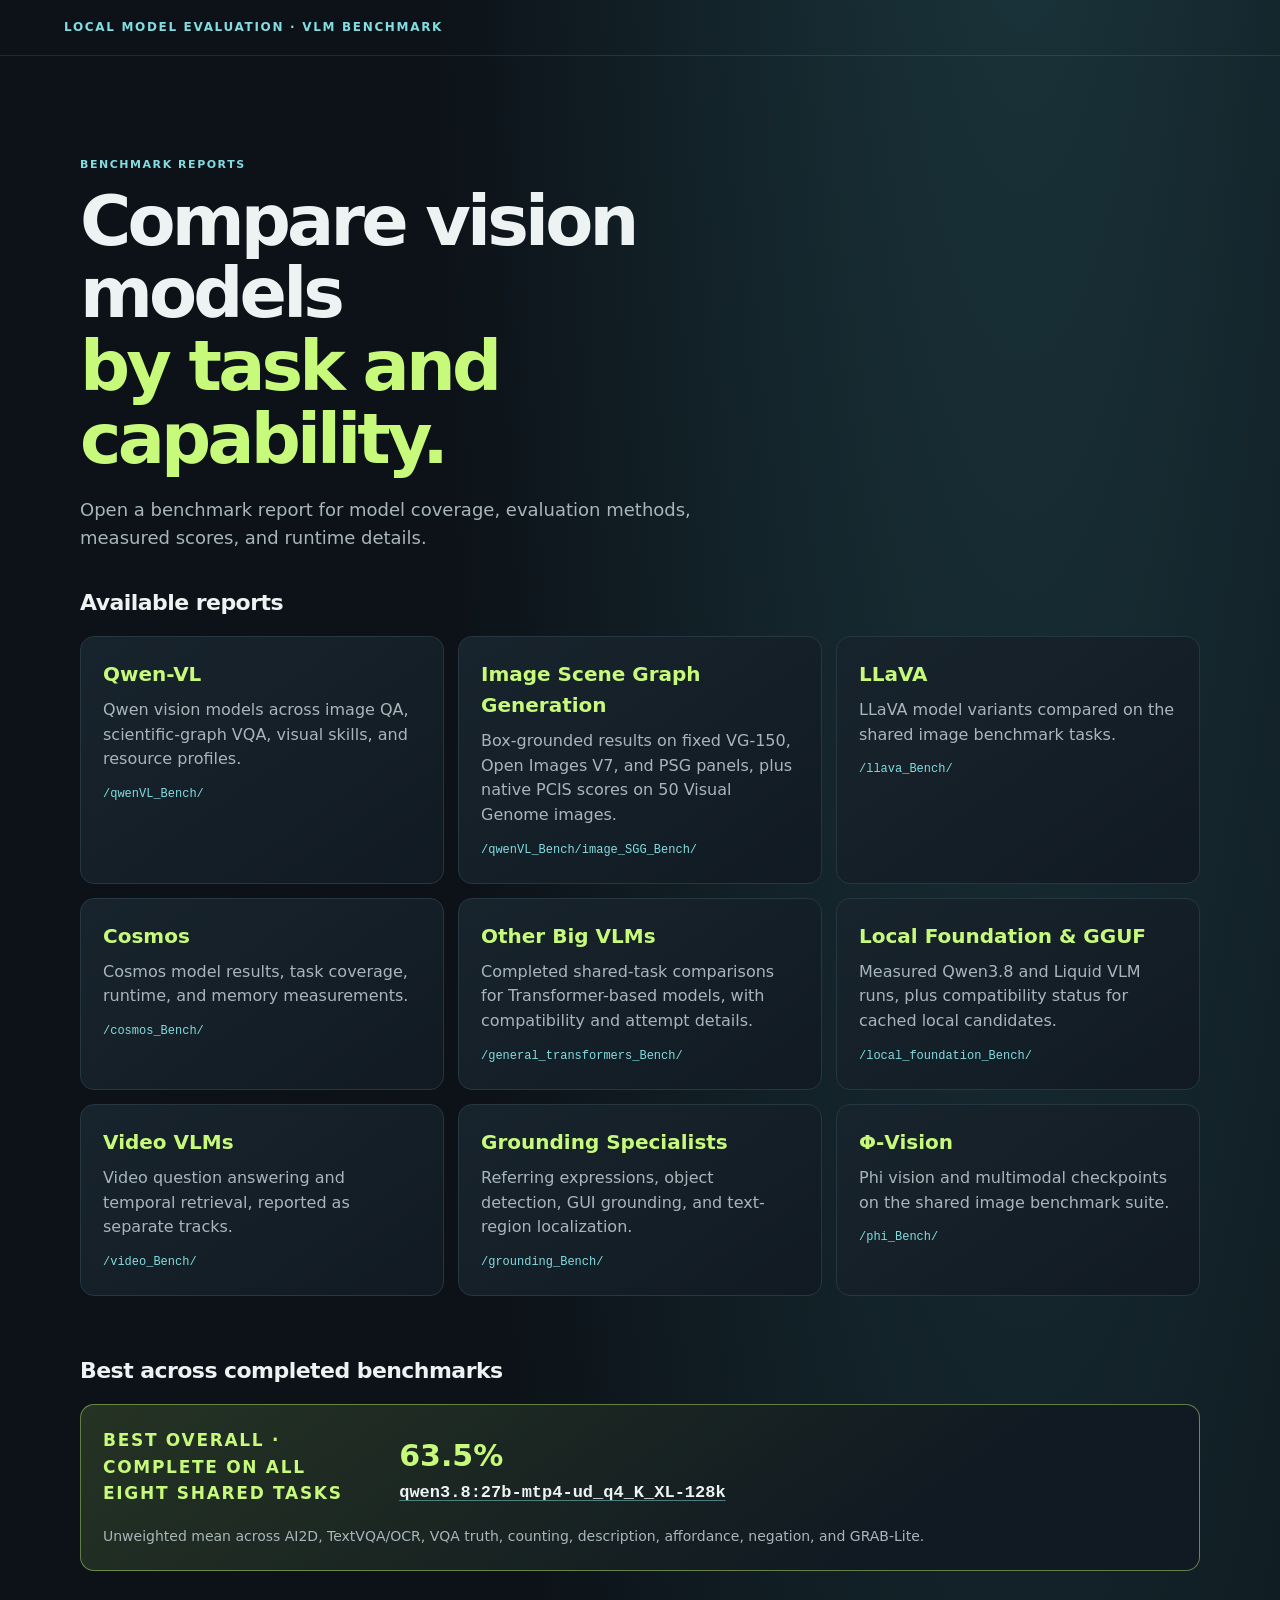
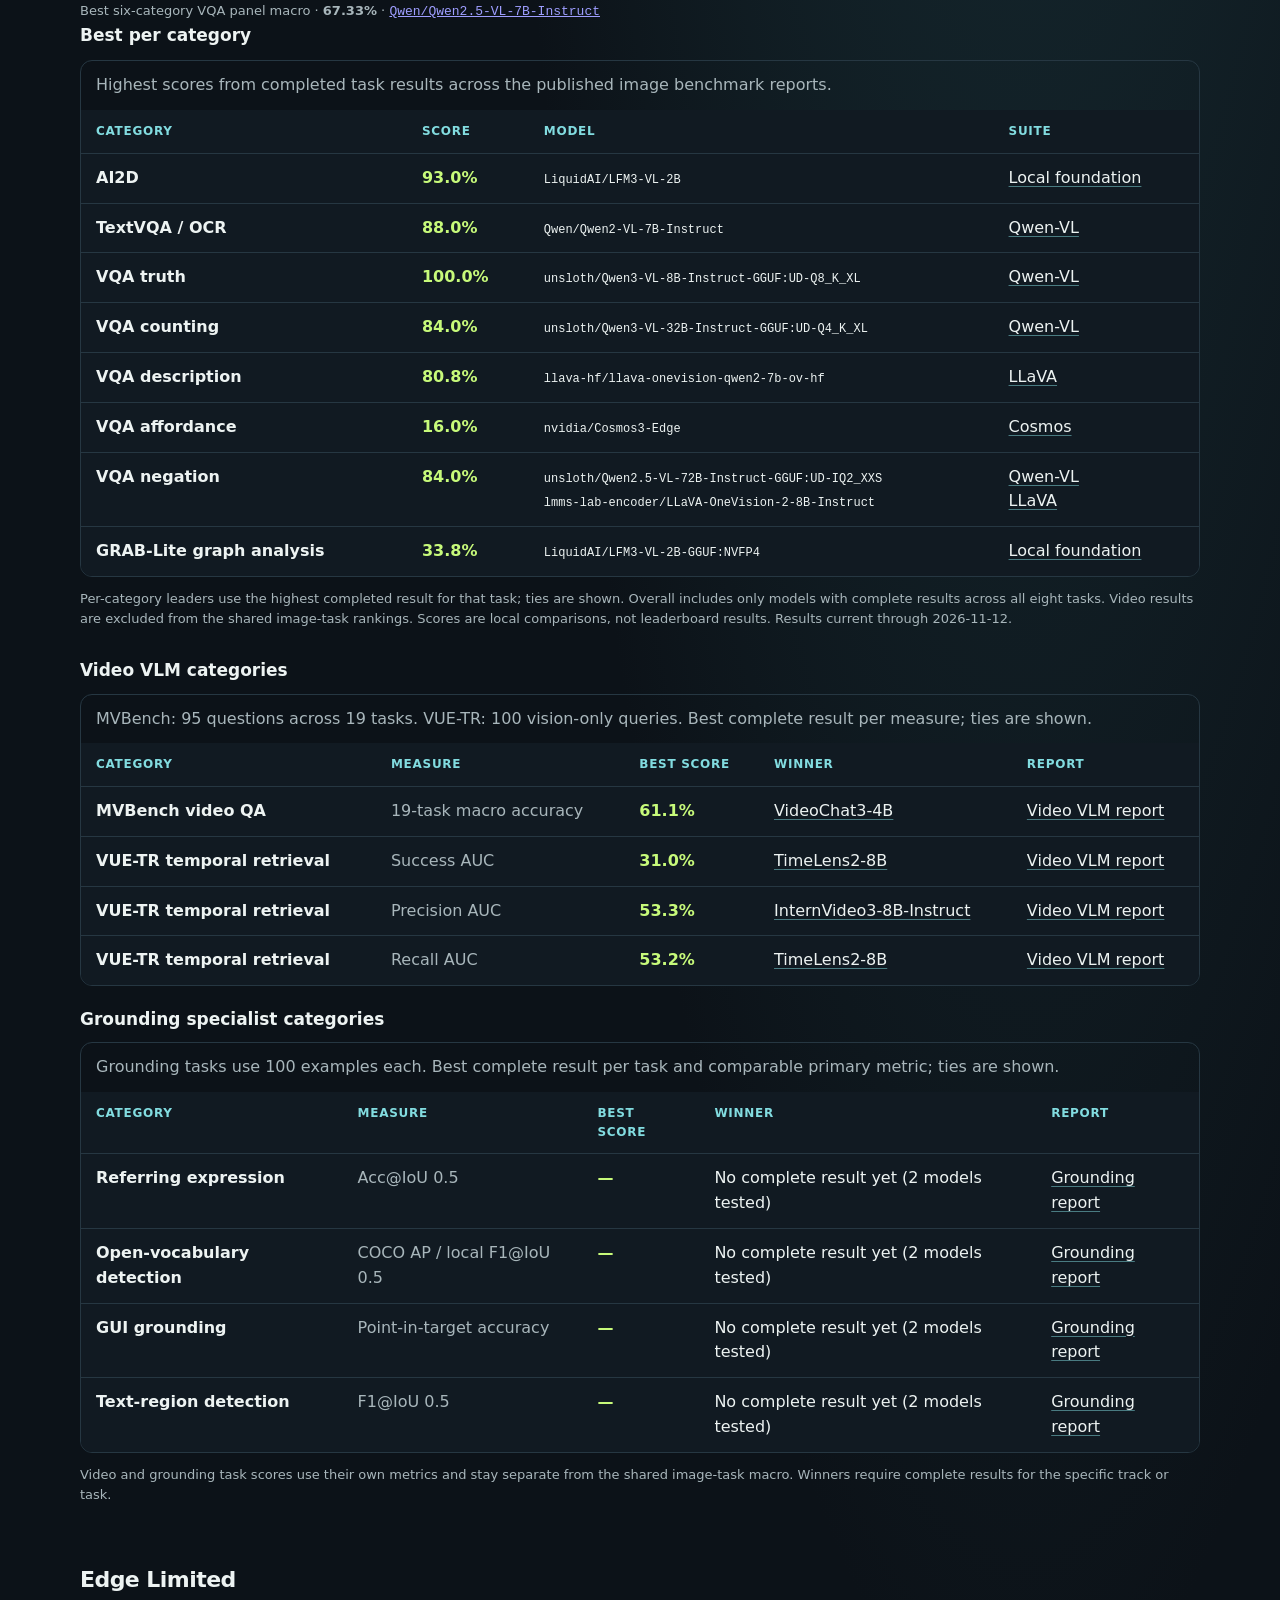
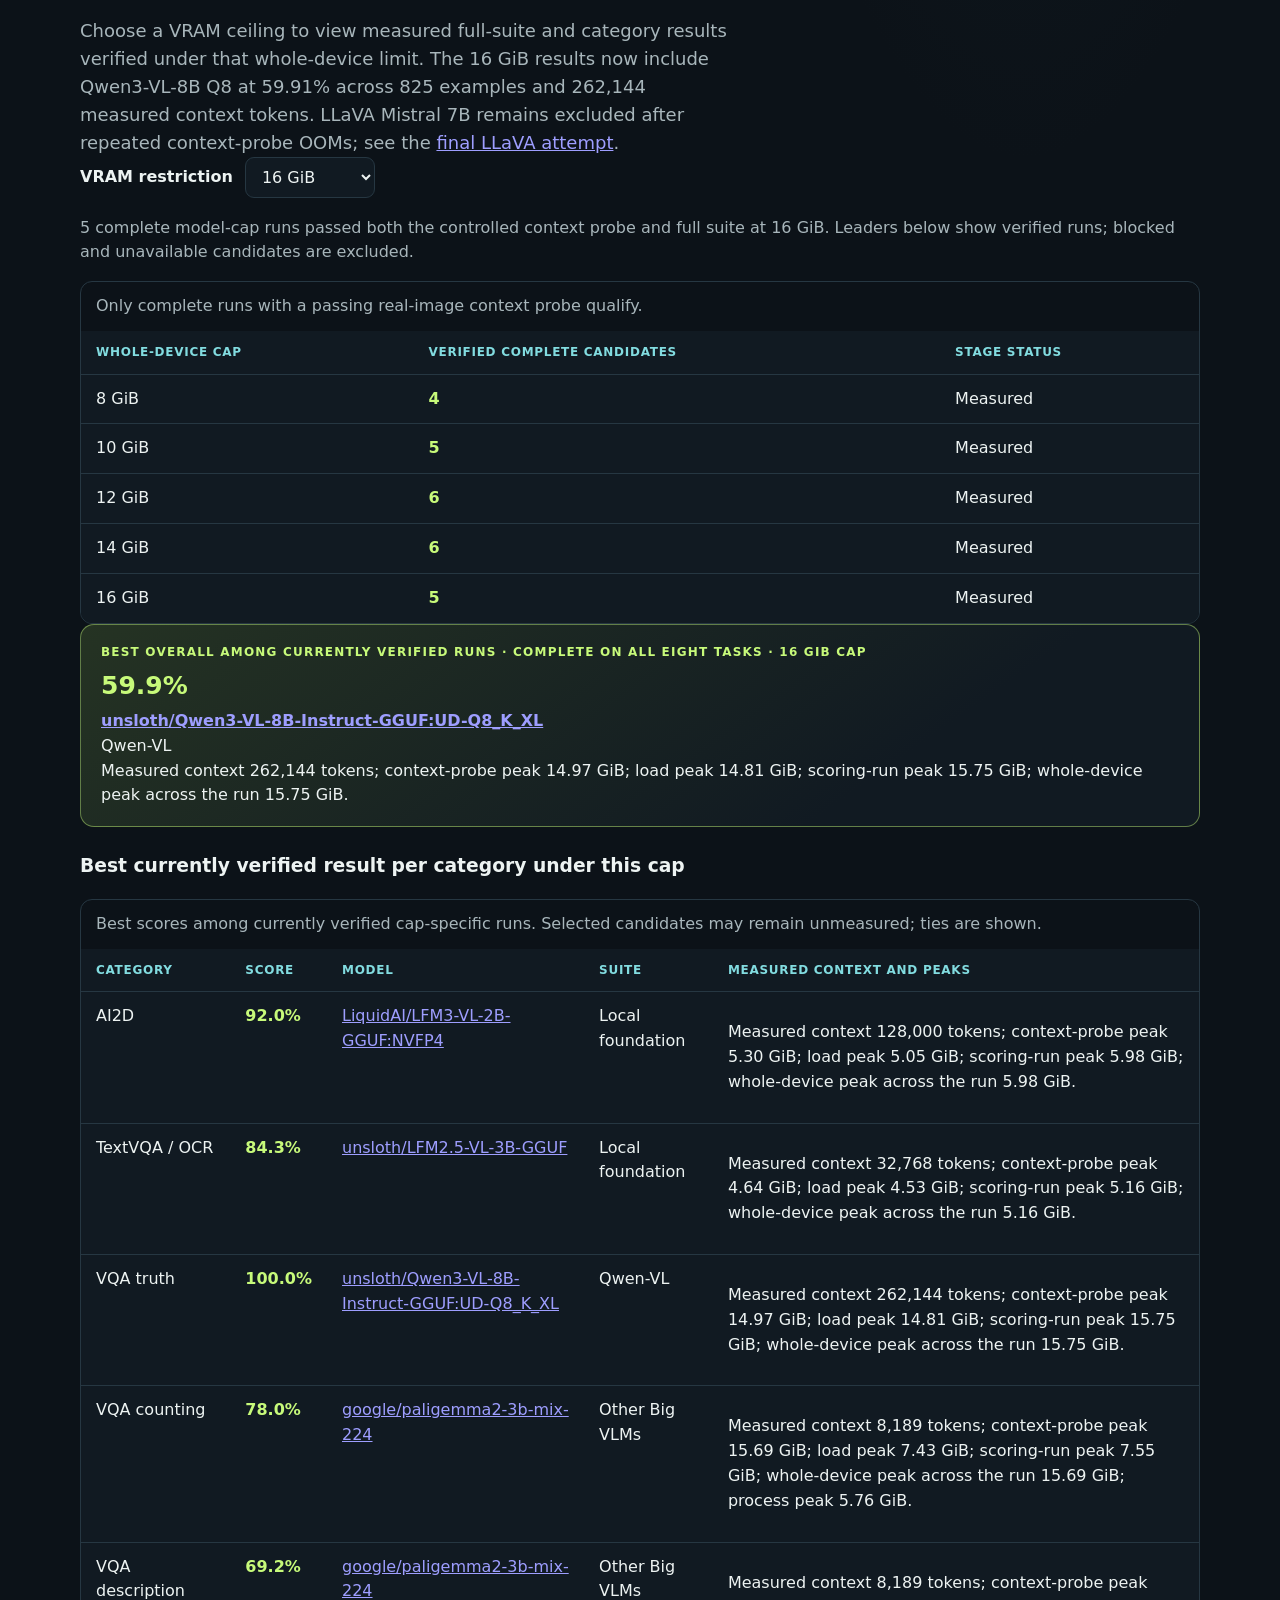
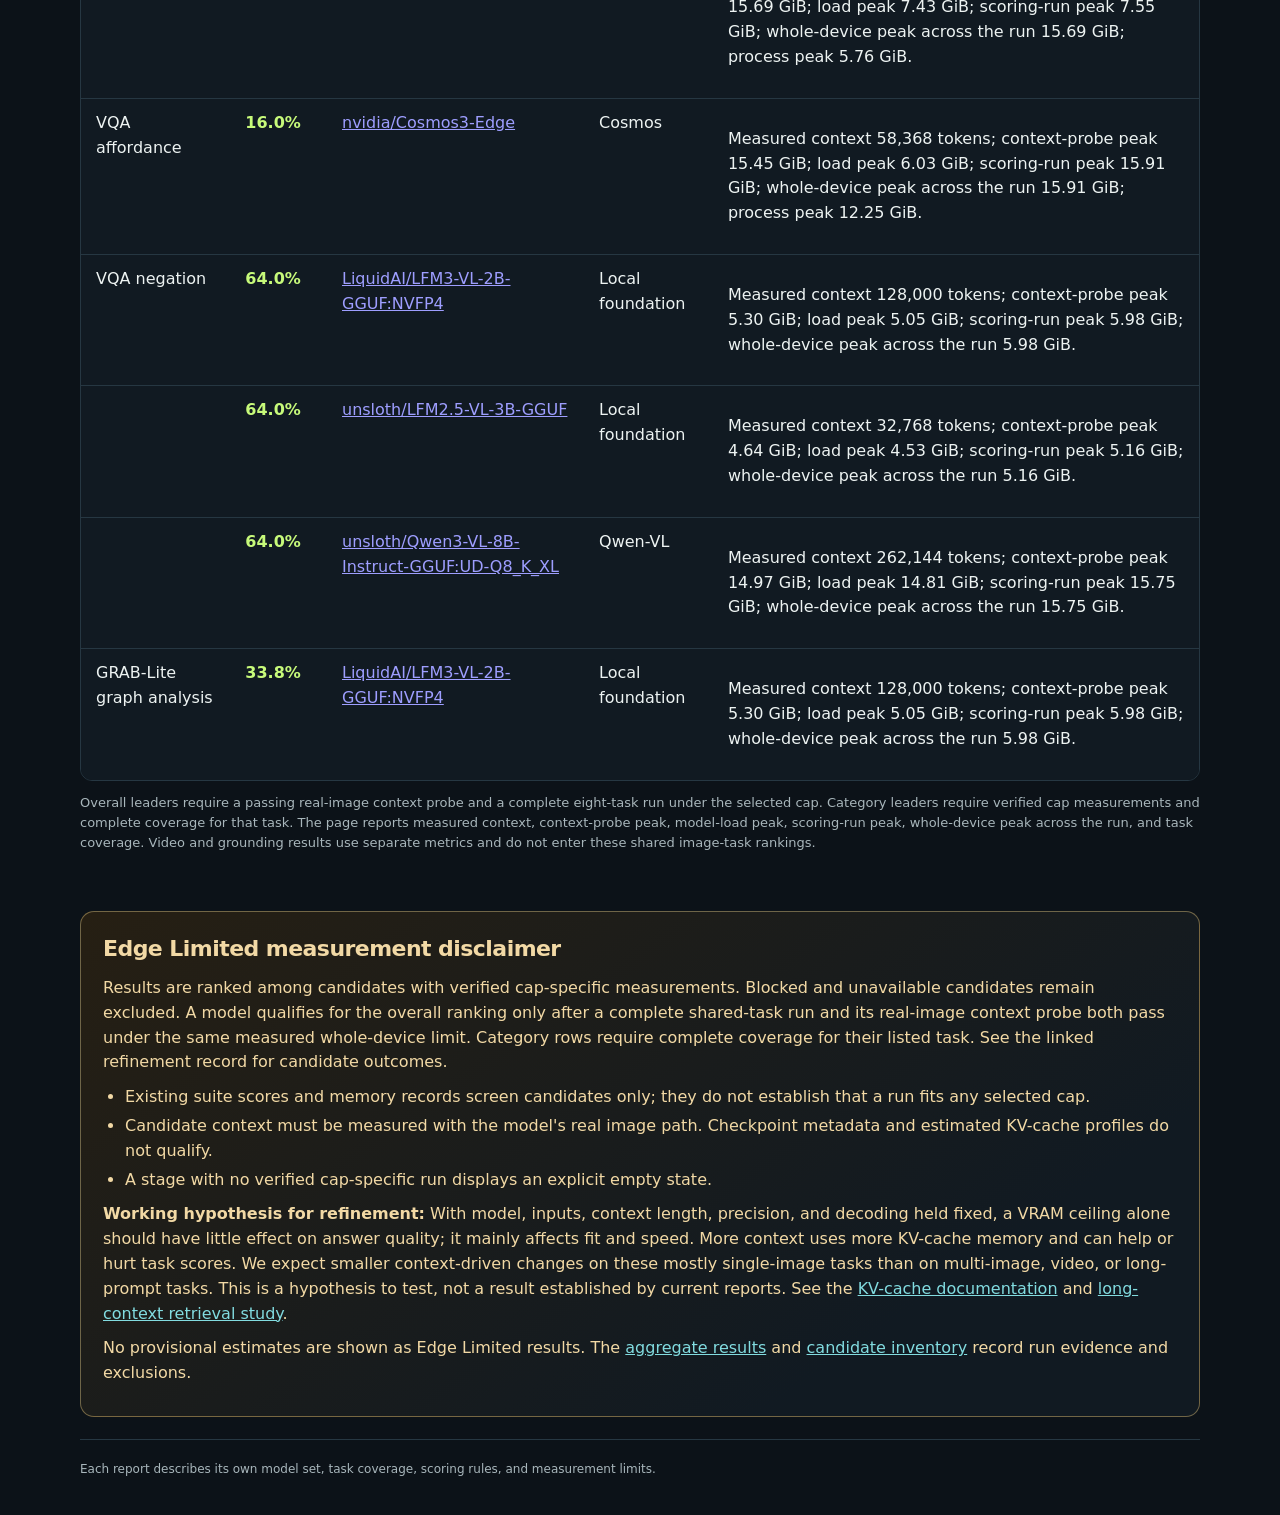
<file: index.html>
<!doctype html>
<html lang="en">
<head>
  <meta charset="utf-8">
  <meta name="viewport" content="width=device-width, initial-scale=1">
  <meta name="theme-color" content="#0c1218">
  <meta name="description" content="Static reports for locally run vision-language model benchmarks.">
  <title>VLM Benchmark Reports</title>
  <style>
    :root {
      color-scheme: dark;
      --bg: #0c1218;
      --surface: #111a22;
      --line: #263742;
      --text: #edf3f2;
      --muted: #a8b6bb;
      --green: #c7fa7a;
      --cyan: #82dce0;
    }
    * { box-sizing: border-box; }
    body {
      margin: 0;
      min-height: 100vh;
      background: radial-gradient(ellipse at 80% -15%, #1c3940 0, transparent 42%), var(--bg);
      color: var(--text);
      font: 16px/1.55 system-ui, sans-serif;
    }
    header {
      border-bottom: 1px solid #ffffff18;
      padding: 18px clamp(20px, 5vw, 72px);
      color: var(--cyan);
      font-size: 12px;
      font-weight: 700;
      letter-spacing: .14em;
      text-transform: uppercase;
    }
    main { width: min(1120px, calc(100% - 40px)); margin: 0 auto; }
    .hero { padding: clamp(48px, 9vw, 100px) 0 34px; }
    .eyebrow {
      margin: 0 0 12px;
      color: var(--cyan);
      font-size: 11px;
      font-weight: 700;
      letter-spacing: .14em;
      text-transform: uppercase;
    }
    h1 {
      max-width: 780px;
      margin: 0;
      font-size: clamp(38px, 7vw, 70px);
      line-height: 1.04;
      letter-spacing: -.055em;
    }
    h1 span { color: var(--green); }
    .intro { max-width: 650px; margin: 20px 0 0; color: var(--muted); font-size: 18px; }
    h2 { margin: 0 0 16px; font-size: 22px; letter-spacing: -.025em; }
    .reports {
      display: grid;
      grid-template-columns: repeat(auto-fit, minmax(min(100%, 300px), 1fr));
      gap: 14px;
      padding-bottom: 58px;
    }
    .report-link {
      display: block;
      min-height: 150px;
      padding: 22px;
      border: 1px solid var(--line);
      border-radius: 14px;
      background: linear-gradient(145deg, #18242d, var(--surface));
      color: inherit;
      text-decoration: none;
      transition: border-color .15s ease, transform .15s ease;
    }
    .report-link:hover { border-color: var(--cyan); transform: translateY(-2px); }
    .report-link:focus-visible { outline: 3px solid var(--green); outline-offset: 3px; }
    .report-link h3 { margin: 0 0 8px; color: var(--green); font-size: 20px; }
    .report-link p { margin: 0; color: var(--muted); }
    .path { display: inline-block; margin-top: 15px; color: var(--cyan); font: 12px ui-monospace, monospace; }
    .leaders { padding: 0 0 58px; }
    .overall-leader {
      display: grid;
      grid-template-columns: minmax(180px, .7fr) 2fr;
      gap: 8px 24px;
      align-items: center;
      margin: 0 0 30px;
      padding: 22px;
      border: 1px solid #c7fa7a70;
      border-radius: 14px;
      background: linear-gradient(145deg, #253323, #111a22 72%);
    }
    .overall-label { margin: 0; color: var(--green); font-size: 12px; font-weight: 700; letter-spacing: .1em; text-transform: uppercase; }
    .overall-score { color: var(--green); font-size: 30px; font-weight: 750; line-height: 1.15; }
    .overall-model { margin: 5px 0 0; overflow-wrap: anywhere; font-size: 17px; font-weight: 650; }
    .overall-model a, .leader-table a { color: inherit; text-decoration-color: #82dce080; text-underline-offset: 3px; }
    .overall-note { grid-column: 1 / -1; margin: 0; color: var(--muted); font-size: 14px; }
    .leaders h3 { margin: 0 0 12px; font-size: 17px; }
    .leader-table-wrap { overflow-x: auto; border: 1px solid var(--line); border-radius: 12px; }
    .leader-table-wrap:focus-visible { outline: 3px solid var(--green); outline-offset: 3px; }
    .leader-table { width: 100%; min-width: 760px; border-collapse: collapse; background: var(--surface); text-align: left; }
    .leader-table caption { padding: 12px 15px; color: var(--muted); text-align: left; }
    .leader-table th, .leader-table td { padding: 12px 15px; border-bottom: 1px solid var(--line); vertical-align: top; }
    .leader-table th { color: var(--cyan); font-size: 12px; letter-spacing: .06em; text-transform: uppercase; }
    .leader-table td:first-child { font-weight: 650; }
    .leader-table td:nth-child(2) { color: var(--green); font-weight: 700; white-space: nowrap; }
    .specialist-table td:nth-child(2) { color: var(--muted); font-weight: 400; white-space: normal; }
    .specialist-table td:nth-child(3) { color: var(--green); font-weight: 700; white-space: nowrap; }
    .leader-table code { overflow-wrap: anywhere; font: 12px/1.5 ui-monospace, monospace; }
    .leader-table tr:last-child td { border-bottom: 0; }
    .leader-suite { white-space: nowrap; }
    .leader-method { margin: 12px 0 0; color: var(--muted); font-size: 13px; }
    .specialist-leaders { display: grid; gap: 20px; margin-top: 28px; }
    .specialist-leaders h3 { margin: 0 0 10px; }
    .edge-limited { padding: 0 0 58px; }
    .edge-controls { display: flex; align-items: center; gap: 12px; flex-wrap: wrap; margin: 0 0 18px; }
    .edge-controls label { font-weight: 650; }
    .edge-controls select { min-width: 130px; padding: 9px 34px 9px 12px; border: 1px solid var(--line); border-radius: 9px; background: var(--surface); color: var(--text); font: inherit; }
    .edge-controls select:focus-visible { outline: 3px solid var(--green); outline-offset: 3px; }
    .edge-overall { margin: 0 0 24px; padding: 18px 20px; border: 1px solid #c7fa7a70; border-radius: 14px; background: linear-gradient(145deg, #253323, #111a22 72%); }
    .edge-overall h3 { margin: 0 0 6px; color: var(--green); font-size: 12px; letter-spacing: .1em; text-transform: uppercase; }
    .edge-overall p { margin: 0; }
    .edge-score { color: var(--green); font-size: 25px; font-weight: 750; }
    .edge-model { margin-top: 3px !important; overflow-wrap: anywhere; font-weight: 650; }
    .edge-table-wrap { overflow-x: auto; border: 1px solid var(--line); border-radius: 12px; }
    .edge-table-wrap:focus-visible { outline: 3px solid var(--green); outline-offset: 3px; }
    .edge-table { width: 100%; min-width: 880px; border-collapse: collapse; background: var(--surface); text-align: left; }
    .edge-table caption { padding: 12px 15px; color: var(--muted); text-align: left; }
    .edge-table th, .edge-table td { padding: 12px 15px; border-bottom: 1px solid var(--line); vertical-align: top; }
    .edge-table th { color: var(--cyan); font-size: 12px; letter-spacing: .06em; text-transform: uppercase; }
    .edge-table td:nth-child(2) { color: var(--green); font-weight: 700; white-space: nowrap; }
    .edge-table code { overflow-wrap: anywhere; font: 12px/1.5 ui-monospace, monospace; }
    .edge-profile { min-width: 245px; color: var(--muted); font-size: 12px; }
    .edge-profile p { margin: 0 0 4px; }
    .edge-profile p:last-child { margin-bottom: 0; }
    .edge-table tr:last-child td { border-bottom: 0; }
    .edge-status { color: var(--muted); min-height: 1.5em; }
    .edge-method { margin: 12px 0 0; color: var(--muted); font-size: 13px; }
    .edge-disclaimer { margin: 0 0 22px; padding: 20px 22px; border: 1px solid #e4c57a70; border-radius: 14px; background: linear-gradient(145deg, #261f13, #111a22 76%); color: #f2d9a5; }
    .edge-disclaimer h2 { margin: 0 0 10px; color: #f2d9a5; }
    .edge-disclaimer p { margin: 0 0 10px; }
    .edge-disclaimer ul { margin: 8px 0 10px; padding-left: 22px; }
    .edge-disclaimer li { margin: 4px 0; }
    .edge-disclaimer a { color: var(--cyan); }
    footer {
      border-top: 1px solid var(--line);
      padding: 20px 0 34px;
      color: var(--muted);
      font-size: 12px;
    }
    @media (max-width: 620px) {
      .overall-leader { grid-template-columns: 1fr; gap: 8px; }
      .overall-note { grid-column: auto; }
    }
    @media (prefers-reduced-motion: reduce) {
      *, *::before, *::after { scroll-behavior: auto !important; transition-duration: .01ms !important; }
    }
  </style>
</head>
<body>
  <header>Local model evaluation · VLM benchmark</header>
  <main>
    <section class="hero" aria-labelledby="page-title">
      <p class="eyebrow">Benchmark reports</p>
      <h1 id="page-title">Compare vision models<br><span>by task and capability.</span></h1>
      <p class="intro">Open a benchmark report for model coverage, evaluation methods, measured scores, and runtime details.</p>
    </section>

    <section aria-labelledby="available-reports">
      <h2 id="available-reports">Available reports</h2>
      <div class="reports">
        <a class="report-link" href="qwenVL_Bench/">
          <h3>Qwen-VL</h3>
          <p>Qwen vision models across image QA, scientific-graph VQA, visual skills, and resource profiles.</p>
          <span class="path">/qwenVL_Bench/</span>
        </a>
        <a class="report-link" href="qwenVL_Bench/image_SGG_Bench/">
          <h3>Image Scene Graph Generation</h3>
          <p>Box-grounded results on fixed VG-150, Open Images V7, and PSG panels, plus native PCIS scores on 50 Visual Genome images.</p>
          <span class="path">/qwenVL_Bench/image_SGG_Bench/</span>
        </a>
        <a class="report-link" href="llava_Bench/">
          <h3>LLaVA</h3>
          <p>LLaVA model variants compared on the shared image benchmark tasks.</p>
          <span class="path">/llava_Bench/</span>
        </a>
        <a class="report-link" href="cosmos_Bench/">
          <h3>Cosmos</h3>
          <p>Cosmos model results, task coverage, runtime, and memory measurements.</p>
          <span class="path">/cosmos_Bench/</span>
        </a>
        <a class="report-link" href="general_transformers_Bench/">
          <h3>Other Big VLMs</h3>
          <p>Completed shared-task comparisons for Transformer-based models, with compatibility and attempt details.</p>
          <span class="path">/general_transformers_Bench/</span>
        </a>
        <a class="report-link" href="local_foundation_Bench/">
          <h3>Local Foundation &amp; GGUF</h3>
          <p>Measured Qwen3.8 and Liquid VLM runs, plus compatibility status for cached local candidates.</p>
          <span class="path">/local_foundation_Bench/</span>
        </a>
        <a class="report-link" href="video_Bench/">
          <h3>Video VLMs</h3>
          <p>Video question answering and temporal retrieval, reported as separate tracks.</p>
          <span class="path">/video_Bench/</span>
        </a>
        <a class="report-link" href="grounding_Bench/">
          <h3>Grounding Specialists</h3>
          <p>Referring expressions, object detection, GUI grounding, and text-region localization.</p>
          <span class="path">/grounding_Bench/</span>
        </a>
        <a class="report-link" href="phi_Bench/">
          <h3>Φ-Vision</h3>
          <p>Phi vision and multimodal checkpoints on the shared image benchmark suite.</p>
          <span class="path">/phi_Bench/</span>
        </a>
      </div>
    </section>

    <section class="leaders" aria-labelledby="benchmark-leaders">
      <h2 id="benchmark-leaders">Best across completed benchmarks</h2>
      <div class="overall-leader">
        <h3 class="overall-label">Best overall · complete on all eight shared tasks</h3>
        <div>
          <div class="overall-score">63.5%</div>
          <p class="overall-model"><a href="local_foundation_Bench/"><code>qwen3.8:27b-mtp4-ud_q4_K_XL-128k</code></a></p>
        </div>
        <p class="overall-note">Unweighted mean across AI2D, TextVQA/OCR, VQA truth, counting, description, affordance, negation, and GRAB-Lite.</p>
      </div>

      <p class="leader-method">Best six-category VQA panel macro · <strong>67.33%</strong> · <a href="qwenVL_Bench/"><code>Qwen/Qwen2.5-VL-7B-Instruct</code></a></p>
      <h3>Best per category</h3>
      <div class="leader-table-wrap" role="region" aria-label="Best model scores by category" tabindex="0">
        <table class="leader-table">
          <caption>Highest scores from completed task results across the published image benchmark reports.</caption>
          <thead>
            <tr><th scope="col">Category</th><th scope="col">Score</th><th scope="col">Model</th><th scope="col">Suite</th></tr>
          </thead>
          <tbody>
            <tr><td>AI2D</td><td>93.0%</td><td><code>LiquidAI/LFM3-VL-2B</code></td><td class="leader-suite"><a href="local_foundation_Bench/">Local foundation</a></td></tr>
            <tr><td>TextVQA / OCR</td><td>88.0%</td><td><code>Qwen/Qwen2-VL-7B-Instruct</code></td><td class="leader-suite"><a href="qwenVL_Bench/">Qwen-VL</a></td></tr>
            <tr><td>VQA truth</td><td>100.0%</td><td><code>unsloth/Qwen3-VL-8B-Instruct-GGUF:UD-Q8_K_XL</code></td><td class="leader-suite"><a href="qwenVL_Bench/">Qwen-VL</a></td></tr>
            <tr><td>VQA counting</td><td>84.0%</td><td><code>unsloth/Qwen3-VL-32B-Instruct-GGUF:UD-Q4_K_XL</code></td><td class="leader-suite"><a href="qwenVL_Bench/">Qwen-VL</a></td></tr>
            <tr><td>VQA description</td><td>80.8%</td><td><code>llava-hf/llava-onevision-qwen2-7b-ov-hf</code></td><td class="leader-suite"><a href="llava_Bench/">LLaVA</a></td></tr>
            <tr><td>VQA affordance</td><td>16.0%</td><td><code>nvidia/Cosmos3-Edge</code></td><td class="leader-suite"><a href="cosmos_Bench/">Cosmos</a></td></tr>
            <tr>
              <td>VQA negation</td><td>84.0%</td>
              <td><code>unsloth/Qwen2.5-VL-72B-Instruct-GGUF:UD-IQ2_XXS</code><br><code>lmms-lab-encoder/LLaVA-OneVision-2-8B-Instruct</code></td>
              <td class="leader-suite"><a href="qwenVL_Bench/">Qwen-VL</a><br><a href="llava_Bench/">LLaVA</a></td>
            </tr>
            <tr><td>GRAB-Lite graph analysis</td><td>33.8%</td><td><code>LiquidAI/LFM3-VL-2B-GGUF:NVFP4</code></td><td class="leader-suite"><a href="local_foundation_Bench/">Local foundation</a></td></tr>
          </tbody>
        </table>
      </div>
      <p class="leader-method">Per-category leaders use the highest completed result for that task; ties are shown. Overall includes only models with complete results across all eight tasks. Video results are excluded from the shared image-task rankings. Scores are local comparisons, not leaderboard results. Results current through 2026-11-12.</p>
      <div class="specialist-leaders" aria-live="polite">
        <div>
          <h3>Video VLM categories</h3>
          <div id="video-specialist-leaders" class="leader-table-wrap" role="region" aria-label="Video VLM category leaders" tabindex="0"><p class="leader-method">Loading video results…</p></div>
        </div>
        <div>
          <h3>Grounding specialist categories</h3>
          <div id="grounding-specialist-leaders" class="leader-table-wrap" role="region" aria-label="Grounding specialist category leaders" tabindex="0"><p class="leader-method">Loading grounding results…</p></div>
        </div>
      </div>
      <p class="leader-method">Video and grounding task scores use their own metrics and stay separate from the shared image-task macro. Winners require complete results for the specific track or task.</p>
    </section>

    <section class="edge-limited" aria-labelledby="edge-limited-title">
      <h2 id="edge-limited-title">Edge Limited</h2>
      <p class="intro">Choose a VRAM ceiling to view measured full-suite and category results verified under that whole-device limit. The 16 GiB results now include Qwen3-VL-8B Q8 at 59.91% across 825 examples and 262,144 measured context tokens. LLaVA Mistral 7B remains excluded after repeated context-probe OOMs; see the <a href="llava_Bench/results/edge_refinement/16gib/20261106-07-llava-mistral-reserve062-expandable-final/report.md">final LLaVA attempt</a>.</p>
      <div class="edge-controls">
        <label for="edge-vram-limit">VRAM restriction</label>
        <select id="edge-vram-limit" name="vram-limit">
          <option value="8">8 GiB</option>
          <option value="10">10 GiB</option>
          <option value="12">12 GiB</option>
          <option value="14">14 GiB</option>
          <option value="16" selected>16 GiB</option>
        </select>
      </div>
      <p id="edge-status" class="edge-status" role="status" aria-live="polite">Loading benchmark memory and score records…</p>
      <div id="edge-stage-summary" class="edge-table-wrap" role="region" aria-label="Cap-specific validation status" tabindex="0"></div>
      <div id="edge-overall" class="edge-overall" aria-live="polite"></div>
      <h3>Best currently verified result per category under this cap</h3>
      <div id="edge-categories" class="edge-table-wrap" role="region" aria-label="Best model scores by category under the selected VRAM cap" tabindex="0"></div>
      <p class="edge-method">Overall leaders require a passing real-image context probe and a complete eight-task run under the selected cap. Category leaders require verified cap measurements and complete coverage for that task. The page reports measured context, context-probe peak, model-load peak, scoring-run peak, whole-device peak across the run, and task coverage. Video and grounding results use separate metrics and do not enter these shared image-task rankings.</p>
    </section>

    <aside class="edge-disclaimer" aria-labelledby="edge-disclaimer-title">
      <h2 id="edge-disclaimer-title">Edge Limited measurement disclaimer</h2>
      <p>Results are ranked among candidates with verified cap-specific measurements. Blocked and unavailable candidates remain excluded. A model qualifies for the overall ranking only after a complete shared-task run and its real-image context probe both pass under the same measured whole-device limit. Category rows require complete coverage for their listed task. See the linked refinement record for candidate outcomes.</p>
      <ul>
        <li>Existing suite scores and memory records screen candidates only; they do not establish that a run fits any selected cap.</li>
        <li>Candidate context must be measured with the model's real image path. Checkpoint metadata and estimated KV-cache profiles do not qualify.</li>
        <li>A stage with no verified cap-specific run displays an explicit empty state.</li>
      </ul>
      <p><b>Working hypothesis for refinement:</b> With model, inputs, context length, precision, and decoding held fixed, a VRAM ceiling alone should have little effect on answer quality; it mainly affects fit and speed. More context uses more KV-cache memory and can help or hurt task scores. We expect smaller context-driven changes on these mostly single-image tasks than on multi-image, video, or long-prompt tasks. This is a hypothesis to test, not a result established by current reports. See the <a href="https://huggingface.co/docs/transformers/kv_cache">KV-cache documentation</a> and <a href="https://arxiv.org/abs/2307.03172">long-context retrieval study</a>.</p>
      <p>No provisional estimates are shown as Edge Limited results. The <a href="edge-refinement-data.json">aggregate results</a> and <a href="edge-refinement-candidates.json">candidate inventory</a> record run evidence and exclusions.</p>
    </aside>

    <footer>Each report describes its own model set, task coverage, scoring rules, and measurement limits.</footer>
  </main>
  <script src="grounding_Bench/data.js" defer></script>
  <script src="edge-limited.js" defer></script>
  <script src="specialist-leaders.js" defer></script>
</body>
</html>
</file>
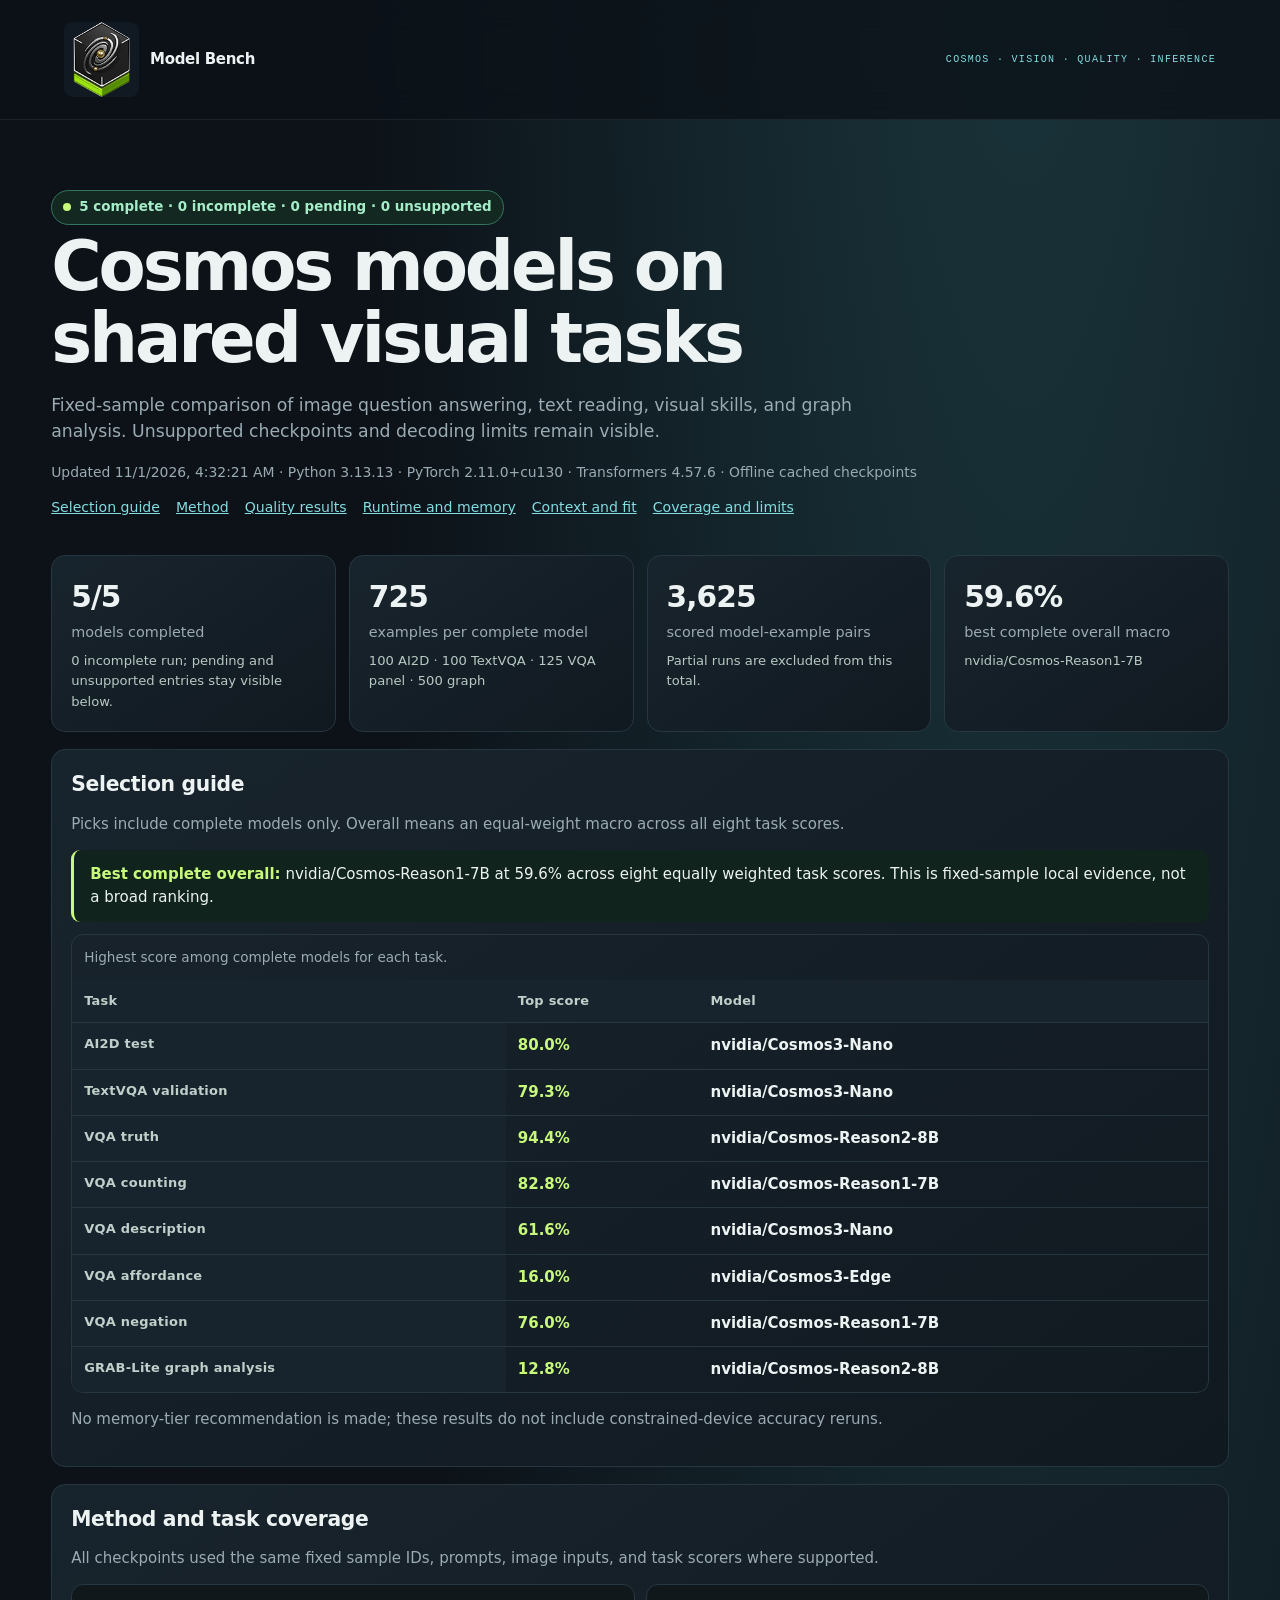
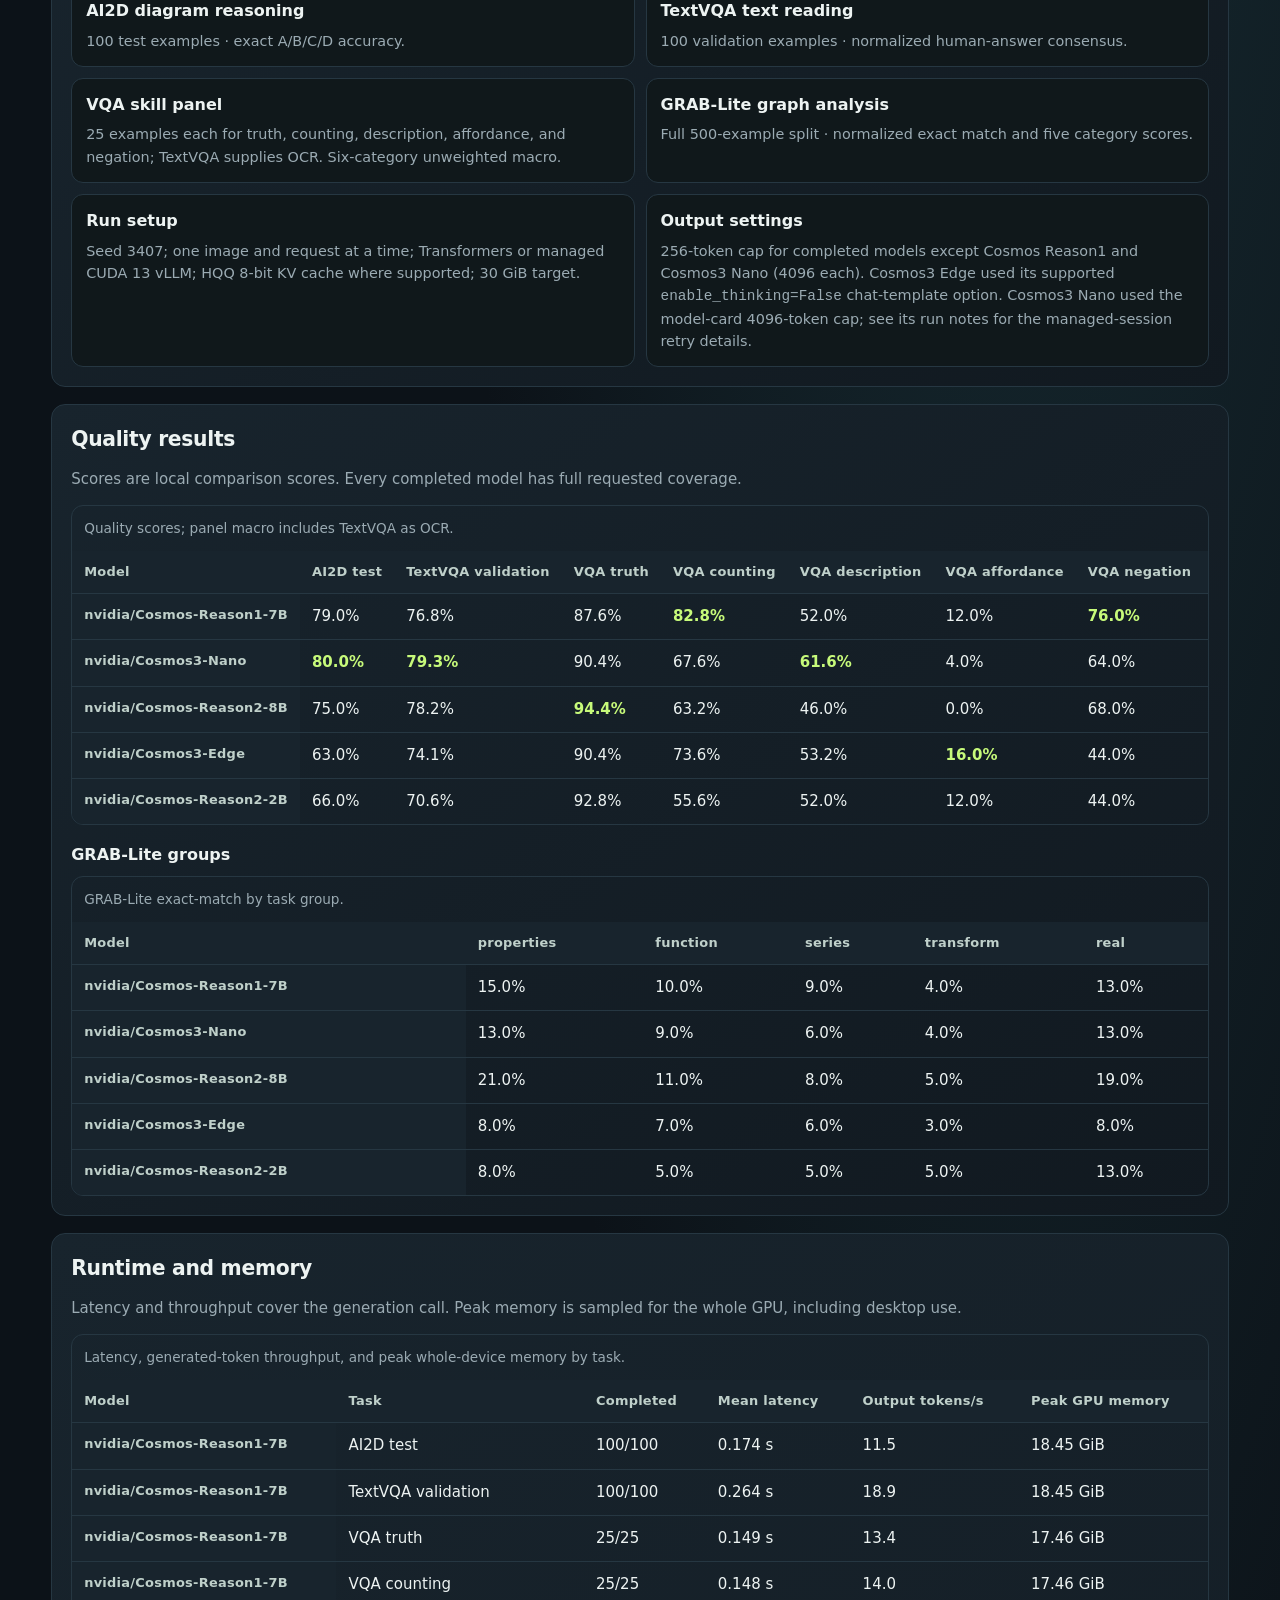
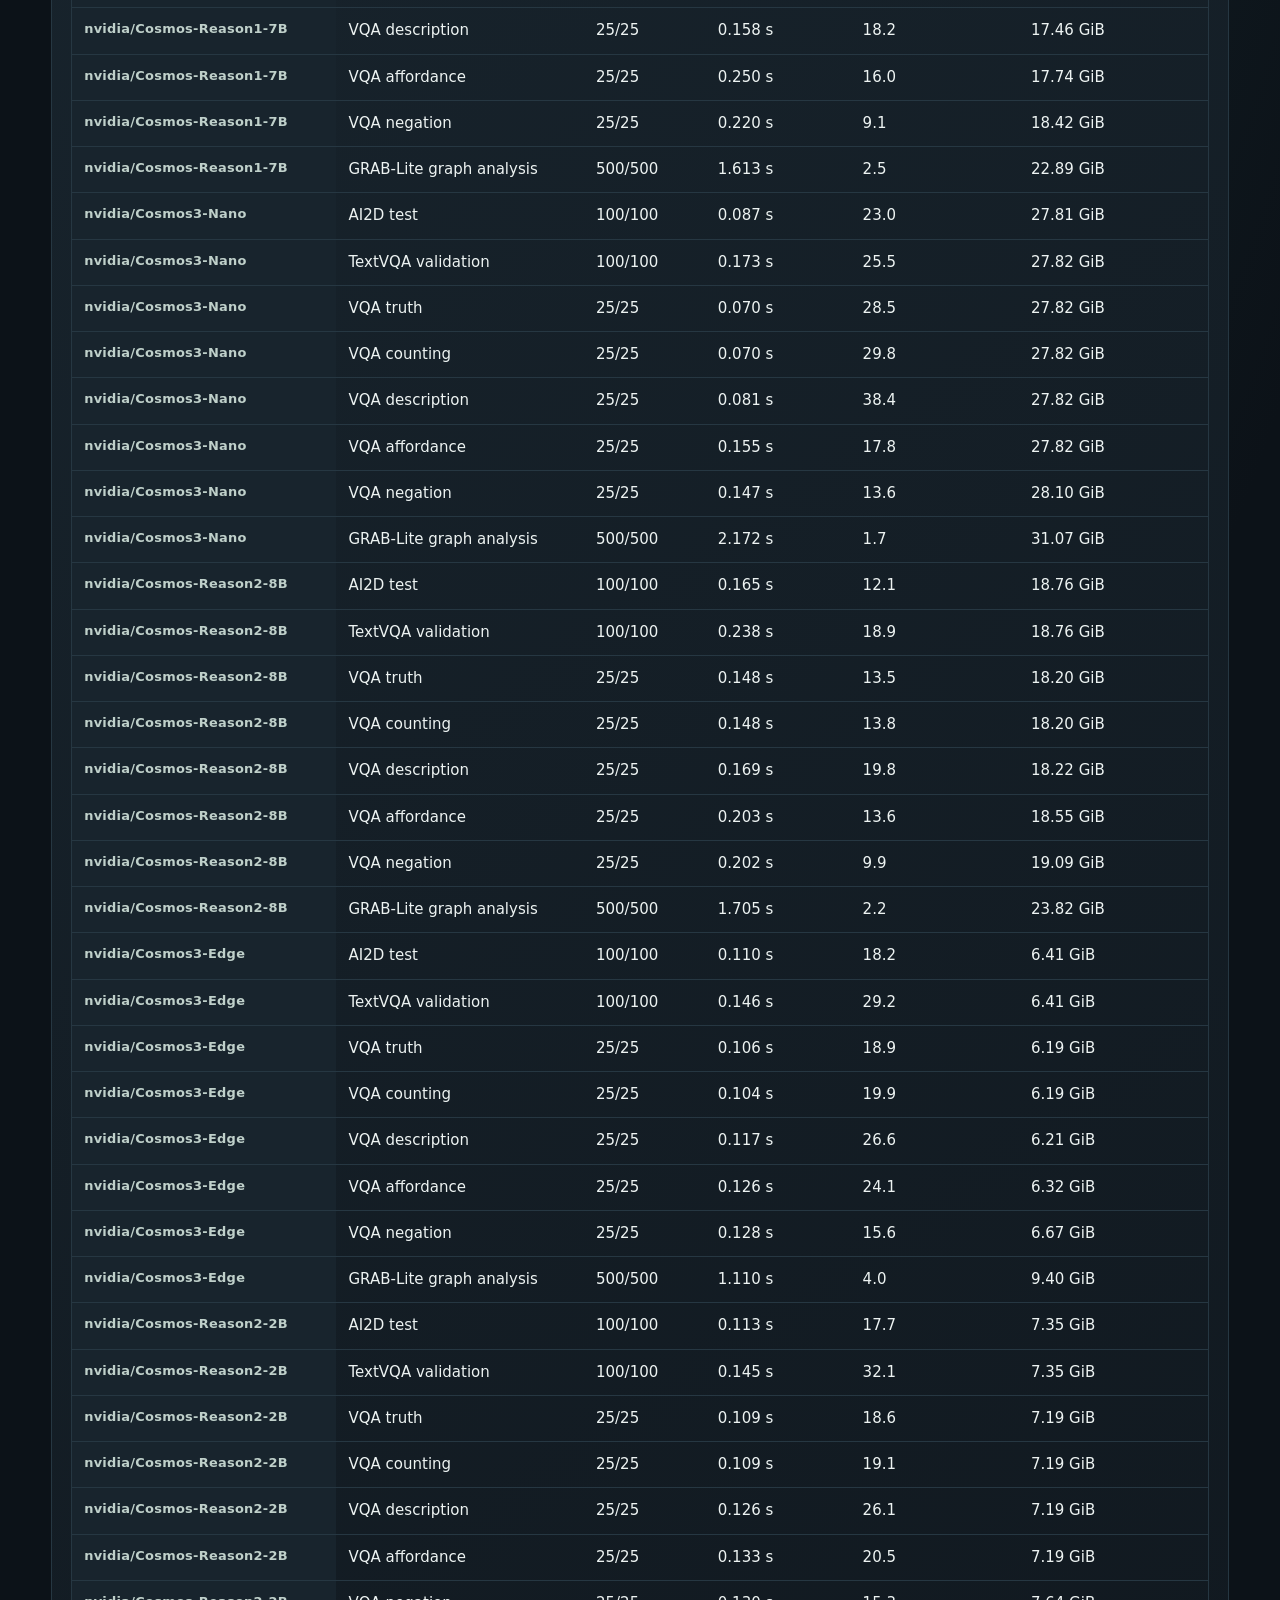
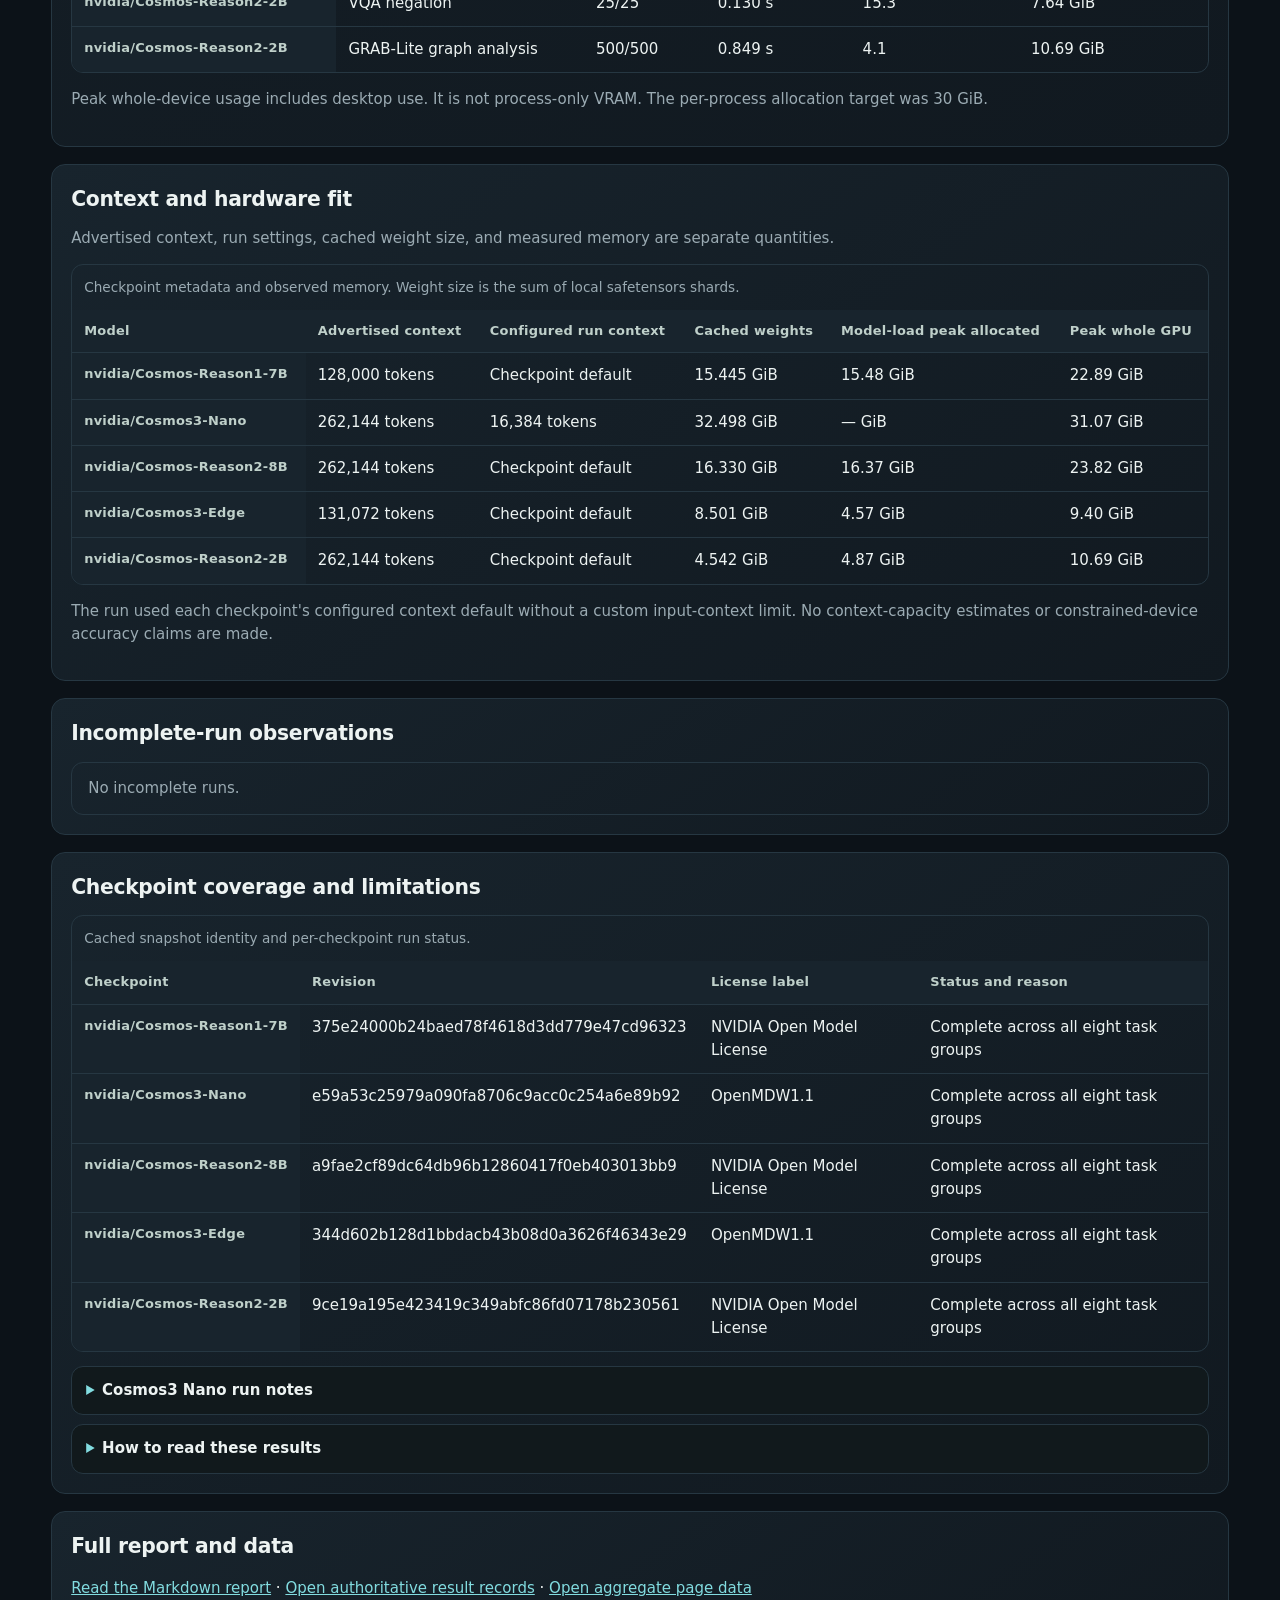
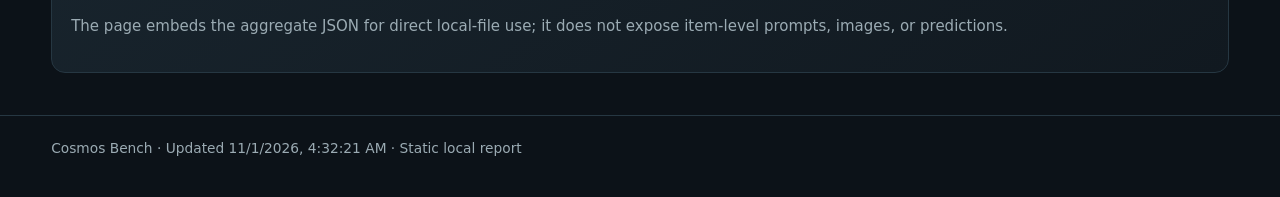
<file: cosmos_Bench/index.html>
<!doctype html>
<html lang="en">
<head>
<meta charset="utf-8">
<meta name="viewport" content="width=device-width, initial-scale=1">
<meta name="description" content="Measured results for the local Cosmos vision-language benchmark.">
<link rel="icon" type="image/svg+xml" href="cosmos-mark.svg" sizes="any">
<title>Cosmos VLM Benchmark</title>
<style>
:root{color-scheme:dark;--bg:#0c1218;--panel:#111a22;--panel2:#17232d;--line:#263742;--text:#edf3f2;--muted:#9babb3;--green:#c7fa7a;--cyan:#82dce0;--amber:#e4c57a;--red:#efa08c;--focus:#c7fa7a}
*{box-sizing:border-box}html{scroll-behavior:smooth}body{margin:0;background:radial-gradient(ellipse at 80% -15%,#1c3940 0,transparent 42rem),var(--bg);color:var(--text);font:15px/1.55 system-ui,-apple-system,BlinkMacSystemFont,"Segoe UI",sans-serif}.wrap{max-width:1480px;margin:auto;padding:0 clamp(18px,4vw,64px) 42px}a{color:var(--cyan)}a:hover{color:#a8efff}a:focus-visible,button:focus-visible{outline:3px solid var(--focus);outline-offset:3px}.topbar{height:120px;border-bottom:1px solid #ffffff12;display:flex;align-items:center;justify-content:space-between;padding:0 clamp(20px,5vw,76px);background:#0c1218cc;position:sticky;top:0;z-index:5;backdrop-filter:blur(16px)}.brand{display:flex;align-items:center;gap:11px;font-weight:700;letter-spacing:-.02em;color:var(--text);text-decoration:none}.brand-mark{display:grid;place-items:center;width:75px;height:75px;border-radius:9px;overflow:hidden;background:#111a22}.brand-mark img{display:block;width:100%;height:100%;object-fit:cover}.topbar-note,.eyebrow{font:500 10px ui-monospace,monospace;letter-spacing:.13em;color:var(--cyan)}.hero{padding:70px 0 36px}.hero h1{max-width:860px;margin:.4rem 0 .75rem;font-size:clamp(2.2rem,6vw,4.3rem);line-height:1.04;letter-spacing:-.045em}.hero p{max-width:850px;color:var(--muted);font-size:1.08rem}.meta{color:var(--muted);font-size:.87rem}.status{display:inline-flex;align-items:center;gap:8px;border:1px solid #32755e;background:#132820;color:#a5edc8;padding:6px 11px;border-radius:999px;font-size:.84rem;font-weight:700}.dot{width:8px;height:8px;border-radius:50%;background:var(--green)}.grid{display:grid;grid-template-columns:repeat(4,minmax(0,1fr));gap:13px}.card,section{border:1px solid var(--line);border-radius:14px;background:linear-gradient(145deg,#18242d,#111920);padding:19px}.metric{font-size:1.85rem;font-weight:780;font-variant-numeric:tabular-nums;letter-spacing:-.03em}.label{color:var(--muted);font-size:.9rem}.card-note{margin-top:8px;color:#b7c9c2;font-size:.82rem}section{margin-top:17px;scroll-margin-top:90px}h2{font-size:1.27rem;letter-spacing:-.015em;margin:0 0 12px}h3{margin:0 0 5px;font-size:1rem}.intro{color:var(--muted);margin:.3rem 0 14px}.pick{border-left:3px solid var(--green);padding:13px 16px;background:#10231c;border-radius:9px}.pick b{color:var(--green)}.callout{border-left:3px solid var(--amber);padding:13px 16px;background:#261f13;border-radius:9px;color:#f2d9a5}.table-wrap{overflow-x:auto;border:1px solid var(--line);border-radius:12px}table{width:100%;min-width:760px;border-collapse:collapse}caption{text-align:left;padding:12px;color:var(--muted);font-size:.85rem}th,td{text-align:left;padding:11px 12px;border-bottom:1px solid var(--line);vertical-align:top}th{color:#bfd0ca;font-size:.81rem;letter-spacing:.02em;white-space:nowrap;background:#18242d}tbody tr:last-child td,tbody tr:last-child th{border-bottom:0}td.num{font-variant-numeric:tabular-nums;white-space:nowrap}.model{font-weight:650;white-space:nowrap}.best{color:var(--green);font-weight:750}.subtle{color:var(--muted)}.split{display:grid;grid-template-columns:1fr 1fr;gap:14px}.method{display:grid;grid-template-columns:repeat(2,minmax(0,1fr));gap:11px}.method article{border:1px solid var(--line);border-radius:12px;padding:14px;background:#10181b}.method p{margin:.35rem 0 0;color:var(--muted);font-size:.9rem}.pills{display:flex;gap:8px;flex-wrap:wrap;margin:12px 0}.pill{display:inline-block;border:1px solid var(--line);border-radius:999px;color:#c2d0cc;padding:4px 9px;font-size:.8rem}details{border:1px solid var(--line);border-radius:12px;padding:12px 14px;background:#11191c}details+details{margin-top:9px}summary{cursor:pointer;font-weight:650}summary::marker{color:var(--cyan)}footer{padding:24px 2px 4px;color:var(--muted);font-size:.86rem}.page-footer{max-width:1480px;margin:auto;padding:22px clamp(18px,4vw,64px) 38px;border-top:1px solid var(--line)}.nav{display:flex;gap:16px;flex-wrap:wrap;margin-top:13px;font-size:.88rem}.empty{color:var(--muted);padding:14px 16px;margin:0}@media(max-width:820px){.grid{grid-template-columns:repeat(2,minmax(0,1fr))}.split{grid-template-columns:1fr}}@media(max-width:560px){.wrap{padding:0 14px 32px}.topbar{height:96px}.brand-mark{width:60px;height:60px}.topbar-note{display:none}.hero{padding:32px 0 18px}.grid,.method{grid-template-columns:1fr}.card,section{padding:15px}}
</style>
</head>
<body>
<header class="topbar">
  <a class="brand" href="#top"><span class="brand-mark"><img src="cosmos-mark.svg" alt="Cosmos symbol"></span><span>Model Bench</span></a>
  <span class="topbar-note">COSMOS · VISION · QUALITY · INFERENCE</span>
</header>
<main id="top" class="wrap">
<div class="hero">
  <span class="status"><span class="dot" aria-hidden="true"></span><span id="completion-status">Loading result summary</span></span>
  <h1>Cosmos models on shared visual tasks</h1>
  <p>Fixed-sample comparison of image question answering, text reading, visual skills, and graph analysis. Unsupported checkpoints and decoding limits remain visible.</p>
  <div class="meta" id="hero-meta"></div>
  <nav class="nav" aria-label="Report sections"><a href="#selection">Selection guide</a><a href="#method">Method</a><a href="#quality">Quality results</a><a href="#runtime">Runtime and memory</a><a href="#context">Context and fit</a><a href="#coverage">Coverage and limits</a></nav>
</div>
<div class="grid" id="summary-cards" aria-label="Benchmark summary"></div>
<section id="selection"><h2>Selection guide</h2><p class="intro">Picks include complete models only. Overall means an equal-weight macro across all eight task scores.</p><div id="selection-content"></div></section>
<section id="method"><h2>Method and task coverage</h2><p class="intro">All checkpoints used the same fixed sample IDs, prompts, image inputs, and task scorers where supported.</p><div id="method-content" class="method"></div></section>
<section id="quality"><h2>Quality results</h2><p class="intro">Scores are local comparison scores. Every completed model has full requested coverage.</p><div class="table-wrap" id="quality-table"></div><h3 style="margin:18px 0 8px">GRAB-Lite groups</h3><div class="table-wrap" id="graph-table"></div></section>
<section id="runtime"><h2>Runtime and memory</h2><p class="intro">Latency and throughput cover the generation call. Peak memory is sampled for the whole GPU, including desktop use.</p><div class="table-wrap" id="runtime-table"></div><p class="subtle">Peak whole-device usage includes desktop use. It is not process-only VRAM. The per-process allocation target was 30 GiB.</p></section>
<section id="context"><h2>Context and hardware fit</h2><p class="intro">Advertised context, run settings, cached weight size, and measured memory are separate quantities.</p><div class="table-wrap" id="context-table"></div><p class="subtle">The run used each checkpoint's configured context default without a custom input-context limit. No context-capacity estimates or constrained-device accuracy claims are made.</p></section>
<section id="incomplete-results"><h2>Incomplete-run observations</h2><div class="table-wrap" id="incomplete-table"></div></section>
<section id="coverage"><h2>Checkpoint coverage and limitations</h2><div class="table-wrap" id="coverage-table"></div><div id="caveats" style="margin-top:14px"></div></section>
<section><h2>Full report and data</h2><p><a href="report.md">Read the Markdown report</a> · <a href="results/results.json">Open authoritative result records</a> · <a href="data.json">Open aggregate page data</a></p><p class="subtle">The page embeds the aggregate JSON for direct local-file use; it does not expose item-level prompts, images, or predictions.</p></section>
</main>
<footer class="page-footer">Cosmos Bench · Updated <span id="footer-date"></span> · Static local report</footer>
<script id="report-data" type="application/json">{"generated_at":"2026-11-01T05:32:21+01:00","benchmark_generated_at":"2026-11-01 05:31:36 +0100","completion":{"completed":5,"total":5},"sample_plan":{"ai2d":100,"textvqa":100,"vqa_panel":25,"graph_grab_lite":500},"seed":3407,"memory_cap_gib":30.0,"execution_mode":"offline cached Transformers and managed vLLM CUDA 13, serial models and requests","runtime":{"python":"3.13.13","torch":"2.11.0+cu130","transformers":"4.57.6","qwen_vl_utils":null,"hqq":null,"pillow":"13.0.0"},"tasks":[{"id":"ai2d","label":"AI2D test"},{"id":"textvqa","label":"TextVQA validation"},{"id":"vqa_truth","label":"VQA truth"},{"id":"vqa_count","label":"VQA counting"},{"id":"vqa_description","label":"VQA description"},{"id":"vqa_affordance","label":"VQA affordance"},{"id":"vqa_negation","label":"VQA negation"},{"id":"graph_grab_lite","label":"GRAB-Lite graph analysis"}],"best_by_task":{"ai2d":"nvidia/Cosmos3-Nano","textvqa":"nvidia/Cosmos3-Nano","vqa_truth":"nvidia/Cosmos-Reason2-8B","vqa_count":"nvidia/Cosmos-Reason1-7B","vqa_description":"nvidia/Cosmos3-Nano","vqa_affordance":"nvidia/Cosmos3-Edge","vqa_negation":"nvidia/Cosmos-Reason1-7B","graph_grab_lite":"nvidia/Cosmos-Reason2-8B"},"models":[{"model_id":"nvidia/Cosmos-Reason1-7B","status":"complete","backend":"Transformers (cached checkpoint, bfloat16, HQQ int8 KV cache)","revision":"375e24000b24baed78f4618d3dd779e47cd96323","max_new_tokens":4096,"reasoning_mode":"checkpoint default; 4096-token cap follows the model card recommendation","overall_macro":0.5955,"panel_macro":0.6453333333333333,"graph_groups":{"properties":0.15,"function":0.1,"series":0.09,"transform":0.04,"real":0.13},"run_context_tokens":null,"gpu_memory_utilization":null,"checkpoint_context":128000,"cached_weight_gib":15.445,"model_load_peak_allocated_gib":15.485,"peak_gpu_used_gib":22.888,"peak_gpu_delta_gib":21.888,"benchmark_note":null,"tasks":{"ai2d":{"requested_n":100,"completed_n":100,"failed_n":null,"score":0.79,"mean_wall_s":0.173677,"generated_tokens_per_s":11.515524577066412,"peak_gpu_used_gib":18.447,"peak_gpu_delta_gib":17.447},"textvqa":{"requested_n":100,"completed_n":100,"failed_n":null,"score":0.768,"mean_wall_s":0.263697,"generated_tokens_per_s":18.885477205981644,"peak_gpu_used_gib":18.447,"peak_gpu_delta_gib":17.447},"vqa_truth":{"requested_n":25,"completed_n":25,"failed_n":null,"score":0.876,"mean_wall_s":0.148828,"generated_tokens_per_s":13.438307044378723,"peak_gpu_used_gib":17.461,"peak_gpu_delta_gib":16.461},"vqa_count":{"requested_n":25,"completed_n":25,"failed_n":null,"score":0.828,"mean_wall_s":0.1485,"generated_tokens_per_s":14.006372376259458,"peak_gpu_used_gib":17.461,"peak_gpu_delta_gib":16.461},"vqa_description":{"requested_n":25,"completed_n":25,"failed_n":null,"score":0.52,"mean_wall_s":0.158396,"generated_tokens_per_s":18.182805897247224,"peak_gpu_used_gib":17.461,"peak_gpu_delta_gib":16.461},"vqa_affordance":{"requested_n":25,"completed_n":25,"failed_n":null,"score":0.12,"mean_wall_s":0.250012,"generated_tokens_per_s":15.999952926774236,"peak_gpu_used_gib":17.738,"peak_gpu_delta_gib":16.738},"vqa_negation":{"requested_n":25,"completed_n":25,"failed_n":null,"score":0.76,"mean_wall_s":0.220112,"generated_tokens_per_s":9.0859776858473,"peak_gpu_used_gib":18.424,"peak_gpu_delta_gib":17.424},"graph_grab_lite":{"requested_n":500,"completed_n":500,"failed_n":null,"score":0.102,"mean_wall_s":1.6128908,"generated_tokens_per_s":2.528378840096433,"peak_gpu_used_gib":22.888,"peak_gpu_delta_gib":21.888}}},{"model_id":"nvidia/Cosmos3-Nano","status":"complete","backend":"managed vLLM 0.21.0 (CUDA 13) + vllm-cosmos3","revision":"e59a53c25979a090fa8706c9acc0c254a6e89b92","max_new_tokens":4096,"reasoning_mode":"checkpoint default; 4096-token cap follows the model card recommendation","overall_macro":0.569875,"panel_macro":0.6115,"graph_groups":{"properties":0.13,"function":0.09,"series":0.06,"transform":0.04,"real":0.13},"run_context_tokens":16384,"gpu_memory_utilization":0.88,"checkpoint_context":262144,"cached_weight_gib":32.498,"model_load_peak_allocated_gib":null,"peak_gpu_used_gib":31.069,"peak_gpu_delta_gib":null,"benchmark_note":"The managed vLLM endpoint stopped responding during the initial GRAB-Lite pass. Failed fixed-seed graph requests were retried in short controller-managed CUDA 13 sessions. All 825 selected examples ultimately completed. The profile used 16,384-token context, one sequence, and 88% GPU memory utilization.","tasks":{"ai2d":{"requested_n":100,"completed_n":100,"failed_n":0,"score":0.8,"mean_wall_s":0.087036,"generated_tokens_per_s":22.979182339398697,"peak_gpu_used_gib":27.806,"peak_gpu_delta_gib":26.806},"textvqa":{"requested_n":100,"completed_n":100,"failed_n":0,"score":0.793,"mean_wall_s":0.172778,"generated_tokens_per_s":25.52474646248824,"peak_gpu_used_gib":27.819,"peak_gpu_delta_gib":26.819},"vqa_truth":{"requested_n":25,"completed_n":25,"failed_n":0,"score":0.904,"mean_wall_s":0.070156,"generated_tokens_per_s":28.506118556868334,"peak_gpu_used_gib":27.819,"peak_gpu_delta_gib":26.819},"vqa_count":{"requested_n":25,"completed_n":25,"failed_n":0,"score":0.676,"mean_wall_s":0.069692,"generated_tokens_per_s":29.845512335715632,"peak_gpu_used_gib":27.819,"peak_gpu_delta_gib":26.819},"vqa_description":{"requested_n":25,"completed_n":25,"failed_n":0,"score":0.616,"mean_wall_s":0.081276,"generated_tokens_per_s":38.391417150940875,"peak_gpu_used_gib":27.819,"peak_gpu_delta_gib":26.819},"vqa_affordance":{"requested_n":25,"completed_n":25,"failed_n":0,"score":0.04,"mean_wall_s":0.15543200000000001,"generated_tokens_per_s":17.757414608199014,"peak_gpu_used_gib":27.819,"peak_gpu_delta_gib":26.819},"vqa_negation":{"requested_n":25,"completed_n":25,"failed_n":0,"score":0.64,"mean_wall_s":0.146596,"generated_tokens_per_s":13.643322203556394,"peak_gpu_used_gib":28.097,"peak_gpu_delta_gib":27.097},"graph_grab_lite":{"requested_n":500,"completed_n":500,"failed_n":0,"score":0.09,"mean_wall_s":2.1723288,"generated_tokens_per_s":1.673779770355206,"peak_gpu_used_gib":31.069,"peak_gpu_delta_gib":30.069}}},{"model_id":"nvidia/Cosmos-Reason2-8B","status":"complete","backend":"Transformers (cached checkpoint, bfloat16, HQQ int8 KV cache)","revision":"a9fae2cf89dc64db96b12860417f0eb403013bb9","max_new_tokens":null,"reasoning_mode":null,"overall_macro":0.547,"panel_macro":0.5830000000000001,"graph_groups":{"properties":0.21,"function":0.11,"series":0.08,"transform":0.05,"real":0.19},"run_context_tokens":null,"gpu_memory_utilization":null,"checkpoint_context":262144,"cached_weight_gib":16.33,"model_load_peak_allocated_gib":16.368,"peak_gpu_used_gib":23.822,"peak_gpu_delta_gib":22.822,"benchmark_note":null,"tasks":{"ai2d":{"requested_n":100,"completed_n":100,"failed_n":null,"score":0.75,"mean_wall_s":0.165358,"generated_tokens_per_s":12.094685654118674,"peak_gpu_used_gib":18.76,"peak_gpu_delta_gib":17.76},"textvqa":{"requested_n":100,"completed_n":100,"failed_n":null,"score":0.782,"mean_wall_s":0.238249,"generated_tokens_per_s":18.887667083806317,"peak_gpu_used_gib":18.76,"peak_gpu_delta_gib":17.76},"vqa_truth":{"requested_n":25,"completed_n":25,"failed_n":null,"score":0.944,"mean_wall_s":0.1483,"generated_tokens_per_s":13.48703894844687,"peak_gpu_used_gib":18.199,"peak_gpu_delta_gib":17.199},"vqa_count":{"requested_n":25,"completed_n":25,"failed_n":null,"score":0.632,"mean_wall_s":0.14796800000000002,"generated_tokens_per_s":13.787191347886129,"peak_gpu_used_gib":18.199,"peak_gpu_delta_gib":17.199},"vqa_description":{"requested_n":25,"completed_n":25,"failed_n":null,"score":0.46,"mean_wall_s":0.169352,"generated_tokens_per_s":19.840610152838664,"peak_gpu_used_gib":18.22,"peak_gpu_delta_gib":17.22},"vqa_affordance":{"requested_n":25,"completed_n":25,"failed_n":null,"score":0.0,"mean_wall_s":0.20276,"generated_tokens_per_s":13.611654509958479,"peak_gpu_used_gib":18.545,"peak_gpu_delta_gib":17.545},"vqa_negation":{"requested_n":25,"completed_n":25,"failed_n":null,"score":0.68,"mean_wall_s":0.202216,"generated_tokens_per_s":9.89053735781165,"peak_gpu_used_gib":19.094,"peak_gpu_delta_gib":18.094},"graph_grab_lite":{"requested_n":500,"completed_n":500,"failed_n":null,"score":0.128,"mean_wall_s":1.7053056,"generated_tokens_per_s":2.2482741800258217,"peak_gpu_used_gib":23.822,"peak_gpu_delta_gib":22.822}}},{"model_id":"nvidia/Cosmos3-Edge","status":"complete","backend":"Transformers (cached checkpoint, bfloat16, HQQ int8 KV cache)","revision":"344d602b128d1bbdacb43b08d0a3626f46343e29","max_new_tokens":256,"reasoning_mode":"disabled with the model's enable_thinking chat-template option to follow the shared answer-only contract","overall_macro":0.525875,"panel_macro":0.5855,"graph_groups":{"properties":0.08,"function":0.07,"series":0.06,"transform":0.03,"real":0.08},"run_context_tokens":null,"gpu_memory_utilization":null,"checkpoint_context":131072,"cached_weight_gib":8.501,"model_load_peak_allocated_gib":4.571,"peak_gpu_used_gib":9.4,"peak_gpu_delta_gib":8.4,"benchmark_note":null,"tasks":{"ai2d":{"requested_n":100,"completed_n":100,"failed_n":null,"score":0.63,"mean_wall_s":0.11018,"generated_tokens_per_s":18.24229022318899,"peak_gpu_used_gib":6.41,"peak_gpu_delta_gib":5.41},"textvqa":{"requested_n":100,"completed_n":100,"failed_n":null,"score":0.741,"mean_wall_s":0.145665,"generated_tokens_per_s":29.175735366495733,"peak_gpu_used_gib":6.41,"peak_gpu_delta_gib":5.41},"vqa_truth":{"requested_n":25,"completed_n":25,"failed_n":null,"score":0.904,"mean_wall_s":0.105768,"generated_tokens_per_s":18.910603687698757,"peak_gpu_used_gib":6.191,"peak_gpu_delta_gib":5.191},"vqa_count":{"requested_n":25,"completed_n":25,"failed_n":null,"score":0.736,"mean_wall_s":0.10446,"generated_tokens_per_s":19.911668231463725,"peak_gpu_used_gib":6.193,"peak_gpu_delta_gib":5.193},"vqa_description":{"requested_n":25,"completed_n":25,"failed_n":null,"score":0.532,"mean_wall_s":0.11738,"generated_tokens_per_s":26.581985436383476,"peak_gpu_used_gib":6.213,"peak_gpu_delta_gib":5.213},"vqa_affordance":{"requested_n":25,"completed_n":25,"failed_n":null,"score":0.16,"mean_wall_s":0.126244,"generated_tokens_per_s":24.0809805316054,"peak_gpu_used_gib":6.324,"peak_gpu_delta_gib":5.324},"vqa_negation":{"requested_n":25,"completed_n":25,"failed_n":null,"score":0.44,"mean_wall_s":0.128168,"generated_tokens_per_s":15.604126952035541,"peak_gpu_used_gib":6.67,"peak_gpu_delta_gib":5.67},"graph_grab_lite":{"requested_n":500,"completed_n":500,"failed_n":null,"score":0.064,"mean_wall_s":1.1099778,"generated_tokens_per_s":3.9874646393354434,"peak_gpu_used_gib":9.4,"peak_gpu_delta_gib":8.4}}},{"model_id":"nvidia/Cosmos-Reason2-2B","status":"complete","backend":"Transformers (cached checkpoint, bfloat16, HQQ int8 KV cache)","revision":"9ce19a195e423419c349abfc86fd07178b230561","max_new_tokens":null,"reasoning_mode":null,"overall_macro":0.50025,"panel_macro":0.545,"graph_groups":{"properties":0.08,"function":0.05,"series":0.05,"transform":0.05,"real":0.13},"run_context_tokens":null,"gpu_memory_utilization":null,"checkpoint_context":262144,"cached_weight_gib":4.542,"model_load_peak_allocated_gib":4.865,"peak_gpu_used_gib":10.691,"peak_gpu_delta_gib":9.691,"benchmark_note":null,"tasks":{"ai2d":{"requested_n":100,"completed_n":100,"failed_n":null,"score":0.66,"mean_wall_s":0.113295,"generated_tokens_per_s":17.653829579205386,"peak_gpu_used_gib":7.347,"peak_gpu_delta_gib":6.347},"textvqa":{"requested_n":100,"completed_n":100,"failed_n":null,"score":0.706,"mean_wall_s":0.145141,"generated_tokens_per_s":32.106187388933165,"peak_gpu_used_gib":7.347,"peak_gpu_delta_gib":6.347},"vqa_truth":{"requested_n":25,"completed_n":25,"failed_n":null,"score":0.928,"mean_wall_s":0.109464,"generated_tokens_per_s":18.635352032490275,"peak_gpu_used_gib":7.187,"peak_gpu_delta_gib":6.187},"vqa_count":{"requested_n":25,"completed_n":25,"failed_n":null,"score":0.556,"mean_wall_s":0.108876,"generated_tokens_per_s":19.104330986763014,"peak_gpu_used_gib":7.187,"peak_gpu_delta_gib":6.187},"vqa_description":{"requested_n":25,"completed_n":25,"failed_n":null,"score":0.52,"mean_wall_s":0.125764,"generated_tokens_per_s":26.077996793587584,"peak_gpu_used_gib":7.187,"peak_gpu_delta_gib":6.187},"vqa_affordance":{"requested_n":25,"completed_n":25,"failed_n":null,"score":0.12,"mean_wall_s":0.132912,"generated_tokens_per_s":20.465789500042902,"peak_gpu_used_gib":7.187,"peak_gpu_delta_gib":6.187},"vqa_negation":{"requested_n":25,"completed_n":25,"failed_n":null,"score":0.44,"mean_wall_s":0.130308,"generated_tokens_per_s":15.348652280822565,"peak_gpu_used_gib":7.637,"peak_gpu_delta_gib":6.637},"graph_grab_lite":{"requested_n":500,"completed_n":500,"failed_n":null,"score":0.072,"mean_wall_s":0.8487822,"generated_tokens_per_s":4.135341411734105,"peak_gpu_used_gib":10.691,"peak_gpu_delta_gib":9.691}}}],"incomplete":[],"pending":[],"unsupported":[]}</script>
<script>
const D=JSON.parse(document.getElementById('report-data').textContent);
const esc=s=>String(s??'—').replace(/[&<>"']/g,c=>({'&':'&amp;','<':'&lt;','>':'&gt;','"':'&quot;',"'":'&#39;'}[c]));
const P=x=>x==null?'—':`${(x*100).toFixed(1)}%`;
const N=(x,d=2)=>x==null?'—':Number(x).toFixed(d);
const models=D.models, tasks=D.tasks, pending=D.pending||[], incomplete=D.incomplete||[], unsupported=D.unsupported||[], byId=Object.fromEntries(models.map(m=>[m.model_id,m]));
const totalSamples=Object.values(D.sample_plan).reduce((s,v)=>s+v,0);
document.getElementById('completion-status').textContent=`${D.completion.completed} complete · ${incomplete.length} incomplete · ${pending.length} pending · ${unsupported.length} unsupported`;
document.getElementById('hero-meta').textContent=`Updated ${new Date(D.generated_at).toLocaleString()} · Python ${D.runtime.python} · PyTorch ${D.runtime.torch} · Transformers ${D.runtime.transformers} · Offline cached checkpoints`;
document.getElementById('footer-date').textContent=new Date(D.generated_at).toLocaleString();
const bestOverall=[...models].sort((a,b)=>b.overall_macro-a.overall_macro)[0];
const taskWinners=Object.fromEntries(tasks.map(t=>[t.id,models.reduce((a,m)=>m.tasks[t.id].score>a.tasks[t.id].score?m:a)]));
const scoreCount=models.length*totalSamples;
document.getElementById('summary-cards').innerHTML=`<article class="card"><div class="metric">${models.length}/${D.completion.total}</div><div class="label">models completed</div><div class="card-note">${incomplete.length} incomplete run; pending and unsupported entries stay visible below.</div></article><article class="card"><div class="metric">${totalSamples}</div><div class="label">examples per complete model</div><div class="card-note">100 AI2D · 100 TextVQA · 125 VQA panel · 500 graph</div></article><article class="card"><div class="metric">${scoreCount.toLocaleString()}</div><div class="label">scored model-example pairs</div><div class="card-note">Partial runs are excluded from this total.</div></article><article class="card"><div class="metric">${P(bestOverall.overall_macro)}</div><div class="label">best complete overall macro</div><div class="card-note">${esc(bestOverall.model_id)}</div></article>`;
document.getElementById('selection-content').innerHTML=`<div class="pick"><b>Best complete overall:</b> ${esc(bestOverall.model_id)} at ${P(bestOverall.overall_macro)} across eight equally weighted task scores. This is fixed-sample local evidence, not a broad ranking.</div><div class="table-wrap" style="margin-top:12px"><table><caption>Highest score among complete models for each task.</caption><thead><tr><th scope="col">Task</th><th scope="col">Top score</th><th scope="col">Model</th></tr></thead><tbody>${tasks.map(t=>`<tr><th scope="row">${esc(t.label)}</th><td class="num best">${P(taskWinners[t.id].tasks[t.id].score)}</td><td class="model">${esc(taskWinners[t.id].model_id)}</td></tr>`).join('')}</tbody></table></div><p class="subtle">No memory-tier recommendation is made; these results do not include constrained-device accuracy reruns.</p>`;
const method=[['AI2D diagram reasoning','100 test examples · exact A/B/C/D accuracy.'],['TextVQA text reading','100 validation examples · normalized human-answer consensus.'],['VQA skill panel','25 examples each for truth, counting, description, affordance, and negation; TextVQA supplies OCR. Six-category unweighted macro.'],['GRAB-Lite graph analysis','Full 500-example split · normalized exact match and five category scores.']];
document.getElementById('method-content').innerHTML=method.map(([h,p])=>`<article><h3>${h}</h3><p>${p}</p></article>`).join('')+`<article><h3>Run setup</h3><p>Seed ${D.seed}; one image and request at a time; Transformers or managed CUDA 13 vLLM; HQQ 8-bit KV cache where supported; ${D.memory_cap_gib} GiB target.</p></article><article><h3>Output settings</h3><p>256-token cap for completed models except Cosmos Reason1 and Cosmos3 Nano (4096 each). Cosmos3 Edge used its supported <code>enable_thinking=False</code> chat-template option. Cosmos3 Nano used the model-card 4096-token cap; see its run notes for the managed-session retry details.</p></article>`;
const head=`<thead><tr>${['Model',...tasks.map(t=>t.label),'Overall macro','VQA panel macro'].map((x,i)=>`<th scope="${i?'col':'col'}">${esc(x)}</th>`).join('')}</tr></thead>`;
document.getElementById('quality-table').innerHTML=`<table><caption>Quality scores; panel macro includes TextVQA as OCR.</caption>${head}<tbody>${models.map(m=>`<tr><th scope="row" class="model">${esc(m.model_id)}</th>${tasks.map(t=>`<td class="num ${taskWinners[t.id].model_id===m.model_id?'best':''}">${P(m.tasks[t.id].score)}</td>`).join('')}<td class="num best">${P(m.overall_macro)}</td><td class="num">${P(m.panel_macro)}</td></tr>`).join('')}</tbody></table>`;
const graphGroups=['properties','function','series','transform','real'];
document.getElementById('graph-table').innerHTML=`<table><caption>GRAB-Lite exact-match by task group.</caption><thead><tr><th scope="col">Model</th>${graphGroups.map(g=>`<th scope="col">${esc(g)}</th>`).join('')}</tr></thead><tbody>${models.map(m=>`<tr><th scope="row" class="model">${esc(m.model_id)}</th>${graphGroups.map(g=>`<td class="num">${P(m.graph_groups[g])}</td>`).join('')}</tr>`).join('')}</tbody></table>`;
document.getElementById('incomplete-table').innerHTML=incomplete.length?`<table><caption>Partial scores are based only on completed samples and are excluded from rankings.</caption><thead><tr><th scope="col">Model</th><th scope="col">Task</th><th scope="col">Completed</th><th scope="col">Failed</th><th scope="col">Partial score</th></tr></thead><tbody>${incomplete.flatMap(m=>Object.entries(m.tasks).map(([id,d])=>`<tr><th scope="row" class="model">${esc(m.model_id)}</th><td>${esc(tasks.find(t=>t.id===id)?.label||id)}</td><td class="num">${d.completed_n}/${d.requested_n}</td><td class="num">${d.failed_n}</td><td class="num">${P(d.score)}</td></tr>`)).join('')}</tbody></table>`:`<p class="empty">No incomplete runs.</p>`;
document.getElementById('runtime-table').innerHTML=`<table><caption>Latency, generated-token throughput, and peak whole-device memory by task.</caption><thead><tr><th scope="col">Model</th><th scope="col">Task</th><th scope="col">Completed</th><th scope="col">Mean latency</th><th scope="col">Output tokens/s</th><th scope="col">Peak GPU memory</th></tr></thead><tbody>${models.flatMap(m=>tasks.map(t=>{const d=m.tasks[t.id];return `<tr><th scope="row" class="model">${esc(m.model_id)}</th><td>${esc(t.label)}</td><td class="num">${d.completed_n}/${d.requested_n}</td><td class="num">${N(d.mean_wall_s,3)} s</td><td class="num">${N(d.generated_tokens_per_s,1)}</td><td class="num">${N(d.peak_gpu_used_gib,2)} GiB</td></tr>`})).join('')}</tbody></table>`;
document.getElementById('context-table').innerHTML=`<table><caption>Checkpoint metadata and observed memory. Weight size is the sum of local safetensors shards.</caption><thead><tr><th scope="col">Model</th><th scope="col">Advertised context</th><th scope="col">Configured run context</th><th scope="col">Cached weights</th><th scope="col">Model-load peak allocated</th><th scope="col">Peak whole GPU</th></tr></thead><tbody>${models.map(m=>`<tr><th scope="row" class="model">${esc(m.model_id)}</th><td class="num">${m.checkpoint_context?Number(m.checkpoint_context).toLocaleString():'—'} tokens</td><td>${m.run_context_tokens?Number(m.run_context_tokens).toLocaleString()+' tokens':'Checkpoint default'}</td><td class="num">${N(m.cached_weight_gib,3)} GiB</td><td class="num">${N(m.model_load_peak_allocated_gib,2)} GiB</td><td class="num">${N(m.peak_gpu_used_gib,2)} GiB</td></tr>`).join('')}</tbody></table>`;
document.getElementById('coverage-table').innerHTML=`<table><caption>Cached snapshot identity and per-checkpoint run status.</caption><thead><tr><th scope="col">Checkpoint</th><th scope="col">Revision</th><th scope="col">License label</th><th scope="col">Status and reason</th></tr></thead><tbody>${[...models,...incomplete,...pending,...unsupported].map(m=>`<tr><th scope="row" class="model">${esc(m.model_id)}</th><td class="num">${esc(m.revision)}</td><td>${m.model_id.includes('Cosmos3')?'OpenMDW1.1':'NVIDIA Open Model License'}</td><td>${esc(m.status==='complete'?'Complete across all eight task groups':m.error)}</td></tr>`).join('')}</tbody></table>`;
const nanoModel=byId['nvidia/Cosmos3-Nano'],nanoTasks=Object.values(nanoModel?.tasks||{}),nanoDone=nanoTasks.reduce((sum,d)=>sum+(d.completed_n||0),0),nanoRequested=nanoTasks.reduce((sum,d)=>sum+(d.requested_n||0),0),nanoNote=nanoModel?.benchmark_note||`${nanoDone}/${nanoRequested} selected examples completed.`;
document.getElementById('caveats').innerHTML=`<details><summary>Cosmos3 Nano run notes</summary><p>${esc(nanoNote)} <a href="https://huggingface.co/nvidia/Cosmos3-Nano">Cosmos3 Nano model card</a>.</p></details><details><summary>How to read these results</summary><p>Scores are fixed-sample selection evidence. The VQA panel is locally defined. Model-level throughput and peak memory depend on backend, prompts, image processing, and the desktop GPU baseline. Cosmos3 Edge used reasoning-disabled answer-only decoding, so do not equate it with a default-thinking run.</p></details>`;
</script>
</body>
</html>
</file>
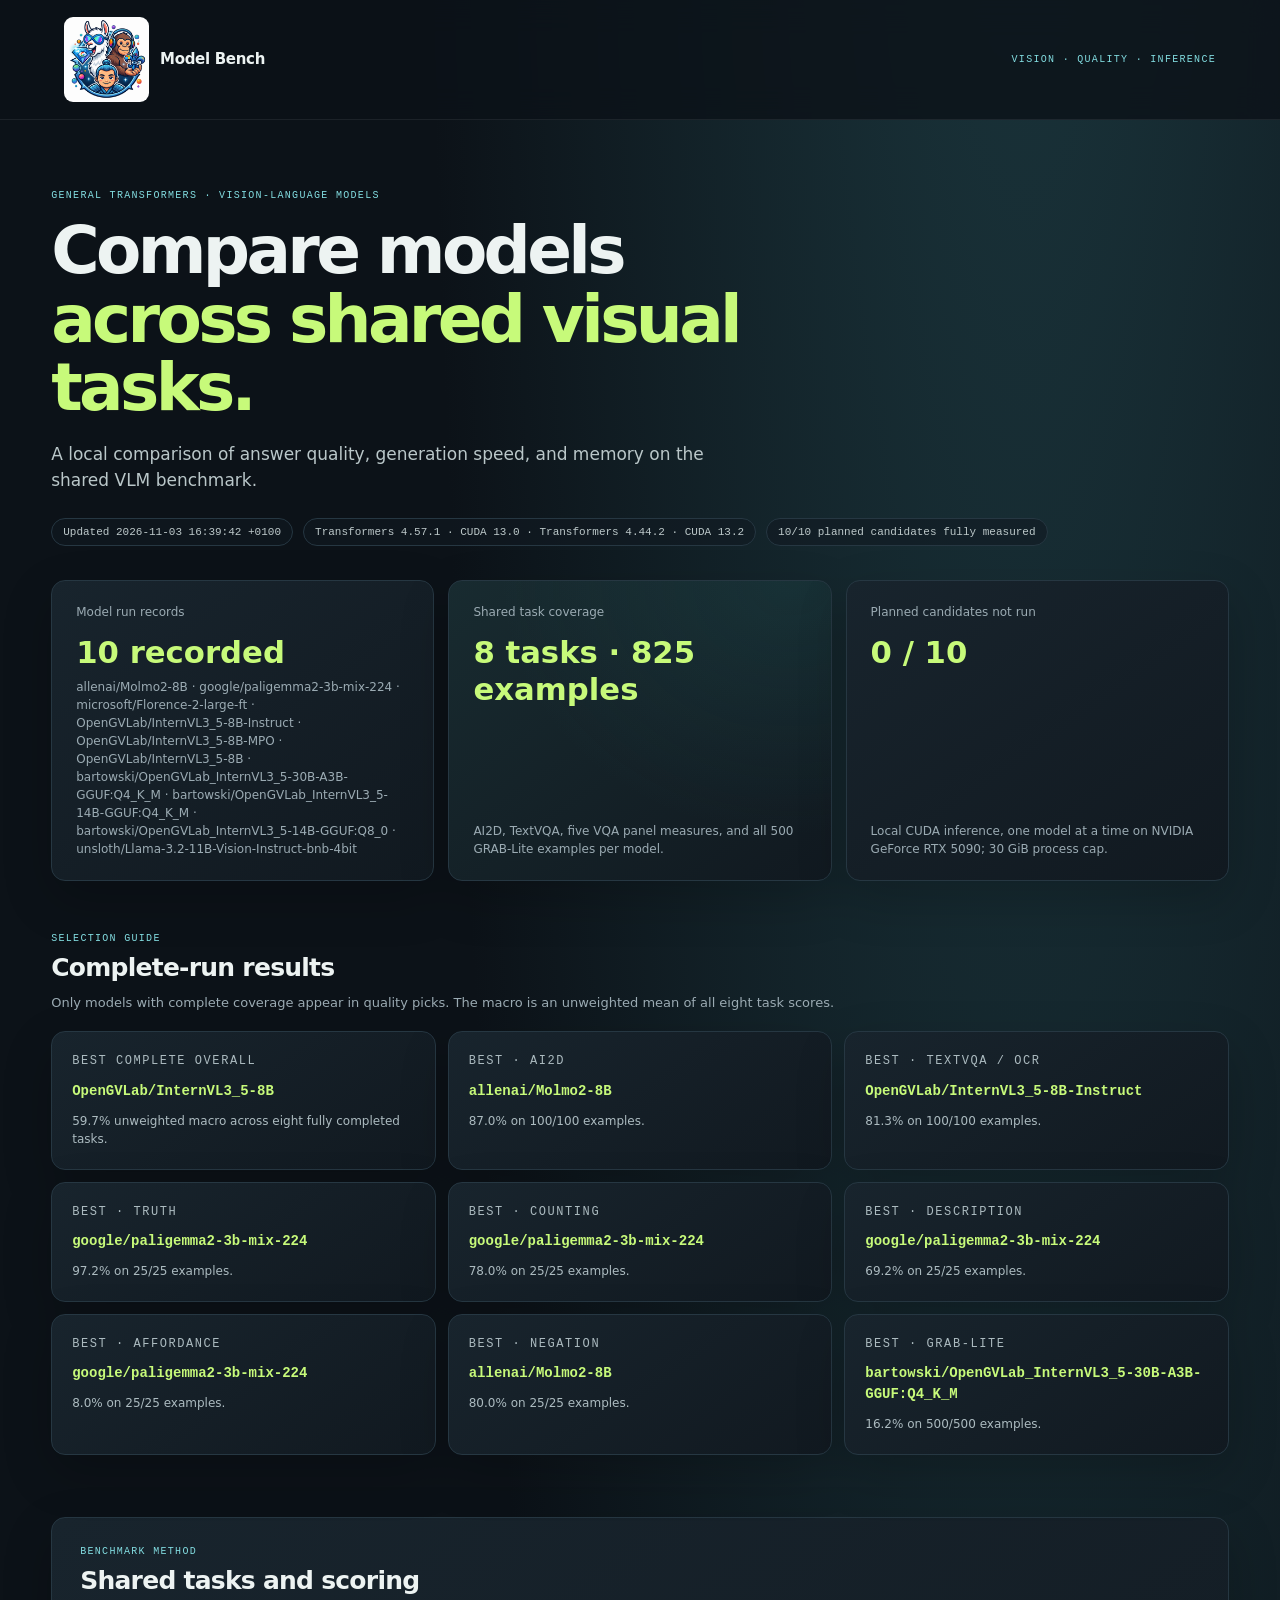
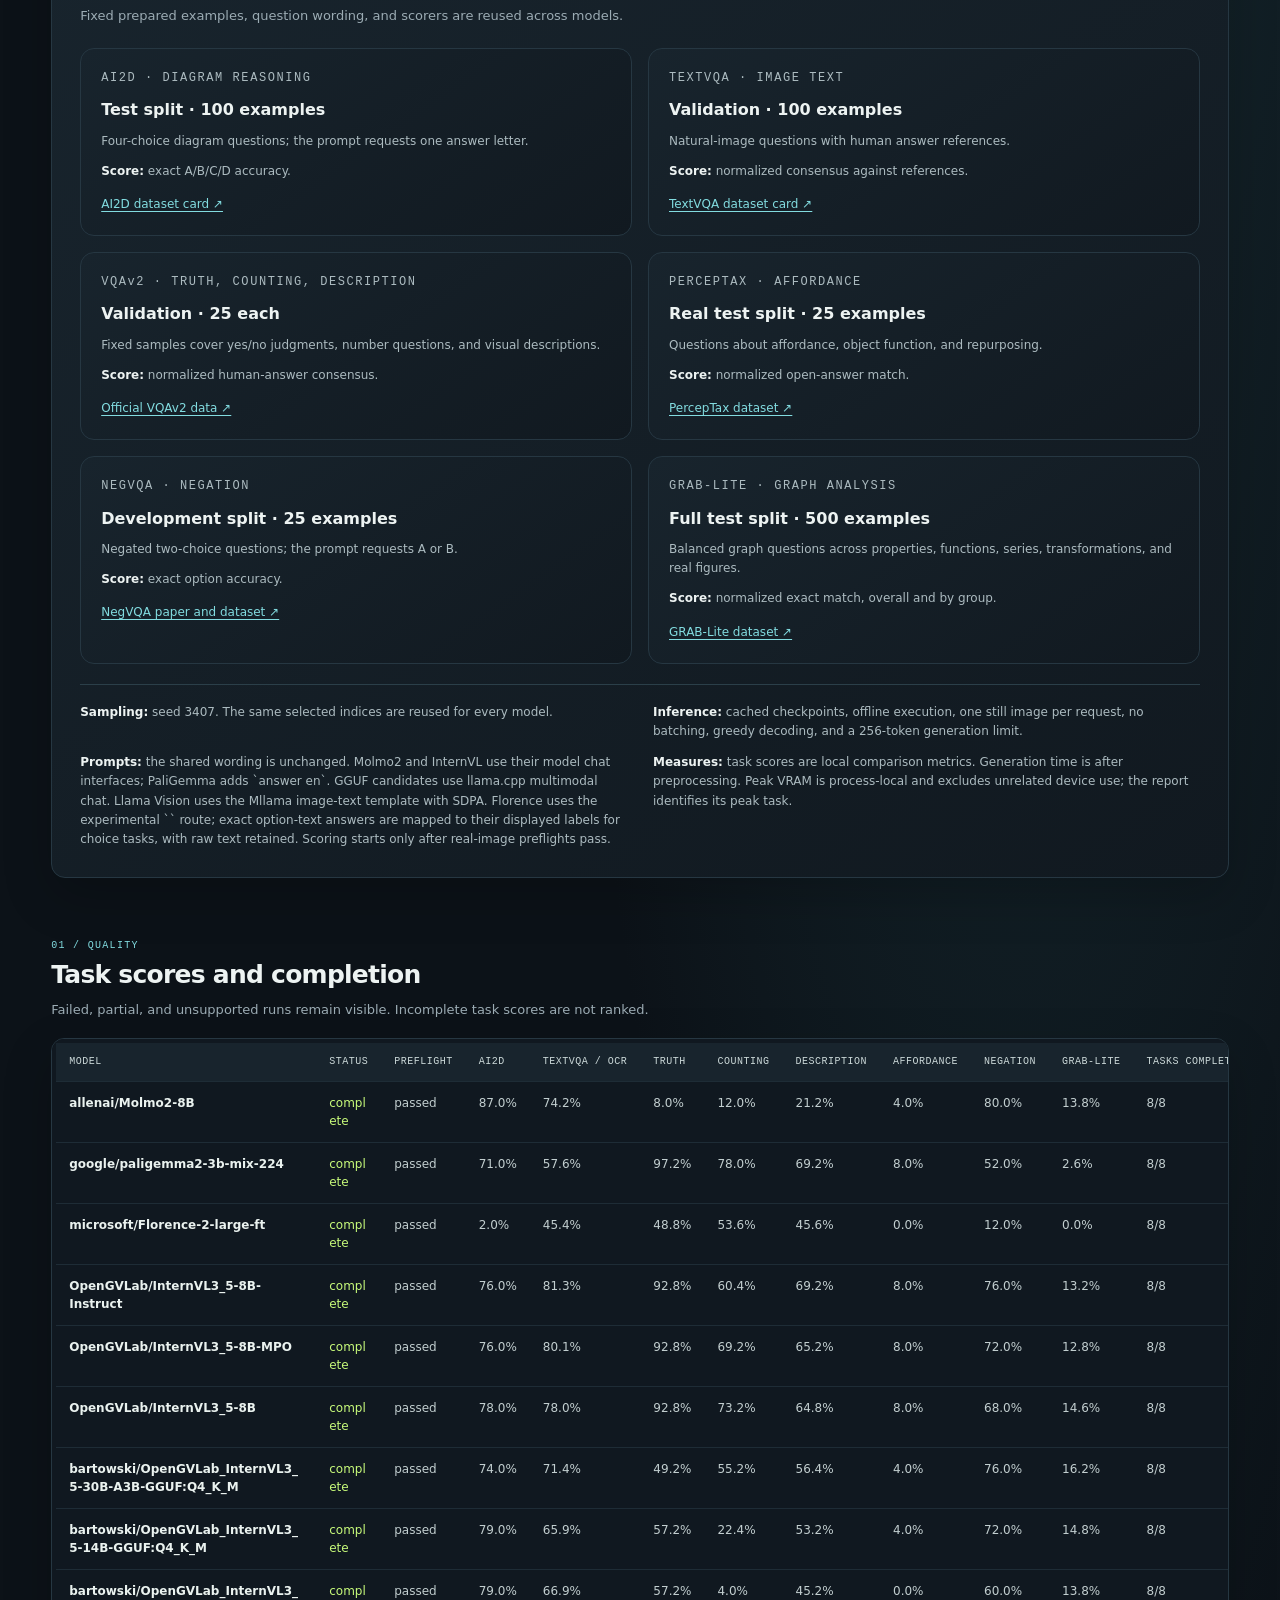
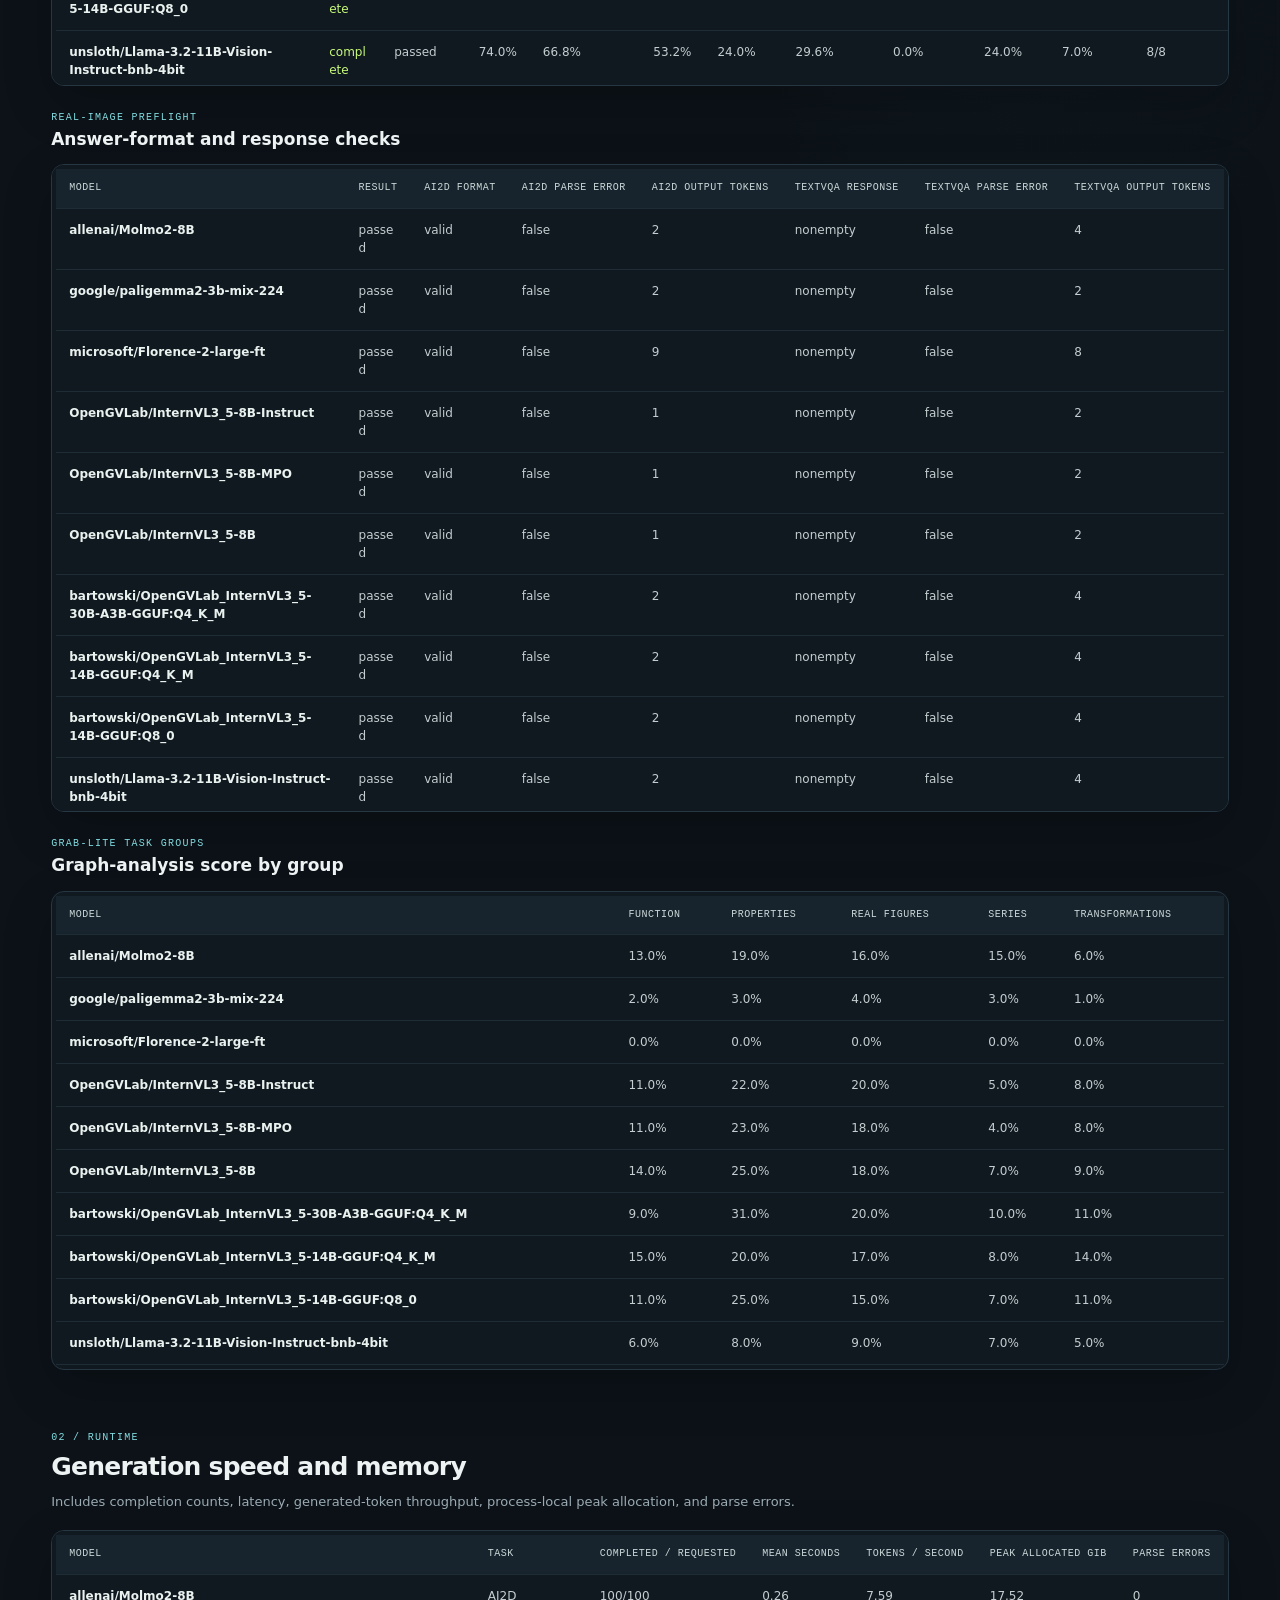
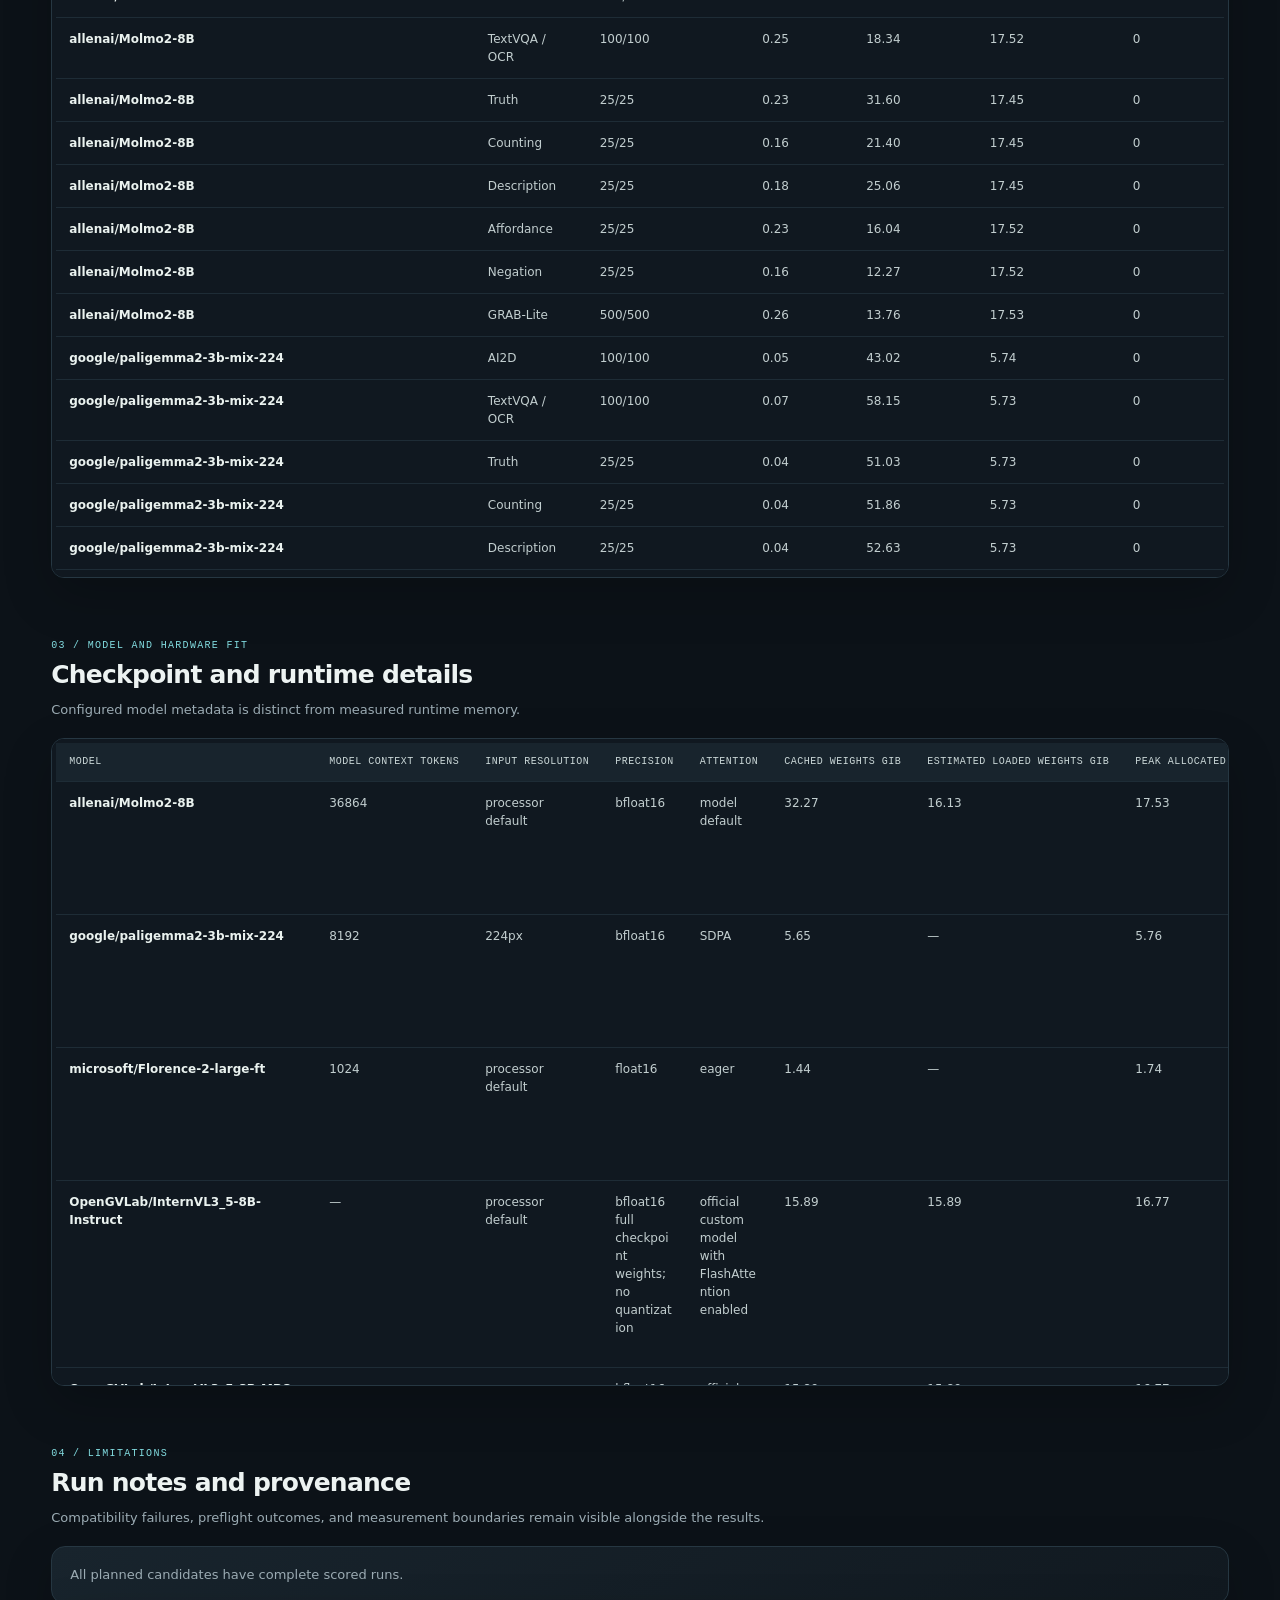
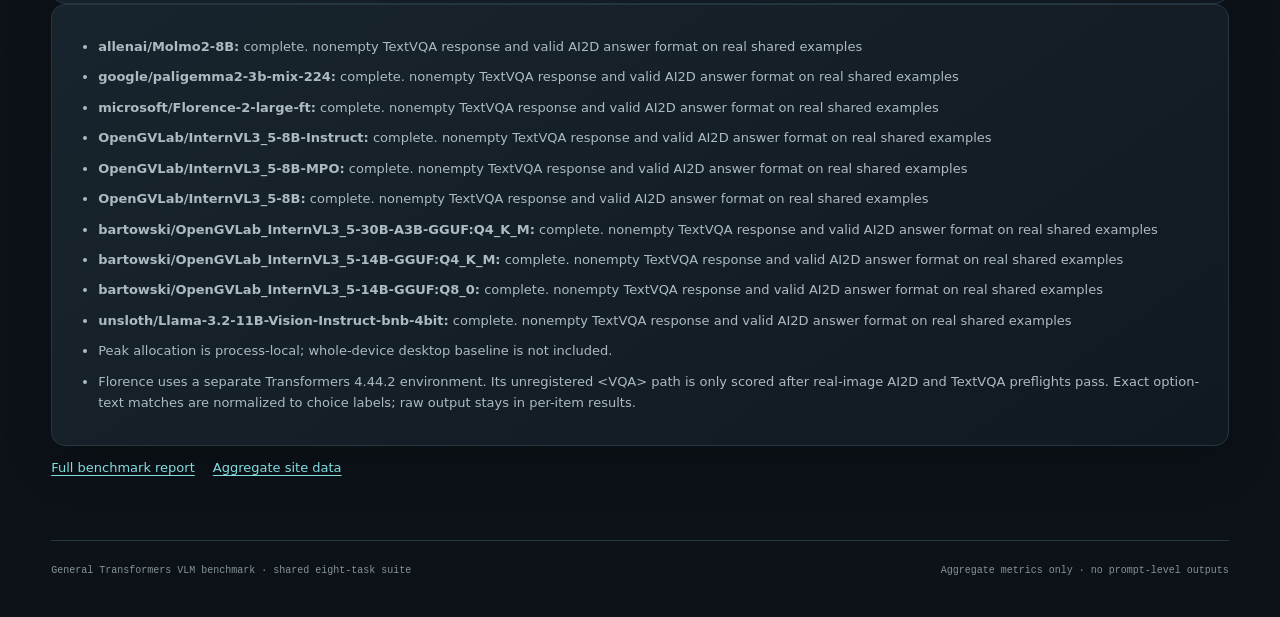
<file: general_transformers_Bench/index.html>
<!doctype html>
<html lang="en">
<head>
  <meta charset="utf-8">
  <meta name="viewport" content="width=device-width, initial-scale=1">
  <meta name="theme-color" content="#101720">
  <meta name="description" content="General Transformers vision-language benchmark results across eight shared image tasks.">
  <link rel="icon" type="image/png" href="assets/vlm-family.png">
  <title>General Transformers VLM Benchmark</title>
  <link rel="stylesheet" href="styles.css">
</head>
<body>
  <header class="topbar">
    <a class="brand" href="#top"><span class="brand-mark"><img src="assets/vlm-family.png" alt="VLM benchmark family mark"></span><span>Model Bench</span></a>
    <span class="topbar-note">VISION · QUALITY · INFERENCE</span>
  </header>
  <main id="top">
    <section class="hero">
      <p class="eyebrow">GENERAL TRANSFORMERS · VISION-LANGUAGE MODELS</p>
      <h1>Compare models<br><span>across shared visual tasks.</span></h1>
      <p class="hero-copy">A local comparison of answer quality, generation speed, and memory on the shared VLM benchmark.</p>
      <div class="hero-meta"><span id="generated">Loading report data…</span><span id="runtime-version"></span><span id="run-state"></span></div>
    </section>

    <div id="report-status" class="status-banner" role="status" hidden></div>

    <section class="summary-grid" aria-label="Benchmark summary">
      <article class="summary-card"><span class="stat-label">Model run records</span><strong id="variant-count">—</strong><span id="variant-names" class="stat-foot">—</span></article>
      <article class="summary-card accent"><span class="stat-label">Shared task coverage</span><strong>8 tasks · 825 examples</strong><span class="stat-foot">AI2D, TextVQA, five VQA panel measures, and all 500 GRAB-Lite examples per model.</span></article>
      <article class="summary-card"><span class="stat-label">Planned candidates not run</span><strong id="unrun-count">—</strong><span id="execution-summary" class="stat-foot">—</span></article>
    </section>

    <section class="section-block" aria-labelledby="selection-title">
      <div class="section-head"><div><p class="eyebrow">SELECTION GUIDE</p><h2 id="selection-title">Complete-run results</h2><p class="section-copy">Only models with complete coverage appear in quality picks. The macro is an unweighted mean of all eight task scores.</p></div></div>
      <div id="selection" class="selection-grid"></div>
    </section>

    <section class="panel methodology" aria-labelledby="method-title">
      <div class="section-head"><div><p class="eyebrow">BENCHMARK METHOD</p><h2 id="method-title">Shared tasks and scoring</h2><p class="section-copy">Fixed prepared examples, question wording, and scorers are reused across models.</p></div></div>
      <div class="method-grid">
        <article class="method-card"><p class="eyebrow">AI2D · DIAGRAM REASONING</p><h3>Test split · 100 examples</h3><p>Four-choice diagram questions; the prompt requests one answer letter.</p><p><b>Score:</b> exact A/B/C/D accuracy.</p><a href="https://huggingface.co/datasets/lmms-lab/ai2d" target="_blank" rel="noreferrer">AI2D dataset card ↗</a></article>
        <article class="method-card"><p class="eyebrow">TEXTVQA · IMAGE TEXT</p><h3>Validation · 100 examples</h3><p>Natural-image questions with human answer references.</p><p><b>Score:</b> normalized consensus against references.</p><a href="https://huggingface.co/datasets/facebook/textvqa" target="_blank" rel="noreferrer">TextVQA dataset card ↗</a></article>
        <article class="method-card"><p class="eyebrow">VQAv2 · TRUTH, COUNTING, DESCRIPTION</p><h3>Validation · 25 each</h3><p>Fixed samples cover yes/no judgments, number questions, and visual descriptions.</p><p><b>Score:</b> normalized human-answer consensus.</p><a href="https://visualqa.org/download.html" target="_blank" rel="noreferrer">Official VQAv2 data ↗</a></article>
        <article class="method-card"><p class="eyebrow">PERCEPTAX · AFFORDANCE</p><h3>Real test split · 25 examples</h3><p>Questions about affordance, object function, and repurposing.</p><p><b>Score:</b> normalized open-answer match.</p><a href="https://huggingface.co/datasets/RyanWW/PercepTaxBench" target="_blank" rel="noreferrer">PercepTax dataset ↗</a></article>
        <article class="method-card"><p class="eyebrow">NEGVQA · NEGATION</p><h3>Development split · 25 examples</h3><p>Negated two-choice questions; the prompt requests A or B.</p><p><b>Score:</b> exact option accuracy.</p><a href="https://arxiv.org/abs/2505.22946" target="_blank" rel="noreferrer">NegVQA paper and dataset ↗</a></article>
        <article class="method-card"><p class="eyebrow">GRAB-LITE · GRAPH ANALYSIS</p><h3>Full test split · 500 examples</h3><p>Balanced graph questions across properties, functions, series, transformations, and real figures.</p><p><b>Score:</b> normalized exact match, overall and by group.</p><a href="https://huggingface.co/datasets/jonathan-roberts1/GRAB-lite" target="_blank" rel="noreferrer">GRAB-Lite dataset ↗</a></article>
      </div>
      <div class="method-footer">
        <p><b>Sampling:</b> seed 3407. The same selected indices are reused for every model.</p>
        <p><b>Inference:</b> cached checkpoints, offline execution, one still image per request, no batching, greedy decoding, and a 256-token generation limit.</p>
        <p><b>Prompts:</b> the shared wording is unchanged. Molmo2 and InternVL use their model chat interfaces; PaliGemma adds `answer en`. GGUF candidates use llama.cpp multimodal chat. Llama Vision uses the Mllama image-text template with SDPA. Florence uses the experimental `<VQA>` route; exact option-text answers are mapped to their displayed labels for choice tasks, with raw text retained. Scoring starts only after real-image preflights pass.</p>
        <p><b>Measures:</b> task scores are local comparison metrics. Generation time is after preprocessing. Peak VRAM is process-local and excludes unrelated device use; the report identifies its peak task.</p>
      </div>
    </section>

    <section class="section-block">
      <div class="section-head"><div><p class="eyebrow">01 / QUALITY</p><h2>Task scores and completion</h2><p class="section-copy">Failed, partial, and unsupported runs remain visible. Incomplete task scores are not ranked.</p></div></div>
      <div id="quality-table"></div>
      <div class="subsection-head"><p class="eyebrow">REAL-IMAGE PREFLIGHT</p><h3>Answer-format and response checks</h3></div>
      <div id="preflight-table"></div>
      <div class="subsection-head"><p class="eyebrow">GRAB-LITE TASK GROUPS</p><h3>Graph-analysis score by group</h3></div>
      <div id="graph-group-table"></div>
    </section>
    <section class="section-block">
      <div class="section-head"><div><p class="eyebrow">02 / RUNTIME</p><h2>Generation speed and memory</h2><p class="section-copy">Includes completion counts, latency, generated-token throughput, process-local peak allocation, and parse errors.</p></div></div>
      <div id="runtime-table"></div>
    </section>
    <section class="section-block">
      <div class="section-head"><div><p class="eyebrow">03 / MODEL AND HARDWARE FIT</p><h2>Checkpoint and runtime details</h2><p class="section-copy">Configured model metadata is distinct from measured runtime memory.</p></div></div>
      <div id="memory-table"></div>
    </section>
    <section class="section-block">
      <div class="section-head"><div><p class="eyebrow">04 / LIMITATIONS</p><h2>Run notes and provenance</h2><p class="section-copy">Compatibility failures, preflight outcomes, and measurement boundaries remain visible alongside the results.</p></div></div>
      <div id="candidate-table"></div>
      <div id="limitations" class="panel notes"></div>
      <div class="source-links"><a href="results/general_transformers/report.md">Full benchmark report</a><a href="data.json">Aggregate site data</a></div>
    </section>
    <footer><span>General Transformers VLM benchmark · shared eight-task suite</span><span>Aggregate metrics only · no prompt-level outputs</span></footer>
  </main>
  <script src="app.js" defer></script>
</body>
</html>
</file>
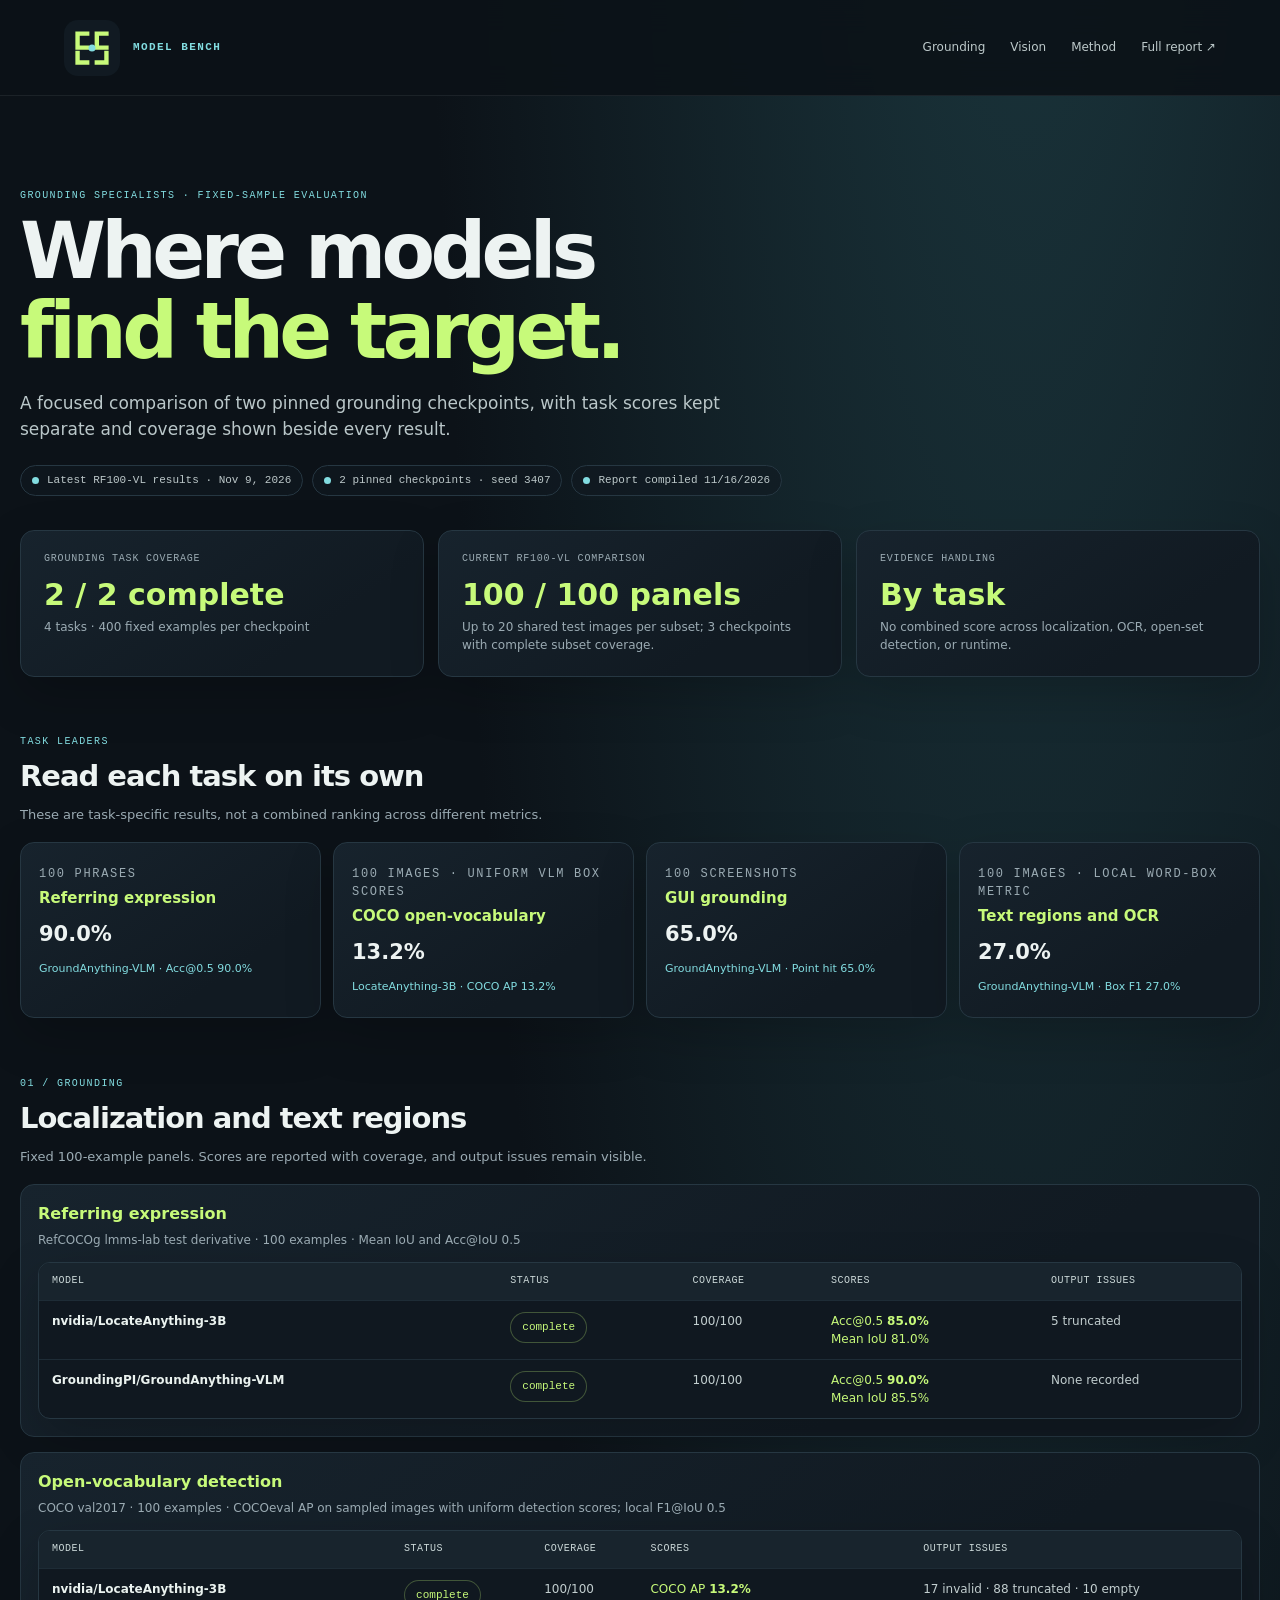
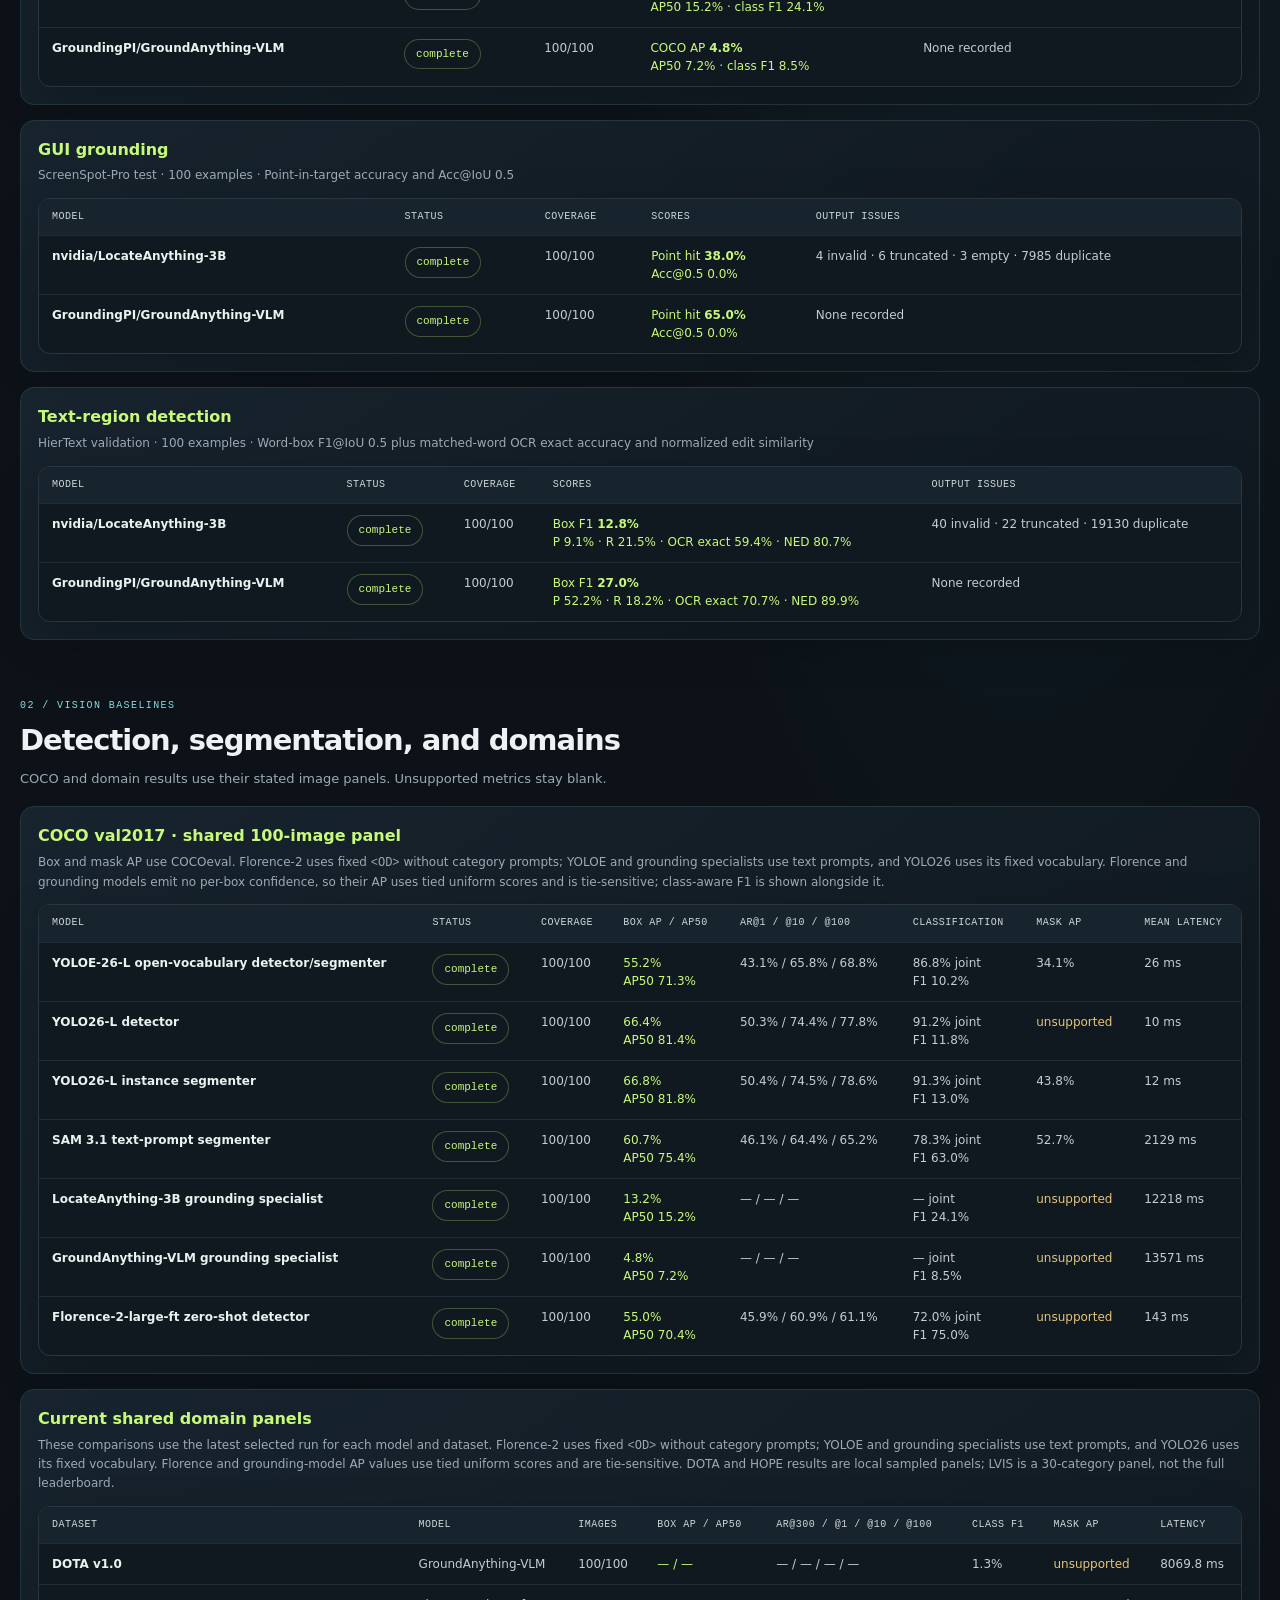
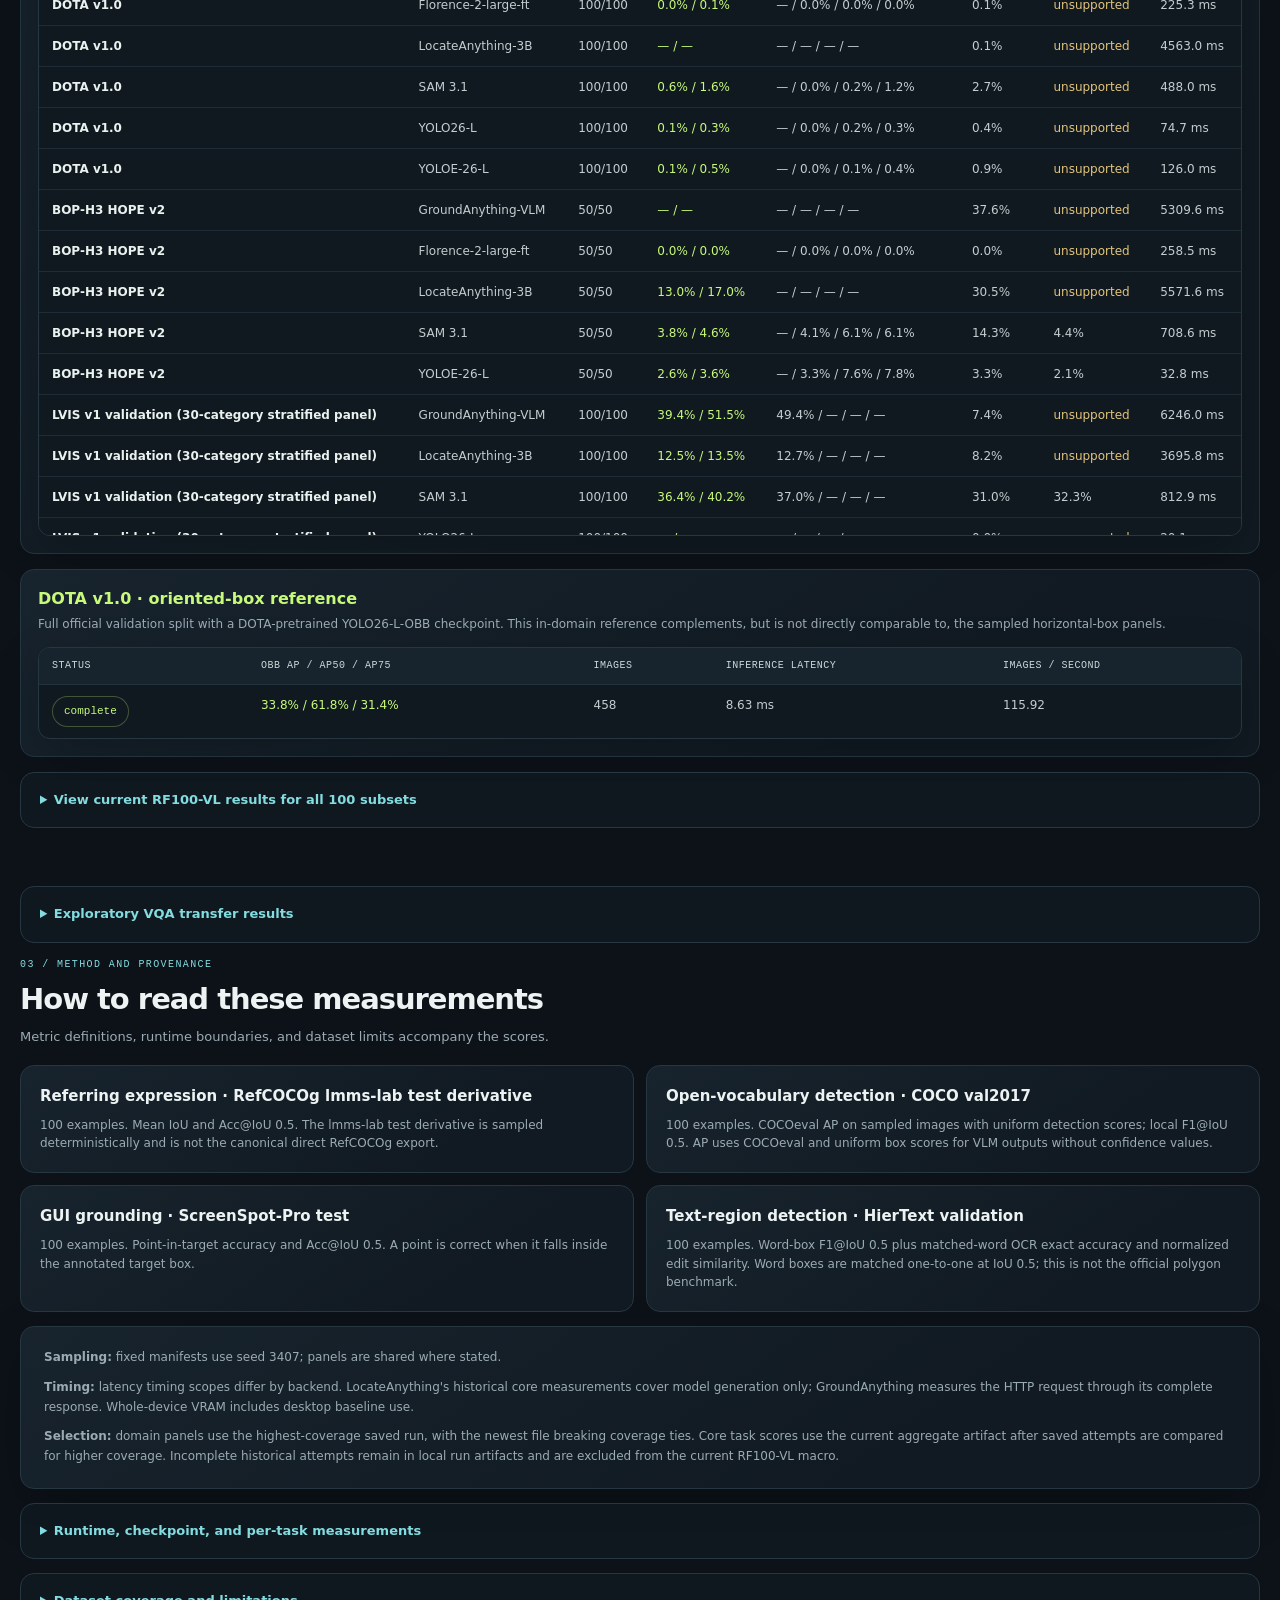
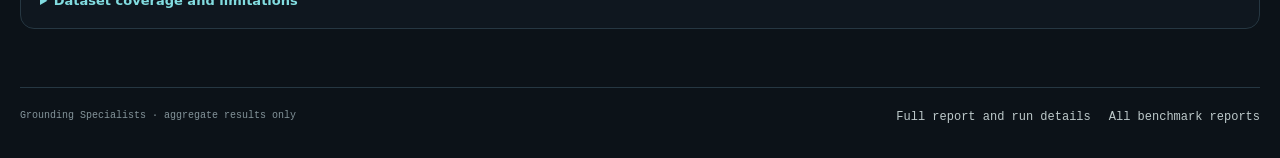
<file: grounding_Bench/index.html>
<!doctype html>
<html lang="en">
<head>
  <meta charset="utf-8">
  <meta name="viewport" content="width=device-width, initial-scale=1">
  <meta name="theme-color" content="#0c1218">
  <meta name="description" content="Current local grounding and vision benchmark results with fixed samples, clear coverage, and run provenance.">
  <title>Grounding Specialists · VLM Benchmark</title>
  <link rel="icon" href="assets/mark.svg" type="image/svg+xml">
  <link rel="stylesheet" href="styles.css">
  <script src="data.js" defer></script>
  <script src="app.js" defer></script>
</head>
<body>
  <header class="topbar">
    <a class="brand" href="../" aria-label="VLM benchmark reports home"><img src="assets/mark.svg" alt=""><span>Model Bench</span></a>
    <nav aria-label="Report navigation"><a href="#grounding">Grounding</a><a href="#vision">Vision</a><a href="#method">Method</a><a href="report.md">Full report ↗</a></nav>
  </header>
  <main id="top">
    <section class="hero" aria-labelledby="title">
      <p class="eyebrow">Grounding specialists · fixed-sample evaluation</p>
      <h1 id="title">Where models<br><span>find the target.</span></h1>
      <p class="intro">A focused comparison of two pinned grounding checkpoints, with task scores kept separate and coverage shown beside every result.</p>
      <div class="hero-meta" id="hero-meta" aria-live="polite"></div>
    </section>

    <section class="summary-grid" id="summary" aria-label="Benchmark summary"></section>

    <section class="section-block" aria-labelledby="highlights-title">
      <div class="section-head"><div><p class="eyebrow">Task leaders</p><h2 id="highlights-title">Read each task on its own</h2><p class="section-copy">These are task-specific results, not a combined ranking across different metrics.</p></div></div>
      <div id="selection" class="selection-grid"></div>
    </section>

    <section id="grounding" class="section-block" aria-labelledby="grounding-title">
      <div class="section-head"><div><p class="eyebrow">01 / Grounding</p><h2 id="grounding-title">Localization and text regions</h2><p class="section-copy">Fixed 100-example panels. Scores are reported with coverage, and output issues remain visible.</p></div></div>
      <div id="task-results"></div>
    </section>

    <section id="vision" class="section-block" aria-labelledby="vision-title">
      <div class="section-head"><div><p class="eyebrow">02 / Vision baselines</p><h2 id="vision-title">Detection, segmentation, and domains</h2><p class="section-copy">COCO and domain results use their stated image panels. Unsupported metrics stay blank.</p></div></div>
      <div id="vision-task-results"></div>
      <div id="domain-summary"></div>
      <details class="detail-disclosure" id="rf100-details">
        <summary>View current RF100-VL results for all 100 subsets</summary>
        <div id="rf-summary"></div>
        <p class="detail-copy">Each subset uses up to 20 shared test images. Macro scores weight each subset equally. AP is unavailable where a model produced no successful detections.</p>
        <div id="rf100-table"></div>
      </details>
    </section>

    <details class="detail-disclosure" id="exploratory-results">
      <summary>Exploratory VQA transfer results</summary>
      <p class="detail-copy">These checkpoints are grounding models and do not document general VQA as a native task. All current panels score 0.0%; treat them as transfer checks, not grounding results.</p>
      <div id="answer-task-results"></div>
    </details>

    <section id="method" class="section-block">
      <div class="section-head"><div><p class="eyebrow">03 / Method and provenance</p><h2>How to read these measurements</h2><p class="section-copy">Metric definitions, runtime boundaries, and dataset limits accompany the scores.</p></div></div>
      <div class="method-grid" id="method-grid"></div>
      <div id="method-notes" class="panel notes"></div>
      <details class="detail-disclosure">
        <summary>Runtime, checkpoint, and per-task measurements</summary>
        <div id="runtime-results"></div>
      </details>
      <details class="detail-disclosure">
        <summary>Dataset coverage and limitations</summary>
        <div id="limitations-content"></div>
        <ul class="source-links" id="source-links"></ul>
      </details>
    </section>
    <footer><span>Grounding Specialists · aggregate results only</span><a href="report.md">Full report and run details</a><a href="../">All benchmark reports</a></footer>
  </main>
</body>
</html>
</file>
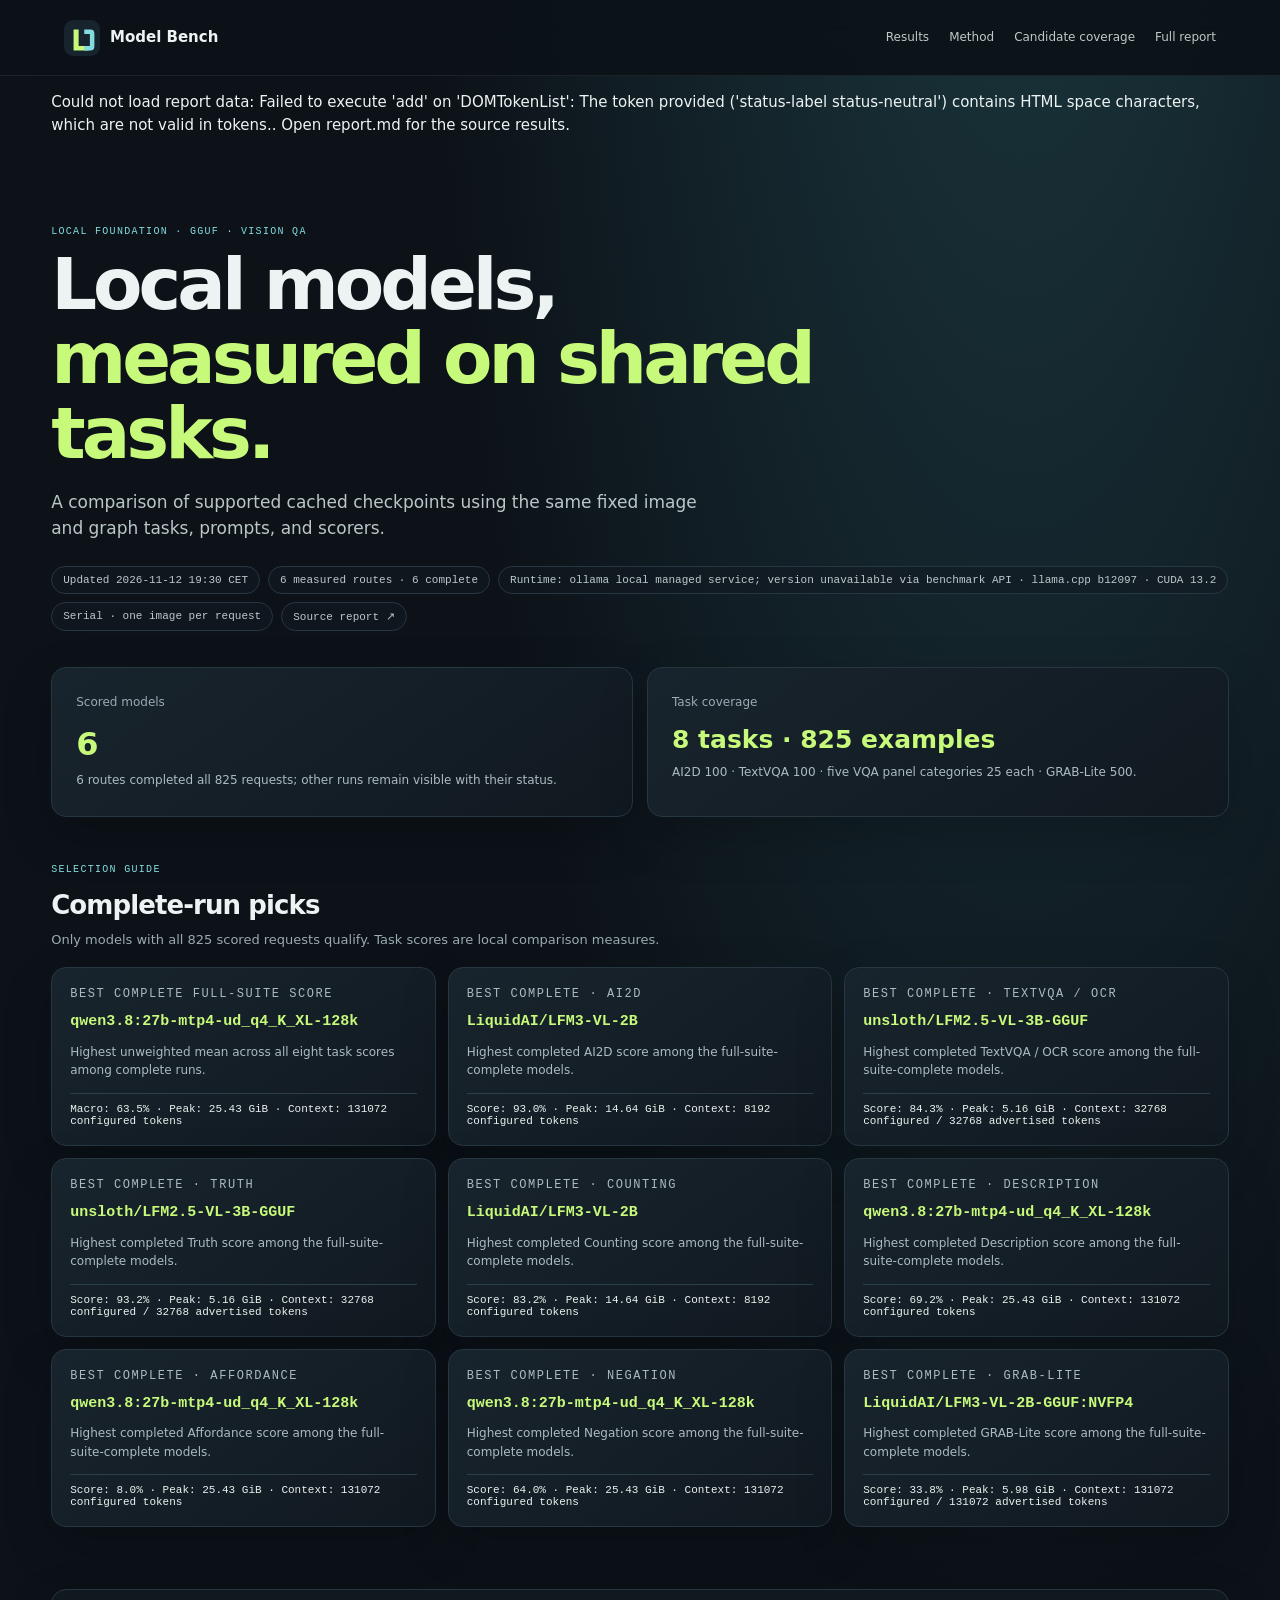
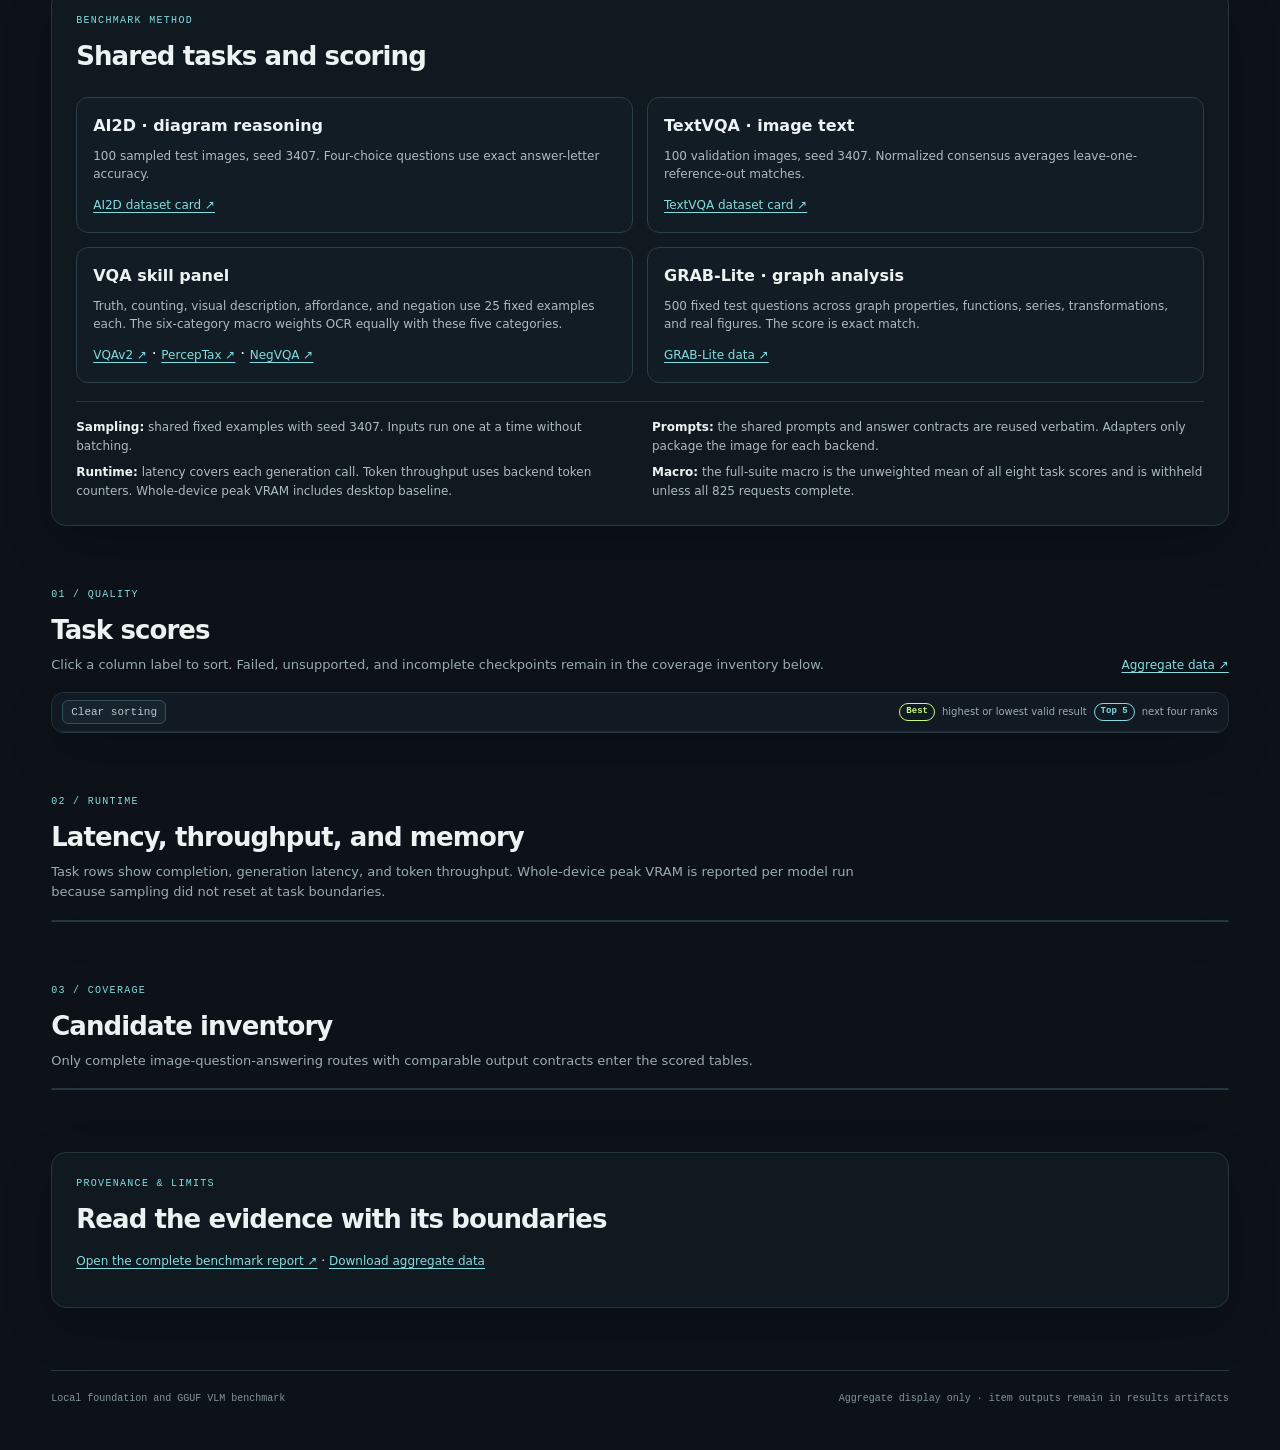
<file: local_foundation_Bench/index.html>
<!doctype html>
<html lang="en">
<head>
  <meta charset="utf-8">
  <meta name="viewport" content="width=device-width, initial-scale=1">
  <meta name="theme-color" content="#0c1218">
  <meta name="description" content="Measured comparison of locally cached foundation and GGUF vision-language models.">
  <title>Local Foundation &amp; GGUF VLM Benchmark</title>
  <link rel="icon" type="image/svg+xml" href="assets/mark.svg">
  <link rel="stylesheet" href="styles.css">
</head>
<body>
  <header class="topbar">
    <a class="brand" href="#top" aria-label="Local foundation benchmark home"><img src="assets/mark.svg" alt="LF benchmark mark"><span>Model Bench</span></a>
    <nav aria-label="Page sections"><a href="#results">Results</a><a href="#method">Method</a><a href="#inventory">Candidate coverage</a><a href="report.md">Full report</a></nav>
  </header>
  <main id="top">
    <section class="hero">
      <p class="eyebrow">LOCAL FOUNDATION · GGUF · VISION QA</p>
      <h1>Local models,<br><span>measured on shared tasks.</span></h1>
      <p class="hero-copy">A comparison of supported cached checkpoints using the same fixed image and graph tasks, prompts, and scorers.</p>
      <div class="hero-meta"><span id="updated">Loading results…</span><span id="count">—</span><span id="runtime-versions">Runtime versions loading…</span><span>Serial · one image per request</span><a href="report.md">Source report ↗</a></div>
    </section>

    <section class="summary-grid" aria-label="Benchmark summary">
      <article class="summary-card"><span class="label">Scored models</span><strong id="model-count">—</strong><p id="models-note">—</p></article>
      <article class="summary-card secondary"><span class="label">Task coverage</span><strong>8 tasks · 825 examples</strong><p>AI2D 100 · TextVQA 100 · five VQA panel categories 25 each · GRAB-Lite 500.</p></article>
    </section>

    <section class="section" id="selection">
      <div class="section-head"><div><p class="eyebrow">SELECTION GUIDE</p><h2>Complete-run picks</h2><p class="copy">Only models with all 825 scored requests qualify. Task scores are local comparison measures.</p></div></div>
      <div id="picks" class="pick-grid"></div>
    </section>

    <section class="panel method" id="method">
      <div><p class="eyebrow">BENCHMARK METHOD</p><h2>Shared tasks and scoring</h2></div>
      <div class="method-grid">
        <article><h3>AI2D · diagram reasoning</h3><p>100 sampled test images, seed 3407. Four-choice questions use exact answer-letter accuracy.</p><a href="https://huggingface.co/datasets/lmms-lab/ai2d" rel="noreferrer">AI2D dataset card ↗</a></article>
        <article><h3>TextVQA · image text</h3><p>100 validation images, seed 3407. Normalized consensus averages leave-one-reference-out matches.</p><a href="https://huggingface.co/datasets/facebook/textvqa" rel="noreferrer">TextVQA dataset card ↗</a></article>
        <article><h3>VQA skill panel</h3><p>Truth, counting, visual description, affordance, and negation use 25 fixed examples each. The six-category macro weights OCR equally with these five categories.</p><a href="https://visualqa.org/download.html" rel="noreferrer">VQAv2 ↗</a> · <a href="https://huggingface.co/datasets/RyanWW/PercepTaxBench" rel="noreferrer">PercepTax ↗</a> · <a href="https://arxiv.org/abs/2505.22946" rel="noreferrer">NegVQA ↗</a></article>
        <article><h3>GRAB-Lite · graph analysis</h3><p>500 fixed test questions across graph properties, functions, series, transformations, and real figures. The score is exact match.</p><a href="https://huggingface.co/datasets/jonathan-roberts1/GRAB-lite" rel="noreferrer">GRAB-Lite data ↗</a></article>
      </div>
      <div class="method-footer"><p><b>Sampling:</b> shared fixed examples with seed 3407. Inputs run one at a time without batching.</p><p><b>Prompts:</b> the shared prompts and answer contracts are reused verbatim. Adapters only package the image for each backend.</p><p><b>Runtime:</b> latency covers each generation call. Token throughput uses backend token counters. Whole-device peak VRAM includes desktop baseline.</p><p><b>Macro:</b> the full-suite macro is the unweighted mean of all eight task scores and is withheld unless all 825 requests complete.</p></div>
    </section>

    <section class="section" id="results">
      <div class="section-head"><div><p class="eyebrow">01 / QUALITY</p><h2>Task scores</h2><p class="copy">Click a column label to sort. Failed, unsupported, and incomplete checkpoints remain in the coverage inventory below.</p></div><a class="download" href="data.json">Aggregate data ↗</a></div>
      <div id="score-table" class="table-shell" role="region" aria-label="Sortable task score comparison" tabindex="0"></div>
    </section>

    <section class="section">
      <div class="section-head"><div><p class="eyebrow">02 / RUNTIME</p><h2>Latency, throughput, and memory</h2><p class="copy">Task rows show completion, generation latency, and token throughput. Whole-device peak VRAM is reported per model run because sampling did not reset at task boundaries.</p></div></div>
      <div id="runtime-table" class="table-shell" role="region" aria-label="Per-task runtime metrics" tabindex="0"></div>
    </section>

    <section class="section" id="inventory">
      <div class="section-head"><div><p class="eyebrow">03 / COVERAGE</p><h2>Candidate inventory</h2><p class="copy">Only complete image-question-answering routes with comparable output contracts enter the scored tables.</p></div></div>
      <div id="inventory-table" class="table-shell" role="region" aria-label="Candidate status inventory" tabindex="0"></div>
    </section>

    <section class="panel provenance">
      <div><p class="eyebrow">PROVENANCE &amp; LIMITS</p><h2>Read the evidence with its boundaries</h2></div>
      <ul id="notes"></ul>
      <p class="source-link"><a href="report.md">Open the complete benchmark report ↗</a> · <a href="data.json">Download aggregate data</a></p>
    </section>
    <footer><span>Local foundation and GGUF VLM benchmark</span><span>Aggregate display only · item outputs remain in results artifacts</span></footer>
  </main>
  <script src="app.js" defer></script>
</body>
</html>
</file>
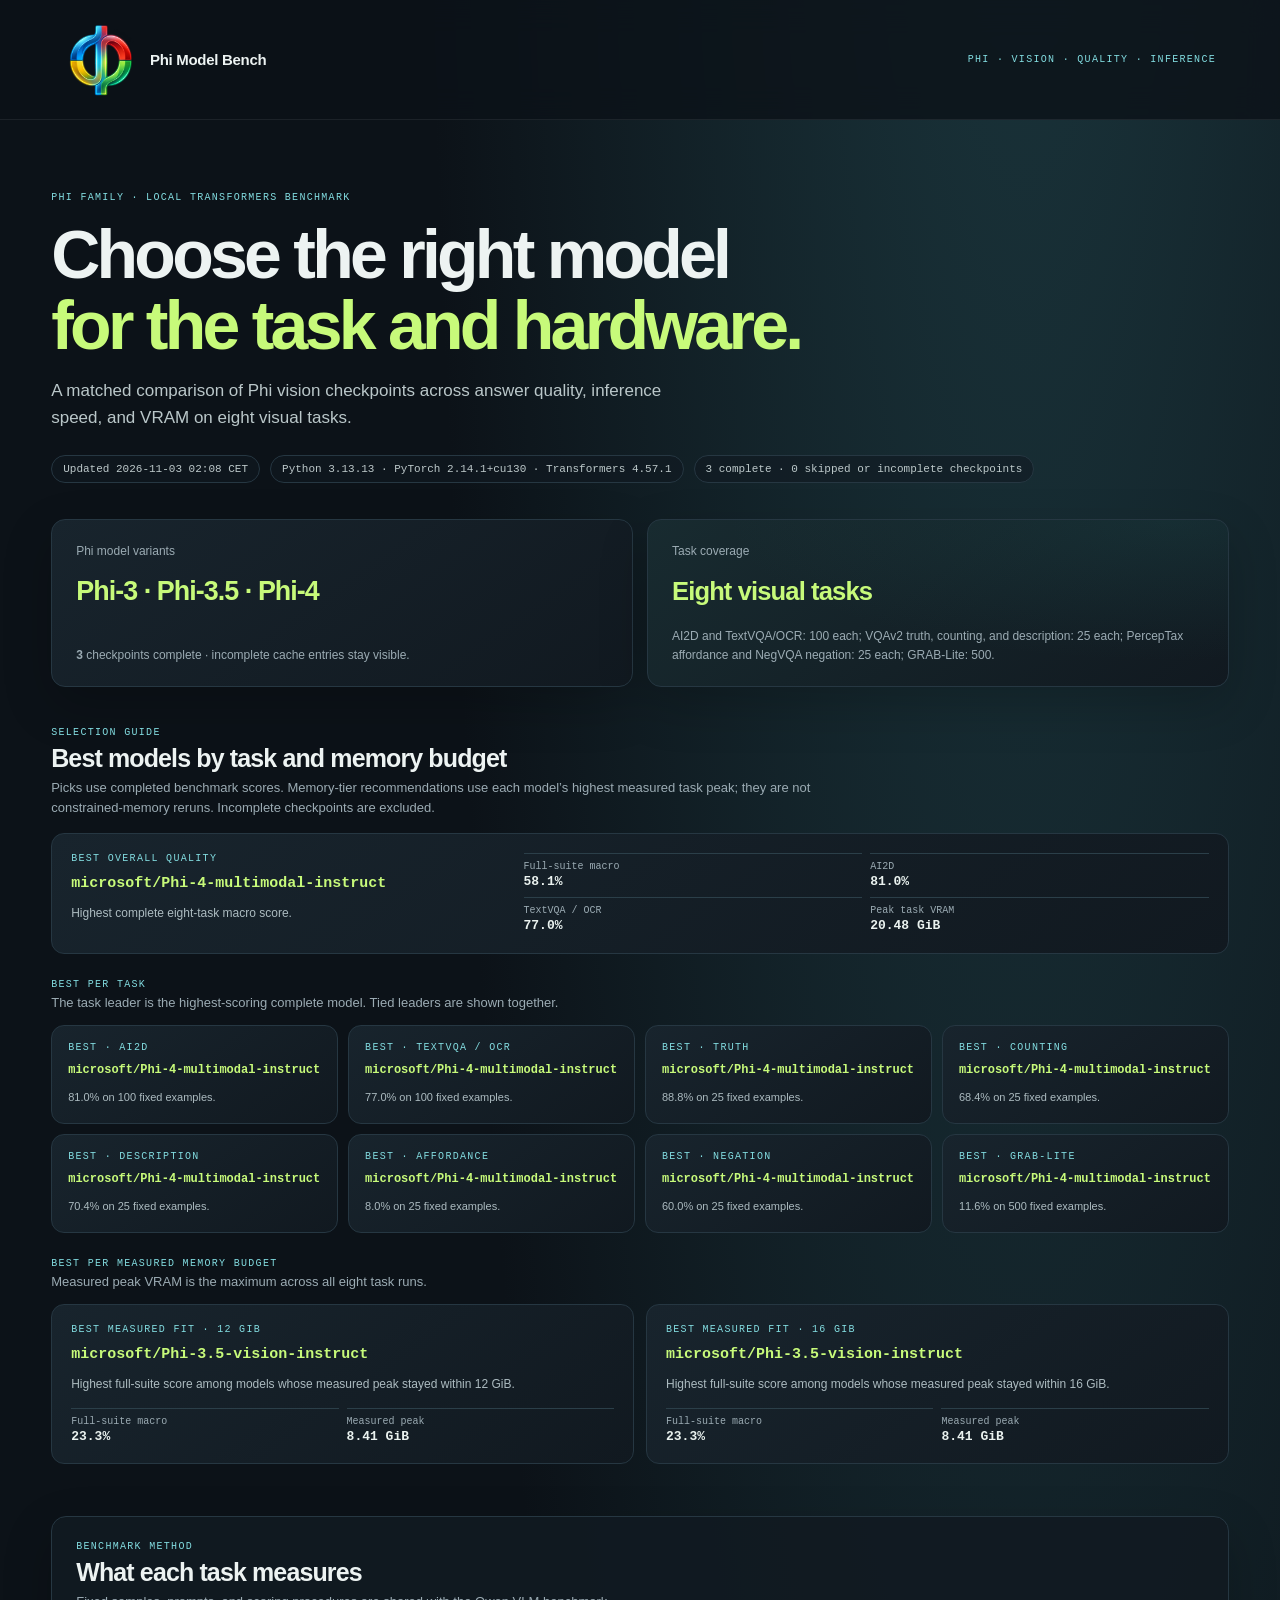
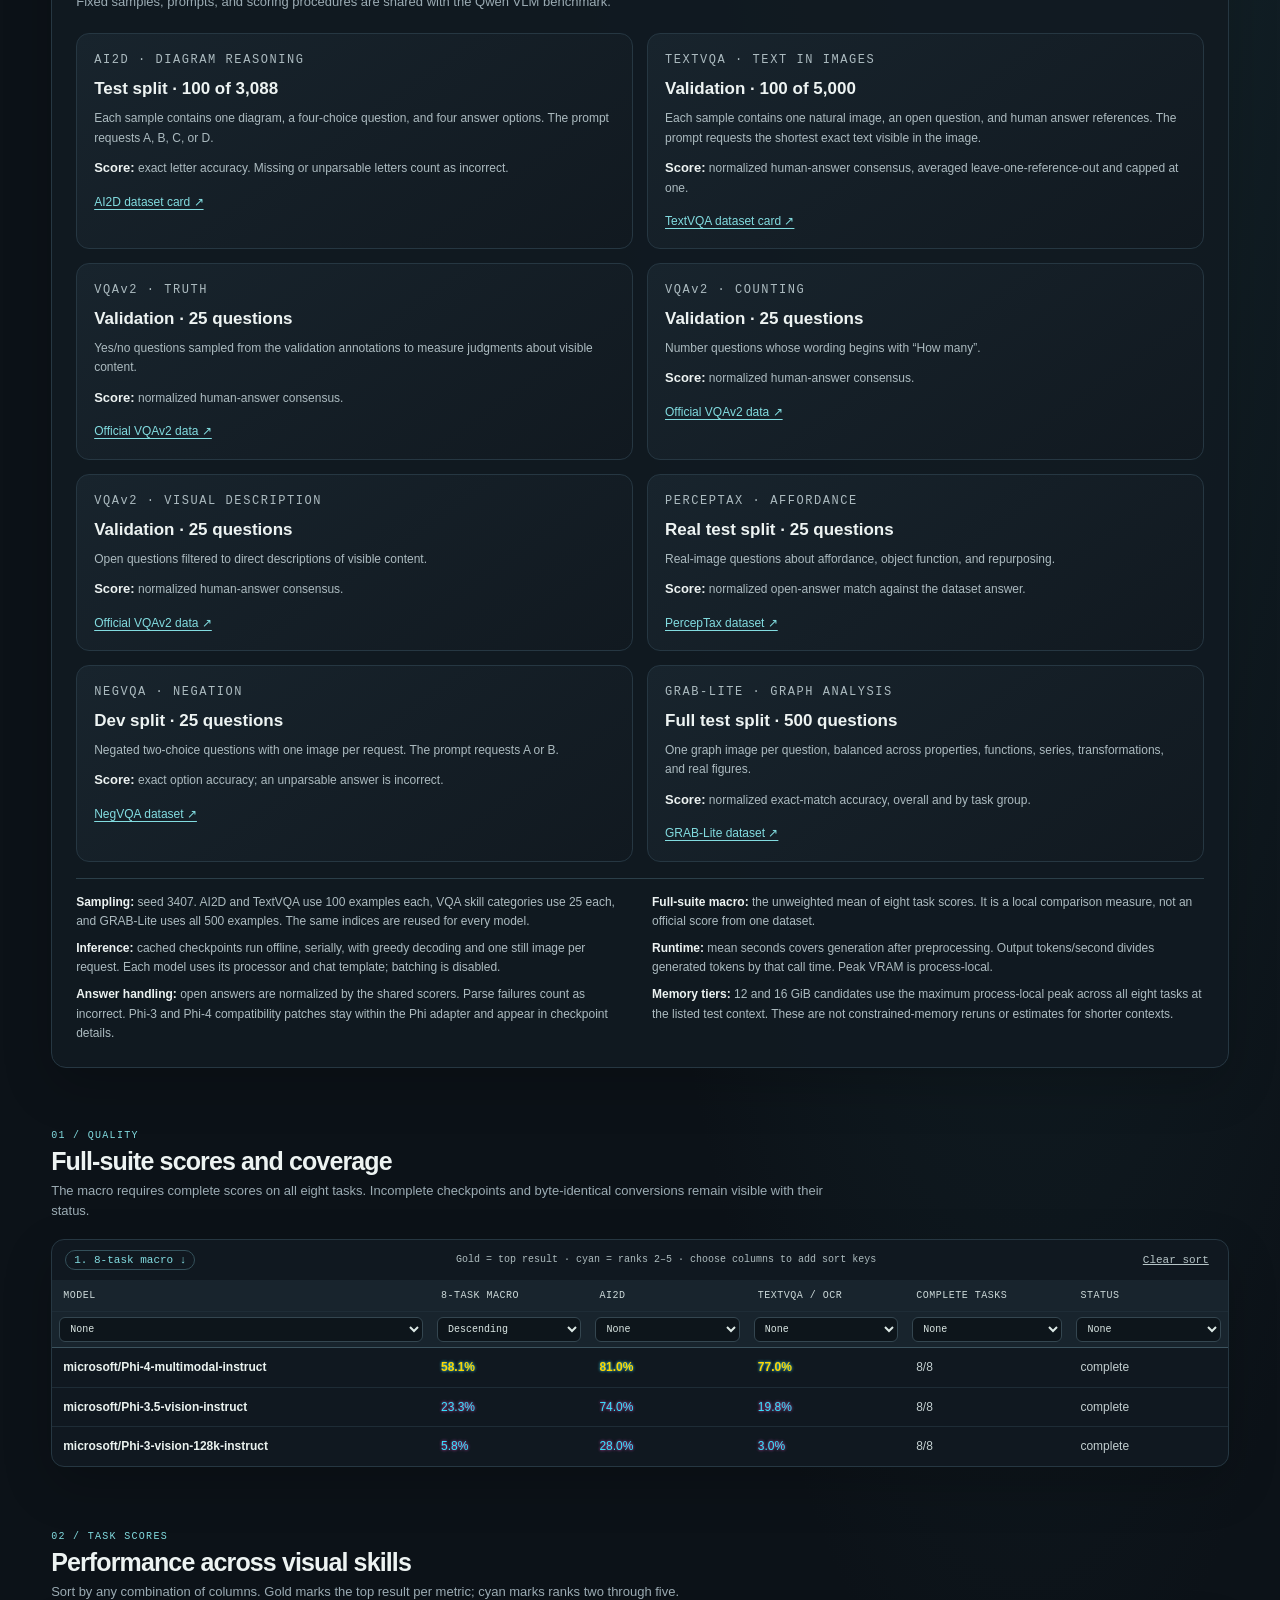
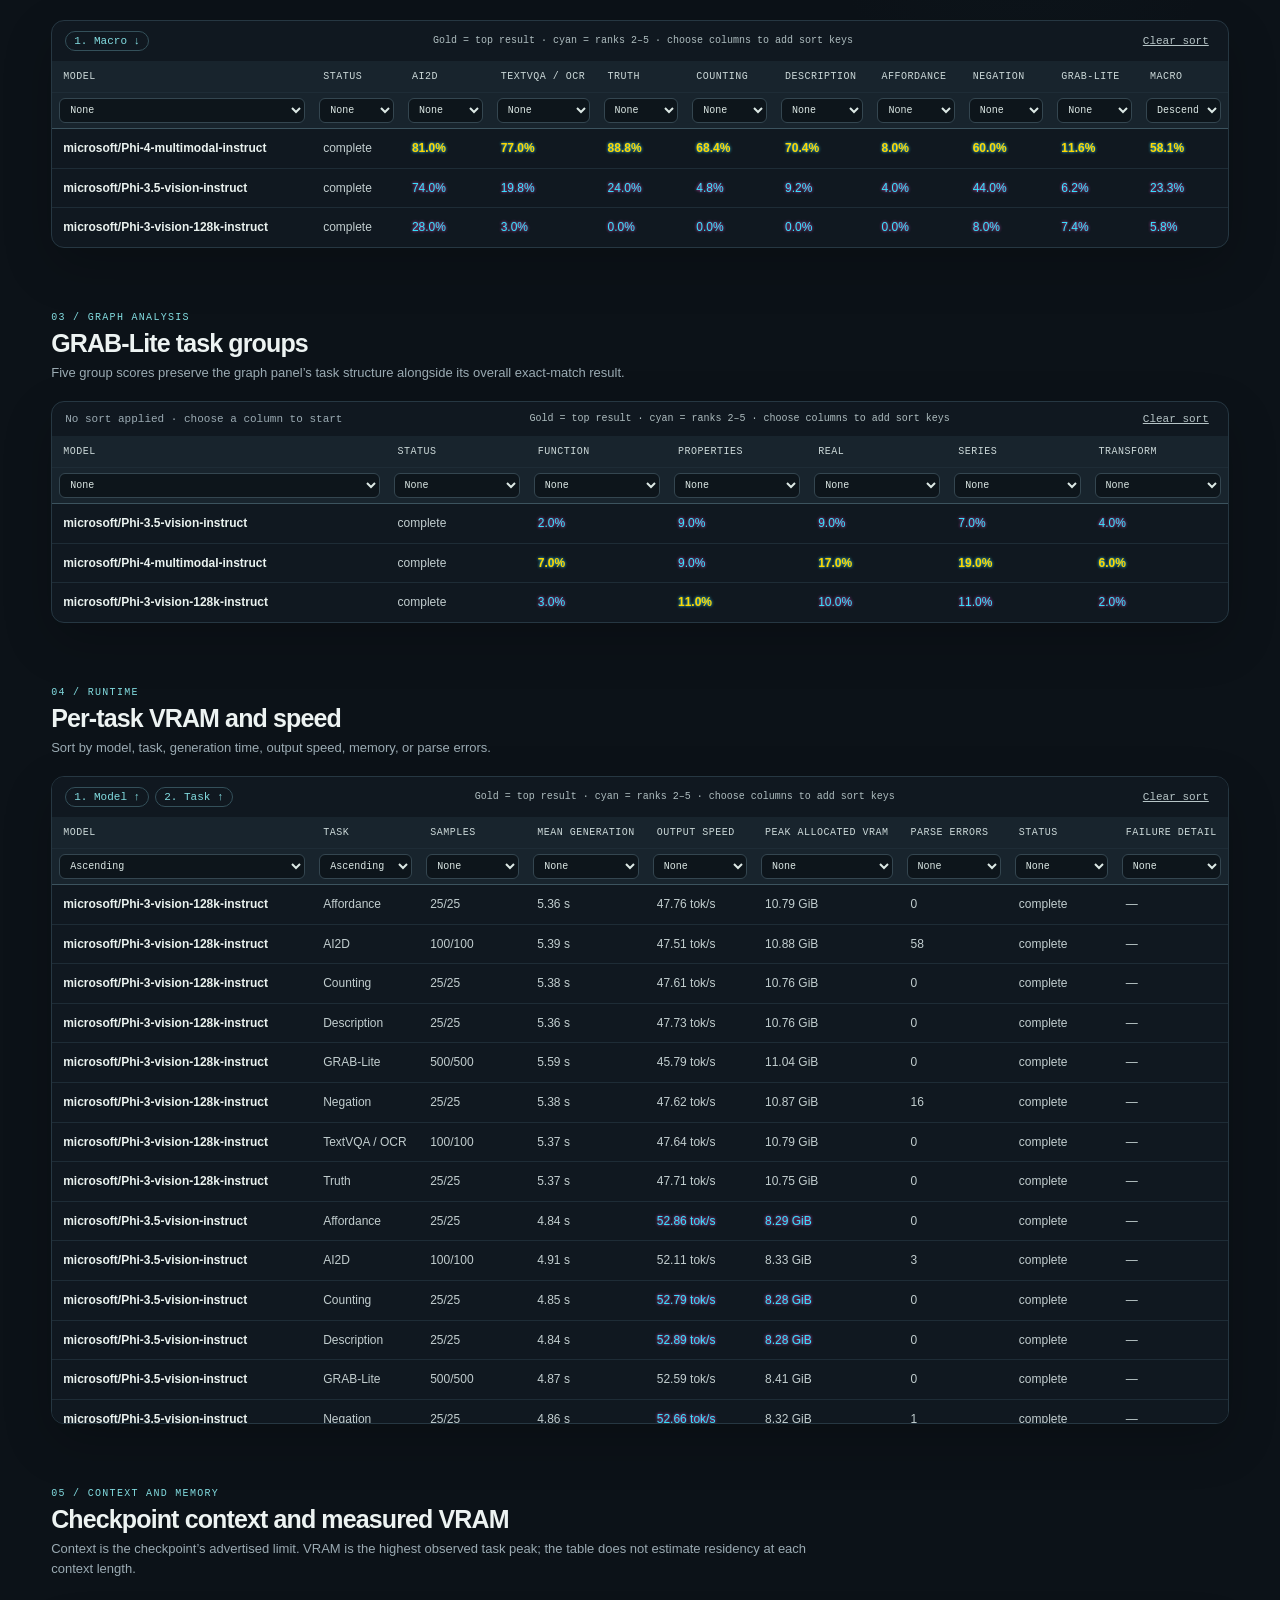
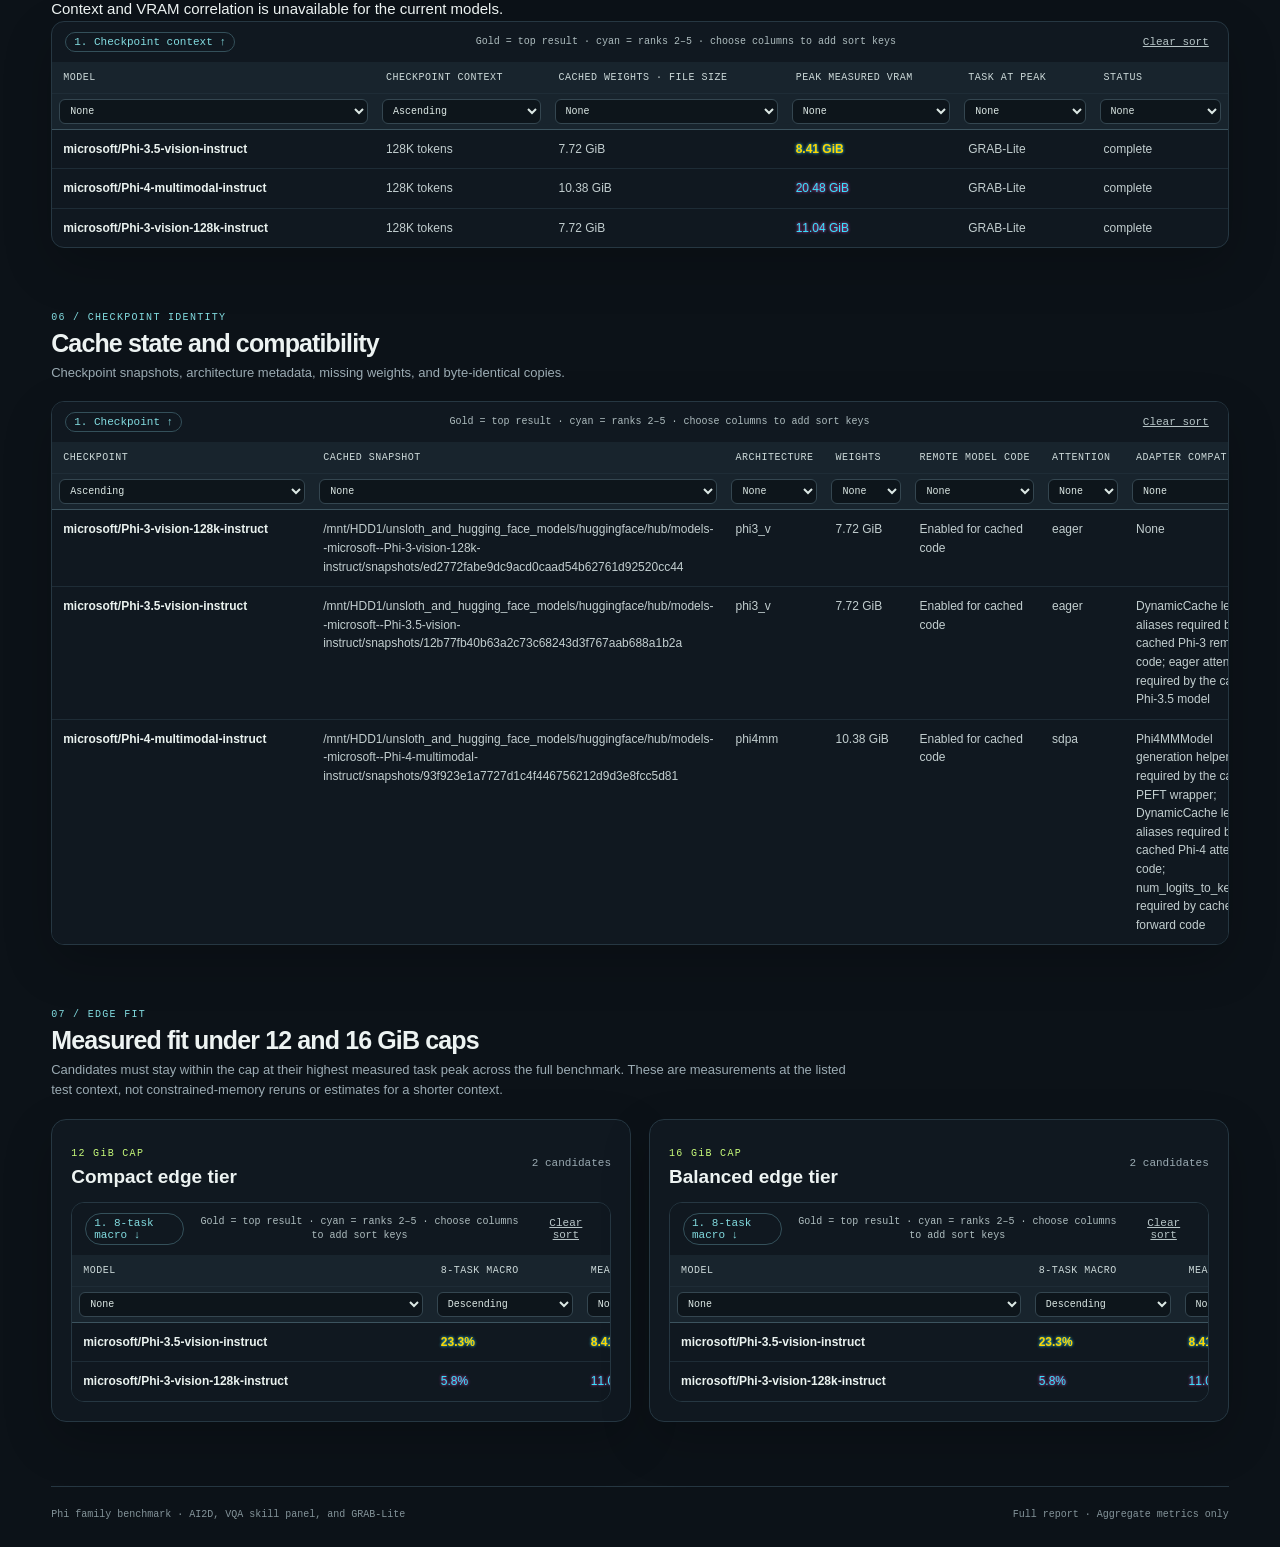
<file: phi_Bench/index.html>
<!doctype html>
<html lang="en">
<head>
  <meta charset="utf-8">
  <meta name="viewport" content="width=device-width, initial-scale=1">
  <meta name="theme-color" content="#101720">
  <meta name="description" content="Phi vision family benchmark results across eight visual tasks, with quality and runtime comparisons.">
  <link rel="icon" type="image/png" href="assets/phi-mark-transparent.png">
  <title>Φ-Vision VLM Benchmark</title>
  <link rel="stylesheet" href="styles.css?v=card-spacing-1">
</head>
<body>
  <header class="topbar">
    <a class="brand" href="#top"><span class="brand-mark"><img src="assets/phi-mark-transparent.png" alt="Microsoft Phi symbol"></span><span>Phi Model Bench</span></a>
    <span class="topbar-note">PHI · VISION · QUALITY · INFERENCE</span>
  </header>
  <main id="top">
    <section class="hero">
      <p class="eyebrow">PHI FAMILY · LOCAL TRANSFORMERS BENCHMARK</p>
      <h1>Choose the right model<br><span>for the task and hardware.</span></h1>
      <p class="hero-copy">A matched comparison of Phi vision checkpoints across answer quality, inference speed, and VRAM on eight visual tasks.</p>
      <div class="hero-meta"><span id="generated">Loading results…</span><span id="runtime-version"></span><span id="model-total"></span></div>
    </section>

    <section class="stat-grid phi-summary summary-pair" aria-label="Benchmark summary">
      <article class="stat-card summary-card variants-card">
        <span class="stat-label">Phi model variants</span>
        <strong>Phi-3 · Phi-3.5 · Phi-4</strong>
        <span class="stat-foot"><b id="model-count">—</b> checkpoints complete · incomplete cache entries stay visible.</span>
      </article>
      <article class="stat-card summary-card accent-card coverage-card">
        <span class="stat-label">Task coverage</span>
        <strong>Eight visual tasks</strong>
        <span class="stat-foot">AI2D and TextVQA/OCR: 100 each; VQAv2 truth, counting, and description: 25 each; PercepTax affordance and NegVQA negation: 25 each; GRAB-Lite: 500.</span>
      </article>
    </section>

    <section class="section-block recommendations" aria-labelledby="selection-title">
      <div class="section-head"><div><p class="eyebrow">SELECTION GUIDE</p><h2 id="selection-title">Best models by task and memory budget</h2><p class="section-copy">Picks use completed benchmark scores. Memory-tier recommendations use each model’s highest measured task peak; they are not constrained-memory reruns. Incomplete checkpoints are excluded.</p></div></div>
      <div id="overall-pick" class="recommendation-grid overall-pick-grid"></div>
      <div class="selection-subhead"><p class="eyebrow">BEST PER TASK</p><p class="section-copy">The task leader is the highest-scoring complete model. Tied leaders are shown together.</p></div>
      <div id="task-picks" class="recommendation-grid task-pick-grid"></div>
      <div class="selection-subhead"><p class="eyebrow">BEST PER MEASURED MEMORY BUDGET</p><p class="section-copy">Measured peak VRAM is the maximum across all eight task runs.</p></div>
      <div id="budget-picks" class="recommendation-grid budget-pick-grid"></div>
    </section>

    <section class="panel methodology" aria-labelledby="method-title">
      <div class="panel-heading"><div><p class="eyebrow">BENCHMARK METHOD</p><h2 id="method-title">What each task measures</h2><p class="section-copy">Fixed samples, prompts, and scoring procedures are shared with the Qwen VLM benchmark.</p></div></div>
      <div class="method-grid">
        <article class="method-card"><p class="eyebrow">AI2D · DIAGRAM REASONING</p><h3>Test split · 100 of 3,088</h3><p>Each sample contains one diagram, a four-choice question, and four answer options. The prompt requests A, B, C, or D.</p><p><b>Score:</b> exact letter accuracy. Missing or unparsable letters count as incorrect.</p><a href="https://huggingface.co/datasets/lmms-lab/ai2d" target="_blank" rel="noreferrer">AI2D dataset card ↗</a></article>
        <article class="method-card"><p class="eyebrow">TEXTVQA · TEXT IN IMAGES</p><h3>Validation · 100 of 5,000</h3><p>Each sample contains one natural image, an open question, and human answer references. The prompt requests the shortest exact text visible in the image.</p><p><b>Score:</b> normalized human-answer consensus, averaged leave-one-reference-out and capped at one.</p><a href="https://huggingface.co/datasets/facebook/textvqa" target="_blank" rel="noreferrer">TextVQA dataset card ↗</a></article>
        <article class="method-card"><p class="eyebrow">VQAv2 · TRUTH</p><h3>Validation · 25 questions</h3><p>Yes/no questions sampled from the validation annotations to measure judgments about visible content.</p><p><b>Score:</b> normalized human-answer consensus.</p><a href="https://visualqa.org/download.html" target="_blank" rel="noreferrer">Official VQAv2 data ↗</a></article>
        <article class="method-card"><p class="eyebrow">VQAv2 · COUNTING</p><h3>Validation · 25 questions</h3><p>Number questions whose wording begins with “How many”.</p><p><b>Score:</b> normalized human-answer consensus.</p><a href="https://visualqa.org/download.html" target="_blank" rel="noreferrer">Official VQAv2 data ↗</a></article>
        <article class="method-card"><p class="eyebrow">VQAv2 · VISUAL DESCRIPTION</p><h3>Validation · 25 questions</h3><p>Open questions filtered to direct descriptions of visible content.</p><p><b>Score:</b> normalized human-answer consensus.</p><a href="https://visualqa.org/download.html" target="_blank" rel="noreferrer">Official VQAv2 data ↗</a></article>
        <article class="method-card"><p class="eyebrow">PERCEPTAX · AFFORDANCE</p><h3>Real test split · 25 questions</h3><p>Real-image questions about affordance, object function, and repurposing.</p><p><b>Score:</b> normalized open-answer match against the dataset answer.</p><a href="https://huggingface.co/datasets/RyanWW/PercepTaxBench" target="_blank" rel="noreferrer">PercepTax dataset ↗</a></article>
        <article class="method-card"><p class="eyebrow">NEGVQA · NEGATION</p><h3>Dev split · 25 questions</h3><p>Negated two-choice questions with one image per request. The prompt requests A or B.</p><p><b>Score:</b> exact option accuracy; an unparsable answer is incorrect.</p><a href="https://huggingface.co/datasets/yuhuizhang/NegVQA" target="_blank" rel="noreferrer">NegVQA dataset ↗</a></article>
        <article class="method-card"><p class="eyebrow">GRAB-LITE · GRAPH ANALYSIS</p><h3>Full test split · 500 questions</h3><p>One graph image per question, balanced across properties, functions, series, transformations, and real figures.</p><p><b>Score:</b> normalized exact-match accuracy, overall and by task group.</p><a href="https://huggingface.co/datasets/jonathan-roberts1/GRAB-lite" target="_blank" rel="noreferrer">GRAB-Lite dataset ↗</a></article>
      </div>
      <div class="method-footer">
        <p><b>Sampling:</b> seed 3407. AI2D and TextVQA use 100 examples each, VQA skill categories use 25 each, and GRAB-Lite uses all 500 examples. The same indices are reused for every model.</p>
        <p><b>Full-suite macro:</b> the unweighted mean of eight task scores. It is a local comparison measure, not an official score from one dataset.</p>
        <p><b>Inference:</b> cached checkpoints run offline, serially, with greedy decoding and one still image per request. Each model uses its processor and chat template; batching is disabled.</p>
        <p><b>Runtime:</b> mean seconds covers generation after preprocessing. Output tokens/second divides generated tokens by that call time. Peak VRAM is process-local.</p>
        <p><b>Answer handling:</b> open answers are normalized by the shared scorers. Parse failures count as incorrect. Phi-3 and Phi-4 compatibility patches stay within the Phi adapter and appear in checkpoint details.</p>
        <p><b>Memory tiers:</b> 12 and 16 GiB candidates use the maximum process-local peak across all eight tasks at the listed test context. These are not constrained-memory reruns or estimates for shorter contexts.</p>
      </div>
    </section>

    <section class="section-block">
      <div class="section-head"><div><p class="eyebrow">01 / QUALITY</p><h2>Full-suite scores and coverage</h2><p class="section-copy">The macro requires complete scores on all eight tasks. Incomplete checkpoints and byte-identical conversions remain visible with their status.</p></div></div>
      <div id="scores-table"></div>
    </section>
    <section class="section-block">
      <div class="section-head"><div><p class="eyebrow">02 / TASK SCORES</p><h2>Performance across visual skills</h2><p class="section-copy">Sort by any combination of columns. Gold marks the top result per metric; cyan marks ranks two through five.</p></div></div>
      <div id="task-table"></div>
    </section>
    <section class="section-block">
      <div class="section-head"><div><p class="eyebrow">03 / GRAPH ANALYSIS</p><h2>GRAB-Lite task groups</h2><p class="section-copy">Five group scores preserve the graph panel’s task structure alongside its overall exact-match result.</p></div></div>
      <div id="graph-group-table"></div>
    </section>
    <section class="section-block">
      <div class="section-head"><div><p class="eyebrow">04 / RUNTIME</p><h2>Per-task VRAM and speed</h2><p class="section-copy">Sort by model, task, generation time, output speed, memory, or parse errors.</p></div></div>
      <div id="runtime-table"></div>
    </section>
    <section class="section-block">
      <div class="section-head"><div><p class="eyebrow">05 / CONTEXT AND MEMORY</p><h2>Checkpoint context and measured VRAM</h2><p class="section-copy">Context is the checkpoint’s advertised limit. VRAM is the highest observed task peak; the table does not estimate residency at each context length.</p></div></div>
      <div id="context-correlation" class="correlation-note"></div>
      <div id="context-vram-table"></div>
    </section>
    <section class="section-block">
      <div class="section-head"><div><p class="eyebrow">06 / CHECKPOINT IDENTITY</p><h2>Cache state and compatibility</h2><p class="section-copy">Checkpoint snapshots, architecture metadata, missing weights, and byte-identical copies.</p></div></div>
      <div id="checkpoint-table"></div>
    </section>
    <section class="section-block edge-section">
      <div class="section-head"><div><p class="eyebrow">07 / EDGE FIT</p><h2>Measured fit under 12 and 16 GiB caps</h2><p class="section-copy">Candidates must stay within the cap at their highest measured task peak across the full benchmark. These are measurements at the listed test context, not constrained-memory reruns or estimates for a shorter context.</p></div></div>
      <div class="edge-grid">
        <article class="panel edge-card"><div class="edge-title"><div><span class="limit-tag">12 GiB CAP</span><h3>Compact edge tier</h3></div><span id="edge12-count" class="edge-count"></span></div><div id="edge12-table"></div></article>
        <article class="panel edge-card"><div class="edge-title"><div><span class="limit-tag">16 GiB CAP</span><h3>Balanced edge tier</h3></div><span id="edge16-count" class="edge-count"></span></div><div id="edge16-table"></div></article>
      </div>
    </section>
    <footer><span>Phi family benchmark · AI2D, VQA skill panel, and GRAB-Lite</span><span><a href="report.md">Full report</a> · Aggregate metrics only</span></footer>
  </main>
  <script src="app.js?v=phi-1" defer></script>
</body>
</html>
</file>
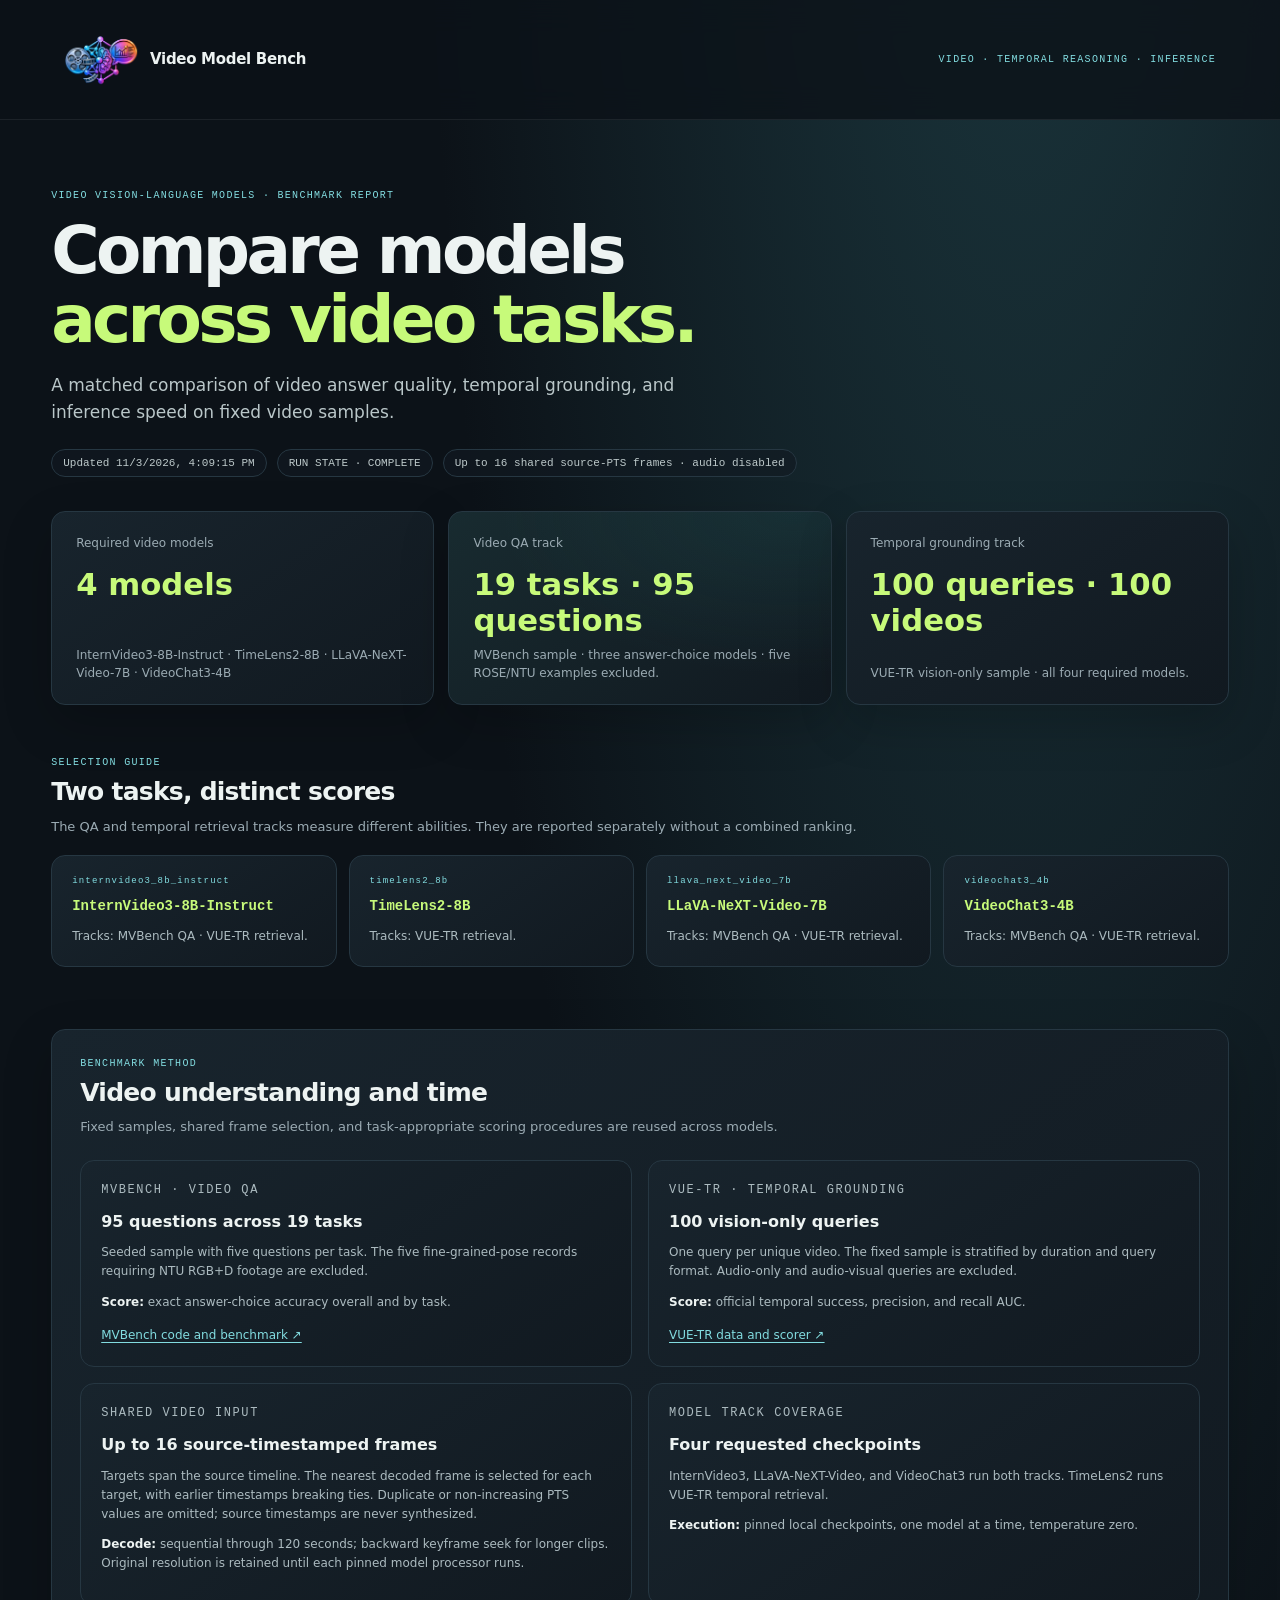
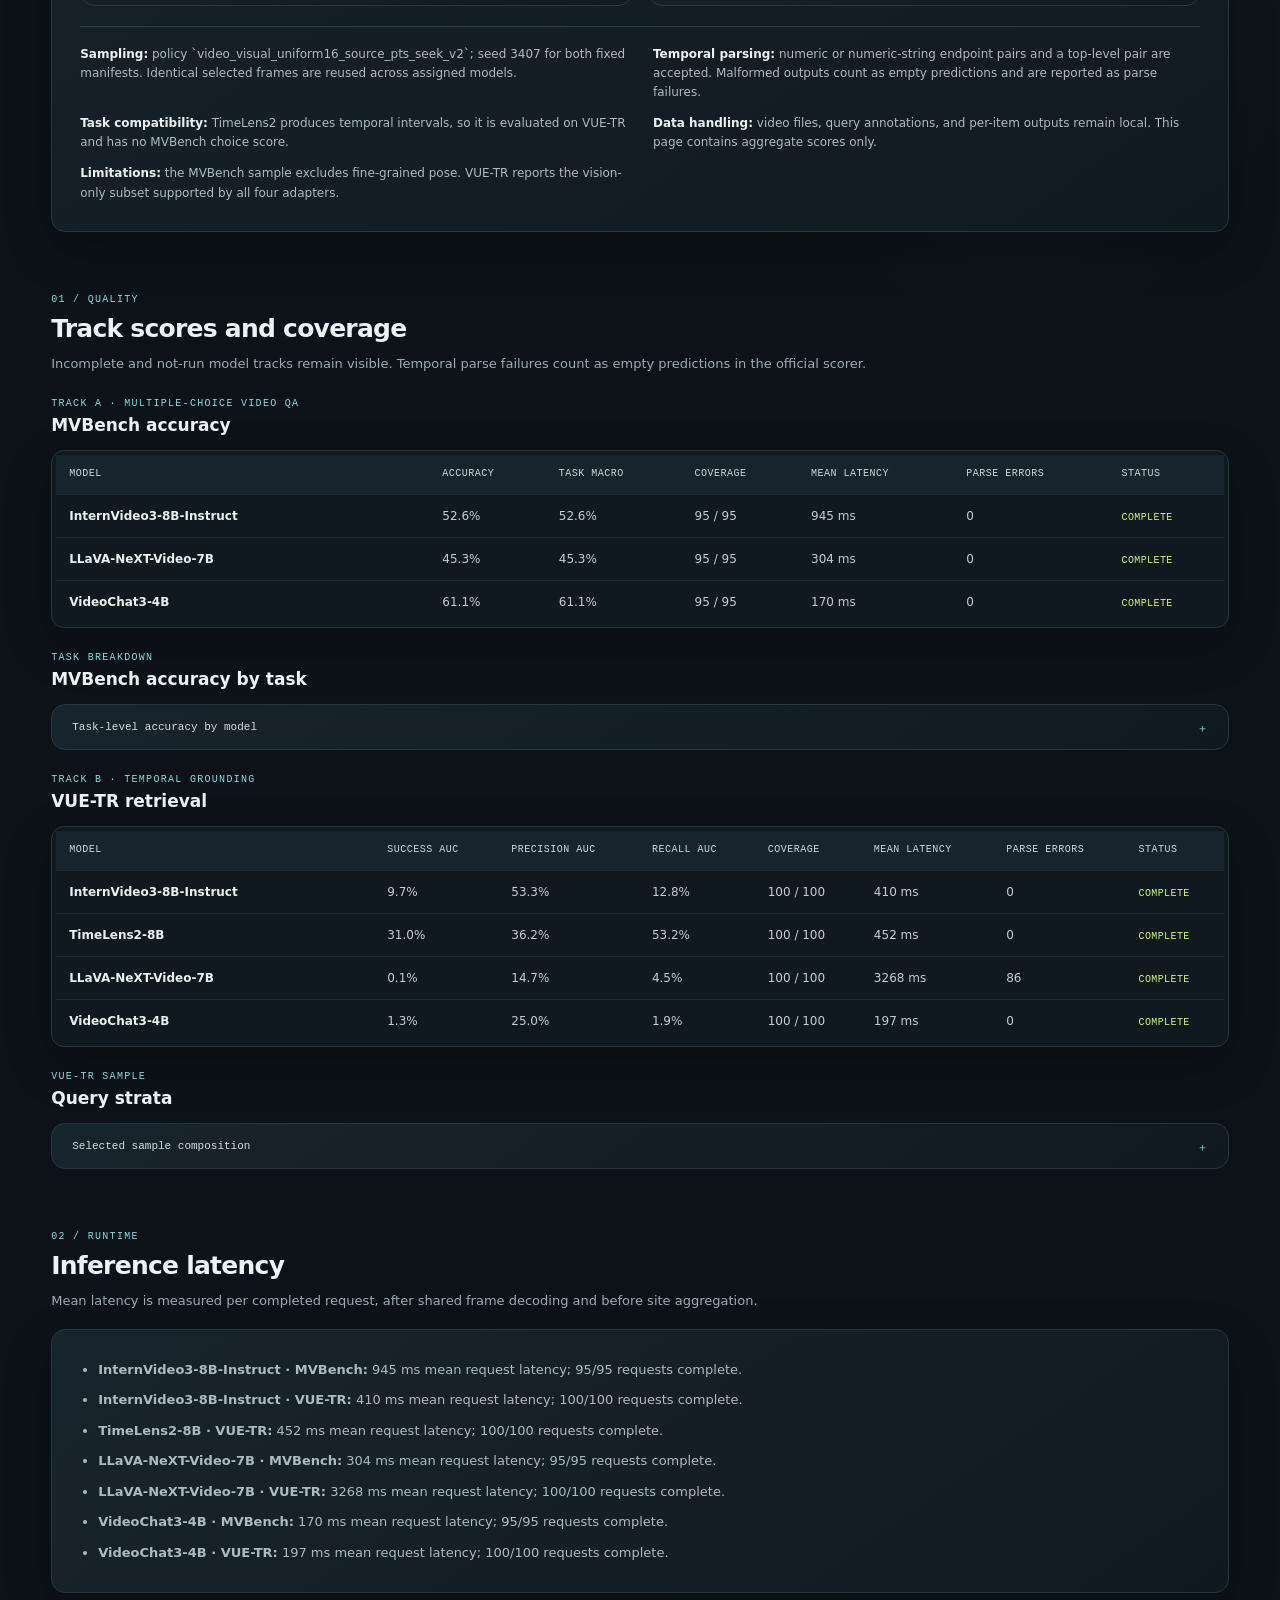
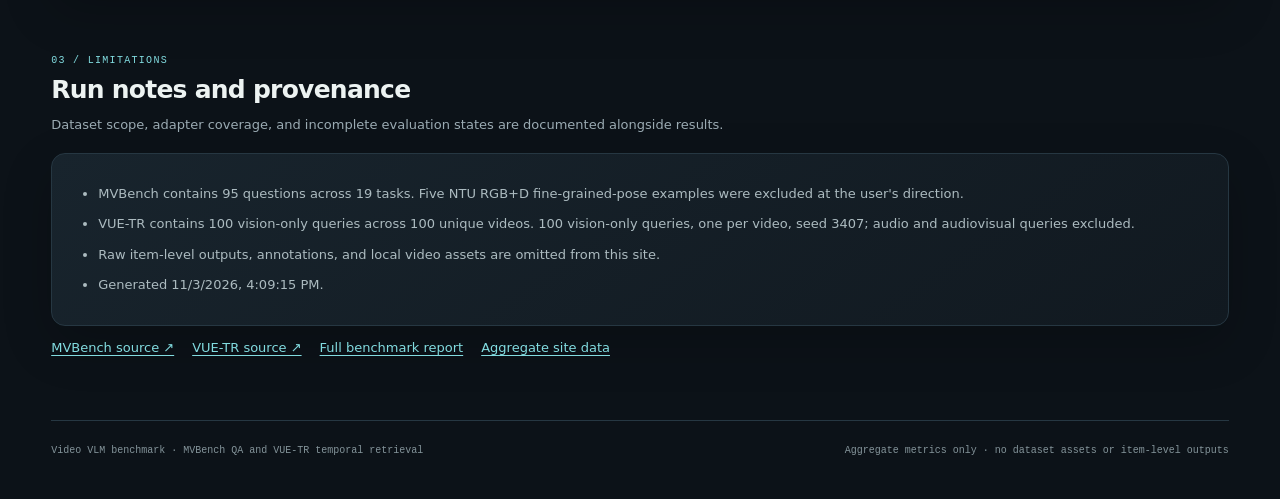
<file: video_Bench/index.html>
<!doctype html>
<html lang="en">
<head>
  <meta charset="utf-8">
  <meta name="viewport" content="width=device-width, initial-scale=1">
  <meta name="theme-color" content="#101720">
  <meta name="description" content="Video VLM benchmark results across multiple-choice video QA and temporal retrieval.">
  <link rel="icon" type="image/png" href="assets/video-vlm-mark.png">
  <title>Video VLM Benchmark</title>
  <link rel="stylesheet" href="styles.css">
</head>
<body>
  <header class="topbar">
    <a class="brand" href="#top"><span class="brand-mark"><img src="assets/video-vlm-mark.png" alt="Video VLM symbol"></span><span>Video Model Bench</span></a>
    <span class="topbar-note">VIDEO · TEMPORAL REASONING · INFERENCE</span>
  </header>
  <main id="top">
    <section class="hero">
      <p class="eyebrow">VIDEO VISION-LANGUAGE MODELS · BENCHMARK REPORT</p>
      <h1>Compare models<br><span>across video tasks.</span></h1>
      <p class="hero-copy">A matched comparison of video answer quality, temporal grounding, and inference speed on fixed video samples.</p>
      <div class="hero-meta"><span id="generated">Loading report data…</span><span id="run-state">—</span><span>Up to 16 shared source-PTS frames · audio disabled</span></div>
    </section>

    <div id="report-status" class="status-banner" role="status" hidden></div>

    <section class="summary-grid video-summary" aria-label="Benchmark summary">
      <article class="summary-card"><span class="stat-label">Required video models</span><strong id="model-count">4 models</strong><span id="model-list" class="stat-foot">InternVideo3 · TimeLens2 · LLaVA-NeXT-Video · VideoChat3</span></article>
      <article class="summary-card accent"><span class="stat-label">Video QA track</span><strong>19 tasks · 95 questions</strong><span class="stat-foot">MVBench sample · three answer-choice models · five ROSE/NTU examples excluded.</span></article>
      <article class="summary-card"><span class="stat-label">Temporal grounding track</span><strong>100 queries · 100 videos</strong><span class="stat-foot">VUE-TR vision-only sample · all four required models.</span></article>
    </section>

    <section class="section-block" aria-labelledby="overview-title">
      <div class="section-head"><div><p class="eyebrow">SELECTION GUIDE</p><h2 id="overview-title">Two tasks, distinct scores</h2><p class="section-copy">The QA and temporal retrieval tracks measure different abilities. They are reported separately without a combined ranking.</p></div></div>
      <div id="model-strip" class="selection-grid" aria-label="Included model and track coverage"></div>
    </section>

    <section class="panel methodology" aria-labelledby="method-title">
      <div class="section-head"><div><p class="eyebrow">BENCHMARK METHOD</p><h2 id="method-title">Video understanding and time</h2><p class="section-copy">Fixed samples, shared frame selection, and task-appropriate scoring procedures are reused across models.</p></div></div>
      <div class="method-grid">
        <article class="method-card"><p class="eyebrow">MVBENCH · VIDEO QA</p><h3>95 questions across 19 tasks</h3><p>Seeded sample with five questions per task. The five fine-grained-pose records requiring NTU RGB+D footage are excluded.</p><p><b>Score:</b> exact answer-choice accuracy overall and by task.</p><a data-source="mvbench" target="_blank" rel="noreferrer">MVBench code and benchmark ↗</a></article>
        <article class="method-card"><p class="eyebrow">VUE-TR · TEMPORAL GROUNDING</p><h3>100 vision-only queries</h3><p>One query per unique video. The fixed sample is stratified by duration and query format. Audio-only and audio-visual queries are excluded.</p><p><b>Score:</b> official temporal success, precision, and recall AUC.</p><a data-source="vue_tr" target="_blank" rel="noreferrer">VUE-TR data and scorer ↗</a></article>
        <article class="method-card"><p class="eyebrow">SHARED VIDEO INPUT</p><h3>Up to 16 source-timestamped frames</h3><p>Targets span the source timeline. The nearest decoded frame is selected for each target, with earlier timestamps breaking ties. Duplicate or non-increasing PTS values are omitted; source timestamps are never synthesized.</p><p><b>Decode:</b> sequential through 120 seconds; backward keyframe seek for longer clips. Original resolution is retained until each pinned model processor runs.</p></article>
        <article class="method-card"><p class="eyebrow">MODEL TRACK COVERAGE</p><h3>Four requested checkpoints</h3><p>InternVideo3, LLaVA-NeXT-Video, and VideoChat3 run both tracks. TimeLens2 runs VUE-TR temporal retrieval.</p><p><b>Execution:</b> pinned local checkpoints, one model at a time, temperature zero.</p></article>
      </div>
      <div class="method-footer">
        <p><b>Sampling:</b> policy `video_visual_uniform16_source_pts_seek_v2`; seed 3407 for both fixed manifests. Identical selected frames are reused across assigned models.</p>
        <p><b>Temporal parsing:</b> numeric or numeric-string endpoint pairs and a top-level pair are accepted. Malformed outputs count as empty predictions and are reported as parse failures.</p>
        <p><b>Task compatibility:</b> TimeLens2 produces temporal intervals, so it is evaluated on VUE-TR and has no MVBench choice score.</p>
        <p><b>Data handling:</b> video files, query annotations, and per-item outputs remain local. This page contains aggregate scores only.</p>
        <p><b>Limitations:</b> the MVBench sample excludes fine-grained pose. VUE-TR reports the vision-only subset supported by all four adapters.</p>
      </div>
    </section>

    <section class="section-block" id="results">
      <div class="section-head"><div><p class="eyebrow">01 / QUALITY</p><h2>Track scores and coverage</h2><p class="section-copy">Incomplete and not-run model tracks remain visible. Temporal parse failures count as empty predictions in the official scorer.</p></div></div>
      <div class="subsection-head"><p class="eyebrow">TRACK A · MULTIPLE-CHOICE VIDEO QA</p><h3>MVBench accuracy</h3></div>
      <div class="table-shell"><table><thead><tr><th>Model</th><th>Accuracy</th><th>Task macro</th><th>Coverage</th><th>Mean latency</th><th>Parse errors</th><th>Status</th></tr></thead><tbody id="mvbench-rows"></tbody></table></div>
      <div class="subsection-head"><p class="eyebrow">TASK BREAKDOWN</p><h3>MVBench accuracy by task</h3></div>
      <details class="panel breakdown"><summary id="task-summary">Task-level accuracy by model</summary><div id="task-breakdown" class="task-grid"></div></details>
      <div class="subsection-head"><p class="eyebrow">TRACK B · TEMPORAL GROUNDING</p><h3>VUE-TR retrieval</h3></div>
      <div class="table-shell"><table><thead><tr><th>Model</th><th>Success AUC</th><th>Precision AUC</th><th>Recall AUC</th><th>Coverage</th><th>Mean latency</th><th>Parse errors</th><th>Status</th></tr></thead><tbody id="vue-rows"></tbody></table></div>
      <div class="subsection-head"><p class="eyebrow">VUE-TR SAMPLE</p><h3>Query strata</h3></div>
      <details class="panel breakdown"><summary id="strata-summary">Selected sample composition</summary><div id="strata-breakdown" class="task-grid"></div></details>
    </section>

    <section class="section-block">
      <div class="section-head"><div><p class="eyebrow">02 / RUNTIME</p><h2>Inference latency</h2><p class="section-copy">Mean latency is measured per completed request, after shared frame decoding and before site aggregation.</p></div></div>
      <div id="runtime-notes" class="panel notes"></div>
    </section>

    <section class="section-block">
      <div class="section-head"><div><p class="eyebrow">03 / LIMITATIONS</p><h2>Run notes and provenance</h2><p class="section-copy">Dataset scope, adapter coverage, and incomplete evaluation states are documented alongside results.</p></div></div>
      <div id="scope-notes" class="panel notes"></div>
      <div class="source-links"><a data-source="mvbench" target="_blank" rel="noreferrer">MVBench source ↗</a><a data-source="vue_tr" target="_blank" rel="noreferrer">VUE-TR source ↗</a><a href="report.md">Full benchmark report</a><a href="data.json">Aggregate site data</a></div>
    </section>
    <footer><span>Video VLM benchmark · MVBench QA and VUE-TR temporal retrieval</span><span>Aggregate metrics only · no dataset assets or item-level outputs</span></footer>
  </main>
  <script src="app.js" defer></script>
</body>
</html>
</file>
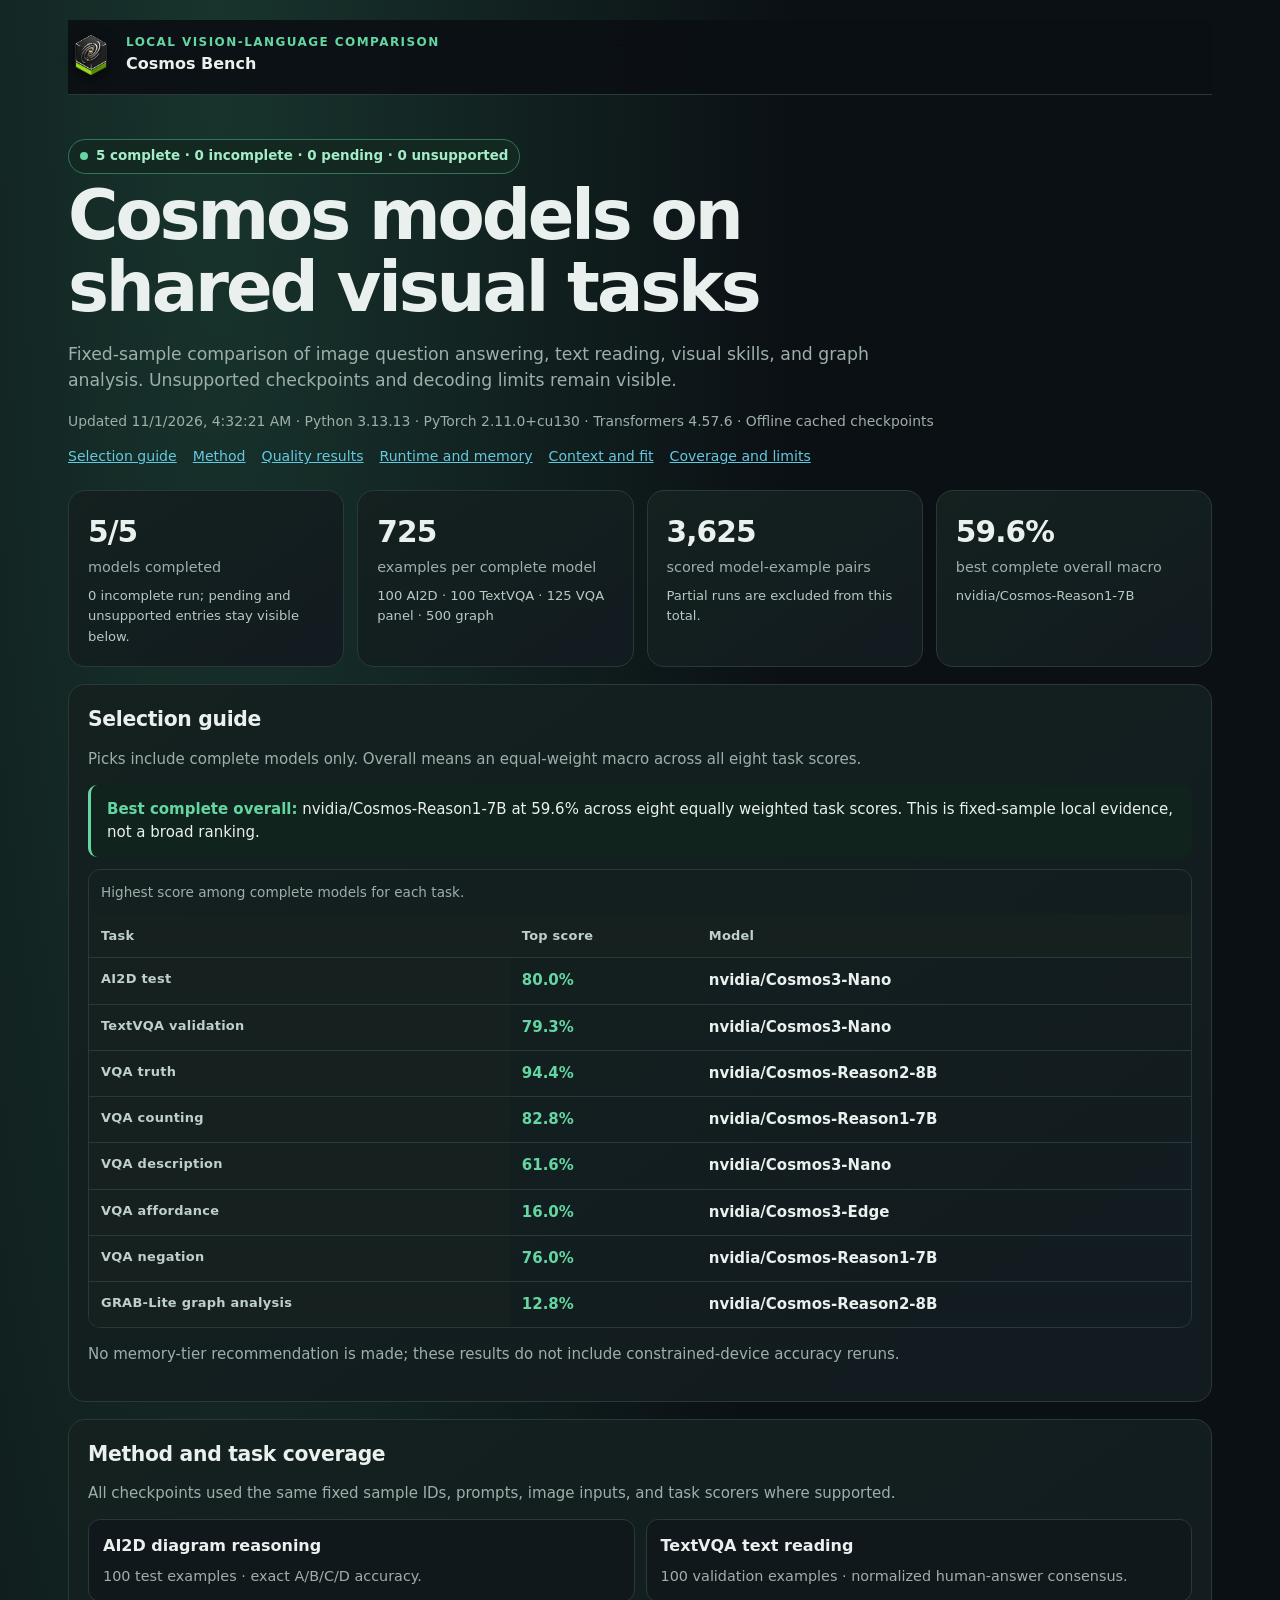
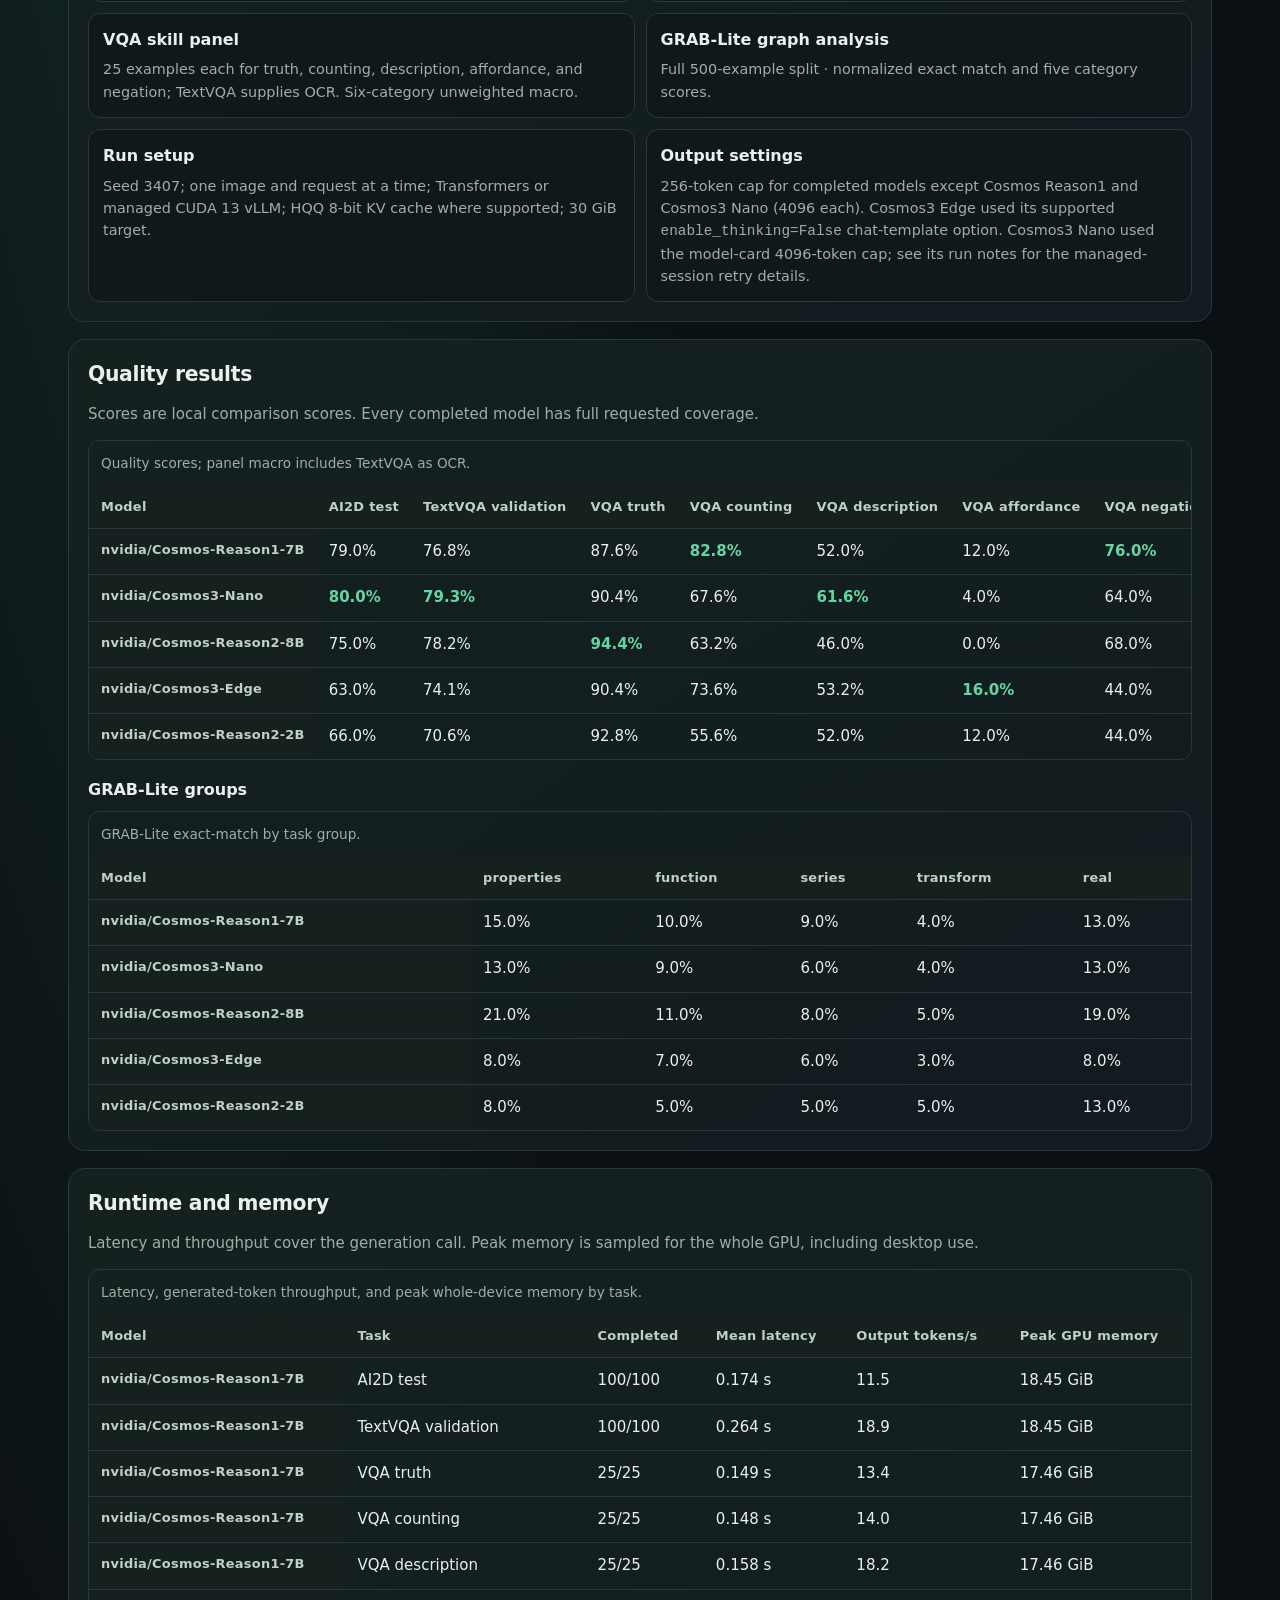
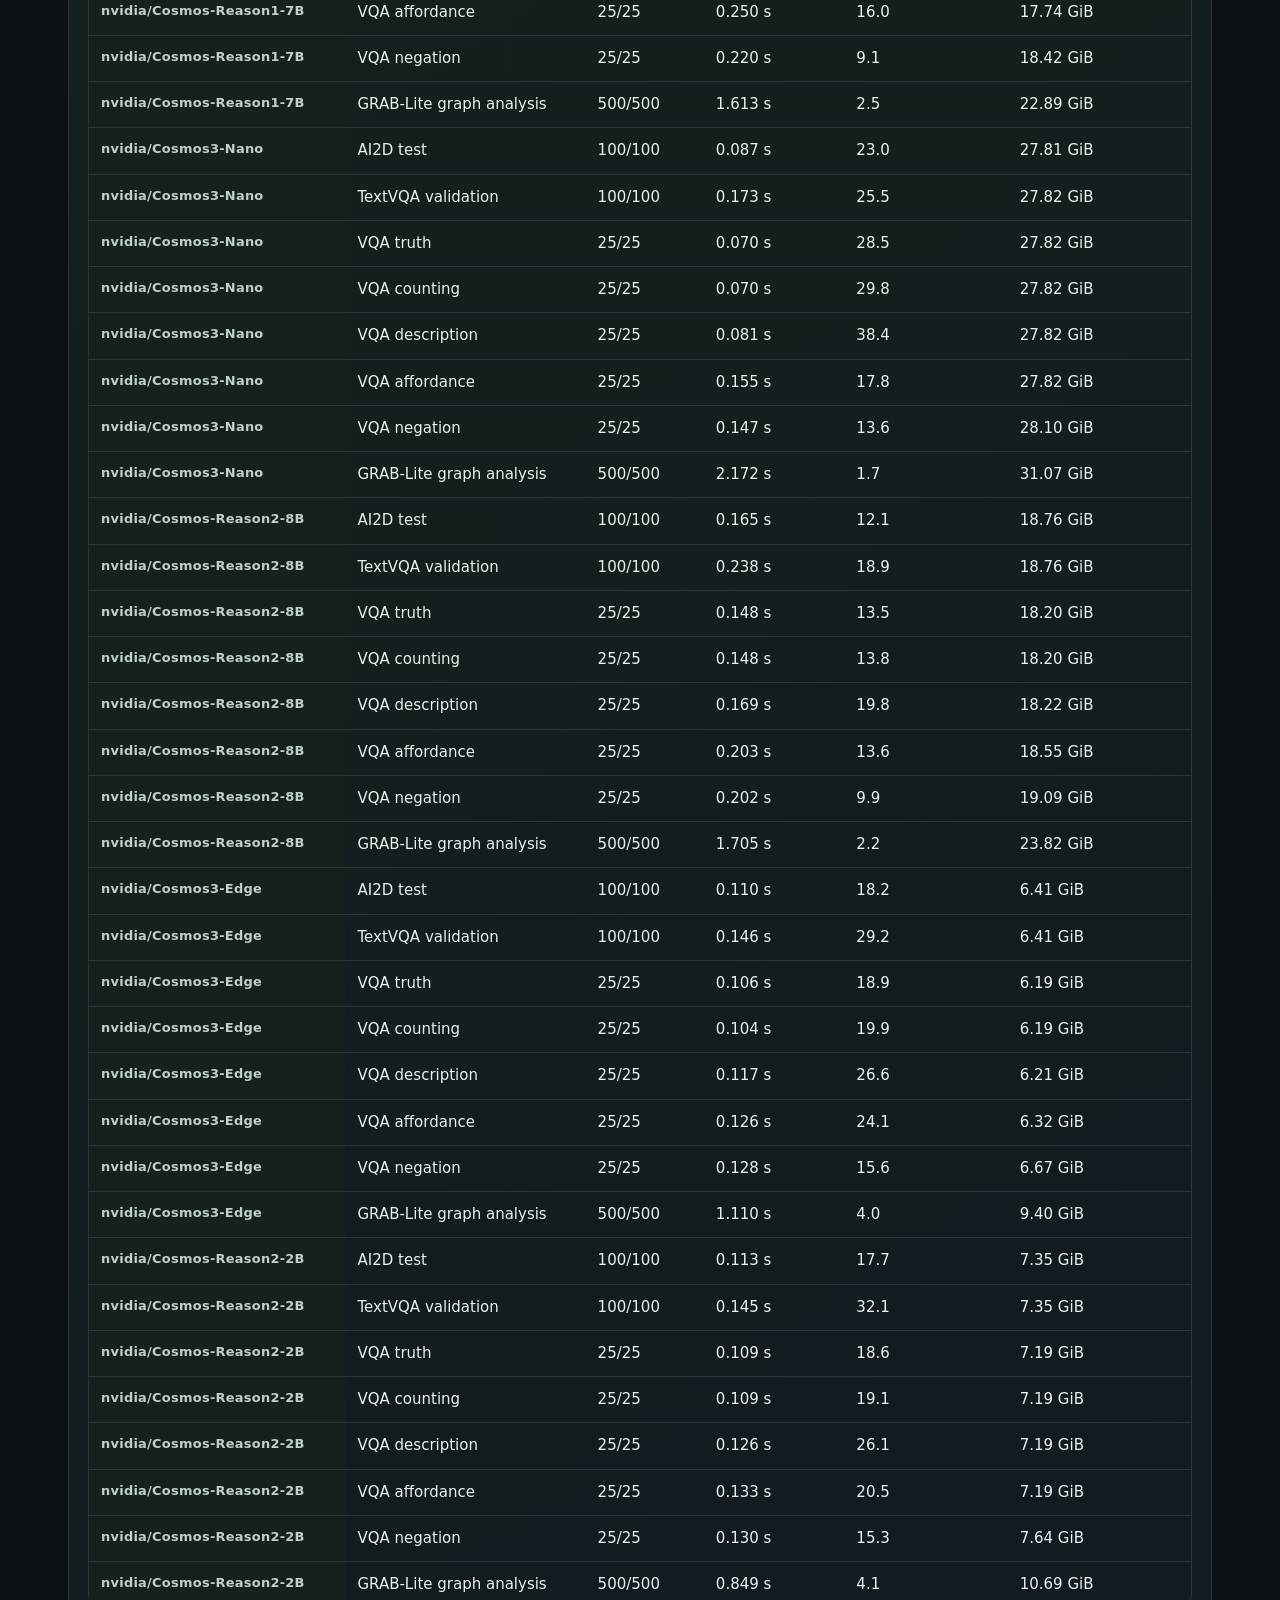
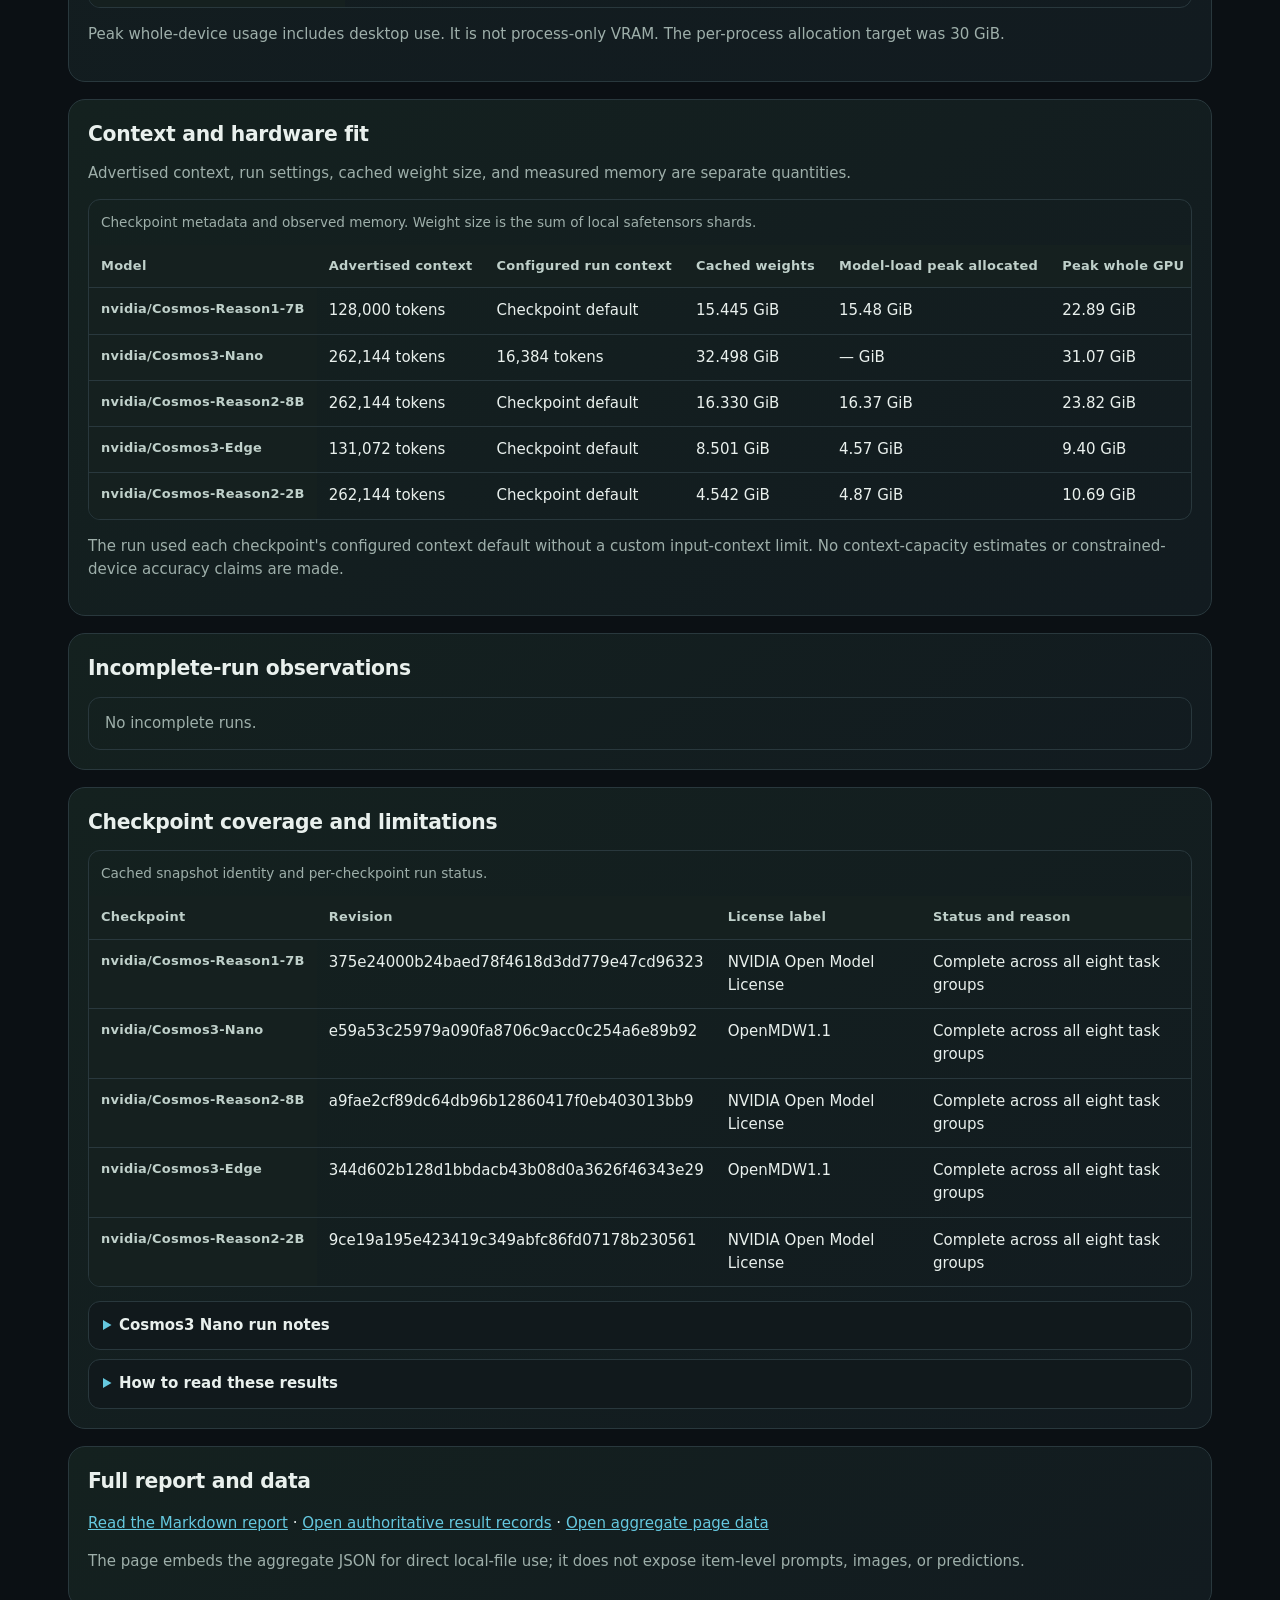
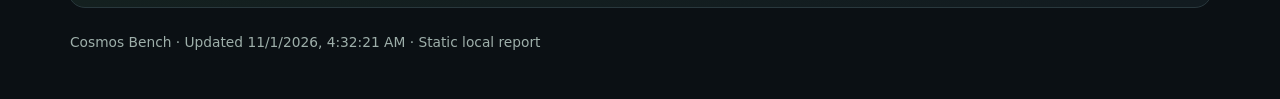
<file: cosmos_Bench/report-site/index.html>
<!doctype html>
<html lang="en">
<head>
<meta charset="utf-8">
<meta name="viewport" content="width=device-width, initial-scale=1">
<meta name="description" content="Measured results for the local Cosmos vision-language benchmark.">
<link rel="icon" type="image/svg+xml" href="cosmos-mark.svg" sizes="any">
<title>Cosmos Bench | Model results</title>
<style>
:root{color-scheme:dark;--bg:#0b1014;--panel:#121b20;--panel2:#17231f;--line:#29383d;--text:#e9f0ed;--muted:#9eafaa;--green:#64d6a1;--cyan:#65c8df;--amber:#f0bf62;--red:#ff817c;--focus:#ffd179}
*{box-sizing:border-box}html{scroll-behavior:smooth}body{margin:0;background:radial-gradient(ellipse at 17% 0%,#18342d 0,transparent 36rem),var(--bg);color:var(--text);font:15px/1.55 system-ui,-apple-system,BlinkMacSystemFont,"Segoe UI",sans-serif}.wrap{max-width:1200px;margin:auto;padding:20px 28px 42px}a{color:var(--cyan)}a:hover{color:#a8efff}a:focus-visible,button:focus-visible{outline:3px solid var(--focus);outline-offset:3px}.top{position:sticky;top:0;z-index:3;display:flex;align-items:center;gap:12px;padding:12px 0 16px;background:#0b1014ed;border-bottom:1px solid var(--line);backdrop-filter:blur(14px)}.mark{display:block;width:46px;height:46px;flex:none;object-fit:contain;filter:drop-shadow(0 3px 7px #0008)}.top small,.eyebrow{display:block;color:var(--green);font-size:.75rem;font-weight:700;letter-spacing:.12em;text-transform:uppercase}.top strong{font-size:1rem}.hero{padding:44px 0 22px}.hero h1{max-width:860px;margin:.4rem 0 .75rem;font-size:clamp(2.2rem,6vw,4.3rem);line-height:1.04;letter-spacing:-.045em}.hero p{max-width:850px;color:var(--muted);font-size:1.08rem}.meta{color:var(--muted);font-size:.87rem}.status{display:inline-flex;align-items:center;gap:8px;border:1px solid #32755e;background:#132820;color:#a5edc8;padding:6px 11px;border-radius:999px;font-size:.84rem;font-weight:700}.dot{width:8px;height:8px;border-radius:50%;background:var(--green)}.grid{display:grid;grid-template-columns:repeat(4,minmax(0,1fr));gap:13px}.card,section{border:1px solid var(--line);border-radius:17px;background:linear-gradient(145deg,#14211f,var(--panel));padding:19px}.metric{font-size:1.85rem;font-weight:780;font-variant-numeric:tabular-nums;letter-spacing:-.03em}.label{color:var(--muted);font-size:.9rem}.card-note{margin-top:8px;color:#b7c9c2;font-size:.82rem}section{margin-top:17px;scroll-margin-top:90px}h2{font-size:1.27rem;letter-spacing:-.015em;margin:0 0 12px}h3{margin:0 0 5px;font-size:1rem}.intro{color:var(--muted);margin:.3rem 0 14px}.pick{border-left:3px solid var(--green);padding:13px 16px;background:#10231c;border-radius:9px}.pick b{color:var(--green)}.callout{border-left:3px solid var(--amber);padding:13px 16px;background:#261f13;border-radius:9px;color:#f2d9a5}.table-wrap{overflow-x:auto;border:1px solid var(--line);border-radius:12px}table{width:100%;min-width:760px;border-collapse:collapse}caption{text-align:left;padding:12px;color:var(--muted);font-size:.85rem}th,td{text-align:left;padding:11px 12px;border-bottom:1px solid var(--line);vertical-align:top}th{color:#bfd0ca;font-size:.81rem;letter-spacing:.02em;white-space:nowrap;background:#15201f}tbody tr:last-child td,tbody tr:last-child th{border-bottom:0}td.num{font-variant-numeric:tabular-nums;white-space:nowrap}.model{font-weight:650;white-space:nowrap}.best{color:var(--green);font-weight:750}.subtle{color:var(--muted)}.split{display:grid;grid-template-columns:1fr 1fr;gap:14px}.method{display:grid;grid-template-columns:repeat(2,minmax(0,1fr));gap:11px}.method article{border:1px solid var(--line);border-radius:12px;padding:14px;background:#10181b}.method p{margin:.35rem 0 0;color:var(--muted);font-size:.9rem}.pills{display:flex;gap:8px;flex-wrap:wrap;margin:12px 0}.pill{display:inline-block;border:1px solid var(--line);border-radius:999px;color:#c2d0cc;padding:4px 9px;font-size:.8rem}details{border:1px solid var(--line);border-radius:12px;padding:12px 14px;background:#11191c}details+details{margin-top:9px}summary{cursor:pointer;font-weight:650}summary::marker{color:var(--cyan)}footer{padding:24px 2px 4px;color:var(--muted);font-size:.86rem}.nav{display:flex;gap:16px;flex-wrap:wrap;margin-top:13px;font-size:.88rem}.empty{color:var(--muted);padding:14px 16px;margin:0}@media(max-width:820px){.grid{grid-template-columns:repeat(2,minmax(0,1fr))}.split{grid-template-columns:1fr}}@media(max-width:560px){.wrap{padding:14px 14px 32px}.hero{padding:32px 0 18px}.grid,.method{grid-template-columns:1fr}.card,section{padding:15px}}
</style>
</head>
<body>
<div class="wrap">
<header class="top"><img class="mark" src="cosmos-mark.svg" alt="" aria-hidden="true"><div><small>Local vision-language comparison</small><strong>Cosmos Bench</strong></div></header>
<main>
<div class="hero">
  <span class="status"><span class="dot" aria-hidden="true"></span><span id="completion-status">Loading result summary</span></span>
  <h1>Cosmos models on shared visual tasks</h1>
  <p>Fixed-sample comparison of image question answering, text reading, visual skills, and graph analysis. Unsupported checkpoints and decoding limits remain visible.</p>
  <div class="meta" id="hero-meta"></div>
  <nav class="nav" aria-label="Report sections"><a href="#selection">Selection guide</a><a href="#method">Method</a><a href="#quality">Quality results</a><a href="#runtime">Runtime and memory</a><a href="#context">Context and fit</a><a href="#coverage">Coverage and limits</a></nav>
</div>
<div class="grid" id="summary-cards" aria-label="Benchmark summary"></div>
<section id="selection"><h2>Selection guide</h2><p class="intro">Picks include complete models only. Overall means an equal-weight macro across all eight task scores.</p><div id="selection-content"></div></section>
<section id="method"><h2>Method and task coverage</h2><p class="intro">All checkpoints used the same fixed sample IDs, prompts, image inputs, and task scorers where supported.</p><div id="method-content" class="method"></div></section>
<section id="quality"><h2>Quality results</h2><p class="intro">Scores are local comparison scores. Every completed model has full requested coverage.</p><div class="table-wrap" id="quality-table"></div><h3 style="margin:18px 0 8px">GRAB-Lite groups</h3><div class="table-wrap" id="graph-table"></div></section>
<section id="runtime"><h2>Runtime and memory</h2><p class="intro">Latency and throughput cover the generation call. Peak memory is sampled for the whole GPU, including desktop use.</p><div class="table-wrap" id="runtime-table"></div><p class="subtle">Peak whole-device usage includes desktop use. It is not process-only VRAM. The per-process allocation target was 30 GiB.</p></section>
<section id="context"><h2>Context and hardware fit</h2><p class="intro">Advertised context, run settings, cached weight size, and measured memory are separate quantities.</p><div class="table-wrap" id="context-table"></div><p class="subtle">The run used each checkpoint's configured context default without a custom input-context limit. No context-capacity estimates or constrained-device accuracy claims are made.</p></section>
<section id="incomplete-results"><h2>Incomplete-run observations</h2><div class="table-wrap" id="incomplete-table"></div></section>
<section id="coverage"><h2>Checkpoint coverage and limitations</h2><div class="table-wrap" id="coverage-table"></div><div id="caveats" style="margin-top:14px"></div></section>
<section><h2>Full report and data</h2><p><a href="../report.md">Read the Markdown report</a> · <a href="../results/results.json">Open authoritative result records</a> · <a href="data.json">Open aggregate page data</a></p><p class="subtle">The page embeds the aggregate JSON for direct local-file use; it does not expose item-level prompts, images, or predictions.</p></section>
</main>
<footer>Cosmos Bench · Updated <span id="footer-date"></span> · Static local report</footer>
</div>
<script id="report-data" type="application/json">{"generated_at":"2026-11-01T05:32:21+01:00","benchmark_generated_at":"2026-11-01 05:31:36 +0100","completion":{"completed":5,"total":5},"sample_plan":{"ai2d":100,"textvqa":100,"vqa_panel":25,"graph_grab_lite":500},"seed":3407,"memory_cap_gib":30.0,"execution_mode":"offline cached Transformers and managed vLLM CUDA 13, serial models and requests","runtime":{"python":"3.13.13","torch":"2.11.0+cu130","transformers":"4.57.6","qwen_vl_utils":null,"hqq":null,"pillow":"13.0.0"},"tasks":[{"id":"ai2d","label":"AI2D test"},{"id":"textvqa","label":"TextVQA validation"},{"id":"vqa_truth","label":"VQA truth"},{"id":"vqa_count","label":"VQA counting"},{"id":"vqa_description","label":"VQA description"},{"id":"vqa_affordance","label":"VQA affordance"},{"id":"vqa_negation","label":"VQA negation"},{"id":"graph_grab_lite","label":"GRAB-Lite graph analysis"}],"best_by_task":{"ai2d":"nvidia/Cosmos3-Nano","textvqa":"nvidia/Cosmos3-Nano","vqa_truth":"nvidia/Cosmos-Reason2-8B","vqa_count":"nvidia/Cosmos-Reason1-7B","vqa_description":"nvidia/Cosmos3-Nano","vqa_affordance":"nvidia/Cosmos3-Edge","vqa_negation":"nvidia/Cosmos-Reason1-7B","graph_grab_lite":"nvidia/Cosmos-Reason2-8B"},"models":[{"model_id":"nvidia/Cosmos-Reason1-7B","status":"complete","backend":"Transformers (cached checkpoint, bfloat16, HQQ int8 KV cache)","revision":"375e24000b24baed78f4618d3dd779e47cd96323","max_new_tokens":4096,"reasoning_mode":"checkpoint default; 4096-token cap follows the model card recommendation","overall_macro":0.5955,"panel_macro":0.6453333333333333,"graph_groups":{"properties":0.15,"function":0.1,"series":0.09,"transform":0.04,"real":0.13},"run_context_tokens":null,"gpu_memory_utilization":null,"checkpoint_context":128000,"cached_weight_gib":15.445,"model_load_peak_allocated_gib":15.485,"peak_gpu_used_gib":22.888,"peak_gpu_delta_gib":21.888,"benchmark_note":null,"tasks":{"ai2d":{"requested_n":100,"completed_n":100,"failed_n":null,"score":0.79,"mean_wall_s":0.173677,"generated_tokens_per_s":11.515524577066412,"peak_gpu_used_gib":18.447,"peak_gpu_delta_gib":17.447},"textvqa":{"requested_n":100,"completed_n":100,"failed_n":null,"score":0.768,"mean_wall_s":0.263697,"generated_tokens_per_s":18.885477205981644,"peak_gpu_used_gib":18.447,"peak_gpu_delta_gib":17.447},"vqa_truth":{"requested_n":25,"completed_n":25,"failed_n":null,"score":0.876,"mean_wall_s":0.148828,"generated_tokens_per_s":13.438307044378723,"peak_gpu_used_gib":17.461,"peak_gpu_delta_gib":16.461},"vqa_count":{"requested_n":25,"completed_n":25,"failed_n":null,"score":0.828,"mean_wall_s":0.1485,"generated_tokens_per_s":14.006372376259458,"peak_gpu_used_gib":17.461,"peak_gpu_delta_gib":16.461},"vqa_description":{"requested_n":25,"completed_n":25,"failed_n":null,"score":0.52,"mean_wall_s":0.158396,"generated_tokens_per_s":18.182805897247224,"peak_gpu_used_gib":17.461,"peak_gpu_delta_gib":16.461},"vqa_affordance":{"requested_n":25,"completed_n":25,"failed_n":null,"score":0.12,"mean_wall_s":0.250012,"generated_tokens_per_s":15.999952926774236,"peak_gpu_used_gib":17.738,"peak_gpu_delta_gib":16.738},"vqa_negation":{"requested_n":25,"completed_n":25,"failed_n":null,"score":0.76,"mean_wall_s":0.220112,"generated_tokens_per_s":9.0859776858473,"peak_gpu_used_gib":18.424,"peak_gpu_delta_gib":17.424},"graph_grab_lite":{"requested_n":500,"completed_n":500,"failed_n":null,"score":0.102,"mean_wall_s":1.6128908,"generated_tokens_per_s":2.528378840096433,"peak_gpu_used_gib":22.888,"peak_gpu_delta_gib":21.888}}},{"model_id":"nvidia/Cosmos3-Nano","status":"complete","backend":"managed vLLM 0.21.0 (CUDA 13) + vllm-cosmos3","revision":"e59a53c25979a090fa8706c9acc0c254a6e89b92","max_new_tokens":4096,"reasoning_mode":"checkpoint default; 4096-token cap follows the model card recommendation","overall_macro":0.569875,"panel_macro":0.6115,"graph_groups":{"properties":0.13,"function":0.09,"series":0.06,"transform":0.04,"real":0.13},"run_context_tokens":16384,"gpu_memory_utilization":0.88,"checkpoint_context":262144,"cached_weight_gib":32.498,"model_load_peak_allocated_gib":null,"peak_gpu_used_gib":31.069,"peak_gpu_delta_gib":null,"benchmark_note":"The managed vLLM endpoint stopped responding during the initial GRAB-Lite pass. Failed fixed-seed graph requests were retried in short controller-managed CUDA 13 sessions. All 825 selected examples ultimately completed. The profile used 16,384-token context, one sequence, and 88% GPU memory utilization.","tasks":{"ai2d":{"requested_n":100,"completed_n":100,"failed_n":0,"score":0.8,"mean_wall_s":0.087036,"generated_tokens_per_s":22.979182339398697,"peak_gpu_used_gib":27.806,"peak_gpu_delta_gib":26.806},"textvqa":{"requested_n":100,"completed_n":100,"failed_n":0,"score":0.793,"mean_wall_s":0.172778,"generated_tokens_per_s":25.52474646248824,"peak_gpu_used_gib":27.819,"peak_gpu_delta_gib":26.819},"vqa_truth":{"requested_n":25,"completed_n":25,"failed_n":0,"score":0.904,"mean_wall_s":0.070156,"generated_tokens_per_s":28.506118556868334,"peak_gpu_used_gib":27.819,"peak_gpu_delta_gib":26.819},"vqa_count":{"requested_n":25,"completed_n":25,"failed_n":0,"score":0.676,"mean_wall_s":0.069692,"generated_tokens_per_s":29.845512335715632,"peak_gpu_used_gib":27.819,"peak_gpu_delta_gib":26.819},"vqa_description":{"requested_n":25,"completed_n":25,"failed_n":0,"score":0.616,"mean_wall_s":0.081276,"generated_tokens_per_s":38.391417150940875,"peak_gpu_used_gib":27.819,"peak_gpu_delta_gib":26.819},"vqa_affordance":{"requested_n":25,"completed_n":25,"failed_n":0,"score":0.04,"mean_wall_s":0.15543200000000001,"generated_tokens_per_s":17.757414608199014,"peak_gpu_used_gib":27.819,"peak_gpu_delta_gib":26.819},"vqa_negation":{"requested_n":25,"completed_n":25,"failed_n":0,"score":0.64,"mean_wall_s":0.146596,"generated_tokens_per_s":13.643322203556394,"peak_gpu_used_gib":28.097,"peak_gpu_delta_gib":27.097},"graph_grab_lite":{"requested_n":500,"completed_n":500,"failed_n":0,"score":0.09,"mean_wall_s":2.1723288,"generated_tokens_per_s":1.673779770355206,"peak_gpu_used_gib":31.069,"peak_gpu_delta_gib":30.069}}},{"model_id":"nvidia/Cosmos-Reason2-8B","status":"complete","backend":"Transformers (cached checkpoint, bfloat16, HQQ int8 KV cache)","revision":"a9fae2cf89dc64db96b12860417f0eb403013bb9","max_new_tokens":null,"reasoning_mode":null,"overall_macro":0.547,"panel_macro":0.5830000000000001,"graph_groups":{"properties":0.21,"function":0.11,"series":0.08,"transform":0.05,"real":0.19},"run_context_tokens":null,"gpu_memory_utilization":null,"checkpoint_context":262144,"cached_weight_gib":16.33,"model_load_peak_allocated_gib":16.368,"peak_gpu_used_gib":23.822,"peak_gpu_delta_gib":22.822,"benchmark_note":null,"tasks":{"ai2d":{"requested_n":100,"completed_n":100,"failed_n":null,"score":0.75,"mean_wall_s":0.165358,"generated_tokens_per_s":12.094685654118674,"peak_gpu_used_gib":18.76,"peak_gpu_delta_gib":17.76},"textvqa":{"requested_n":100,"completed_n":100,"failed_n":null,"score":0.782,"mean_wall_s":0.238249,"generated_tokens_per_s":18.887667083806317,"peak_gpu_used_gib":18.76,"peak_gpu_delta_gib":17.76},"vqa_truth":{"requested_n":25,"completed_n":25,"failed_n":null,"score":0.944,"mean_wall_s":0.1483,"generated_tokens_per_s":13.48703894844687,"peak_gpu_used_gib":18.199,"peak_gpu_delta_gib":17.199},"vqa_count":{"requested_n":25,"completed_n":25,"failed_n":null,"score":0.632,"mean_wall_s":0.14796800000000002,"generated_tokens_per_s":13.787191347886129,"peak_gpu_used_gib":18.199,"peak_gpu_delta_gib":17.199},"vqa_description":{"requested_n":25,"completed_n":25,"failed_n":null,"score":0.46,"mean_wall_s":0.169352,"generated_tokens_per_s":19.840610152838664,"peak_gpu_used_gib":18.22,"peak_gpu_delta_gib":17.22},"vqa_affordance":{"requested_n":25,"completed_n":25,"failed_n":null,"score":0.0,"mean_wall_s":0.20276,"generated_tokens_per_s":13.611654509958479,"peak_gpu_used_gib":18.545,"peak_gpu_delta_gib":17.545},"vqa_negation":{"requested_n":25,"completed_n":25,"failed_n":null,"score":0.68,"mean_wall_s":0.202216,"generated_tokens_per_s":9.89053735781165,"peak_gpu_used_gib":19.094,"peak_gpu_delta_gib":18.094},"graph_grab_lite":{"requested_n":500,"completed_n":500,"failed_n":null,"score":0.128,"mean_wall_s":1.7053056,"generated_tokens_per_s":2.2482741800258217,"peak_gpu_used_gib":23.822,"peak_gpu_delta_gib":22.822}}},{"model_id":"nvidia/Cosmos3-Edge","status":"complete","backend":"Transformers (cached checkpoint, bfloat16, HQQ int8 KV cache)","revision":"344d602b128d1bbdacb43b08d0a3626f46343e29","max_new_tokens":256,"reasoning_mode":"disabled with the model's enable_thinking chat-template option to follow the shared answer-only contract","overall_macro":0.525875,"panel_macro":0.5855,"graph_groups":{"properties":0.08,"function":0.07,"series":0.06,"transform":0.03,"real":0.08},"run_context_tokens":null,"gpu_memory_utilization":null,"checkpoint_context":131072,"cached_weight_gib":8.501,"model_load_peak_allocated_gib":4.571,"peak_gpu_used_gib":9.4,"peak_gpu_delta_gib":8.4,"benchmark_note":null,"tasks":{"ai2d":{"requested_n":100,"completed_n":100,"failed_n":null,"score":0.63,"mean_wall_s":0.11018,"generated_tokens_per_s":18.24229022318899,"peak_gpu_used_gib":6.41,"peak_gpu_delta_gib":5.41},"textvqa":{"requested_n":100,"completed_n":100,"failed_n":null,"score":0.741,"mean_wall_s":0.145665,"generated_tokens_per_s":29.175735366495733,"peak_gpu_used_gib":6.41,"peak_gpu_delta_gib":5.41},"vqa_truth":{"requested_n":25,"completed_n":25,"failed_n":null,"score":0.904,"mean_wall_s":0.105768,"generated_tokens_per_s":18.910603687698757,"peak_gpu_used_gib":6.191,"peak_gpu_delta_gib":5.191},"vqa_count":{"requested_n":25,"completed_n":25,"failed_n":null,"score":0.736,"mean_wall_s":0.10446,"generated_tokens_per_s":19.911668231463725,"peak_gpu_used_gib":6.193,"peak_gpu_delta_gib":5.193},"vqa_description":{"requested_n":25,"completed_n":25,"failed_n":null,"score":0.532,"mean_wall_s":0.11738,"generated_tokens_per_s":26.581985436383476,"peak_gpu_used_gib":6.213,"peak_gpu_delta_gib":5.213},"vqa_affordance":{"requested_n":25,"completed_n":25,"failed_n":null,"score":0.16,"mean_wall_s":0.126244,"generated_tokens_per_s":24.0809805316054,"peak_gpu_used_gib":6.324,"peak_gpu_delta_gib":5.324},"vqa_negation":{"requested_n":25,"completed_n":25,"failed_n":null,"score":0.44,"mean_wall_s":0.128168,"generated_tokens_per_s":15.604126952035541,"peak_gpu_used_gib":6.67,"peak_gpu_delta_gib":5.67},"graph_grab_lite":{"requested_n":500,"completed_n":500,"failed_n":null,"score":0.064,"mean_wall_s":1.1099778,"generated_tokens_per_s":3.9874646393354434,"peak_gpu_used_gib":9.4,"peak_gpu_delta_gib":8.4}}},{"model_id":"nvidia/Cosmos-Reason2-2B","status":"complete","backend":"Transformers (cached checkpoint, bfloat16, HQQ int8 KV cache)","revision":"9ce19a195e423419c349abfc86fd07178b230561","max_new_tokens":null,"reasoning_mode":null,"overall_macro":0.50025,"panel_macro":0.545,"graph_groups":{"properties":0.08,"function":0.05,"series":0.05,"transform":0.05,"real":0.13},"run_context_tokens":null,"gpu_memory_utilization":null,"checkpoint_context":262144,"cached_weight_gib":4.542,"model_load_peak_allocated_gib":4.865,"peak_gpu_used_gib":10.691,"peak_gpu_delta_gib":9.691,"benchmark_note":null,"tasks":{"ai2d":{"requested_n":100,"completed_n":100,"failed_n":null,"score":0.66,"mean_wall_s":0.113295,"generated_tokens_per_s":17.653829579205386,"peak_gpu_used_gib":7.347,"peak_gpu_delta_gib":6.347},"textvqa":{"requested_n":100,"completed_n":100,"failed_n":null,"score":0.706,"mean_wall_s":0.145141,"generated_tokens_per_s":32.106187388933165,"peak_gpu_used_gib":7.347,"peak_gpu_delta_gib":6.347},"vqa_truth":{"requested_n":25,"completed_n":25,"failed_n":null,"score":0.928,"mean_wall_s":0.109464,"generated_tokens_per_s":18.635352032490275,"peak_gpu_used_gib":7.187,"peak_gpu_delta_gib":6.187},"vqa_count":{"requested_n":25,"completed_n":25,"failed_n":null,"score":0.556,"mean_wall_s":0.108876,"generated_tokens_per_s":19.104330986763014,"peak_gpu_used_gib":7.187,"peak_gpu_delta_gib":6.187},"vqa_description":{"requested_n":25,"completed_n":25,"failed_n":null,"score":0.52,"mean_wall_s":0.125764,"generated_tokens_per_s":26.077996793587584,"peak_gpu_used_gib":7.187,"peak_gpu_delta_gib":6.187},"vqa_affordance":{"requested_n":25,"completed_n":25,"failed_n":null,"score":0.12,"mean_wall_s":0.132912,"generated_tokens_per_s":20.465789500042902,"peak_gpu_used_gib":7.187,"peak_gpu_delta_gib":6.187},"vqa_negation":{"requested_n":25,"completed_n":25,"failed_n":null,"score":0.44,"mean_wall_s":0.130308,"generated_tokens_per_s":15.348652280822565,"peak_gpu_used_gib":7.637,"peak_gpu_delta_gib":6.637},"graph_grab_lite":{"requested_n":500,"completed_n":500,"failed_n":null,"score":0.072,"mean_wall_s":0.8487822,"generated_tokens_per_s":4.135341411734105,"peak_gpu_used_gib":10.691,"peak_gpu_delta_gib":9.691}}}],"incomplete":[],"pending":[],"unsupported":[]}</script>
<script>
const D=JSON.parse(document.getElementById('report-data').textContent);
const esc=s=>String(s??'—').replace(/[&<>"']/g,c=>({'&':'&amp;','<':'&lt;','>':'&gt;','"':'&quot;',"'":'&#39;'}[c]));
const P=x=>x==null?'—':`${(x*100).toFixed(1)}%`;
const N=(x,d=2)=>x==null?'—':Number(x).toFixed(d);
const models=D.models, tasks=D.tasks, pending=D.pending||[], incomplete=D.incomplete||[], unsupported=D.unsupported||[], byId=Object.fromEntries(models.map(m=>[m.model_id,m]));
const totalSamples=Object.values(D.sample_plan).reduce((s,v)=>s+v,0);
document.getElementById('completion-status').textContent=`${D.completion.completed} complete · ${incomplete.length} incomplete · ${pending.length} pending · ${unsupported.length} unsupported`;
document.getElementById('hero-meta').textContent=`Updated ${new Date(D.generated_at).toLocaleString()} · Python ${D.runtime.python} · PyTorch ${D.runtime.torch} · Transformers ${D.runtime.transformers} · Offline cached checkpoints`;
document.getElementById('footer-date').textContent=new Date(D.generated_at).toLocaleString();
const bestOverall=[...models].sort((a,b)=>b.overall_macro-a.overall_macro)[0];
const taskWinners=Object.fromEntries(tasks.map(t=>[t.id,models.reduce((a,m)=>m.tasks[t.id].score>a.tasks[t.id].score?m:a)]));
const scoreCount=models.length*totalSamples;
document.getElementById('summary-cards').innerHTML=`<article class="card"><div class="metric">${models.length}/${D.completion.total}</div><div class="label">models completed</div><div class="card-note">${incomplete.length} incomplete run; pending and unsupported entries stay visible below.</div></article><article class="card"><div class="metric">${totalSamples}</div><div class="label">examples per complete model</div><div class="card-note">100 AI2D · 100 TextVQA · 125 VQA panel · 500 graph</div></article><article class="card"><div class="metric">${scoreCount.toLocaleString()}</div><div class="label">scored model-example pairs</div><div class="card-note">Partial runs are excluded from this total.</div></article><article class="card"><div class="metric">${P(bestOverall.overall_macro)}</div><div class="label">best complete overall macro</div><div class="card-note">${esc(bestOverall.model_id)}</div></article>`;
document.getElementById('selection-content').innerHTML=`<div class="pick"><b>Best complete overall:</b> ${esc(bestOverall.model_id)} at ${P(bestOverall.overall_macro)} across eight equally weighted task scores. This is fixed-sample local evidence, not a broad ranking.</div><div class="table-wrap" style="margin-top:12px"><table><caption>Highest score among complete models for each task.</caption><thead><tr><th scope="col">Task</th><th scope="col">Top score</th><th scope="col">Model</th></tr></thead><tbody>${tasks.map(t=>`<tr><th scope="row">${esc(t.label)}</th><td class="num best">${P(taskWinners[t.id].tasks[t.id].score)}</td><td class="model">${esc(taskWinners[t.id].model_id)}</td></tr>`).join('')}</tbody></table></div><p class="subtle">No memory-tier recommendation is made; these results do not include constrained-device accuracy reruns.</p>`;
const method=[['AI2D diagram reasoning','100 test examples · exact A/B/C/D accuracy.'],['TextVQA text reading','100 validation examples · normalized human-answer consensus.'],['VQA skill panel','25 examples each for truth, counting, description, affordance, and negation; TextVQA supplies OCR. Six-category unweighted macro.'],['GRAB-Lite graph analysis','Full 500-example split · normalized exact match and five category scores.']];
document.getElementById('method-content').innerHTML=method.map(([h,p])=>`<article><h3>${h}</h3><p>${p}</p></article>`).join('')+`<article><h3>Run setup</h3><p>Seed ${D.seed}; one image and request at a time; Transformers or managed CUDA 13 vLLM; HQQ 8-bit KV cache where supported; ${D.memory_cap_gib} GiB target.</p></article><article><h3>Output settings</h3><p>256-token cap for completed models except Cosmos Reason1 and Cosmos3 Nano (4096 each). Cosmos3 Edge used its supported <code>enable_thinking=False</code> chat-template option. Cosmos3 Nano used the model-card 4096-token cap; see its run notes for the managed-session retry details.</p></article>`;
const head=`<thead><tr>${['Model',...tasks.map(t=>t.label),'Overall macro','VQA panel macro'].map((x,i)=>`<th scope="${i?'col':'col'}">${esc(x)}</th>`).join('')}</tr></thead>`;
document.getElementById('quality-table').innerHTML=`<table><caption>Quality scores; panel macro includes TextVQA as OCR.</caption>${head}<tbody>${models.map(m=>`<tr><th scope="row" class="model">${esc(m.model_id)}</th>${tasks.map(t=>`<td class="num ${taskWinners[t.id].model_id===m.model_id?'best':''}">${P(m.tasks[t.id].score)}</td>`).join('')}<td class="num best">${P(m.overall_macro)}</td><td class="num">${P(m.panel_macro)}</td></tr>`).join('')}</tbody></table>`;
const graphGroups=['properties','function','series','transform','real'];
document.getElementById('graph-table').innerHTML=`<table><caption>GRAB-Lite exact-match by task group.</caption><thead><tr><th scope="col">Model</th>${graphGroups.map(g=>`<th scope="col">${esc(g)}</th>`).join('')}</tr></thead><tbody>${models.map(m=>`<tr><th scope="row" class="model">${esc(m.model_id)}</th>${graphGroups.map(g=>`<td class="num">${P(m.graph_groups[g])}</td>`).join('')}</tr>`).join('')}</tbody></table>`;
document.getElementById('incomplete-table').innerHTML=incomplete.length?`<table><caption>Partial scores are based only on completed samples and are excluded from rankings.</caption><thead><tr><th scope="col">Model</th><th scope="col">Task</th><th scope="col">Completed</th><th scope="col">Failed</th><th scope="col">Partial score</th></tr></thead><tbody>${incomplete.flatMap(m=>Object.entries(m.tasks).map(([id,d])=>`<tr><th scope="row" class="model">${esc(m.model_id)}</th><td>${esc(tasks.find(t=>t.id===id)?.label||id)}</td><td class="num">${d.completed_n}/${d.requested_n}</td><td class="num">${d.failed_n}</td><td class="num">${P(d.score)}</td></tr>`)).join('')}</tbody></table>`:`<p class="empty">No incomplete runs.</p>`;
document.getElementById('runtime-table').innerHTML=`<table><caption>Latency, generated-token throughput, and peak whole-device memory by task.</caption><thead><tr><th scope="col">Model</th><th scope="col">Task</th><th scope="col">Completed</th><th scope="col">Mean latency</th><th scope="col">Output tokens/s</th><th scope="col">Peak GPU memory</th></tr></thead><tbody>${models.flatMap(m=>tasks.map(t=>{const d=m.tasks[t.id];return `<tr><th scope="row" class="model">${esc(m.model_id)}</th><td>${esc(t.label)}</td><td class="num">${d.completed_n}/${d.requested_n}</td><td class="num">${N(d.mean_wall_s,3)} s</td><td class="num">${N(d.generated_tokens_per_s,1)}</td><td class="num">${N(d.peak_gpu_used_gib,2)} GiB</td></tr>`})).join('')}</tbody></table>`;
document.getElementById('context-table').innerHTML=`<table><caption>Checkpoint metadata and observed memory. Weight size is the sum of local safetensors shards.</caption><thead><tr><th scope="col">Model</th><th scope="col">Advertised context</th><th scope="col">Configured run context</th><th scope="col">Cached weights</th><th scope="col">Model-load peak allocated</th><th scope="col">Peak whole GPU</th></tr></thead><tbody>${models.map(m=>`<tr><th scope="row" class="model">${esc(m.model_id)}</th><td class="num">${m.checkpoint_context?Number(m.checkpoint_context).toLocaleString():'—'} tokens</td><td>${m.run_context_tokens?Number(m.run_context_tokens).toLocaleString()+' tokens':'Checkpoint default'}</td><td class="num">${N(m.cached_weight_gib,3)} GiB</td><td class="num">${N(m.model_load_peak_allocated_gib,2)} GiB</td><td class="num">${N(m.peak_gpu_used_gib,2)} GiB</td></tr>`).join('')}</tbody></table>`;
document.getElementById('coverage-table').innerHTML=`<table><caption>Cached snapshot identity and per-checkpoint run status.</caption><thead><tr><th scope="col">Checkpoint</th><th scope="col">Revision</th><th scope="col">License label</th><th scope="col">Status and reason</th></tr></thead><tbody>${[...models,...incomplete,...pending,...unsupported].map(m=>`<tr><th scope="row" class="model">${esc(m.model_id)}</th><td class="num">${esc(m.revision)}</td><td>${m.model_id.includes('Cosmos3')?'OpenMDW1.1':'NVIDIA Open Model License'}</td><td>${esc(m.status==='complete'?'Complete across all eight task groups':m.error)}</td></tr>`).join('')}</tbody></table>`;
const nanoModel=byId['nvidia/Cosmos3-Nano'],nanoTasks=Object.values(nanoModel?.tasks||{}),nanoDone=nanoTasks.reduce((sum,d)=>sum+(d.completed_n||0),0),nanoRequested=nanoTasks.reduce((sum,d)=>sum+(d.requested_n||0),0),nanoNote=nanoModel?.benchmark_note||`${nanoDone}/${nanoRequested} selected examples completed.`;
document.getElementById('caveats').innerHTML=`<details><summary>Cosmos3 Nano run notes</summary><p>${esc(nanoNote)} <a href="https://huggingface.co/nvidia/Cosmos3-Nano">Cosmos3 Nano model card</a>.</p></details><details><summary>How to read these results</summary><p>Scores are fixed-sample selection evidence. The VQA panel is locally defined. Model-level throughput and peak memory depend on backend, prompts, image processing, and the desktop GPU baseline. Cosmos3 Edge used reasoning-disabled answer-only decoding, so do not equate it with a default-thinking run.</p></details>`;
</script>
</body>
</html>
</file>
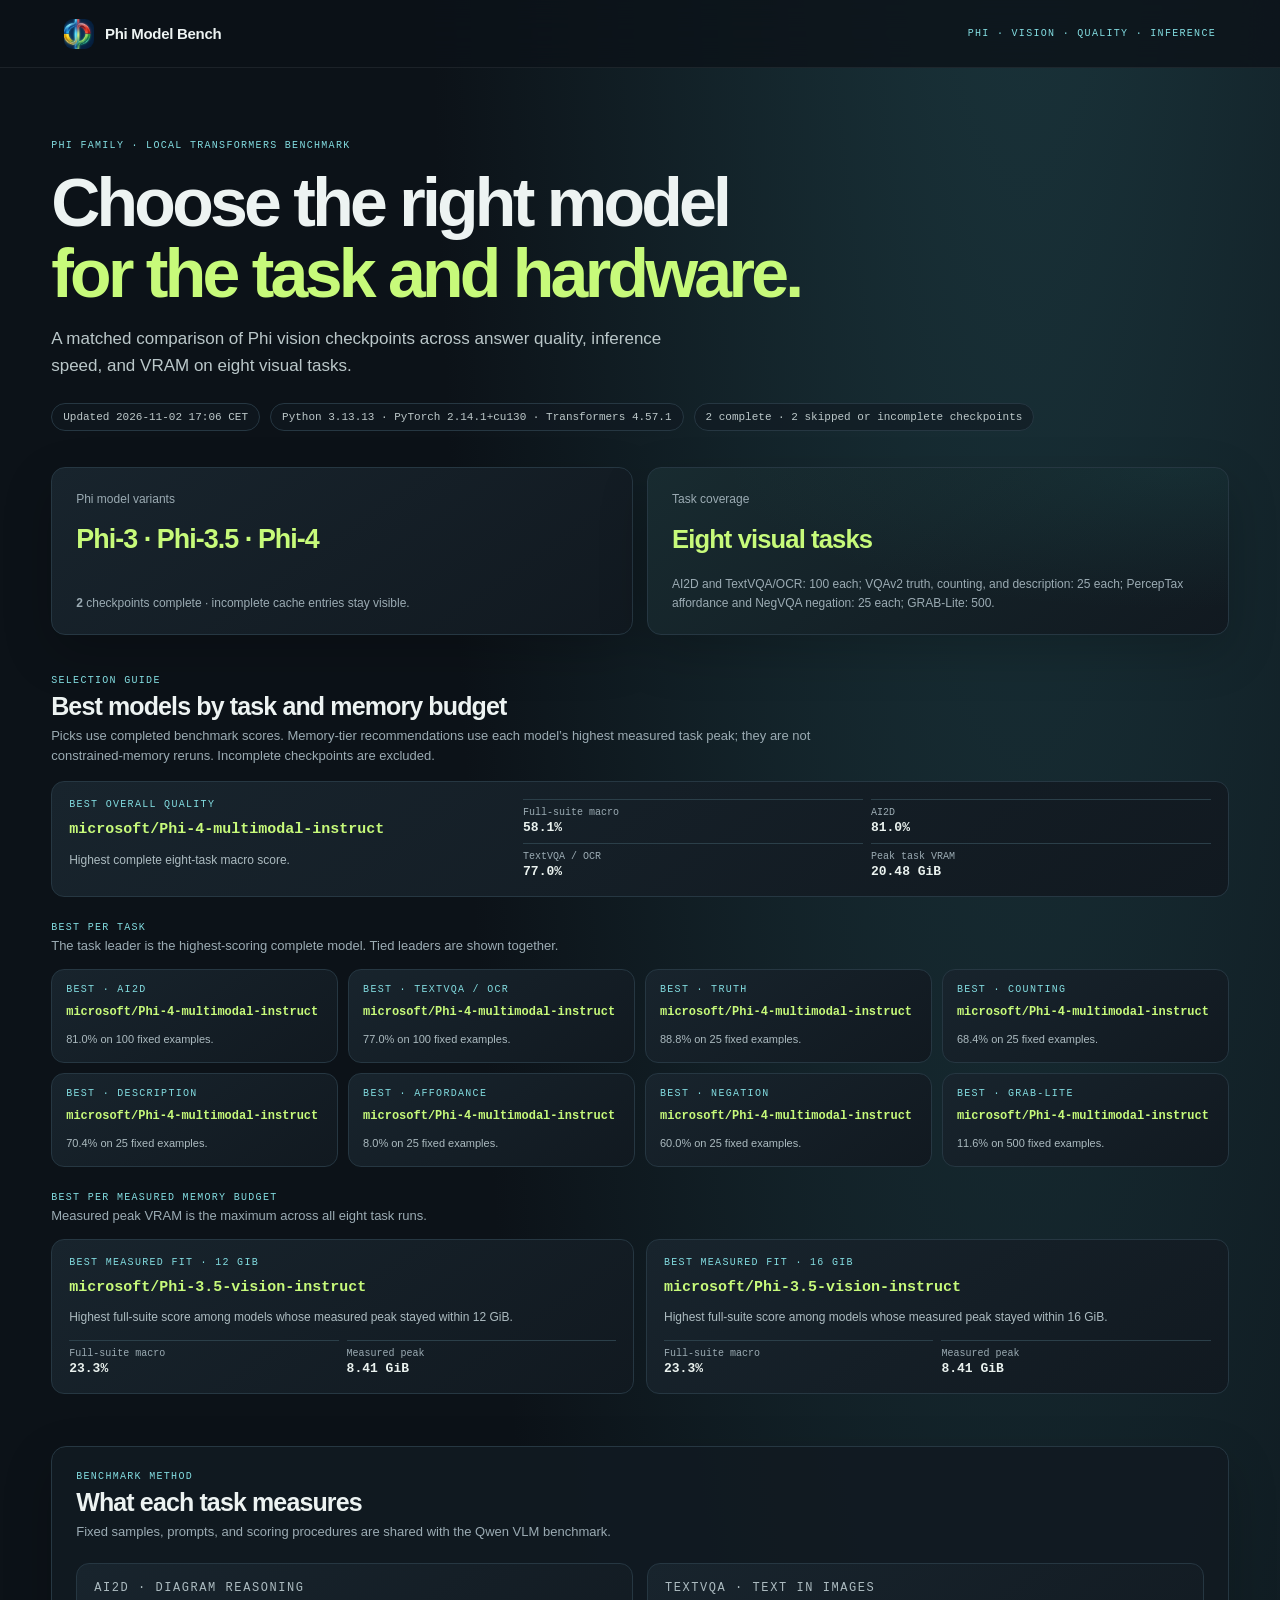
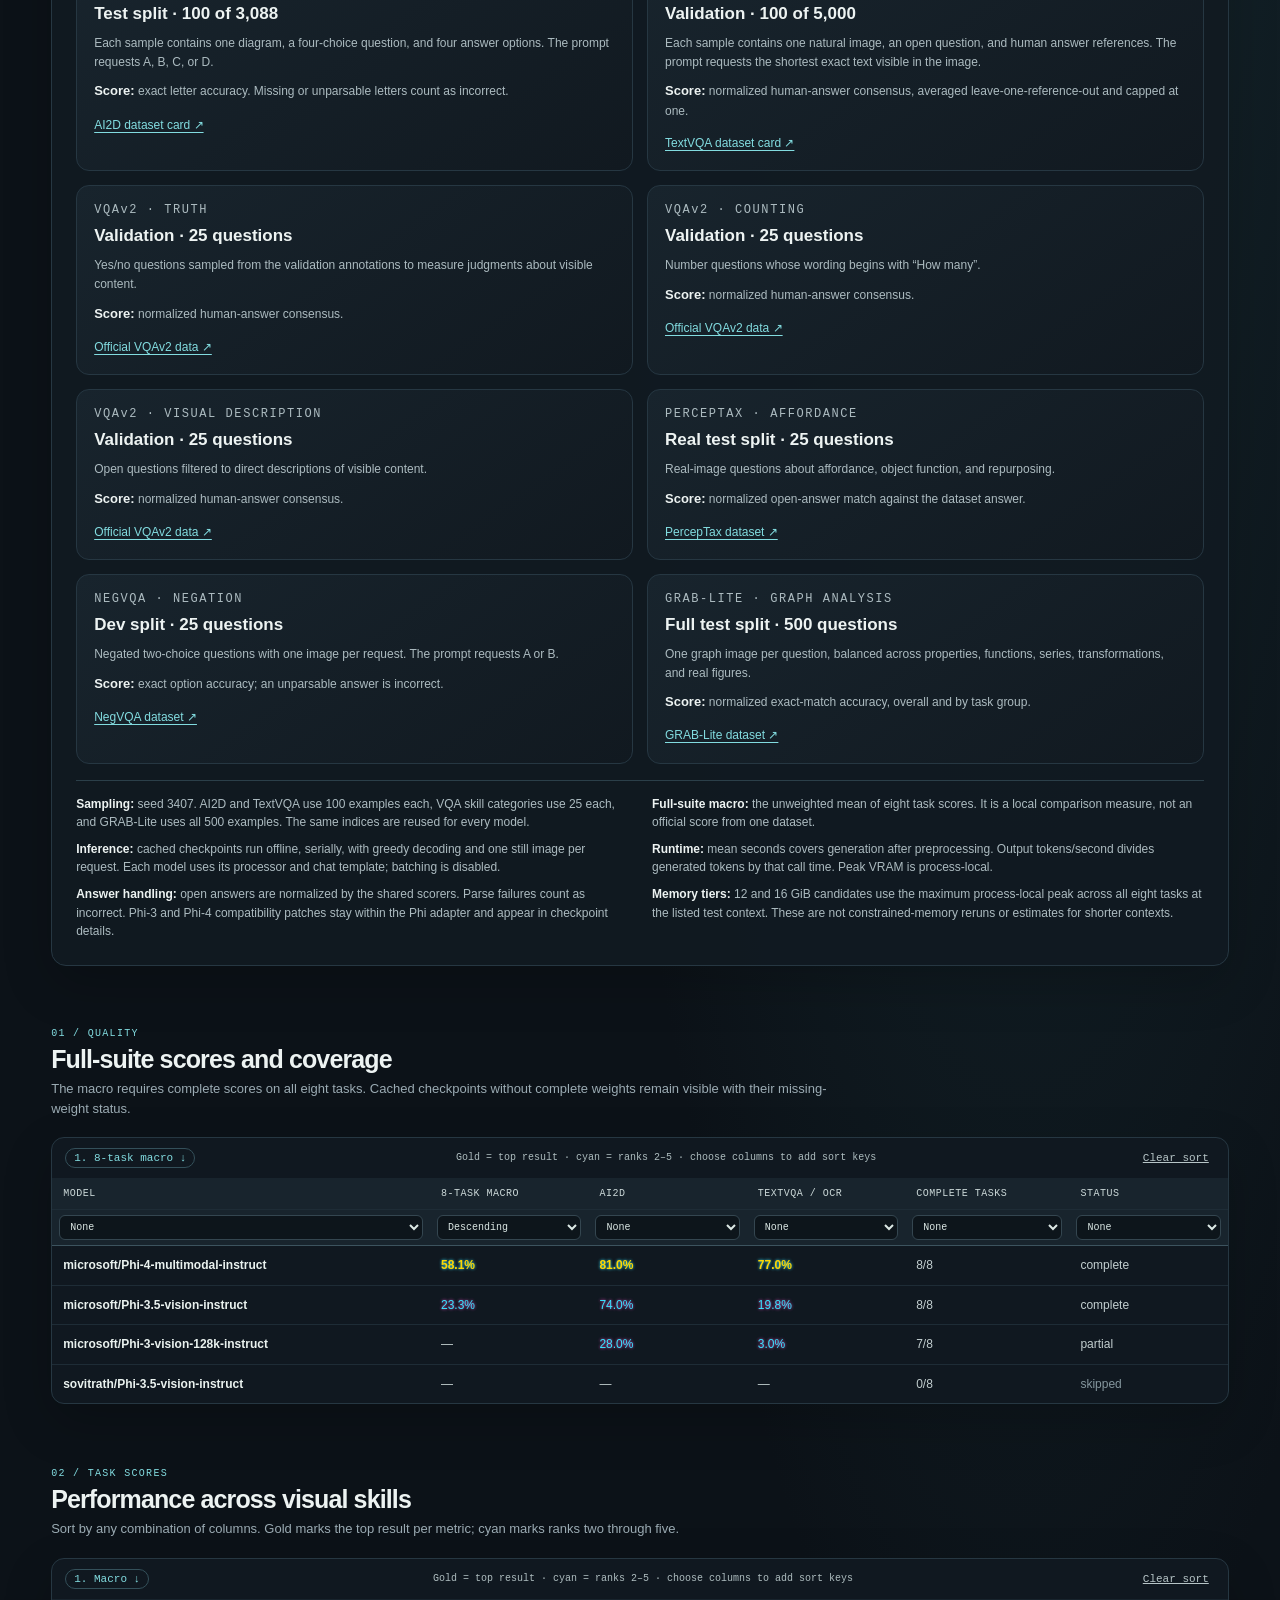
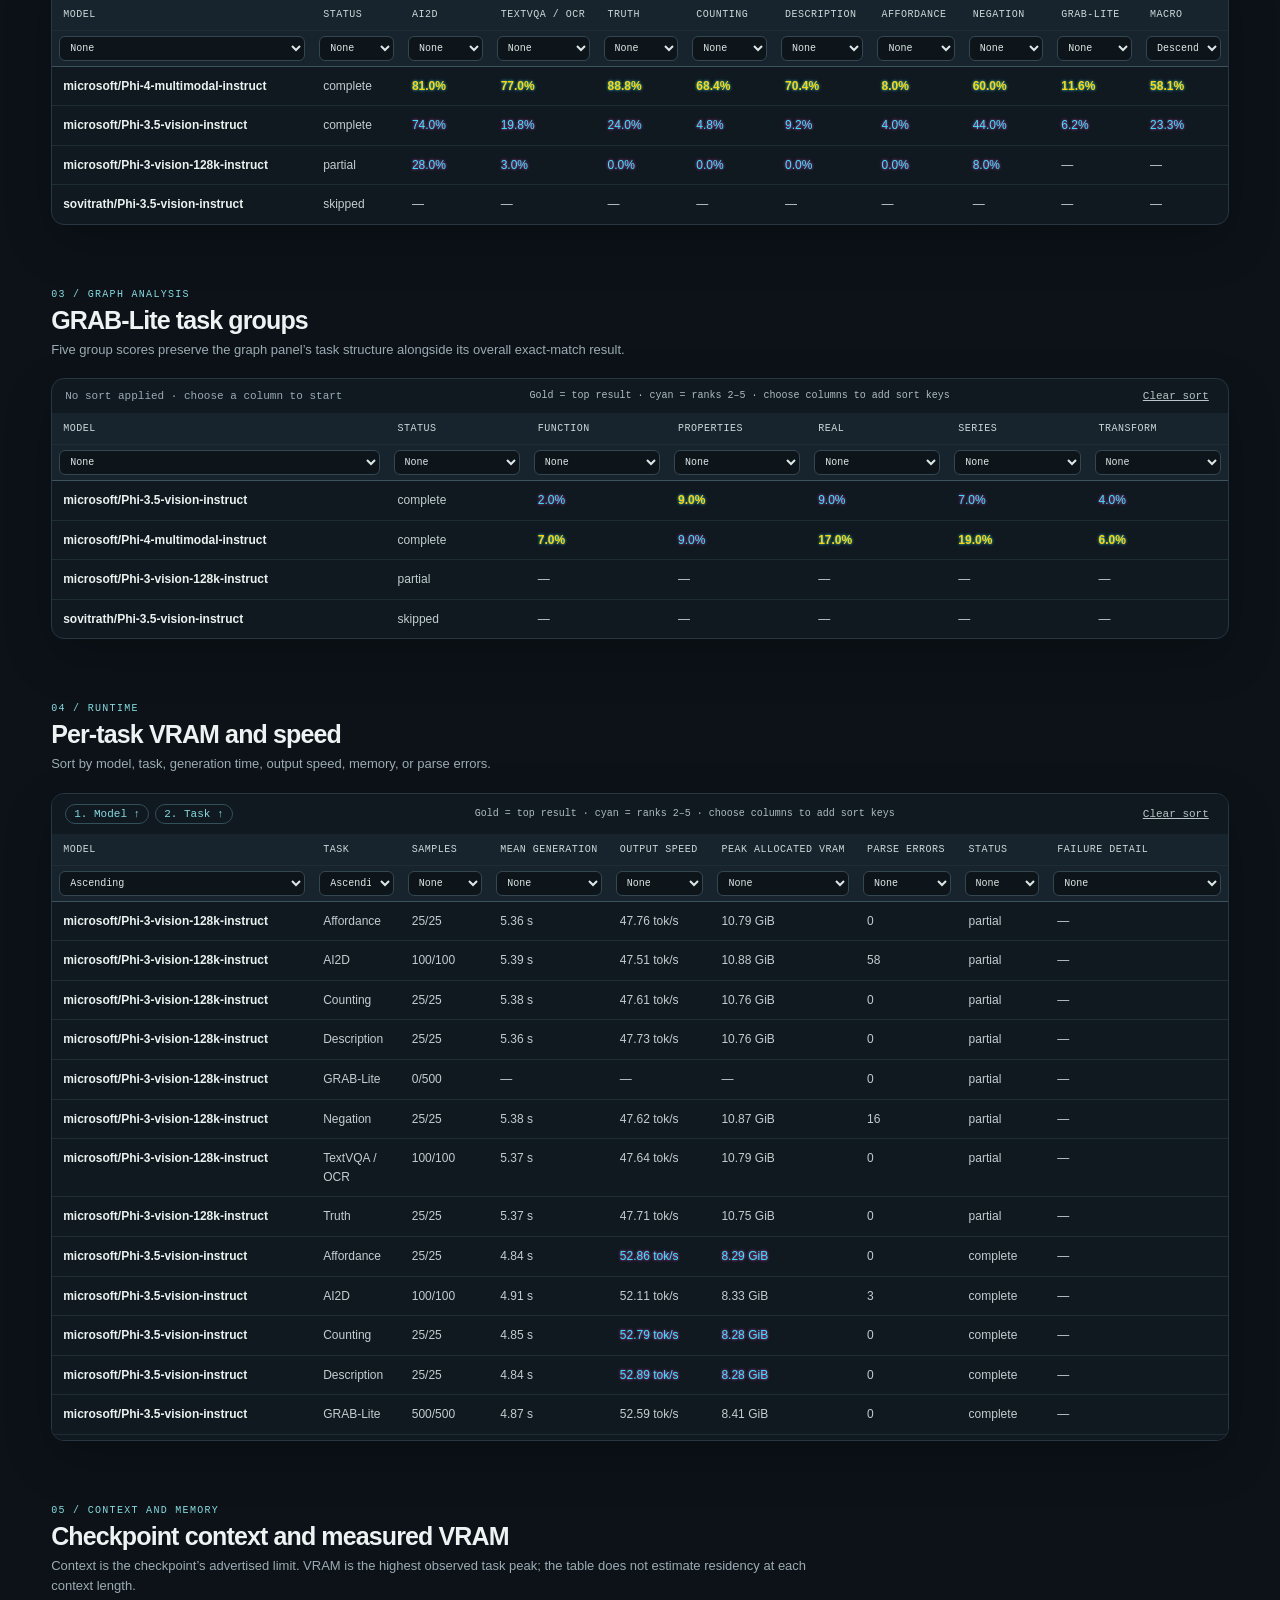
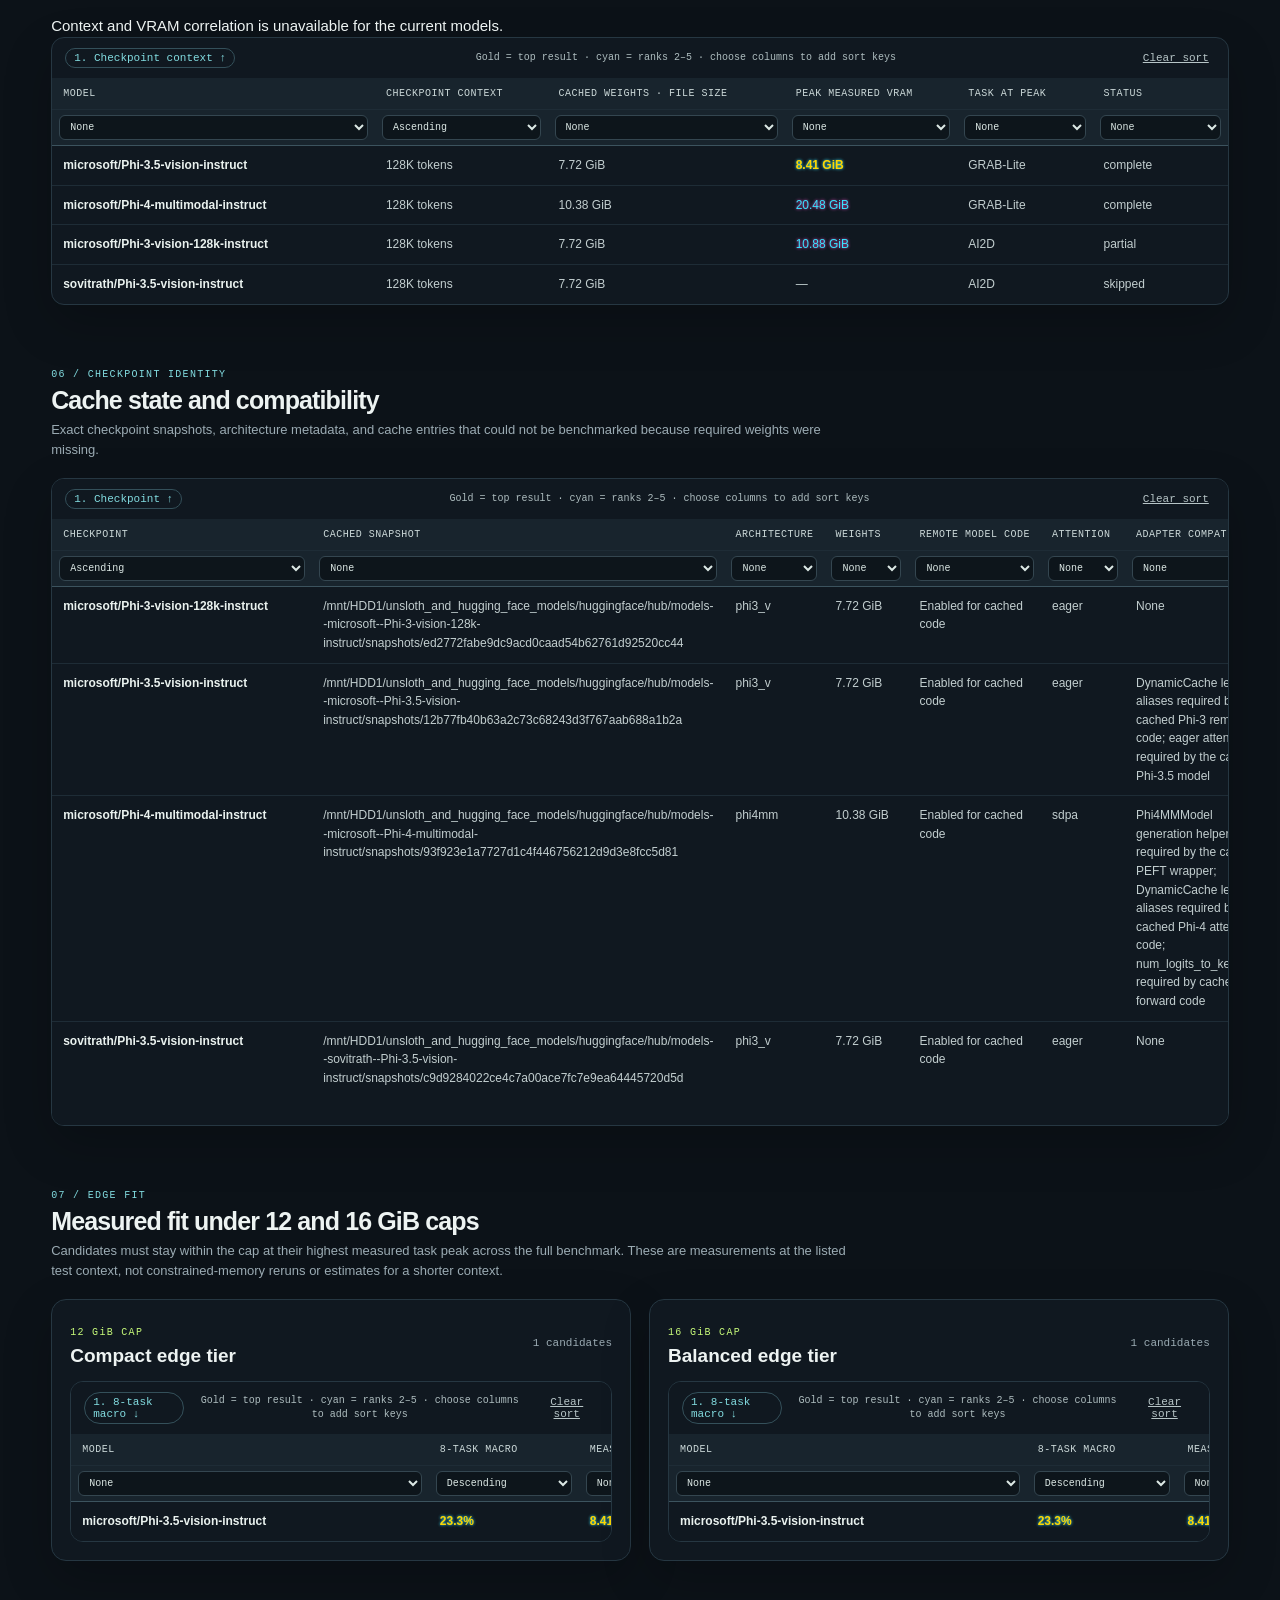
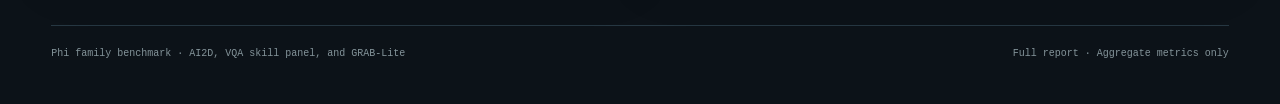
<file: phi_Bench/report-site/index.html>
<!doctype html>
<html lang="en">
<head>
  <meta charset="utf-8">
  <meta name="viewport" content="width=device-width, initial-scale=1">
  <meta name="theme-color" content="#101720">
  <meta name="description" content="Phi vision family benchmark results across eight visual tasks, with quality and runtime comparisons.">
  <link rel="icon" type="image/svg+xml" href="assets/phi-mark.svg">
  <title>Phi Family Benchmark</title>
  <link rel="stylesheet" href="styles.css?v=phi-summary-3">
</head>
<body>
  <header class="topbar">
    <a class="brand" href="#top"><span class="brand-mark"><img src="assets/phi-family.png" alt="Microsoft Phi symbol"></span><span>Phi Model Bench</span></a>
    <span class="topbar-note">PHI · VISION · QUALITY · INFERENCE</span>
  </header>
  <main id="top">
    <section class="hero">
      <p class="eyebrow">PHI FAMILY · LOCAL TRANSFORMERS BENCHMARK</p>
      <h1>Choose the right model<br><span>for the task and hardware.</span></h1>
      <p class="hero-copy">A matched comparison of Phi vision checkpoints across answer quality, inference speed, and VRAM on eight visual tasks.</p>
      <div class="hero-meta"><span id="generated">Loading results…</span><span id="runtime-version"></span><span id="model-total"></span></div>
    </section>

    <section class="stat-grid phi-summary summary-pair" aria-label="Benchmark summary">
      <article class="stat-card summary-card variants-card">
        <span class="stat-label">Phi model variants</span>
        <strong>Phi-3 · Phi-3.5 · Phi-4</strong>
        <span class="stat-foot"><b id="model-count">—</b> checkpoints complete · incomplete cache entries stay visible.</span>
      </article>
      <article class="stat-card summary-card accent-card coverage-card">
        <span class="stat-label">Task coverage</span>
        <strong>Eight visual tasks</strong>
        <span class="stat-foot">AI2D and TextVQA/OCR: 100 each; VQAv2 truth, counting, and description: 25 each; PercepTax affordance and NegVQA negation: 25 each; GRAB-Lite: 500.</span>
      </article>
    </section>

    <section class="section-block recommendations" aria-labelledby="selection-title">
      <div class="section-head"><div><p class="eyebrow">SELECTION GUIDE</p><h2 id="selection-title">Best models by task and memory budget</h2><p class="section-copy">Picks use completed benchmark scores. Memory-tier recommendations use each model’s highest measured task peak; they are not constrained-memory reruns. Incomplete checkpoints are excluded.</p></div></div>
      <div id="overall-pick" class="recommendation-grid overall-pick-grid"></div>
      <div class="selection-subhead"><p class="eyebrow">BEST PER TASK</p><p class="section-copy">The task leader is the highest-scoring complete model. Tied leaders are shown together.</p></div>
      <div id="task-picks" class="recommendation-grid task-pick-grid"></div>
      <div class="selection-subhead"><p class="eyebrow">BEST PER MEASURED MEMORY BUDGET</p><p class="section-copy">Measured peak VRAM is the maximum across all eight task runs.</p></div>
      <div id="budget-picks" class="recommendation-grid budget-pick-grid"></div>
    </section>

    <section class="panel methodology" aria-labelledby="method-title">
      <div class="panel-heading"><div><p class="eyebrow">BENCHMARK METHOD</p><h2 id="method-title">What each task measures</h2><p class="section-copy">Fixed samples, prompts, and scoring procedures are shared with the Qwen VLM benchmark.</p></div></div>
      <div class="method-grid">
        <article class="method-card"><p class="eyebrow">AI2D · DIAGRAM REASONING</p><h3>Test split · 100 of 3,088</h3><p>Each sample contains one diagram, a four-choice question, and four answer options. The prompt requests A, B, C, or D.</p><p><b>Score:</b> exact letter accuracy. Missing or unparsable letters count as incorrect.</p><a href="https://huggingface.co/datasets/lmms-lab/ai2d" target="_blank" rel="noreferrer">AI2D dataset card ↗</a></article>
        <article class="method-card"><p class="eyebrow">TEXTVQA · TEXT IN IMAGES</p><h3>Validation · 100 of 5,000</h3><p>Each sample contains one natural image, an open question, and human answer references. The prompt requests the shortest exact text visible in the image.</p><p><b>Score:</b> normalized human-answer consensus, averaged leave-one-reference-out and capped at one.</p><a href="https://huggingface.co/datasets/facebook/textvqa" target="_blank" rel="noreferrer">TextVQA dataset card ↗</a></article>
        <article class="method-card"><p class="eyebrow">VQAv2 · TRUTH</p><h3>Validation · 25 questions</h3><p>Yes/no questions sampled from the validation annotations to measure judgments about visible content.</p><p><b>Score:</b> normalized human-answer consensus.</p><a href="https://visualqa.org/download.html" target="_blank" rel="noreferrer">Official VQAv2 data ↗</a></article>
        <article class="method-card"><p class="eyebrow">VQAv2 · COUNTING</p><h3>Validation · 25 questions</h3><p>Number questions whose wording begins with “How many”.</p><p><b>Score:</b> normalized human-answer consensus.</p><a href="https://visualqa.org/download.html" target="_blank" rel="noreferrer">Official VQAv2 data ↗</a></article>
        <article class="method-card"><p class="eyebrow">VQAv2 · VISUAL DESCRIPTION</p><h3>Validation · 25 questions</h3><p>Open questions filtered to direct descriptions of visible content.</p><p><b>Score:</b> normalized human-answer consensus.</p><a href="https://visualqa.org/download.html" target="_blank" rel="noreferrer">Official VQAv2 data ↗</a></article>
        <article class="method-card"><p class="eyebrow">PERCEPTAX · AFFORDANCE</p><h3>Real test split · 25 questions</h3><p>Real-image questions about affordance, object function, and repurposing.</p><p><b>Score:</b> normalized open-answer match against the dataset answer.</p><a href="https://huggingface.co/datasets/RyanWW/PercepTaxBench" target="_blank" rel="noreferrer">PercepTax dataset ↗</a></article>
        <article class="method-card"><p class="eyebrow">NEGVQA · NEGATION</p><h3>Dev split · 25 questions</h3><p>Negated two-choice questions with one image per request. The prompt requests A or B.</p><p><b>Score:</b> exact option accuracy; an unparsable answer is incorrect.</p><a href="https://huggingface.co/datasets/yuhuizhang/NegVQA" target="_blank" rel="noreferrer">NegVQA dataset ↗</a></article>
        <article class="method-card"><p class="eyebrow">GRAB-LITE · GRAPH ANALYSIS</p><h3>Full test split · 500 questions</h3><p>One graph image per question, balanced across properties, functions, series, transformations, and real figures.</p><p><b>Score:</b> normalized exact-match accuracy, overall and by task group.</p><a href="https://huggingface.co/datasets/jonathan-roberts1/GRAB-lite" target="_blank" rel="noreferrer">GRAB-Lite dataset ↗</a></article>
      </div>
      <div class="method-footer">
        <p><b>Sampling:</b> seed 3407. AI2D and TextVQA use 100 examples each, VQA skill categories use 25 each, and GRAB-Lite uses all 500 examples. The same indices are reused for every model.</p>
        <p><b>Full-suite macro:</b> the unweighted mean of eight task scores. It is a local comparison measure, not an official score from one dataset.</p>
        <p><b>Inference:</b> cached checkpoints run offline, serially, with greedy decoding and one still image per request. Each model uses its processor and chat template; batching is disabled.</p>
        <p><b>Runtime:</b> mean seconds covers generation after preprocessing. Output tokens/second divides generated tokens by that call time. Peak VRAM is process-local.</p>
        <p><b>Answer handling:</b> open answers are normalized by the shared scorers. Parse failures count as incorrect. Phi-3 and Phi-4 compatibility patches stay within the Phi adapter and appear in checkpoint details.</p>
        <p><b>Memory tiers:</b> 12 and 16 GiB candidates use the maximum process-local peak across all eight tasks at the listed test context. These are not constrained-memory reruns or estimates for shorter contexts.</p>
      </div>
    </section>

    <section class="section-block">
      <div class="section-head"><div><p class="eyebrow">01 / QUALITY</p><h2>Full-suite scores and coverage</h2><p class="section-copy">The macro requires complete scores on all eight tasks. Cached checkpoints without complete weights remain visible with their missing-weight status.</p></div></div>
      <div id="scores-table"></div>
    </section>
    <section class="section-block">
      <div class="section-head"><div><p class="eyebrow">02 / TASK SCORES</p><h2>Performance across visual skills</h2><p class="section-copy">Sort by any combination of columns. Gold marks the top result per metric; cyan marks ranks two through five.</p></div></div>
      <div id="task-table"></div>
    </section>
    <section class="section-block">
      <div class="section-head"><div><p class="eyebrow">03 / GRAPH ANALYSIS</p><h2>GRAB-Lite task groups</h2><p class="section-copy">Five group scores preserve the graph panel’s task structure alongside its overall exact-match result.</p></div></div>
      <div id="graph-group-table"></div>
    </section>
    <section class="section-block">
      <div class="section-head"><div><p class="eyebrow">04 / RUNTIME</p><h2>Per-task VRAM and speed</h2><p class="section-copy">Sort by model, task, generation time, output speed, memory, or parse errors.</p></div></div>
      <div id="runtime-table"></div>
    </section>
    <section class="section-block">
      <div class="section-head"><div><p class="eyebrow">05 / CONTEXT AND MEMORY</p><h2>Checkpoint context and measured VRAM</h2><p class="section-copy">Context is the checkpoint’s advertised limit. VRAM is the highest observed task peak; the table does not estimate residency at each context length.</p></div></div>
      <div id="context-correlation" class="correlation-note"></div>
      <div id="context-vram-table"></div>
    </section>
    <section class="section-block">
      <div class="section-head"><div><p class="eyebrow">06 / CHECKPOINT IDENTITY</p><h2>Cache state and compatibility</h2><p class="section-copy">Exact checkpoint snapshots, architecture metadata, and cache entries that could not be benchmarked because required weights were missing.</p></div></div>
      <div id="checkpoint-table"></div>
    </section>
    <section class="section-block edge-section">
      <div class="section-head"><div><p class="eyebrow">07 / EDGE FIT</p><h2>Measured fit under 12 and 16 GiB caps</h2><p class="section-copy">Candidates must stay within the cap at their highest measured task peak across the full benchmark. These are measurements at the listed test context, not constrained-memory reruns or estimates for a shorter context.</p></div></div>
      <div class="edge-grid">
        <article class="panel edge-card"><div class="edge-title"><div><span class="limit-tag">12 GiB CAP</span><h3>Compact edge tier</h3></div><span id="edge12-count" class="edge-count"></span></div><div id="edge12-table"></div></article>
        <article class="panel edge-card"><div class="edge-title"><div><span class="limit-tag">16 GiB CAP</span><h3>Balanced edge tier</h3></div><span id="edge16-count" class="edge-count"></span></div><div id="edge16-table"></div></article>
      </div>
    </section>
    <footer><span>Phi family benchmark · AI2D, VQA skill panel, and GRAB-Lite</span><span><a href="report.md">Full report</a> · Aggregate metrics only</span></footer>
  </main>
  <script src="app.js?v=phi-1" defer></script>
</body>
</html>
</file>
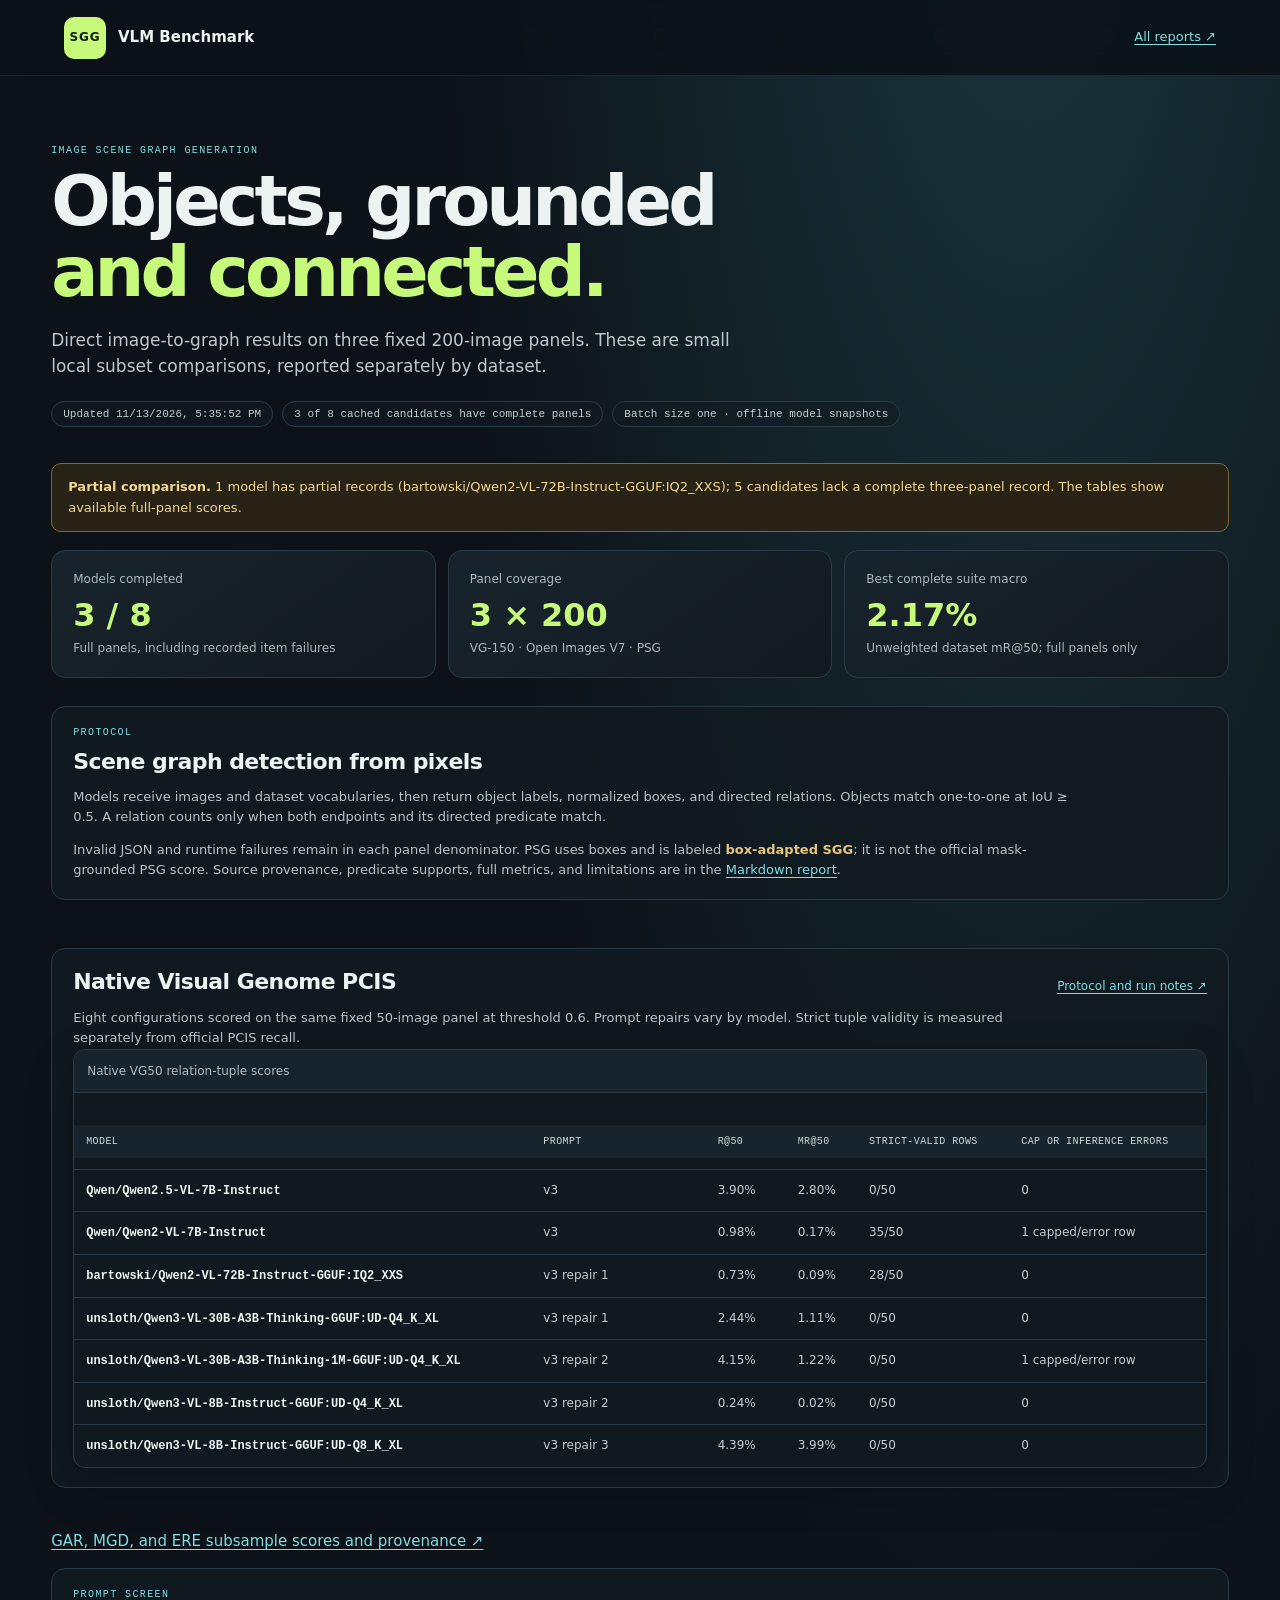
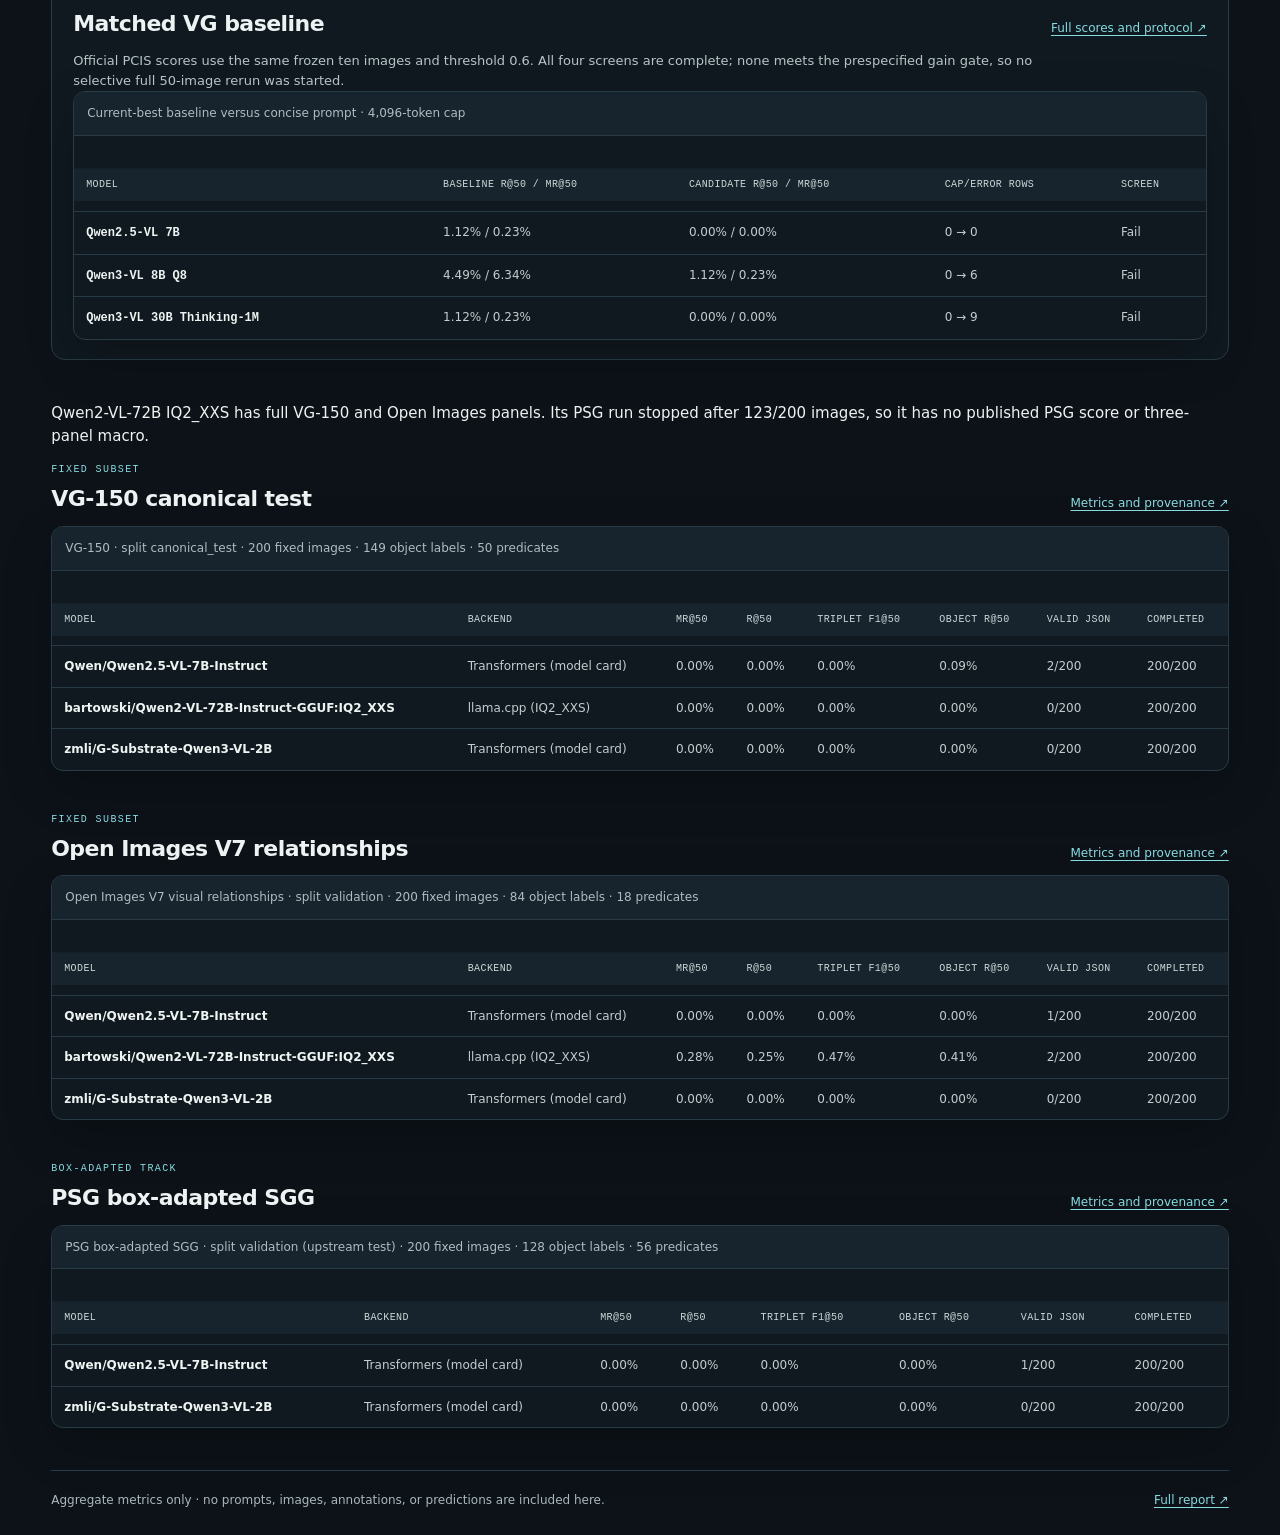
<file: qwenVL_Bench/image_SGG_Bench/index.html>
<!doctype html>
<html lang="en">
<head>
  <meta charset="utf-8">
  <meta name="viewport" content="width=device-width, initial-scale=1">
  <meta name="description" content="Aggregate-only image scene graph generation benchmark results.">
  <title>Image SGG Benchmark</title>
  <link rel="stylesheet" href="styles.css">
</head>
<body>
  <header class="topbar"><a href="../../index.html" class="brand"><span class="mark">SGG</span><span>VLM Benchmark</span></a><a class="back-link" href="../../index.html">All reports ↗</a></header>
  <main>
    <section class="hero">
      <p class="eyebrow">IMAGE SCENE GRAPH GENERATION</p>
      <h1>Objects, grounded<br><span>and connected.</span></h1>
      <p class="lede">Direct image-to-graph results on three fixed 200-image panels. These are small local subset comparisons, reported separately by dataset.</p>
      <div class="meta"><span id="updated">Loading report data…</span><span id="coverage"></span><span>Batch size one · offline model snapshots</span></div>
    </section>
    <div id="run-state" class="run-state" role="status"></div>
    <section class="summary" aria-label="Benchmark coverage">
      <article class="card"><span class="label">Models completed</span><strong id="model-count">—</strong><span class="foot">Full panels, including recorded item failures</span></article>
      <article class="card"><span class="label">Panel coverage</span><strong>3 × 200</strong><span class="foot">VG-150 · Open Images V7 · PSG</span></article>
      <article class="card"><span class="label">Best complete suite macro</span><strong id="macro">—</strong><span class="foot">Unweighted dataset mR@50; full panels only</span></article>
    </section>
    <section class="method panel">
      <p class="eyebrow">PROTOCOL</p><h2>Scene graph detection from pixels</h2>
      <p>Models receive images and dataset vocabularies, then return object labels, normalized boxes, and directed relations. Objects match one-to-one at IoU ≥ 0.5. A relation counts only when both endpoints and its directed predicate match.</p>
      <p>Invalid JSON and runtime failures remain in each panel denominator. PSG uses boxes and is labeled <b>box-adapted SGG</b>; it is not the official mask-grounded PSG score. Source provenance, predicate supports, full metrics, and limitations are in the <a href="report.md">Markdown report</a>.</p>
    </section>
    <section class="dataset panel" aria-labelledby="pcis-title">
      <div class="section-head"><h2 id="pcis-title">Native Visual Genome PCIS</h2><a href="native-pcis-vg50.md">Protocol and run notes ↗</a></div>
      <p>Eight configurations scored on the same fixed 50-image panel at threshold 0.6. Prompt repairs vary by model. Strict tuple validity is measured separately from official PCIS recall.</p>
      <div class="table-wrap"><table><caption>Native VG50 relation-tuple scores</caption><thead><tr><th>Model</th><th>Prompt</th><th>R@50</th><th>mR@50</th><th>Strict-valid rows</th><th>Cap or inference errors</th></tr></thead><tbody>
        <tr><th scope="row"><code>zmli/G-Substrate-Qwen3-VL-2B</code></th><td>v3 task-token variant</td><td>22.68%</td><td>8.06%</td><td>42/50</td><td>1 cap</td></tr>
        <tr><th scope="row"><code>Qwen/Qwen2.5-VL-7B-Instruct</code></th><td>v3</td><td>3.90%</td><td>2.80%</td><td>0/50</td><td>0</td></tr>
        <tr><th scope="row"><code>Qwen/Qwen2-VL-7B-Instruct</code></th><td>v3</td><td>0.98%</td><td>0.17%</td><td>35/50</td><td>1 capped/error row</td></tr>
        <tr><th scope="row"><code>bartowski/Qwen2-VL-72B-Instruct-GGUF:IQ2_XXS</code></th><td>v3 repair 1</td><td>0.73%</td><td>0.09%</td><td>28/50</td><td>0</td></tr>
        <tr><th scope="row"><code>unsloth/Qwen3-VL-30B-A3B-Thinking-GGUF:UD-Q4_K_XL</code></th><td>v3 repair 1</td><td>2.44%</td><td>1.11%</td><td>0/50</td><td>0</td></tr>
        <tr><th scope="row"><code>unsloth/Qwen3-VL-30B-A3B-Thinking-1M-GGUF:UD-Q4_K_XL</code></th><td>v3 repair 2</td><td>4.15%</td><td>1.22%</td><td>0/50</td><td>1 capped/error row</td></tr>
        <tr><th scope="row"><code>unsloth/Qwen3-VL-8B-Instruct-GGUF:UD-Q4_K_XL</code></th><td>v3 repair 2</td><td>0.24%</td><td>0.02%</td><td>0/50</td><td>0</td></tr>
        <tr><th scope="row"><code>unsloth/Qwen3-VL-8B-Instruct-GGUF:UD-Q8_K_XL</code></th><td>v3 repair 3</td><td>4.39%</td><td>3.99%</td><td>0/50</td><td>0</td></tr>
      </tbody></table></div>
    </section>
    <p><a href="../gsubstrate_Bench/report.md">GAR, MGD, and ERE subsample scores and provenance ↗</a></p>
    <section class="dataset panel" aria-labelledby="screen-title">
      <div class="section-head"><div><p class="eyebrow">PROMPT SCREEN</p><h2 id="screen-title">Matched VG baseline</h2></div><a href="native-pcis-vg50.md">Full scores and protocol ↗</a></div>
      <p>Official PCIS scores use the same frozen ten images and threshold 0.6. All four screens are complete; none meets the prespecified gain gate, so no selective full 50-image rerun was started.</p>
      <div class="table-wrap"><table><caption>Current-best baseline versus concise prompt · 4,096-token cap</caption><thead><tr><th>Model</th><th>Baseline R@50 / mR@50</th><th>Candidate R@50 / mR@50</th><th>Cap/error rows</th><th>Screen</th></tr></thead><tbody>
        <tr><th scope="row"><code>G-Substrate Qwen3-VL 2B</code></th><td>23.60% / 16.98%</td><td>12.36% / 3.41%</td><td>0 → 1</td><td>Fail</td></tr>
        <tr><th scope="row"><code>Qwen2.5-VL 7B</code></th><td>1.12% / 0.23%</td><td>0.00% / 0.00%</td><td>0 → 0</td><td>Fail</td></tr>
        <tr><th scope="row"><code>Qwen3-VL 8B Q8</code></th><td>4.49% / 6.34%</td><td>1.12% / 0.23%</td><td>0 → 6</td><td>Fail</td></tr>
        <tr><th scope="row"><code>Qwen3-VL 30B Thinking-1M</code></th><td>1.12% / 0.23%</td><td>0.00% / 0.00%</td><td>0 → 9</td><td>Fail</td></tr>
      </tbody></table></div>
    </section>
    <p>Qwen2-VL-72B IQ2_XXS has full VG-150 and Open Images panels. Its PSG run stopped after 123/200 images, so it has no published PSG score or three-panel macro.</p>
    <section id="datasets" aria-live="polite"><p class="loading">Loading aggregate results…</p></section>
    <footer><span>Aggregate metrics only · no prompts, images, annotations, or predictions are included here.</span><a href="report.md">Full report ↗</a></footer>
  </main>
  <script src="app.js" defer></script>
</body>
</html>
</file>
<file: general_transformers_Bench/styles.css>
:root{color-scheme:dark;--bg:#0c1218;--surface:#111a22;--surface2:#17232d;--line:#263742;--muted:#9babb3;--text:#edf3f2;--green:#c7fa7a;--cyan:#82dce0;--amber:#e4c57a;--red:#efa08c;--shadow:0 18px 50px #0003}
*{box-sizing:border-box}html{scroll-behavior:smooth}body{margin:0;background:radial-gradient(ellipse at 80% -15%,#1c3940 0,transparent 42%),var(--bg);color:var(--text);font:15px/1.55 system-ui,-apple-system,"Segoe UI",sans-serif}a{color:inherit;text-decoration:none}.topbar{height:120px;border-bottom:1px solid #ffffff12;display:flex;align-items:center;justify-content:space-between;padding:0 clamp(20px,5vw,76px);background:#0c1218cc;position:sticky;top:0;z-index:5;backdrop-filter:blur(16px)}.brand{display:flex;align-items:center;gap:11px;font-weight:700;letter-spacing:-.02em}.brand-mark{display:grid;place-items:center;width:85px;height:85px;border-radius:9px;overflow:hidden}.brand-mark img{display:block;width:100%;height:100%;object-fit:cover}.topbar-note,.eyebrow{font:500 10px ui-monospace,monospace;letter-spacing:.13em;color:var(--cyan)}main{max-width:1380px;margin:0 auto;padding:0 clamp(18px,4vw,64px)}.hero{padding:70px 0 34px}.hero .eyebrow{margin:0 0 16px}.hero h1{font:750 clamp(36px,6vw,66px)/1.04 system-ui,sans-serif;letter-spacing:-.055em;margin:0;max-width:850px}.hero h1 span{color:var(--green)}.hero-copy{max-width:680px;color:#bac7c9;font-size:17px;margin:18px 0 24px}.hero-meta{display:flex;gap:10px;flex-wrap:wrap}.hero-meta span{border:1px solid var(--line);background:#111a2299;padding:7px 11px;border-radius:999px;color:#bdc9ca;font:11px ui-monospace,monospace}.status-banner{margin:0 0 20px;padding:13px 16px;border:1px solid #876d35;border-radius:10px;background:#302918;color:#f2d58c;font:12px/1.5 ui-monospace,monospace}.status-banner.error{border-color:#754741;background:#301d1b;color:var(--red)}.status-banner[hidden]{display:none}.summary-grid{display:grid;grid-template-columns:repeat(3,minmax(0,1fr));gap:14px;margin:0 0 52px}.summary-card,.panel,.method-card,.selection-card{border:1px solid var(--line);border-radius:14px;background:linear-gradient(145deg,#18242d,#111920);box-shadow:var(--shadow)}.summary-card{min-height:145px;padding:22px 24px;display:flex;flex-direction:column}.summary-card.accent{background:radial-gradient(ellipse at 90% 0%,#236b6c30,transparent 60%),linear-gradient(145deg,#182b30,#111920)}.stat-label,.stat-foot{color:var(--muted);font-size:12px}.summary-card strong{font-size:clamp(22px,2.4vw,32px);line-height:1.2;color:var(--green);margin:13px 0 7px}.summary-card .stat-foot{margin-top:auto;line-height:1.5}.section-block{margin:0 0 62px}.section-head{margin-bottom:18px}.section-head .eyebrow{margin:0 0 5px}.section-head h2{font-size:25px;letter-spacing:-.03em;margin:0}.section-copy{color:var(--muted);font-size:13px;margin:5px 0 0;max-width:820px}.selection-grid{display:grid;grid-template-columns:repeat(3,minmax(0,1fr));gap:12px}.selection-card{padding:20px;min-width:0}.selection-card h3{font:600 14px/1.5 ui-monospace,monospace;color:var(--green);overflow-wrap:anywhere;margin:10px 0}.selection-card p{font-size:12px;line-height:1.55;color:#acbbc0;margin:0}.methodology{padding:clamp(20px,3vw,28px);margin:0 0 62px}.method-grid{display:grid;grid-template-columns:repeat(2,minmax(0,1fr));gap:16px;margin-top:22px}.method-card{padding:20px;min-width:0;box-shadow:none}.method-card .eyebrow{margin:0 0 11px}.method-card h3{font-size:16px;line-height:1.4;margin:0 0 10px;overflow-wrap:anywhere}.method-card p,.method-footer p{color:#acbbc0;font-size:12px;line-height:1.6;margin:0 0 11px;overflow-wrap:anywhere}.method-card b,.method-footer b{color:var(--text)}.method-card a,.source-links a{display:inline-block;color:var(--cyan);font-size:12px;text-decoration:underline;text-underline-offset:3px}.method-footer{border-top:1px solid #2b3f49;margin-top:20px;padding-top:18px;display:grid;grid-template-columns:repeat(2,minmax(0,1fr));gap:12px 26px}.method-footer p{margin:0}.table-shell{border:1px solid var(--line);border-radius:13px;background:#101820;max-height:min(72vh,780px);overflow:auto;box-shadow:var(--shadow);padding:4px}table{border-collapse:collapse;width:100%;min-width:850px;font-size:12px}caption{position:absolute;left:-10000px}th,td{padding:12px 13px;border-bottom:1px solid #263742a8;text-align:left;vertical-align:top;line-height:1.5}thead{position:sticky;top:0;z-index:2;background:#18242d}th{color:#cbd8d8;font:500 10px/1.45 ui-monospace,monospace;text-transform:uppercase;letter-spacing:.05em;white-space:nowrap}tbody tr:hover{background:#1b2a33}td{color:#c2cecf;overflow-wrap:anywhere}td.numeric{font-variant-numeric:tabular-nums;white-space:nowrap}td.model{min-width:260px;color:#eaf2ef;font-weight:600;overflow-wrap:anywhere}.status-complete{color:var(--green)}.status-partial,.status-preflight_failed{color:var(--amber)}.status-failed,.status-unsupported{color:var(--red)}.notes{padding:22px 24px;color:#acbbc0;font-size:13px;line-height:1.65}.notes ul{padding-left:22px;margin:0}.notes li{margin:9px 0;overflow-wrap:anywhere}.source-links{display:flex;gap:18px;flex-wrap:wrap;margin-top:12px}.source-links a{font-size:13px}footer{display:flex;justify-content:space-between;gap:20px;border-top:1px solid var(--line);padding:22px 0 38px;color:#84949a;font:10px/1.5 ui-monospace,monospace}.empty{color:var(--muted);font-size:13px;padding:18px}.sr-only{position:absolute;width:1px;height:1px;overflow:hidden;clip:rect(0,0,0,0);white-space:nowrap}
@media(max-width:800px){.selection-grid{grid-template-columns:repeat(2,minmax(0,1fr))}.hero{padding-top:50px}}
@media(max-width:560px){.summary-grid,.selection-grid,.method-grid,.method-footer{grid-template-columns:1fr}.summary-card{min-height:132px}.methodology{padding:18px}.topbar-note{font-size:8px}footer{flex-direction:column}}
.subsection-head{margin:26px 0 12px}.subsection-head .eyebrow{margin:0 0 3px}.subsection-head h3{font-size:17px;margin:0}
@media(max-width:620px){.topbar{height:96px}.brand-mark{width:68px;height:68px}.topbar-note{display:none}}
</file>
<file: grounding_Bench/styles.css>
:root {
  color-scheme: dark;
  --bg: #0c1218;
  --surface: #111a22;
  --surface-2: #17232d;
  --line: #263742;
  --text: #edf3f2;
  --muted: #9babb3;
  --green: #c7fa7a;
  --cyan: #82dce0;
  --amber: #e4c57a;
  --red: #efa08c;
  --shadow: 0 18px 50px #0003;
}

* { box-sizing: border-box; }
html { scroll-behavior: smooth; }
body {
  margin: 0;
  background: radial-gradient(ellipse at 80% -15%, #1c3940 0, transparent 42%), var(--bg);
  color: var(--text);
  font: 15px/1.55 system-ui, -apple-system, "Segoe UI", sans-serif;
}
a { color: inherit; text-decoration: none; }
a:hover { color: var(--green); }
a:focus-visible, summary:focus-visible, .table-wrap:focus-visible {
  outline: 3px solid var(--green);
  outline-offset: 3px;
}

.topbar {
  position: sticky;
  top: 0;
  z-index: 5;
  display: flex;
  align-items: center;
  justify-content: space-between;
  gap: 24px;
  min-height: 96px;
  padding: 12px clamp(20px, 5vw, 76px);
  border-bottom: 1px solid #ffffff12;
  background: #0c1218e8;
  backdrop-filter: blur(16px);
}
.brand {
  display: flex;
  align-items: center;
  gap: 13px;
  color: var(--cyan);
  font: 700 11px/1.35 ui-monospace, monospace;
  letter-spacing: .13em;
  text-transform: uppercase;
}
.brand img { width: 56px; height: 56px; }
.topbar nav { display: flex; flex-wrap: wrap; gap: clamp(12px, 2vw, 25px); }
.topbar nav a, footer a { color: #bdc9ca; font-size: 12px; }

main { width: min(1380px, calc(100% - 40px)); margin: 0 auto; }
.hero { padding: clamp(55px, 8vw, 92px) 0 34px; }
.eyebrow {
  margin: 0 0 9px;
  color: var(--cyan);
  font: 500 10px/1.5 ui-monospace, monospace;
  letter-spacing: .14em;
  text-transform: uppercase;
}
h1 {
  max-width: 900px;
  margin: 0;
  font-size: clamp(46px, 7.3vw, 78px);
  line-height: 1.02;
  letter-spacing: -.06em;
}
h1 span { color: var(--green); }
h2 { margin: 0; font-size: clamp(23px, 3vw, 29px); letter-spacing: -.035em; }
.intro { max-width: 710px; margin: 19px 0 22px; color: #bac7c9; font-size: 17px; }
.hero-meta { display: flex; flex-wrap: wrap; gap: 9px; }
.pill, .status {
  display: inline-flex;
  align-items: center;
  gap: 8px;
  padding: 7px 11px;
  border: 1px solid var(--line);
  border-radius: 999px;
  background: #111a2299;
  color: #bdc9ca;
  font: 11px/1.35 ui-monospace, monospace;
}
.pill::before { width: 7px; height: 7px; border-radius: 50%; background: var(--cyan); content: ""; }
.status.complete { border-color: #c7fa7a45; color: var(--green); }
.status.partial, .status.not-run, .status.unavailable { border-color: #e4c57a45; color: var(--amber); }
.status.failed, .status.unsupported { border-color: #efa08c45; color: var(--red); }

.summary-grid { display: grid; grid-template-columns: repeat(3, minmax(0, 1fr)); gap: 14px; margin: 0 0 57px; }
.card, .panel, .method-card, .task-card, .selection-card {
  min-width: 0;
  border: 1px solid var(--line);
  border-radius: 14px;
  background: linear-gradient(145deg, var(--surface-2), var(--surface) 72%);
  box-shadow: var(--shadow);
}
.card { min-height: 138px; padding: 21px 23px; }
.card .label { color: var(--muted); font: 500 10px/1.4 ui-monospace, monospace; letter-spacing: .08em; text-transform: uppercase; }
.card .value { margin: 11px 0 5px; color: var(--green); font-size: clamp(23px, 2.6vw, 30px); font-weight: 750; line-height: 1.2; }
.card p { margin: 0; color: var(--muted); font-size: 12px; }
.section-block { margin: 0 0 58px; scroll-margin-top: 112px; }
.section-head { display: flex; align-items: end; justify-content: space-between; gap: 20px; margin: 0 0 17px; }
.section-head .eyebrow { margin-bottom: 5px; }
.section-copy, .detail-copy { max-width: 850px; margin: 6px 0 0; color: var(--muted); font-size: 13px; }

.selection-grid { display: grid; grid-template-columns: repeat(4, minmax(0, 1fr)); gap: 12px; margin-bottom: 56px; }
.selection-card { padding: 18px; }
.selection-card h3 { margin: 2px 0 8px; color: var(--green); font-size: 15px; }
.selection-card p { margin: 4px 0; color: var(--muted); font-size: 12px; }
.selection-card strong { color: var(--text); font-size: 21px; font-variant-numeric: tabular-nums; }
.selection-card .winner { margin-top: 9px; color: var(--cyan); font-size: 11px; overflow-wrap: anywhere; }

.method-grid { display: grid; grid-template-columns: repeat(2, minmax(0, 1fr)); gap: 12px; margin-bottom: 14px; }
.method-card { padding: 19px; box-shadow: none; }
.method-card h3 { margin: 0 0 8px; color: var(--text); font-size: 15px; }
.method-card p { margin: 0; color: var(--muted); font-size: 12px; }
.task-card { margin: 0 0 15px; padding: 17px; box-shadow: none; }
.task-card h3 { margin: 0; color: var(--green); font-size: 16px; }
.task-card .subhead { margin: 4px 0 13px; color: var(--muted); font-size: 12px; }
.table-wrap {
  max-height: min(70vh, 720px);
  overflow: auto;
  border: 1px solid var(--line);
  border-radius: 12px;
  background: #101820;
  box-shadow: var(--shadow);
}
table { width: 100%; min-width: 760px; border-collapse: collapse; text-align: left; font-size: 12px; }
caption { position: absolute; left: -10000px; }
th, td { padding: 11px 13px; border-bottom: 1px solid #263742a8; vertical-align: top; line-height: 1.5; }
th { position: sticky; top: 0; z-index: 2; background: #18242d; color: #cbd8d8; font: 500 10px/1.45 ui-monospace, monospace; letter-spacing: .05em; text-transform: uppercase; white-space: nowrap; }
td { color: #c2cecf; overflow-wrap: anywhere; }
td:first-child { color: #eaf2ef; font-weight: 600; }
td.metric { color: var(--green); font-variant-numeric: tabular-nums; white-space: nowrap; }
tbody tr:hover { background: #1b2a33; }
tbody tr:last-child td { border-bottom: 0; }
.caveat { color: var(--amber); }
.error { color: var(--red); }

.panel { padding: 21px 23px; }
.notes { color: var(--muted); font-size: 12px; line-height: 1.65; }
.notes p { margin: 0 0 10px; }
.notes p:last-child { margin-bottom: 0; }
.detail-disclosure { margin: 14px 0; padding: 17px 19px; border: 1px solid var(--line); border-radius: 14px; background: #111a22c9; }
.detail-disclosure summary { color: var(--cyan); font-size: 13px; font-weight: 650; cursor: pointer; }
.detail-disclosure[open] summary { margin-bottom: 11px; }
.detail-disclosure .detail-copy { margin: 0 0 14px; }
.detail-disclosure .task-card { margin-top: 12px; }
.limitations-list { padding-left: 20px; color: var(--muted); font-size: 12px; }
.limitations-list li { margin: 8px 0; }
.source-links { display: flex; flex-wrap: wrap; gap: 10px 18px; margin: 12px 0 0; padding: 0; list-style: none; }
.source-links a { color: var(--cyan); font-size: 12px; text-decoration: underline; text-underline-offset: 3px; }
footer { display: flex; flex-wrap: wrap; gap: 18px; border-top: 1px solid var(--line); padding: 20px 0 34px; color: #84949a; font: 10px/1.5 ui-monospace, monospace; }
footer span { margin-right: auto; }

@media (max-width: 900px) {
  .selection-grid { grid-template-columns: repeat(2, minmax(0, 1fr)); }
  .summary-grid { grid-template-columns: repeat(2, minmax(0, 1fr)); }
}
@media (max-width: 620px) {
  main { width: min(100% - 32px, 1380px); }
  .topbar { align-items: flex-start; min-height: 80px; padding: 12px 16px; }
  .brand img { width: 42px; height: 42px; }
  .brand { font-size: 9px; }
  .topbar nav { justify-content: flex-end; gap: 8px 12px; }
  .topbar nav a { font-size: 10px; }
  .hero { padding-top: 50px; }
  .intro { font-size: 15px; }
  .summary-grid, .selection-grid, .method-grid { grid-template-columns: 1fr; }
  .card { min-height: 120px; }
  .section-block { margin-bottom: 45px; }
  .section-head { align-items: flex-start; }
  .task-card, .panel { padding: 14px; }
  footer { flex-direction: column; }
}
</file>
<file: local_foundation_Bench/styles.css>
:root{color-scheme:dark;--bg:#0c1218;--surface:#111a22;--surface2:#17232d;--line:#263742;--muted:#9babb3;--text:#edf3f2;--green:#c7fa7a;--cyan:#82dce0;--amber:#e4c57a;--red:#efa08c;--shadow:0 18px 50px #0003}
*{box-sizing:border-box}html{scroll-behavior:smooth}body{margin:0;background:radial-gradient(ellipse at 80% -15%,#1c3940 0,transparent 42%),var(--bg);color:var(--text);font:15px/1.55 system-ui,-apple-system,Segoe UI,sans-serif}a{color:var(--cyan);text-underline-offset:3px}.topbar{height:76px;border-bottom:1px solid #ffffff12;display:flex;align-items:center;justify-content:space-between;padding:0 clamp(20px,5vw,76px);background:#0c1218e8;position:sticky;top:0;z-index:5;backdrop-filter:blur(16px)}.brand{display:flex;align-items:center;gap:10px;color:var(--text);font-weight:700;text-decoration:none}.brand img{width:36px;height:36px}.topbar nav{display:flex;gap:20px;flex-wrap:wrap}.topbar nav a{font-size:12px;color:#bdc9ca;text-decoration:none}.topbar nav a:hover,.topbar nav a:focus-visible{color:var(--green)}main{max-width:1440px;margin:auto;padding:0 clamp(18px,4vw,64px)}.hero{padding:72px 0 36px}.eyebrow{margin:0 0 8px;color:var(--cyan);font:500 10px/1.4 ui-monospace,monospace;letter-spacing:.13em}.hero h1{font-size:clamp(38px,6vw,72px);line-height:1.04;letter-spacing:-.055em;margin:0;max-width:920px}.hero h1 span{color:var(--green)}.hero-copy{max-width:680px;color:#bac7c9;font-size:17px;margin:18px 0 24px}.hero-meta{display:flex;gap:8px;flex-wrap:wrap}.hero-meta span,.hero-meta a{border:1px solid var(--line);background:#111a2299;padding:7px 11px;border-radius:999px;color:#bdc9ca;font:11px ui-monospace,monospace;text-decoration:none}.summary-grid{display:grid;grid-template-columns:repeat(2,minmax(0,1fr));gap:14px;margin:0 0 46px}.summary-card,.pick-card,.method,.provenance{border:1px solid var(--line);border-radius:15px;background:linear-gradient(145deg,#18242d,#111920);box-shadow:var(--shadow)}.summary-card{padding:22px 24px;min-height:150px}.summary-card .label{color:var(--muted);font-size:12px}.summary-card strong{display:block;font-size:clamp(21px,2.5vw,32px);line-height:1.2;color:var(--green);margin:12px 0 8px;overflow-wrap:anywhere}.summary-card p{color:#acbbc0;font-size:12px;margin:0}.summary-card.secondary strong{font-size:clamp(18px,2vw,25px)}.section{margin:0 0 62px}.section-head{display:flex;align-items:end;justify-content:space-between;gap:20px;margin-bottom:17px}.section-head h2,.method h2,.provenance h2{font-size:26px;letter-spacing:-.035em;margin:2px 0}.copy{max-width:850px;color:var(--muted);font-size:13px;margin:5px 0 0}.download{font-size:12px}.pick-grid{display:grid;grid-template-columns:repeat(3,minmax(0,1fr));gap:12px}.pick-card{padding:18px;min-width:0}.pick-card .eyebrow{margin-bottom:8px}.pick-card h3{font:600 15px/1.45 ui-monospace,monospace;color:var(--green);overflow-wrap:anywhere;margin:0 0 10px}.pick-card p{color:#acbbc0;font-size:12px;margin:0}.pick-metrics{display:flex;gap:18px;border-top:1px solid #2b3f49;margin-top:13px;padding-top:9px;font:11px ui-monospace,monospace;color:#eaf2ef}.method,.provenance{padding:24px;margin-bottom:62px;background:#111a22e8}.method-grid{display:grid;grid-template-columns:repeat(2,minmax(0,1fr));gap:14px;margin-top:20px}.method-grid article{padding:16px;border:1px solid #2b3f49;border-radius:12px;background:#121c24}.method-grid h3{font-size:16px;margin:0 0 8px}.method-grid p,.method-footer p{color:#acbbc0;font-size:12px;margin:0 0 9px}.method-grid a{font-size:12px}.method-footer{display:grid;grid-template-columns:repeat(2,minmax(0,1fr));gap:8px 24px;border-top:1px solid var(--line);margin-top:18px;padding-top:16px}.method-footer p{margin:0}.method-footer b{color:var(--text)}.table-shell{border:1px solid var(--line);border-radius:13px;background:#101820;max-height:min(72vh,780px);overflow:auto;box-shadow:var(--shadow)}.table-controls{display:flex;justify-content:flex-end;padding:7px 10px;border-bottom:1px solid #263742a8;background:#111a22}.clear-sort{border:1px solid #34505a;border-radius:6px;padding:5px 8px;background:#17232d;color:#bdc9ca;font:11px ui-monospace,monospace;cursor:pointer}.clear-sort:hover,.clear-sort:focus-visible{border-color:var(--cyan);color:var(--green)}table{border-collapse:collapse;width:100%;min-width:840px;font-size:12px}th,td{padding:11px 12px;border-bottom:1px solid #263742a8;text-align:left;vertical-align:top}thead{background:#18242d}th{position:sticky;top:0;z-index:2;background:#18242d;color:#cbd8d8;font:500 10px ui-monospace,monospace;text-transform:uppercase;letter-spacing:.05em;white-space:nowrap}th button{border:0;background:none;color:inherit;font:inherit;text-transform:inherit;letter-spacing:inherit;cursor:pointer;padding:0}th button:hover,th button:focus-visible{color:var(--green)}tbody tr:hover{background:#1b2a33}td{color:#c2cecf}td.numeric{font-variant-numeric:tabular-nums;white-space:nowrap}td.model{min-width:230px;color:#eaf2ef;font-weight:600;overflow-wrap:anywhere}.status{display:inline-flex;padding:3px 7px;border:1px solid #34505a;border-radius:999px;color:var(--cyan);font:10px ui-monospace,monospace;white-space:nowrap}.status.unsupported,.status.incomplete{border-color:#806b3a;color:var(--amber)}.status.failed{border-color:#74483e;color:var(--red)}.provenance ul{color:#acbbc0;font-size:13px;padding-left:20px}.provenance li{margin:8px 0}.source-link{font-size:12px}.empty{padding:18px;color:var(--muted)}footer{display:flex;justify-content:space-between;gap:20px;border-top:1px solid var(--line);padding:22px 0 38px;color:#84949a;font:10px ui-monospace,monospace}
@media(max-width:850px){.pick-grid{grid-template-columns:repeat(2,minmax(0,1fr))}.topbar{height:auto;min-height:70px;padding-top:12px;padding-bottom:12px}.topbar nav{gap:10px}.hero{padding-top:52px}}@media(max-width:620px){.summary-grid,.pick-grid,.method-grid,.method-footer{grid-template-columns:1fr}.topbar nav{display:none}.summary-card{min-height:125px}.method,.provenance{padding:18px}.section-head{align-items:start;flex-direction:column}footer{flex-direction:column}}
.sr-only{position:absolute;width:1px;height:1px;padding:0;margin:-1px;overflow:hidden;clip:rect(0,0,0,0);white-space:nowrap;border:0}
.table-controls{justify-content:space-between;align-items:center;gap:12px;flex-wrap:wrap}.comparison-legend{display:flex;align-items:center;gap:7px;margin:0;color:var(--muted);font-size:10px}.rank-badge{display:inline-flex;align-items:center;border:1px solid currentColor;border-radius:999px;padding:1px 6px;font:600 9px/1.5 ui-monospace,monospace;white-space:nowrap}.rank-best{color:var(--green)}.rank-top-five{color:var(--cyan)}td.best-rank-1{background:#c7fa7a12}td.best-rank-2to5{background:#82dce00d}.status-label{display:inline-flex;padding:3px 7px;border:1px solid var(--line);border-radius:999px;font:10px ui-monospace,monospace;white-space:nowrap}.status-neutral{color:#c2cecf}.status-warning{border-color:#806b3a;color:var(--amber)}.status-error{border-color:#74483e;color:var(--red)}
@media(max-width:620px){.comparison-legend{flex-basis:100%;order:2;flex-wrap:wrap}.table-controls{justify-content:flex-start}}
</file>
<file: phi_Bench/styles.css>
:root{color-scheme:dark;--bg:#0c1218;--surface:#111a22;--surface-2:#17232d;--line:#263742;--muted:#9babb3;--text:#edf3f2;--green:#c7fa7a;--cyan:#82dce0;--amber:#e4c57a;--red:#efa08c;--shadow:0 18px 50px #0003}
*{box-sizing:border-box}
html{scroll-behavior:smooth}
body{margin:0;background:radial-gradient(ellipse at 80% -15%,#1c3940 0,transparent 42%),var(--bg);color:var(--text);font:15px/1.55 'DM Sans',sans-serif}
a{color:inherit;text-decoration:none}
.topbar{height:120px;border-bottom:1px solid #ffffff12;display:flex;align-items:center;justify-content:space-between;padding:0 clamp(20px,5vw,76px);background:#0c1218cc;position:sticky;top:0;z-index:5;backdrop-filter:blur(16px)}
.brand{display:flex;align-items:center;gap:11px;font-weight:700;letter-spacing:-.02em}.brand-mark{display:grid;place-items:center;width:75px;height:75px;border-radius:9px;background:var(--green);color:#152019;font:800 17px Manrope,sans-serif}.topbar-note,.eyebrow,.limit-tag{font:500 10px 'DM Mono',monospace;letter-spacing:.13em;color:var(--cyan)}
main{max-width:1480px;margin:0 auto;padding:0 clamp(18px,4vw,64px)}
.hero{padding:72px 0 36px}.hero .eyebrow{margin:0 0 16px}.hero h1{font:700 clamp(36px,6vw,68px)/1.04 Manrope,sans-serif;letter-spacing:-.055em;margin:0;max-width:850px}.hero h1 span{color:var(--green)}.hero-copy{max-width:620px;color:#bac7c9;font-size:17px;margin:18px 0 24px}.hero-meta{display:flex;gap:10px;flex-wrap:wrap}.hero-meta span{border:1px solid var(--line);background:#111a2299;padding:7px 11px;border-radius:999px;color:#bdc9ca;font:11px 'DM Mono',monospace}
.stat-grid{display:grid;grid-template-columns:repeat(4,minmax(0,1fr));gap:12px;margin:0 0 20px}.stat-card{min-height:126px;padding:18px 20px;border:1px solid var(--line);border-radius:14px;background:linear-gradient(145deg,#18242d,#111920);box-shadow:var(--shadow)}.stat-label,.stat-foot{display:block;color:var(--muted);font-size:12px}.stat-card strong{display:block;margin:8px 0 5px;font:700 30px Manrope,sans-serif;letter-spacing:-.04em}.accent-card strong{font-size:20px;color:var(--green);margin-top:16px}
.panel,.edge-card{border:1px solid var(--line);border-radius:15px;background:#111a22e8;box-shadow:var(--shadow)}.methodology{padding:24px;margin:20px 0 62px}.panel-heading h2,.section-head h2{font:650 25px Manrope,sans-serif;letter-spacing:-.035em;margin:2px 0}.panel-heading .eyebrow,.section-head .eyebrow{margin:0 0 6px}.method-grid{display:grid;grid-template-columns:repeat(4,minmax(0,1fr));gap:20px;margin-top:22px}.method-grid p{margin:0;color:#acbbc0;font-size:13px}.method-grid b{color:var(--text);font-size:13px}
.section-block{margin:0 0 64px}.section-head{display:flex;align-items:end;justify-content:space-between;gap:20px;margin-bottom:18px}.section-copy{color:var(--muted);font-size:13px;margin:5px 0 0;max-width:800px}.table-shell{border:1px solid var(--line);border-radius:13px;background:#101820;max-height:min(72vh,780px);overflow:auto;box-shadow:var(--shadow)}table{border-collapse:collapse;width:100%;min-width:920px;font-size:12px}th,td{padding:10px 11px;border-bottom:1px solid #263742a8;text-align:left;vertical-align:top}thead{background:#18242d}thead tr:first-child th{position:sticky;top:0;z-index:3;background:#18242d;color:#cbd8d8;font:500 10px 'DM Mono',monospace;text-transform:uppercase;letter-spacing:.05em;white-space:nowrap}thead tr.sort-row th{position:sticky;top:34px;z-index:3;padding:5px 7px;background:#18242d;border-bottom:1px solid #3c535e}thead select{width:100%;min-width:70px;background:#0d151b;color:#dce8e5;border:1px solid #344650;border-radius:6px;padding:5px 6px;font:10px 'DM Mono',monospace}tbody tr:hover{background:#1b2a33}tbody tr:last-child td{border-bottom:0}td{color:#c2cecf}td.numeric{font-variant-numeric:tabular-nums;white-space:nowrap}td.model-cell{min-width:260px;color:#eaf2ef;font-weight:600;overflow-wrap:anywhere}td.best-rank-1{color:#ffd700;font-weight:800;text-shadow:0 0 3px #37e5ff}td.best-rank-2to5{color:#37e5ff;text-shadow:0 0 3px #ed4fc8}.comparison-mark{display:inline-block;margin-left:4px;font-size:.78em;line-height:1;vertical-align:.08em}.comparison-mark.better{color:#71d88c}.comparison-mark.worse{color:#ef7777}td.keep-model-cell{text-decoration:underline;text-decoration-color:#c7fa7a;text-decoration-thickness:2px;text-underline-offset:3px}td.warn{color:var(--amber)}td.bad{color:var(--red)}td.dim{color:#84969d}.sort-toolbar{display:flex;align-items:center;justify-content:space-between;gap:15px;padding:10px 13px;color:var(--muted);font:11px 'DM Mono',monospace}.sort-chain{display:flex;gap:6px;flex-wrap:wrap}.sort-chip{border:1px solid #34505a;border-radius:999px;padding:3px 8px;color:var(--cyan)}.comparison-legend{color:#aebdbf;font:10px/1.4 'DM Mono',monospace;text-align:center}.sort-clear{border:0;background:none;color:#b7c5c7;text-decoration:underline;cursor:pointer;font:inherit}
.edge-grid{display:grid;grid-template-columns:1fr;gap:18px}.edge-card{padding:18px;min-width:0}.edge-title{display:flex;align-items:center;justify-content:space-between;margin:0 0 14px}.edge-title h3{font:650 19px Manrope,sans-serif;margin:4px 0 0}.limit-tag{color:var(--green)}.edge-count{color:var(--muted);font:11px 'DM Mono',monospace}.edge-card .table-shell{box-shadow:none} .edge-card table{min-width:1100px}.edge-caveat{color:var(--muted);font-size:12px;margin:14px 2px 0}
footer{display:flex;justify-content:space-between;gap:20px;border-top:1px solid var(--line);padding:22px 0 38px;color:#84949a;font:10px 'DM Mono',monospace}
.sr-only{position:absolute;width:1px;height:1px;padding:0;margin:-1px;overflow:hidden;clip:rect(0,0,0,0);white-space:nowrap;border:0}.load-error{margin:14px 0;padding:14px;border:1px solid var(--red);border-radius:10px;color:var(--red);background:#311c1a}
@media(min-width:1180px){.edge-grid{grid-template-columns:1fr 1fr}.edge-card table{min-width:1040px}}
@media(max-width:850px){.stat-grid{grid-template-columns:repeat(2,minmax(0,1fr))}.method-grid{grid-template-columns:repeat(2,minmax(0,1fr))}.hero{padding-top:52px}.section-head{align-items:start}}
@media(max-width:520px){.stat-card{padding:15px;min-height:110px}.stat-card strong{font-size:24px}.accent-card strong{font-size:16px}.methodology{padding:18px}.method-grid{gap:14px}.hero-meta{gap:6px}.hero-meta span{font-size:10px}.topbar-note{font-size:8px}footer{flex-direction:column}}
.stat-grid{grid-template-columns:repeat(2,minmax(0,1fr));max-width:620px;margin-bottom:34px}.recommendations{margin-bottom:62px}.recommendation-grid{display:grid;grid-template-columns:repeat(3,minmax(0,1fr));gap:12px}.recommendation-card,.method-card{border:1px solid var(--line);border-radius:13px;background:linear-gradient(145deg,#18242d,#111920);padding:17px;min-width:0}.recommendation-card .eyebrow,.method-card .eyebrow{margin:0 0 9px}.recommendation-card h3{font:600 15px/1.4 'DM Mono',monospace;overflow-wrap:anywhere;margin:0 0 10px;color:var(--green)}.recommendation-reason,.method-card p,.method-footer p{color:#acbbc0;font-size:12px;margin:0 0 10px}.recommendation-metrics{display:grid;grid-template-columns:repeat(2,minmax(0,1fr));gap:8px;margin:14px 0 0}.recommendation-metrics div{border-top:1px solid #2b3f49;padding-top:7px;min-width:0}.recommendation-metrics dt{color:var(--muted);font:10px 'DM Mono',monospace}.recommendation-metrics dd{margin:2px 0 0;color:#eaf2ef;font:600 13px 'DM Mono',monospace}.methodology{margin-top:0}.method-grid{grid-template-columns:repeat(2,minmax(0,1fr));gap:14px}.method-card h3{font:600 17px Manrope,sans-serif;margin:0 0 10px}.method-card b,.method-footer b{color:var(--text)}.method-card a{display:inline-block;color:var(--cyan);font-size:12px;margin-top:3px;text-decoration:underline;text-underline-offset:3px}.method-footer{border-top:1px solid var(--line);margin-top:16px;padding-top:14px;display:grid;grid-template-columns:repeat(2,minmax(0,1fr));gap:5px 24px}.method-footer p{margin:0}.recommendations .section-head{margin-bottom:15px}
.preliminary-banner{margin:0 0 18px;padding:13px 16px;border:1px solid #876d35;border-radius:10px;background:#302918;color:#f2d58c;font:12px/1.5 'DM Mono',monospace}.preliminary-banner[hidden]{display:none}
@media(max-width:1000px){.recommendation-grid{grid-template-columns:repeat(2,minmax(0,1fr))}}
@media(max-width:620px){.recommendation-grid,.method-grid,.method-footer{grid-template-columns:1fr}.stat-grid{grid-template-columns:1fr 1fr}.recommendation-metrics{gap:6px}}
.report-table-shell{max-height:min(72vh,760px)}.report-table-shell table{min-width:1100px}.report-table-shell th{position:sticky;top:0;z-index:3;background:#18242d}.sort-button{border:0;padding:0;background:none;color:inherit;font:inherit;text-transform:inherit;letter-spacing:inherit;text-align:left;cursor:pointer;white-space:nowrap}.sort-button:hover,.sort-button:focus-visible{color:var(--green);outline:none}.sort-hint{color:var(--muted)}.report-table-shell td.model-cell{min-width:310px}.report-table-shell td.numeric{font-variant-numeric:tabular-nums}.report-table-shell td.dim{color:#84969d}.report-table-shell tbody tr:first-child td:nth-child(2){color:var(--green);font-weight:800}.method-card h3{font:600 17px Manrope,sans-serif;margin:0 0 10px}.method-card p{color:#acbbc0;font-size:12px;margin:0 0 10px}.method-card a{display:inline-block;color:var(--cyan);font-size:12px;margin-top:3px;text-decoration:underline;text-underline-offset:3px}.method-footer{border-top:1px solid #2b3f49;margin-top:16px;padding-top:14px;display:grid;grid-template-columns:repeat(2,minmax(0,1fr));gap:8px 24px}.method-footer p{color:#acbbc0;font-size:12px;margin:0}.method-footer b{color:var(--text)}
@media(max-width:620px){.method-footer{grid-template-columns:1fr}.report-table-shell table{min-width:900px}}
.brand-mark{position:relative;overflow:hidden;background:transparent}.brand-mark img{position:static;display:block;width:100%;height:100%;object-fit:cover;border-radius:9px}
.stat-grid.phi-summary{max-width:none;grid-template-columns:repeat(2,minmax(0,1fr));margin:0 0 54px}.summary-card{min-height:158px;padding:20px 23px}.summary-card strong{font:750 clamp(28px,3.2vw,42px)/1.05 Manrope,sans-serif;color:var(--green);margin:12px 0 5px}.summary-card .summary-model{display:block;color:#e4edeb;font:600 13px/1.45 'DM Mono',monospace;overflow-wrap:anywhere}.summary-card .stat-foot{margin-top:8px}.leader-card{border-color:#8b9b54;background:radial-gradient(ellipse at 90% 0%,#62734438,transparent 60%),linear-gradient(145deg,#202b26,#111920)}.coverage-card{background:radial-gradient(ellipse at 90% 0%,#236b6c30,transparent 60%),linear-gradient(145deg,#182b30,#111920)}
.recommendations{margin-bottom:52px}.overall-pick-grid{grid-template-columns:1fr;margin-bottom:25px}.overall-pick-grid .recommendation-card{display:grid;grid-template-columns:minmax(200px,1.25fr) minmax(0,2fr);grid-template-rows:auto 1fr;column-gap:24px;align-items:start}.overall-pick-grid .recommendation-card>.eyebrow{grid-column:1}.overall-pick-grid .recommendation-card h3{grid-column:1;grid-row:2;margin-bottom:0}.overall-pick-grid .recommendation-reason{grid-column:1;grid-row:3;margin-top:10px}.overall-pick-grid .recommendation-metrics{grid-column:2;grid-row:1 / span 3;margin-top:0}.selection-subhead{margin:25px 0 12px}.selection-subhead .eyebrow{margin:0 0 3px}.selection-subhead .section-copy{margin-top:3px}.task-pick-grid{grid-template-columns:repeat(4,minmax(0,1fr));gap:10px}.task-pick-grid .recommendation-card{padding:14px}.task-pick-grid .recommendation-card h3{font-size:12px;line-height:1.45}.task-pick-grid .recommendation-reason{margin:0;font-size:11px}.budget-pick-grid{grid-template-columns:repeat(2,minmax(0,1fr));gap:12px}.methodology{margin-top:0}.methodology .section-copy{margin-top:5px}.methodology .method-grid{grid-template-columns:repeat(2,minmax(0,1fr));margin-top:21px}.methodology .method-card{border:1px solid var(--line);border-radius:13px;background:linear-gradient(145deg,#18242d,#111920);padding:17px;min-width:0}.methodology .method-card .eyebrow{margin:0 0 9px}.methodology .method-card h3{font:600 17px Manrope,sans-serif;margin:0 0 10px}.methodology .method-card p{color:#acbbc0;font-size:12px;margin:0 0 10px}.methodology .method-card b,.method-footer b{color:var(--text)}.methodology .method-card a{display:inline-block;color:var(--cyan);font-size:12px;margin-top:3px;text-decoration:underline;text-underline-offset:3px}.methodology .method-footer{border-top:1px solid #2b3f49;margin-top:16px;padding-top:14px;display:grid;grid-template-columns:repeat(2,minmax(0,1fr));gap:8px 24px}.methodology .method-footer p{color:#acbbc0;font-size:12px;margin:0}
@media(max-width:1000px){.task-pick-grid{grid-template-columns:repeat(2,minmax(0,1fr))}}
@media(max-width:700px){.overall-pick-grid .recommendation-card{display:block}.overall-pick-grid .recommendation-metrics{margin-top:14px}.methodology .method-grid{grid-template-columns:1fr}.methodology .method-footer{grid-template-columns:1fr}}
@media(max-width:520px){.stat-grid.phi-summary{grid-template-columns:1fr}.task-pick-grid,.budget-pick-grid{grid-template-columns:1fr}.summary-card{min-height:130px}}
.stat-grid.phi-summary.summary-pair{grid-template-columns:repeat(2,minmax(0,1fr));max-width:none;gap:14px;margin:0 0 40px}.phi-summary .summary-card{display:flex;flex-direction:column;min-height:168px;padding:22px 24px}.phi-summary .summary-card strong{font:750 clamp(22px,2.3vw,31px)/1.2 Manrope,sans-serif;letter-spacing:-.035em;color:var(--green);margin:14px 0 10px;overflow-wrap:anywhere}.phi-summary .variants-card strong{font-size:clamp(20px,2.1vw,29px)}.phi-summary .coverage-card strong{font-size:clamp(20px,2vw,27px);line-height:1.28}.phi-summary .stat-foot{margin-top:auto;font-size:12px;line-height:1.55}@media(max-width:520px){.stat-grid.phi-summary.summary-pair{grid-template-columns:1fr}.phi-summary .summary-card{min-height:145px;padding:18px}}
@media(max-width:620px){.topbar{height:96px}.brand-mark{width:60px;height:60px}.topbar-note{display:none}}

/* Keep card copy comfortably inset and prevent long labels from reaching borders. */
.recommendation-card,.method-card,.edge-card{padding:19px}
.task-pick-grid .recommendation-card{padding:16px}
.summary-card strong,.method-card h3{overflow-wrap:anywhere}
.stat-foot,.recommendation-reason,.method-card p,.method-footer p{line-height:1.6}
@media(max-width:520px){.phi-summary .summary-card,.task-pick-grid .recommendation-card,.methodology .method-card{padding:20px}}
</file>
<file: video_Bench/styles.css>
:root{color-scheme:dark;--bg:#0c1218;--surface:#111a22;--surface2:#17232d;--line:#263742;--muted:#9babb3;--text:#edf3f2;--green:#c7fa7a;--cyan:#82dce0;--amber:#e4c57a;--red:#efa08c;--shadow:0 18px 50px #0003}
*{box-sizing:border-box}html{scroll-behavior:smooth}body{margin:0;background:radial-gradient(ellipse at 80% -15%,#1c3940 0,transparent 42%),var(--bg);color:var(--text);font:15px/1.55 system-ui,-apple-system,"Segoe UI",sans-serif}a{color:inherit;text-decoration:none}.topbar{height:120px;border-bottom:1px solid #ffffff12;display:flex;align-items:center;justify-content:space-between;padding:0 clamp(20px,5vw,76px);background:#0c1218cc;position:sticky;top:0;z-index:5;backdrop-filter:blur(16px)}.brand{display:flex;align-items:center;gap:11px;font-weight:700;letter-spacing:-.02em}.brand-mark{display:grid;place-items:center;width:75px;height:75px;border-radius:9px;overflow:hidden}.brand-mark img{display:block;width:100%;height:100%;object-fit:contain}.topbar-note,.eyebrow{font:500 10px ui-monospace,monospace;letter-spacing:.13em;color:var(--cyan)}main{max-width:1380px;margin:0 auto;padding:0 clamp(18px,4vw,64px)}.hero{padding:70px 0 34px}.hero .eyebrow{margin:0 0 16px}.hero h1{font:750 clamp(36px,6vw,66px)/1.04 system-ui,sans-serif;letter-spacing:-.055em;margin:0;max-width:850px}.hero h1 span{color:var(--green)}.hero-copy{max-width:680px;color:#bac7c9;font-size:17px;margin:18px 0 24px}.hero-meta{display:flex;gap:10px;flex-wrap:wrap}.hero-meta span{border:1px solid var(--line);background:#111a2299;padding:7px 11px;border-radius:999px;color:#bdc9ca;font:11px ui-monospace,monospace}.status-banner{margin:0 0 20px;padding:13px 16px;border:1px solid #876d35;border-radius:10px;background:#302918;color:#f2d58c;font:12px/1.5 ui-monospace,monospace}.status-banner[hidden]{display:none}.summary-grid{display:grid;grid-template-columns:repeat(3,minmax(0,1fr));gap:14px;margin:0 0 52px}.summary-card,.panel,.method-card,.selection-card{border:1px solid var(--line);border-radius:14px;background:linear-gradient(145deg,#18242d,#111920);box-shadow:var(--shadow)}.summary-card{min-height:145px;padding:22px 24px;display:flex;flex-direction:column}.summary-card.accent{background:radial-gradient(ellipse at 90% 0%,#236b6c30,transparent 60%),linear-gradient(145deg,#182b30,#111920)}.stat-label,.stat-foot{color:var(--muted);font-size:12px}.summary-card strong{font-size:clamp(22px,2.4vw,32px);line-height:1.2;color:var(--green);margin:13px 0 7px}.summary-card .stat-foot{margin-top:auto;line-height:1.5}.section-block{margin:0 0 62px}.section-head{margin-bottom:18px}.section-head .eyebrow{margin:0 0 5px}.section-head h2{font-size:25px;letter-spacing:-.03em;margin:0}.section-copy{color:var(--muted);font-size:13px;margin:5px 0 0;max-width:820px}.selection-grid{display:grid;grid-template-columns:repeat(4,minmax(0,1fr));gap:12px}.selection-card{padding:20px;min-width:0;box-shadow:none}.selection-card .eyebrow{display:block;overflow-wrap:anywhere;font-size:9px}.selection-card h3{font:600 14px/1.5 ui-monospace,monospace;color:var(--green);overflow-wrap:anywhere;margin:10px 0}.selection-card p{font-size:12px;line-height:1.55;color:#acbbc0;margin:0}.methodology{padding:clamp(20px,3vw,28px);margin:0 0 62px}.method-grid{display:grid;grid-template-columns:repeat(2,minmax(0,1fr));gap:16px;margin-top:22px}.method-card{padding:20px;min-width:0;box-shadow:none}.method-card .eyebrow{margin:0 0 11px}.method-card h3{font-size:16px;line-height:1.4;margin:0 0 10px;overflow-wrap:anywhere}.method-card p,.method-footer p{color:#acbbc0;font-size:12px;line-height:1.6;margin:0 0 11px;overflow-wrap:anywhere}.method-card b,.method-footer b{color:var(--text)}.method-card a,.source-links a{display:inline-block;color:var(--cyan);font-size:12px;text-decoration:underline;text-underline-offset:3px}.method-footer{border-top:1px solid #2b3f49;margin-top:20px;padding-top:18px;display:grid;grid-template-columns:repeat(2,minmax(0,1fr));gap:12px 26px}.method-footer p{margin:0}.subsection-head{margin:24px 0 12px}.subsection-head .eyebrow{margin:0 0 3px}.subsection-head h3{font-size:17px;margin:0}.table-shell{border:1px solid var(--line);border-radius:13px;background:#101820;max-height:min(72vh,780px);overflow:auto;box-shadow:var(--shadow);padding:4px}table{border-collapse:collapse;width:100%;min-width:900px;font-size:12px}caption{position:absolute;left:-10000px}th,td{padding:12px 13px;border-bottom:1px solid #263742a8;text-align:left;vertical-align:top;line-height:1.5}thead{position:sticky;top:0;z-index:2;background:#18242d}th{color:#cbd8d8;font:500 10px/1.45 ui-monospace,monospace;text-transform:uppercase;letter-spacing:.05em;white-space:nowrap}tbody tr:hover{background:#1b2a33}tbody tr:last-child td{border-bottom:0}td{color:#c2cecf;overflow-wrap:anywhere}td.numeric{font-variant-numeric:tabular-nums;white-space:nowrap}td.model{min-width:250px;color:#eaf2ef;font-weight:600;overflow-wrap:anywhere}.status{font:500 10px ui-monospace,monospace;text-transform:uppercase;letter-spacing:.04em}.status.complete{color:var(--green)}.status.incomplete{color:var(--amber)}.status.not_run{color:#9babb3}.breakdown{padding:16px 20px;box-shadow:none}.breakdown summary{cursor:pointer;color:#d4dfdf;font:500 11px ui-monospace,monospace;list-style:none}.breakdown summary:after{content:'＋';float:right;color:var(--cyan)}.breakdown[open] summary:after{content:'−'}.task-model{margin-top:14px}.task-model h5{font:10px ui-monospace,monospace;color:#cbd8d8;margin:0;padding-top:12px;border-top:1px solid #2b3f49}.task-model:first-child h5{border-top:0}.task-grid{display:grid;grid-template-columns:repeat(4,minmax(0,1fr));gap:8px;padding-top:12px}.task-chip{display:flex;justify-content:space-between;gap:10px;background:#17232d;border:1px solid #263742;border-radius:7px;padding:9px 10px;font:10px ui-monospace,monospace;color:#acbbc0}.task-chip b{color:var(--green);white-space:nowrap}.notes{padding:20px 24px;color:#acbbc0;font-size:13px;line-height:1.65}.notes ul{padding-left:22px;margin:0}.notes li{margin:9px 0;overflow-wrap:anywhere}.source-links{display:flex;gap:18px;flex-wrap:wrap;margin-top:12px}.source-links a{font-size:13px}footer{display:flex;justify-content:space-between;gap:20px;border-top:1px solid var(--line);padding:22px 0 38px;color:#84949a;font:10px/1.5 ui-monospace,monospace}
@media(max-width:1000px){.selection-grid{grid-template-columns:repeat(2,minmax(0,1fr))}.task-grid{grid-template-columns:repeat(3,minmax(0,1fr))}.hero{padding-top:52px}}
@media(max-width:800px){.method-footer{grid-template-columns:1fr 1fr}.section-head{align-items:start}}
@media(max-width:620px){.summary-grid,.selection-grid,.method-grid,.method-footer{grid-template-columns:1fr}.summary-card{min-height:132px}.methodology{padding:18px}.hero-meta{gap:6px}.hero-meta span{font-size:10px}.topbar{height:96px}.brand-mark{width:60px;height:60px}.topbar-note{display:none}footer{flex-direction:column}.task-grid{grid-template-columns:repeat(2,minmax(0,1fr))}table{min-width:860px}}
</file>
<file: phi_Bench/report-site/styles.css>
:root{color-scheme:dark;--bg:#0c1218;--surface:#111a22;--surface-2:#17232d;--line:#263742;--muted:#9babb3;--text:#edf3f2;--green:#c7fa7a;--cyan:#82dce0;--amber:#e4c57a;--red:#efa08c;--shadow:0 18px 50px #0003}
*{box-sizing:border-box}
html{scroll-behavior:smooth}
body{margin:0;background:radial-gradient(ellipse at 80% -15%,#1c3940 0,transparent 42%),var(--bg);color:var(--text);font:15px/1.55 'DM Sans',sans-serif}
a{color:inherit;text-decoration:none}
.topbar{height:68px;border-bottom:1px solid #ffffff12;display:flex;align-items:center;justify-content:space-between;padding:0 clamp(20px,5vw,76px);background:#0c1218cc;position:sticky;top:0;z-index:5;backdrop-filter:blur(16px)}
.brand{display:flex;align-items:center;gap:11px;font-weight:700;letter-spacing:-.02em}.brand-mark{display:grid;place-items:center;width:30px;height:30px;border-radius:9px;background:var(--green);color:#152019;font:800 17px Manrope,sans-serif}.topbar-note,.eyebrow,.limit-tag{font:500 10px 'DM Mono',monospace;letter-spacing:.13em;color:var(--cyan)}
main{max-width:1480px;margin:0 auto;padding:0 clamp(18px,4vw,64px)}
.hero{padding:72px 0 36px}.hero .eyebrow{margin:0 0 16px}.hero h1{font:700 clamp(36px,6vw,68px)/1.04 Manrope,sans-serif;letter-spacing:-.055em;margin:0;max-width:850px}.hero h1 span{color:var(--green)}.hero-copy{max-width:620px;color:#bac7c9;font-size:17px;margin:18px 0 24px}.hero-meta{display:flex;gap:10px;flex-wrap:wrap}.hero-meta span{border:1px solid var(--line);background:#111a2299;padding:7px 11px;border-radius:999px;color:#bdc9ca;font:11px 'DM Mono',monospace}
.stat-grid{display:grid;grid-template-columns:repeat(4,minmax(0,1fr));gap:12px;margin:0 0 20px}.stat-card{min-height:126px;padding:18px 20px;border:1px solid var(--line);border-radius:14px;background:linear-gradient(145deg,#18242d,#111920);box-shadow:var(--shadow)}.stat-label,.stat-foot{display:block;color:var(--muted);font-size:12px}.stat-card strong{display:block;margin:8px 0 5px;font:700 30px Manrope,sans-serif;letter-spacing:-.04em}.accent-card strong{font-size:20px;color:var(--green);margin-top:16px}
.panel,.edge-card{border:1px solid var(--line);border-radius:15px;background:#111a22e8;box-shadow:var(--shadow)}.methodology{padding:24px;margin:20px 0 62px}.panel-heading h2,.section-head h2{font:650 25px Manrope,sans-serif;letter-spacing:-.035em;margin:2px 0}.panel-heading .eyebrow,.section-head .eyebrow{margin:0 0 6px}.method-grid{display:grid;grid-template-columns:repeat(4,minmax(0,1fr));gap:20px;margin-top:22px}.method-grid p{margin:0;color:#acbbc0;font-size:13px}.method-grid b{color:var(--text);font-size:13px}
.section-block{margin:0 0 64px}.section-head{display:flex;align-items:end;justify-content:space-between;gap:20px;margin-bottom:18px}.section-copy{color:var(--muted);font-size:13px;margin:5px 0 0;max-width:800px}.table-shell{border:1px solid var(--line);border-radius:13px;background:#101820;max-height:min(72vh,780px);overflow:auto;box-shadow:var(--shadow)}table{border-collapse:collapse;width:100%;min-width:920px;font-size:12px}th,td{padding:10px 11px;border-bottom:1px solid #263742a8;text-align:left;vertical-align:top}thead{background:#18242d}thead tr:first-child th{position:sticky;top:0;z-index:3;background:#18242d;color:#cbd8d8;font:500 10px 'DM Mono',monospace;text-transform:uppercase;letter-spacing:.05em;white-space:nowrap}thead tr.sort-row th{position:sticky;top:34px;z-index:3;padding:5px 7px;background:#18242d;border-bottom:1px solid #3c535e}thead select{width:100%;min-width:70px;background:#0d151b;color:#dce8e5;border:1px solid #344650;border-radius:6px;padding:5px 6px;font:10px 'DM Mono',monospace}tbody tr:hover{background:#1b2a33}tbody tr:last-child td{border-bottom:0}td{color:#c2cecf}td.numeric{font-variant-numeric:tabular-nums;white-space:nowrap}td.model-cell{min-width:260px;color:#eaf2ef;font-weight:600;overflow-wrap:anywhere}td.best-rank-1{color:#ffd700;font-weight:800;text-shadow:0 0 3px #37e5ff}td.best-rank-2to5{color:#37e5ff;text-shadow:0 0 3px #ed4fc8}.comparison-mark{display:inline-block;margin-left:4px;font-size:.78em;line-height:1;vertical-align:.08em}.comparison-mark.better{color:#71d88c}.comparison-mark.worse{color:#ef7777}td.keep-model-cell{text-decoration:underline;text-decoration-color:#c7fa7a;text-decoration-thickness:2px;text-underline-offset:3px}td.warn{color:var(--amber)}td.bad{color:var(--red)}td.dim{color:#84969d}.sort-toolbar{display:flex;align-items:center;justify-content:space-between;gap:15px;padding:10px 13px;color:var(--muted);font:11px 'DM Mono',monospace}.sort-chain{display:flex;gap:6px;flex-wrap:wrap}.sort-chip{border:1px solid #34505a;border-radius:999px;padding:3px 8px;color:var(--cyan)}.comparison-legend{color:#aebdbf;font:10px/1.4 'DM Mono',monospace;text-align:center}.sort-clear{border:0;background:none;color:#b7c5c7;text-decoration:underline;cursor:pointer;font:inherit}
.edge-grid{display:grid;grid-template-columns:1fr;gap:18px}.edge-card{padding:18px;min-width:0}.edge-title{display:flex;align-items:center;justify-content:space-between;margin:0 0 14px}.edge-title h3{font:650 19px Manrope,sans-serif;margin:4px 0 0}.limit-tag{color:var(--green)}.edge-count{color:var(--muted);font:11px 'DM Mono',monospace}.edge-card .table-shell{box-shadow:none} .edge-card table{min-width:1100px}.edge-caveat{color:var(--muted);font-size:12px;margin:14px 2px 0}
footer{display:flex;justify-content:space-between;gap:20px;border-top:1px solid var(--line);padding:22px 0 38px;color:#84949a;font:10px 'DM Mono',monospace}
.sr-only{position:absolute;width:1px;height:1px;padding:0;margin:-1px;overflow:hidden;clip:rect(0,0,0,0);white-space:nowrap;border:0}.load-error{margin:14px 0;padding:14px;border:1px solid var(--red);border-radius:10px;color:var(--red);background:#311c1a}
@media(min-width:1180px){.edge-grid{grid-template-columns:1fr 1fr}.edge-card table{min-width:1040px}}
@media(max-width:850px){.stat-grid{grid-template-columns:repeat(2,minmax(0,1fr))}.method-grid{grid-template-columns:repeat(2,minmax(0,1fr))}.hero{padding-top:52px}.section-head{align-items:start}}
@media(max-width:520px){.stat-card{padding:15px;min-height:110px}.stat-card strong{font-size:24px}.accent-card strong{font-size:16px}.methodology{padding:18px}.method-grid{gap:14px}.hero-meta{gap:6px}.hero-meta span{font-size:10px}.topbar-note{font-size:8px}footer{flex-direction:column}}
.stat-grid{grid-template-columns:repeat(2,minmax(0,1fr));max-width:620px;margin-bottom:34px}.recommendations{margin-bottom:62px}.recommendation-grid{display:grid;grid-template-columns:repeat(3,minmax(0,1fr));gap:12px}.recommendation-card,.method-card{border:1px solid var(--line);border-radius:13px;background:linear-gradient(145deg,#18242d,#111920);padding:17px;min-width:0}.recommendation-card .eyebrow,.method-card .eyebrow{margin:0 0 9px}.recommendation-card h3{font:600 15px/1.4 'DM Mono',monospace;overflow-wrap:anywhere;margin:0 0 10px;color:var(--green)}.recommendation-reason,.method-card p,.method-footer p{color:#acbbc0;font-size:12px;margin:0 0 10px}.recommendation-metrics{display:grid;grid-template-columns:repeat(2,minmax(0,1fr));gap:8px;margin:14px 0 0}.recommendation-metrics div{border-top:1px solid #2b3f49;padding-top:7px;min-width:0}.recommendation-metrics dt{color:var(--muted);font:10px 'DM Mono',monospace}.recommendation-metrics dd{margin:2px 0 0;color:#eaf2ef;font:600 13px 'DM Mono',monospace}.methodology{margin-top:0}.method-grid{grid-template-columns:repeat(2,minmax(0,1fr));gap:14px}.method-card h3{font:600 17px Manrope,sans-serif;margin:0 0 10px}.method-card b,.method-footer b{color:var(--text)}.method-card a{display:inline-block;color:var(--cyan);font-size:12px;margin-top:3px;text-decoration:underline;text-underline-offset:3px}.method-footer{border-top:1px solid var(--line);margin-top:16px;padding-top:14px;display:grid;grid-template-columns:repeat(2,minmax(0,1fr));gap:5px 24px}.method-footer p{margin:0}.recommendations .section-head{margin-bottom:15px}
.preliminary-banner{margin:0 0 18px;padding:13px 16px;border:1px solid #876d35;border-radius:10px;background:#302918;color:#f2d58c;font:12px/1.5 'DM Mono',monospace}.preliminary-banner[hidden]{display:none}
@media(max-width:1000px){.recommendation-grid{grid-template-columns:repeat(2,minmax(0,1fr))}}
@media(max-width:620px){.recommendation-grid,.method-grid,.method-footer{grid-template-columns:1fr}.stat-grid{grid-template-columns:1fr 1fr}.recommendation-metrics{gap:6px}}
.report-table-shell{max-height:min(72vh,760px)}.report-table-shell table{min-width:1100px}.report-table-shell th{position:sticky;top:0;z-index:3;background:#18242d}.sort-button{border:0;padding:0;background:none;color:inherit;font:inherit;text-transform:inherit;letter-spacing:inherit;text-align:left;cursor:pointer;white-space:nowrap}.sort-button:hover,.sort-button:focus-visible{color:var(--green);outline:none}.sort-hint{color:var(--muted)}.report-table-shell td.model-cell{min-width:310px}.report-table-shell td.numeric{font-variant-numeric:tabular-nums}.report-table-shell td.dim{color:#84969d}.report-table-shell tbody tr:first-child td:nth-child(2){color:var(--green);font-weight:800}.method-card h3{font:600 17px Manrope,sans-serif;margin:0 0 10px}.method-card p{color:#acbbc0;font-size:12px;margin:0 0 10px}.method-card a{display:inline-block;color:var(--cyan);font-size:12px;margin-top:3px;text-decoration:underline;text-underline-offset:3px}.method-footer{border-top:1px solid #2b3f49;margin-top:16px;padding-top:14px;display:grid;grid-template-columns:repeat(2,minmax(0,1fr));gap:8px 24px}.method-footer p{color:#acbbc0;font-size:12px;margin:0}.method-footer b{color:var(--text)}
@media(max-width:620px){.method-footer{grid-template-columns:1fr}.report-table-shell table{min-width:900px}}
.brand-mark{position:relative;overflow:hidden;background:transparent}.brand-mark img{position:absolute;display:block;width:92px;max-width:none;height:auto;left:-33px;top:-5px;border-radius:0}
.stat-grid.phi-summary{max-width:none;grid-template-columns:repeat(2,minmax(0,1fr));margin:0 0 54px}.summary-card{min-height:158px;padding:20px 23px}.summary-card strong{font:750 clamp(28px,3.2vw,42px)/1.05 Manrope,sans-serif;color:var(--green);margin:12px 0 5px}.summary-card .summary-model{display:block;color:#e4edeb;font:600 13px/1.45 'DM Mono',monospace;overflow-wrap:anywhere}.summary-card .stat-foot{margin-top:8px}.leader-card{border-color:#8b9b54;background:radial-gradient(ellipse at 90% 0%,#62734438,transparent 60%),linear-gradient(145deg,#202b26,#111920)}.coverage-card{background:radial-gradient(ellipse at 90% 0%,#236b6c30,transparent 60%),linear-gradient(145deg,#182b30,#111920)}
.recommendations{margin-bottom:52px}.overall-pick-grid{grid-template-columns:1fr;margin-bottom:25px}.overall-pick-grid .recommendation-card{display:grid;grid-template-columns:minmax(200px,1.25fr) minmax(0,2fr);grid-template-rows:auto 1fr;column-gap:24px;align-items:start}.overall-pick-grid .recommendation-card>.eyebrow{grid-column:1}.overall-pick-grid .recommendation-card h3{grid-column:1;grid-row:2;margin-bottom:0}.overall-pick-grid .recommendation-reason{grid-column:1;grid-row:3;margin-top:10px}.overall-pick-grid .recommendation-metrics{grid-column:2;grid-row:1 / span 3;margin-top:0}.selection-subhead{margin:25px 0 12px}.selection-subhead .eyebrow{margin:0 0 3px}.selection-subhead .section-copy{margin-top:3px}.task-pick-grid{grid-template-columns:repeat(4,minmax(0,1fr));gap:10px}.task-pick-grid .recommendation-card{padding:14px}.task-pick-grid .recommendation-card h3{font-size:12px;line-height:1.45}.task-pick-grid .recommendation-reason{margin:0;font-size:11px}.budget-pick-grid{grid-template-columns:repeat(2,minmax(0,1fr));gap:12px}.methodology{margin-top:0}.methodology .section-copy{margin-top:5px}.methodology .method-grid{grid-template-columns:repeat(2,minmax(0,1fr));margin-top:21px}.methodology .method-card{border:1px solid var(--line);border-radius:13px;background:linear-gradient(145deg,#18242d,#111920);padding:17px;min-width:0}.methodology .method-card .eyebrow{margin:0 0 9px}.methodology .method-card h3{font:600 17px Manrope,sans-serif;margin:0 0 10px}.methodology .method-card p{color:#acbbc0;font-size:12px;margin:0 0 10px}.methodology .method-card b,.method-footer b{color:var(--text)}.methodology .method-card a{display:inline-block;color:var(--cyan);font-size:12px;margin-top:3px;text-decoration:underline;text-underline-offset:3px}.methodology .method-footer{border-top:1px solid #2b3f49;margin-top:16px;padding-top:14px;display:grid;grid-template-columns:repeat(2,minmax(0,1fr));gap:8px 24px}.methodology .method-footer p{color:#acbbc0;font-size:12px;margin:0}
@media(max-width:1000px){.task-pick-grid{grid-template-columns:repeat(2,minmax(0,1fr))}}
@media(max-width:700px){.overall-pick-grid .recommendation-card{display:block}.overall-pick-grid .recommendation-metrics{margin-top:14px}.methodology .method-grid{grid-template-columns:1fr}.methodology .method-footer{grid-template-columns:1fr}}
@media(max-width:520px){.stat-grid.phi-summary{grid-template-columns:1fr}.task-pick-grid,.budget-pick-grid{grid-template-columns:1fr}.summary-card{min-height:130px}}
.stat-grid.phi-summary.summary-pair{grid-template-columns:repeat(2,minmax(0,1fr));max-width:none;gap:14px;margin:0 0 40px}.phi-summary .summary-card{display:flex;flex-direction:column;min-height:168px;padding:22px 24px}.phi-summary .summary-card strong{font:750 clamp(22px,2.3vw,31px)/1.2 Manrope,sans-serif;letter-spacing:-.035em;color:var(--green);margin:14px 0 10px;overflow-wrap:anywhere}.phi-summary .variants-card strong{font-size:clamp(20px,2.1vw,29px)}.phi-summary .coverage-card strong{font-size:clamp(20px,2vw,27px);line-height:1.28}.phi-summary .stat-foot{margin-top:auto;font-size:12px;line-height:1.55}@media(max-width:520px){.stat-grid.phi-summary.summary-pair{grid-template-columns:1fr}.phi-summary .summary-card{min-height:145px;padding:18px}}
</file>
<file: qwenVL_Bench/image_SGG_Bench/styles.css>
:root{color-scheme:dark;--bg:#0c1218;--panel:#111a22;--panel2:#17232d;--line:#293b46;--text:#edf3f2;--muted:#aab8bc;--green:#c7fa7a;--cyan:#82dce0;--amber:#e4c57a;--red:#efa08c}
*{box-sizing:border-box}body{margin:0;background:radial-gradient(ellipse at 80% -15%,#1c3940 0,transparent 42%),var(--bg);color:var(--text);font:15px/1.55 system-ui,-apple-system,"Segoe UI",sans-serif}a{color:var(--cyan);text-underline-offset:3px}.topbar{height:76px;display:flex;align-items:center;justify-content:space-between;padding:0 clamp(18px,5vw,76px);border-bottom:1px solid #ffffff15;background:#0c1218df;position:sticky;top:0;backdrop-filter:blur(14px);z-index:2}.brand{display:flex;align-items:center;gap:12px;color:var(--text);text-decoration:none;font-weight:700}.mark{display:grid;place-items:center;width:42px;height:42px;border-radius:10px;background:var(--green);color:#132018;font-size:12px;font-weight:900;letter-spacing:.08em}.back-link{font-size:13px}main{max-width:1320px;margin:auto;padding:0 clamp(18px,4vw,60px)}.hero{padding:68px 0 28px}.eyebrow{margin:0 0 8px;color:var(--cyan);font:500 10px/1.4 ui-monospace,SFMono-Regular,monospace;letter-spacing:.14em;text-transform:uppercase}.hero h1{margin:0;max-width:900px;font-size:clamp(38px,6vw,70px);line-height:1.02;letter-spacing:-.055em}.hero h1 span{color:var(--green)}.lede{max-width:690px;margin:18px 0 22px;color:#bdc9ca;font-size:17px}.meta{display:flex;flex-wrap:wrap;gap:9px}.meta span{border:1px solid var(--line);border-radius:999px;padding:6px 11px;color:#c3cecf;background:#111a2299;font:11px ui-monospace,SFMono-Regular,monospace}.run-state{margin:8px 0 18px;padding:13px 16px;border-radius:10px;font-size:13px}.run-state.pending{border:1px solid #806731;background:#292317;color:#f1d790}.run-state.complete{border:1px solid #4d7546;background:#17271e;color:#c8edaa}.summary{display:grid;grid-template-columns:repeat(3,minmax(0,1fr));gap:12px;margin:12px 0 28px}.card,.panel{border:1px solid var(--line);border-radius:14px;background:linear-gradient(145deg,#18242d,#111920);padding:19px 21px;min-width:0}.label,.foot{display:block;color:var(--muted);font-size:12px}.card strong{display:block;margin:9px 0 5px;color:var(--green);font-size:clamp(22px,3vw,32px);line-height:1.15;overflow-wrap:anywhere}.panel{margin:0 0 48px;background:#111a22e8}.panel h2,.dataset h2{font-size:22px;line-height:1.25;letter-spacing:-.025em;margin:0}.panel p:not(.eyebrow){max-width:1000px;margin:12px 0 0;color:#b7c4c6;font-size:13px}.panel b{color:var(--amber)}.dataset{margin:0 0 42px}.section-head{display:flex;align-items:end;justify-content:space-between;gap:20px;margin-bottom:13px}.section-head a{font-size:12px;white-space:nowrap}.table-wrap{overflow:auto;border:1px solid var(--line);border-radius:12px;background:#101820;box-shadow:0 18px 50px #0003}table{width:100%;min-width:920px;border-collapse:collapse;font-size:12px}caption{text-align:left;padding:12px 13px;background:#17232d;color:#aebdc0;border-bottom:1px solid var(--line);font-size:12px}th,td{padding:11px 12px;border-bottom:1px solid #283a45;text-align:left;vertical-align:top}thead th{position:sticky;top:76px;background:#18242d;color:#cbd8d8;font:500 10px ui-monospace,SFMono-Regular,monospace;letter-spacing:.04em;text-transform:uppercase;white-space:nowrap}tbody th{min-width:230px;color:#eef4f1;overflow-wrap:anywhere}tbody td{color:#c2cecf;font-variant-numeric:tabular-nums;white-space:nowrap}tbody tr:hover{background:#1b2a33}tbody tr:last-child th,tbody tr:last-child td{border-bottom:0}.empty,.loading,.error{padding:15px 17px;border:1px solid var(--line);border-radius:10px;background:var(--panel);color:var(--muted);font-size:13px}.error{color:var(--red)}footer{display:flex;justify-content:space-between;gap:16px;padding:20px 0 36px;border-top:1px solid var(--line);color:var(--muted);font-size:12px}@media(max-width:700px){.summary{grid-template-columns:1fr}.hero{padding-top:48px}.section-head,footer{align-items:flex-start;flex-direction:column}.section-head a{white-space:normal}.topbar{height:68px}.mark{width:38px;height:38px}thead th{top:68px}}@media(prefers-reduced-motion:reduce){*{scroll-behavior:auto!important;transition:none!important}}
</file>
